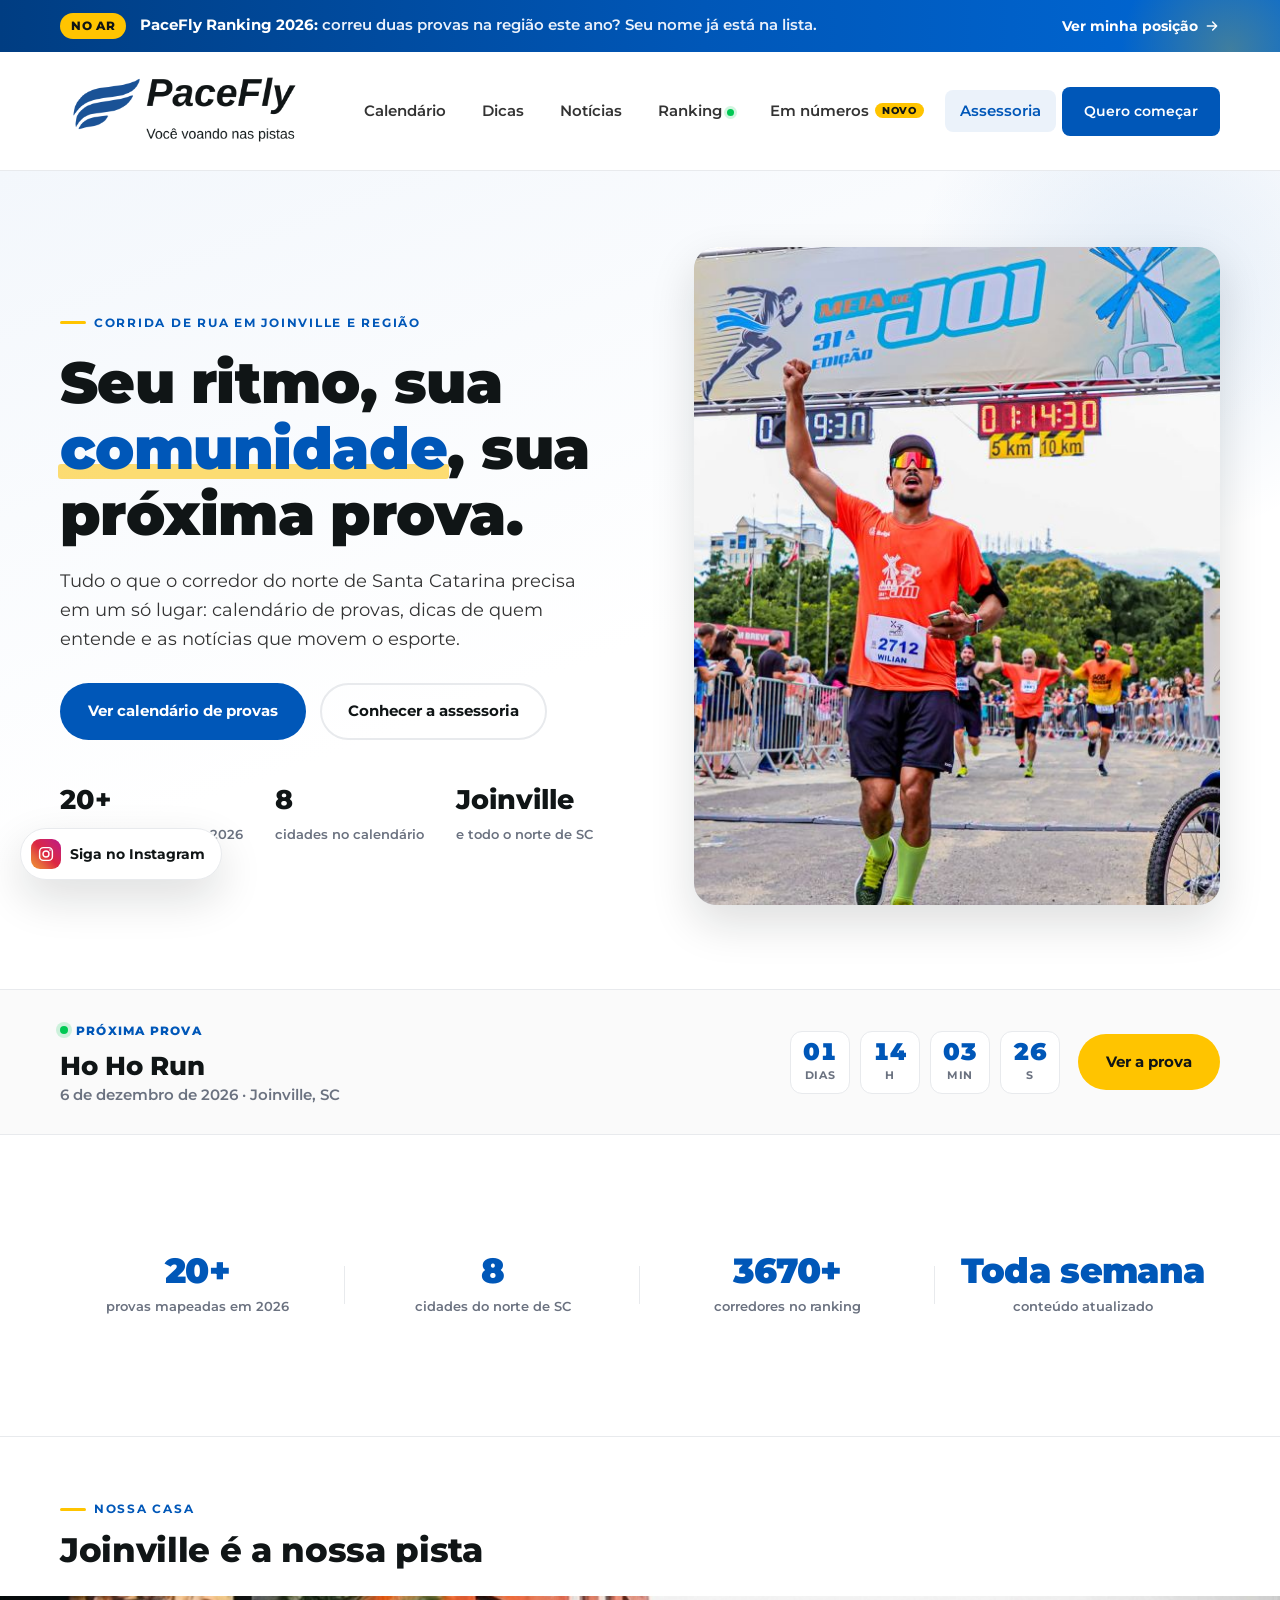
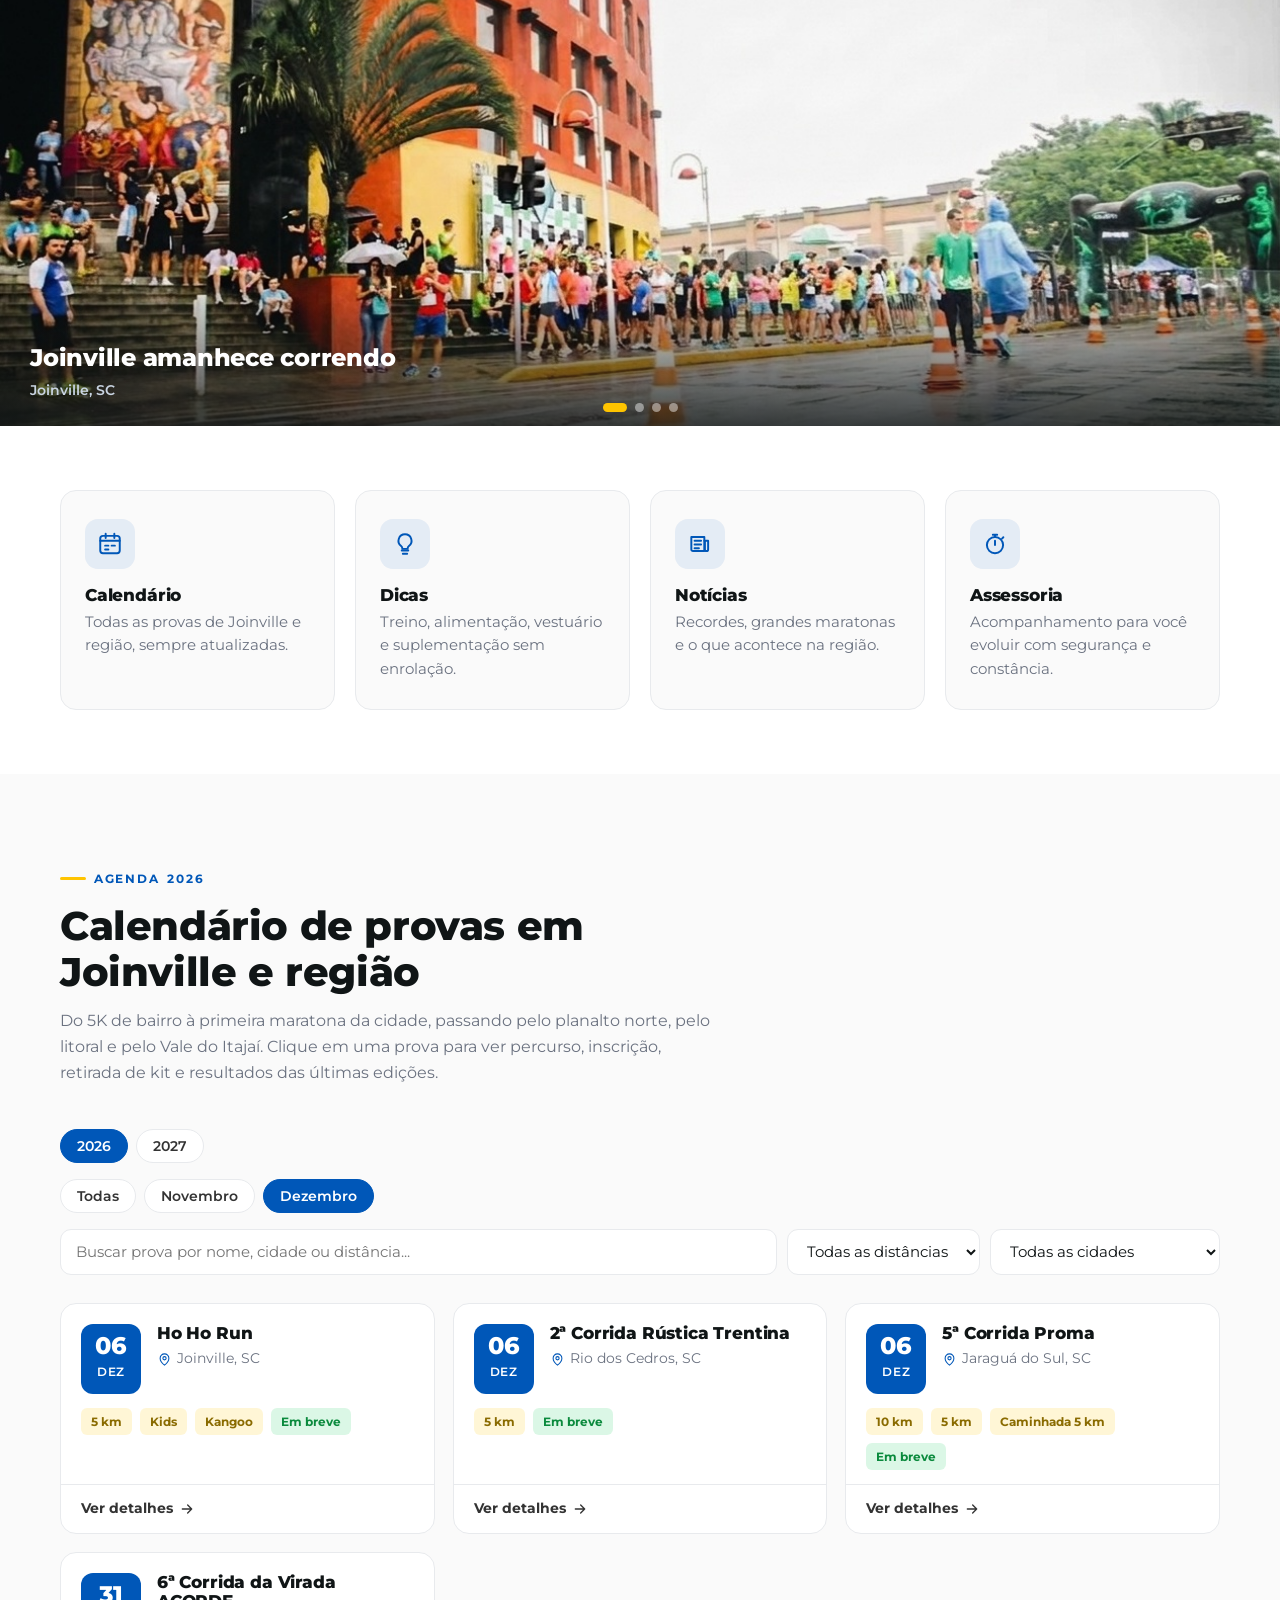
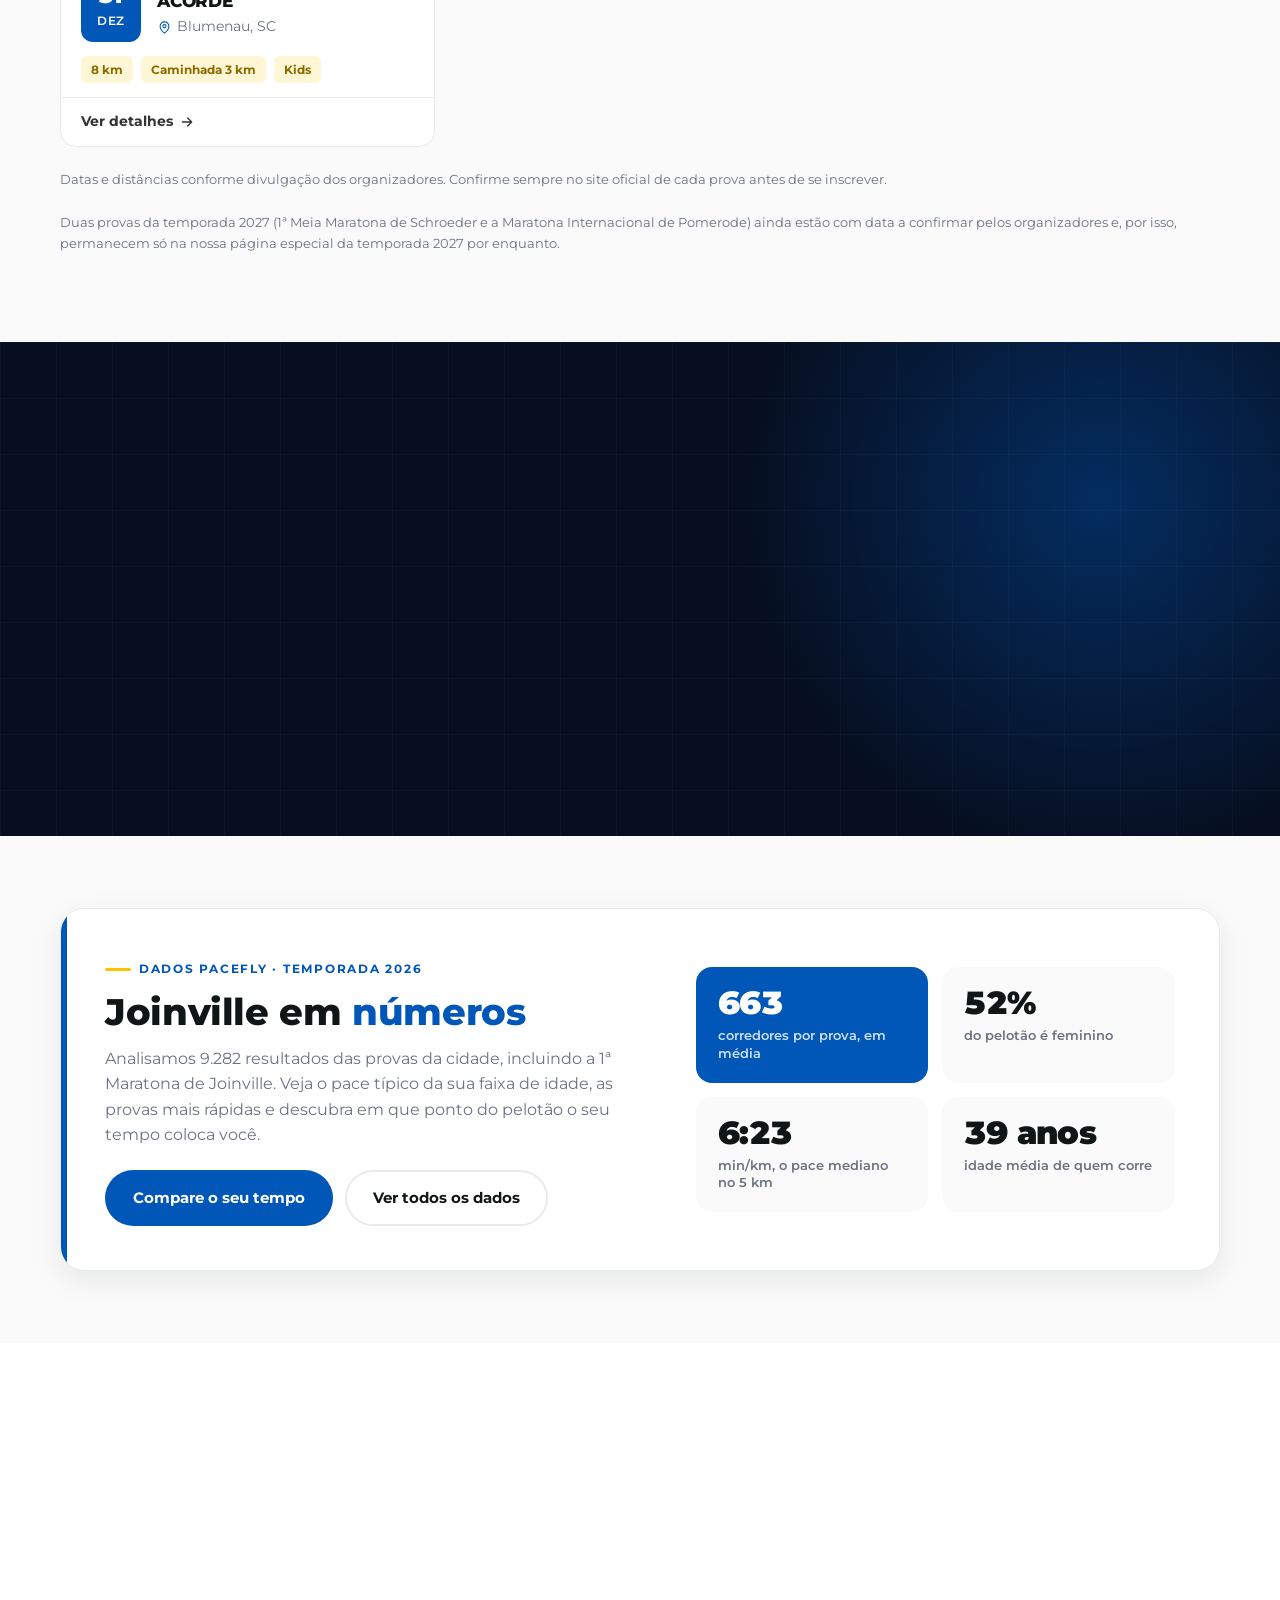
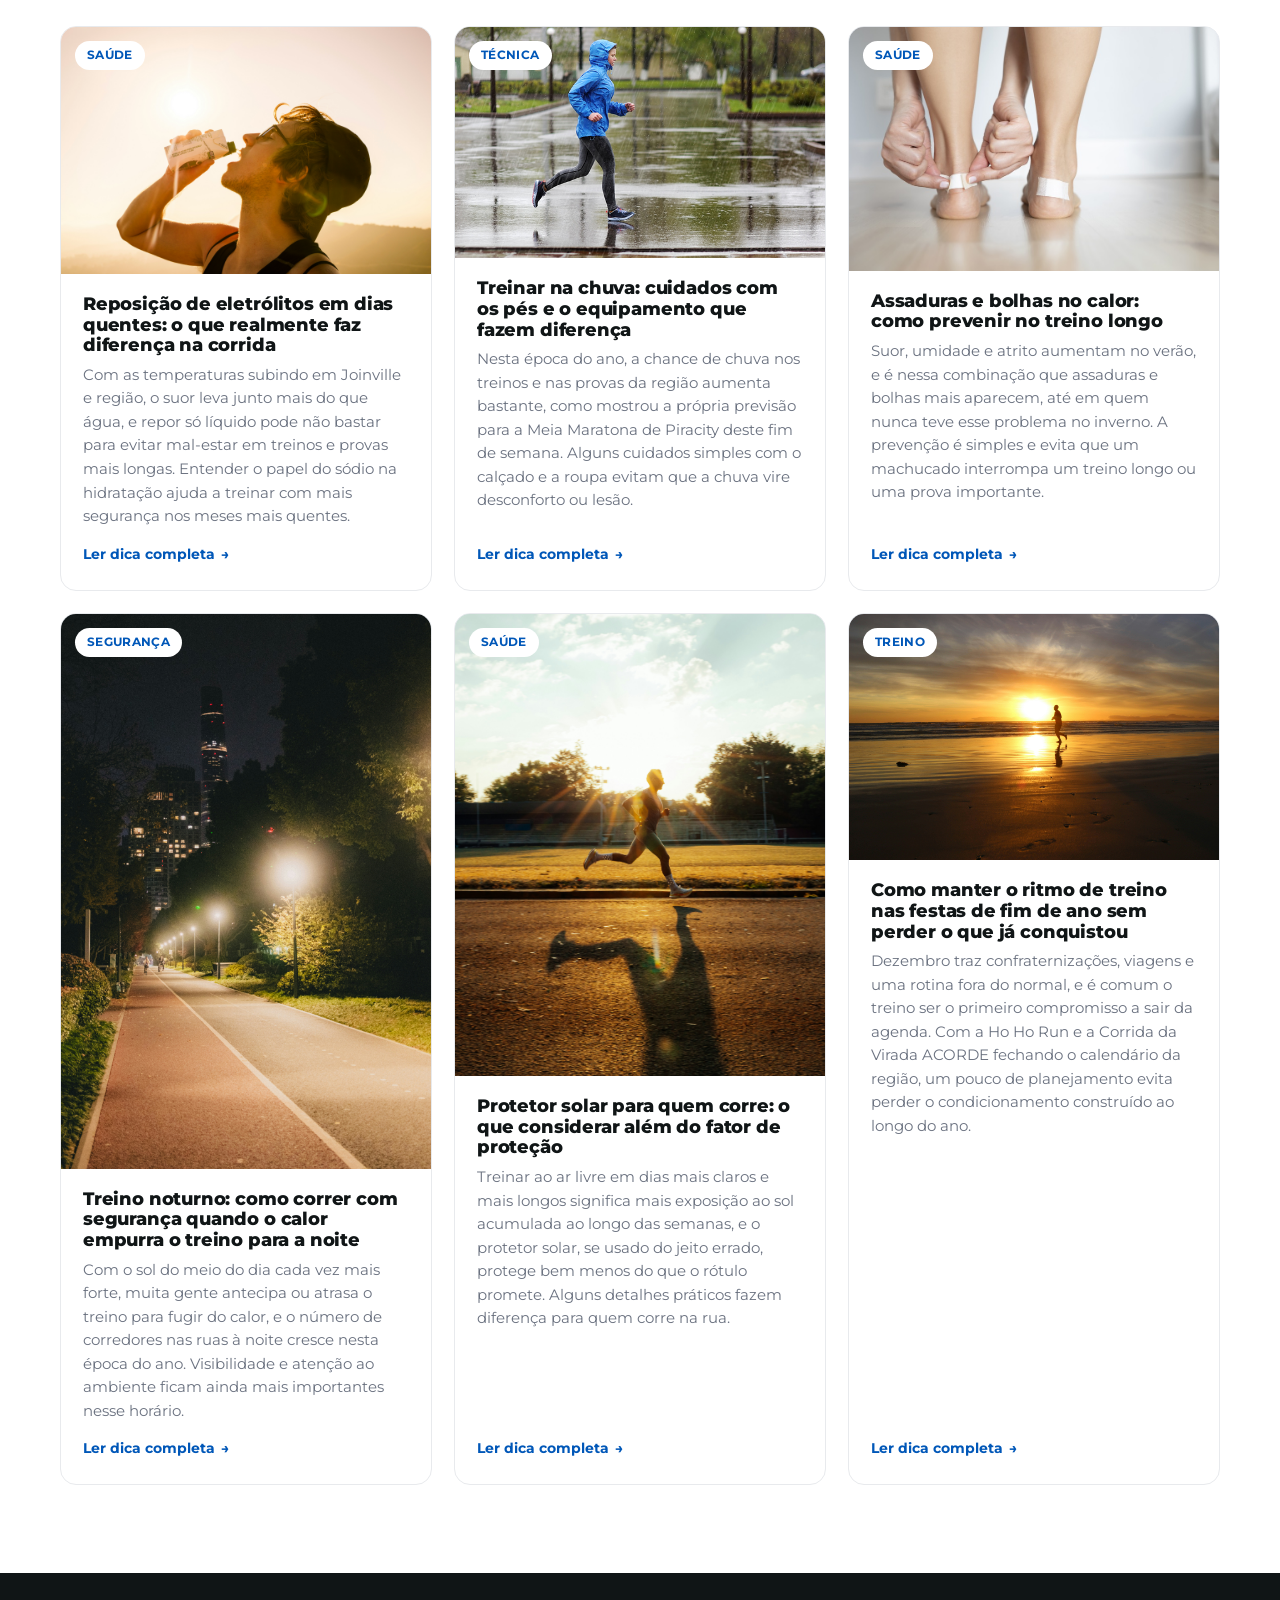
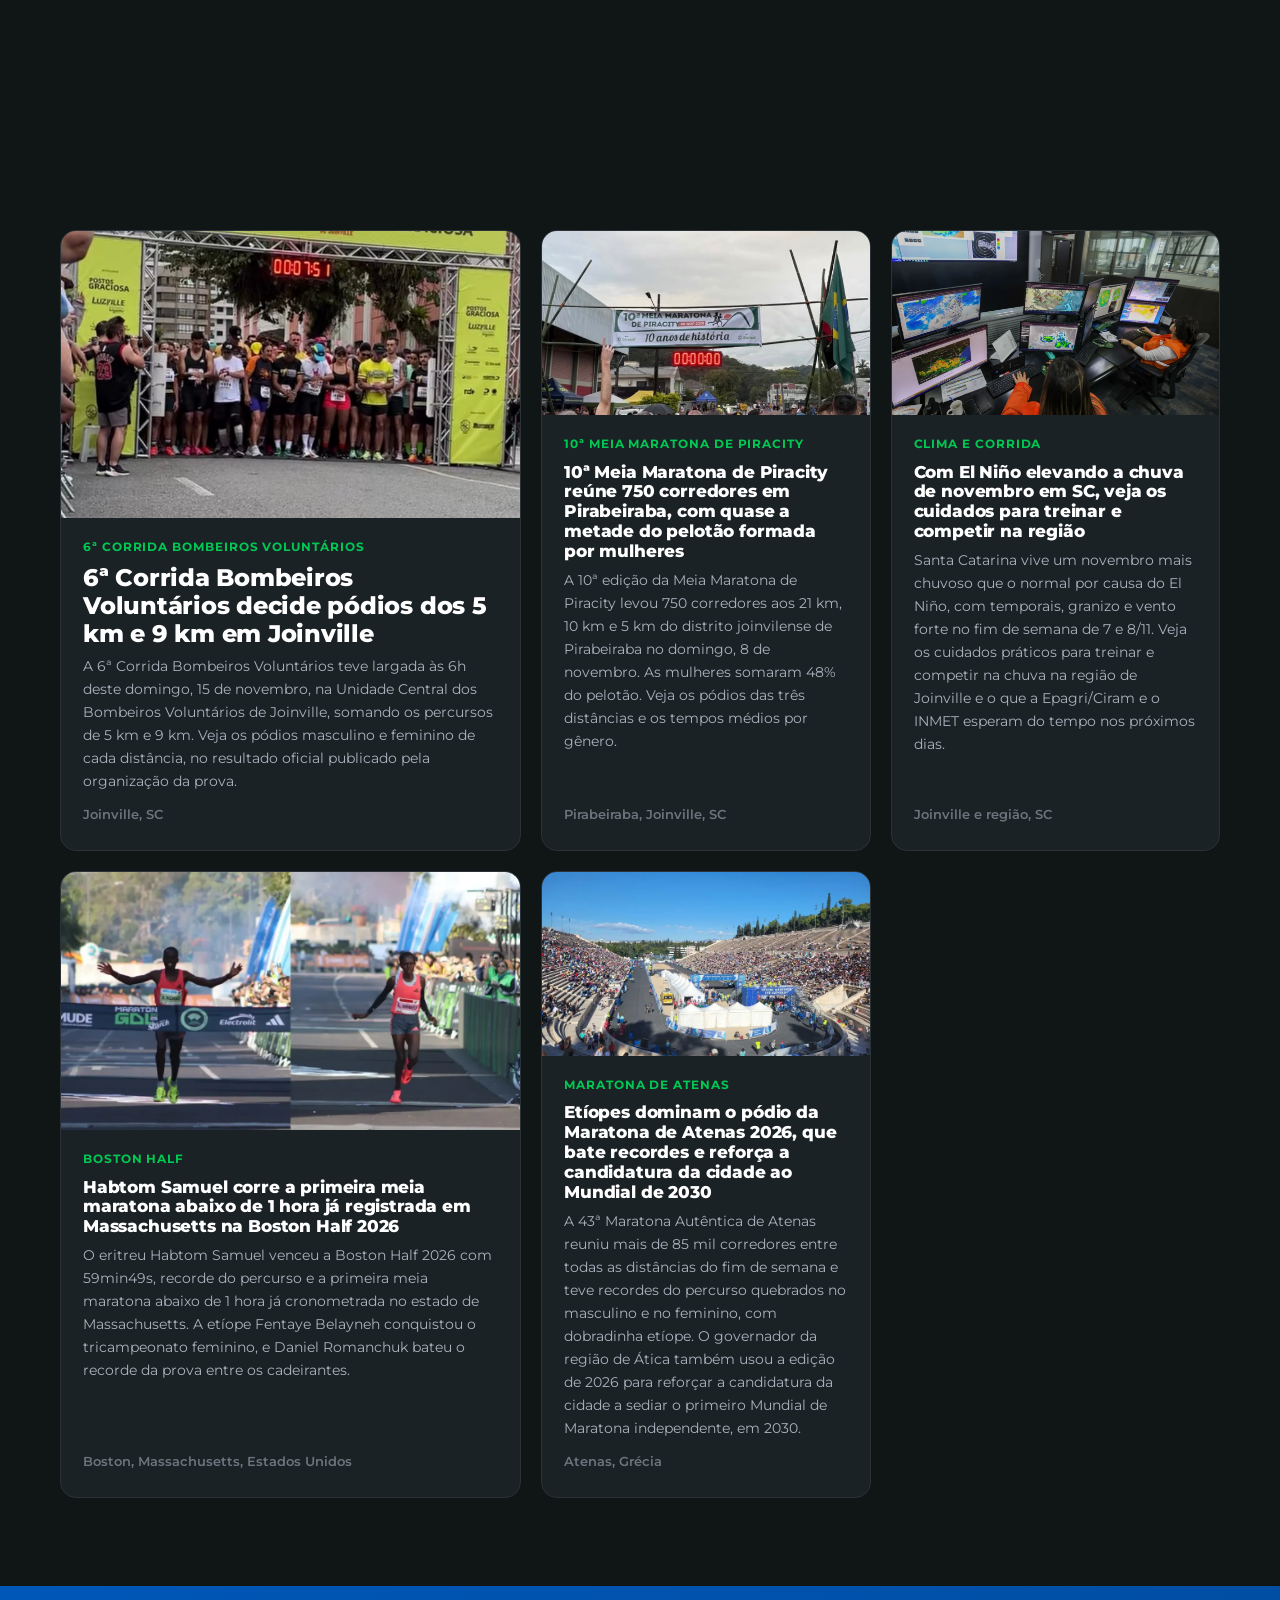
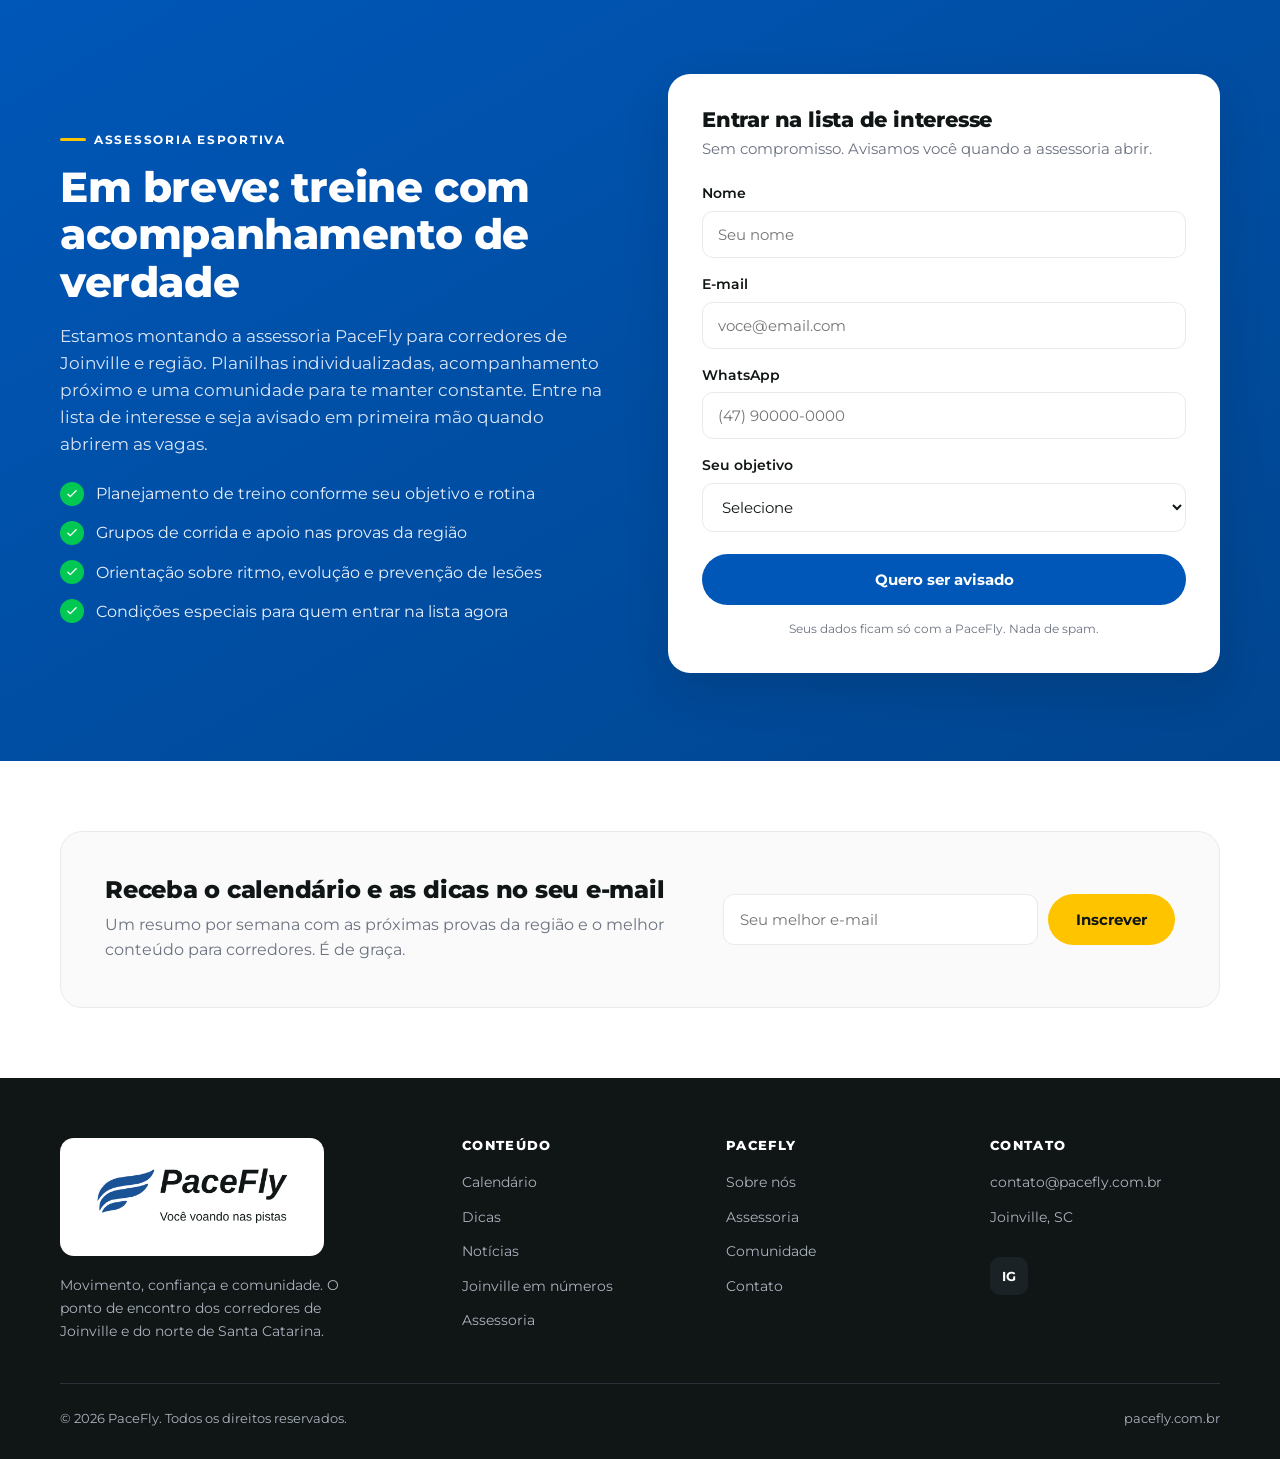
<file: index.html>
<!DOCTYPE html>
<html lang="pt-BR">
<head>
<meta charset="UTF-8">
<meta name="viewport" content="width=device-width, initial-scale=1.0">
<title>PaceFly | Corrida de rua em Joinville e região</title>
<meta name="description" content="Calendário de provas, dicas, notícias e assessoria esportiva para corredores de Joinville e do norte de Santa Catarina.">
<link rel="canonical" href="https://pacefly.com.br/">

<!-- OPEN GRAPH / PREVIEW AO COMPARTILHAR (WhatsApp, Facebook, etc.) -->
<meta property="og:type" content="website">
<meta property="og:site_name" content="PaceFly">
<meta property="og:title" content="PaceFly | Corrida de rua em Joinville e região">
<meta property="og:description" content="Calendário de provas, ranking regional, dicas e notícias da corrida de rua em Joinville e no norte de Santa Catarina.">
<meta property="og:url" content="https://pacefly.com.br/">
<meta property="og:image" content="https://pacefly.com.br/assets/og-institucional.png">
<meta property="og:image:width" content="1200">
<meta property="og:image:height" content="630">
<meta property="og:locale" content="pt_BR">
<meta name="twitter:card" content="summary_large_image">
<meta name="twitter:title" content="PaceFly | Corrida de rua em Joinville e região">
<meta name="twitter:description" content="Calendário de provas, ranking regional, dicas e notícias da corrida de rua em Joinville e no norte de Santa Catarina.">
<meta name="twitter:image" content="https://pacefly.com.br/assets/og-institucional.png">

<link rel="preconnect" href="https://fonts.googleapis.com">
<link rel="preconnect" href="https://fonts.gstatic.com" crossorigin>
<link href="https://fonts.googleapis.com/css2?family=Montserrat:wght@400;500;600;700;800;900&display=swap" rel="stylesheet">
<link rel="stylesheet" href="assets/styles.css">
<link rel="stylesheet" href="assets/rankings.css">

<!-- FAVICON -->
<link rel="icon" type="image/x-icon" href="/favicon.ico">
<link rel="icon" type="image/png" sizes="32x32" href="/favicon-32x32.png">
<link rel="icon" type="image/png" sizes="48x48" href="/favicon-48x48.png"> <!-- Adicione esta linha -->
<link rel="icon" type="image/png" sizes="192x192" href="/favicon-192x192.png">
<link rel="apple-touch-icon" sizes="180x180" href="/apple-touch-icon.png">
<!-- ============================================================
     GOOGLE ANALYTICS
     A tag do GA é injetada pelo Netlify em todas as páginas, então
     NÃO deve ser repetida aqui. O bloco que existia neste ponto
     carregava a propriedade de exemplo G-XXXXXXXXXX, que não existe:
     baixava o script do Google em toda visita sem medir nada.
     Removido em 26/08/2026.
     Para conferir ou trocar o ID: painel do Netlify, no site
     pacefly, em Site configuration e depois Snippet injection.
     ============================================================ -->
</head>
<body>

<!-- BANNER RANKING (no ar desde 30/08/2026)
     O banner leva direto para a página do ranking. O bloqueio que
     existia em site\_redirects foi removido no lançamento. -->
<a class="promo-banner" href="rankings.html">
  <div class="wrap promo-inner">
    <span class="promo-badge">No ar</span>
    <span class="promo-text"><strong>PaceFly Ranking 2026:</strong> correu duas provas na região este ano? Seu nome já está na lista.</span>
    <span class="promo-cta">Ver minha posição <svg viewBox="0 0 24 24" fill="none" stroke="currentColor" stroke-width="2.2" stroke-linecap="round" stroke-linejoin="round"><path d="M5 12h14M13 6l6 6-6 6"/></svg></span>
  </div>
</a>

<!-- HEADER -->
<header>
  <div class="wrap nav">
    <a href="index.html#top" class="brand"><img src="assets/PaceFly_Logo_Oficial.png" alt="PaceFly - Você voando nas pistas"></a>
    <nav class="menu" id="menu">
      <a href="#calendario">Calendário</a>
      <a href="#dicas">Dicas</a>
      <a href="#noticias">Notícias</a>
      <a href="rankings.html" class="nav-rk">Ranking<span class="nav-rk-dot"></span></a>
      <a href="joinville-em-numeros.html">Em números<span class="nav-novo">novo</span></a>
      <a href="#assessoria">Assessoria</a>
      <a href="#assessoria" class="btn btn-azul">Quero começar</a>
    </nav>
    <button class="burger" id="burger" aria-label="Menu"><span></span><span></span><span></span></button>
  </div>
</header>

<!-- HERO -->
<section class="hero" id="top">
  <div class="wrap hero-grid">
    <div>
      <span class="eyebrow">Corrida de rua em Joinville e região</span>
      <h1>Seu ritmo, sua <span>comunidade</span>, sua próxima prova.</h1>
      <p class="lead">Tudo o que o corredor do norte de Santa Catarina precisa em um só lugar: calendário de provas, dicas de quem entende e as notícias que movem o esporte.</p>
      <div class="hero-cta">
        <a href="#calendario" class="btn btn-azul">Ver calendário de provas</a>
        <a href="#assessoria" class="btn btn-ghost">Conhecer a assessoria</a>
      </div>
      <div class="hero-stats">
        <div><b>20+</b><small>provas mapeadas em 2026</small></div>
        <div><b>8</b><small>cidades no calendário</small></div>
        <div><b>Joinville</b><small>e todo o norte de SC</small></div>
      </div>
    </div>
    <div class="hero-visual">
      <img src="imagens/hero/imagem.JPG" onerror="if(!this.dataset.t){this.dataset.t=1;this.src='imagens/hero/imagem.jpg'}else{this.onerror=null;this.src='https://images.pexels.com/photos/18408962/pexels-photo-18408962.jpeg?auto=compress&cs=tinysrgb&w=1000'}" alt="Corredor cruzando a linha de chegada da Meia de JOI" style="object-position:center">
    </div>
  </div>
</section>

<!-- CONTAGEM REGRESSIVA - proxima prova (preenchida pelo ui.js) -->
<section class="cd-sec" id="countdown" hidden>
  <div class="wrap cd-wrap">
    <div class="cd-info">
      <span class="cd-eyebrow"><span class="cd-dot"></span> Próxima prova</span>
      <h2 class="cd-nome" id="cdNome"></h2>
      <p class="cd-meta" id="cdMeta"></p>
    </div>
    <div class="cd-right">
      <div class="cd-clock" id="cdClock" aria-live="polite"></div>
      <a class="btn btn-amar" id="cdLink" href="#calendario">Ver a prova</a>
    </div>
  </div>
</section>

<!-- PROVAS SOCIAIS -->
<section class="provas-sociais" aria-label="PaceFly em números">
  <div class="wrap ps-grid">
    <div class="ps-item"><b>20+</b><small>provas mapeadas em 2026</small></div>
    <div class="ps-item"><b>8</b><small>cidades do norte de SC</small></div>
    <div class="ps-item"><b id="psRanking">no ar</b><small>corredores no ranking</small></div>
    <div class="ps-item"><b>Toda semana</b><small>conteúdo atualizado</small></div>
  </div>
</section>

<!-- VITRINE DA CIDADE -->
<section class="cidade-sec" id="cidade">
  <div class="wrap">
    <div class="cidade-head">
      <span class="eyebrow">Nossa casa</span>
      <h2>Joinville é a nossa pista</h2>
    </div>
  </div>
  <div class="cidade-banner" id="cidadeBanner">
    <div class="cidade-slides" id="cidadeSlides"></div>
    <button class="cidade-nav prev" id="cidadePrev" aria-label="Foto anterior"><svg viewBox="0 0 24 24" fill="none" stroke="currentColor" stroke-width="2.2" stroke-linecap="round" stroke-linejoin="round"><path d="M15 6l-6 6 6 6"/></svg></button>
    <button class="cidade-nav next" id="cidadeNext" aria-label="Próxima foto"><svg viewBox="0 0 24 24" fill="none" stroke="currentColor" stroke-width="2.2" stroke-linecap="round" stroke-linejoin="round"><path d="M9 6l6 6-6 6"/></svg></button>
    <div class="cidade-dots" id="cidadeDots"></div>
  </div>
</section>

<!-- PILARES -->
<section class="pilares-sec">
  <div class="wrap">
    <div class="pilares">
      <div class="pilar">
        <span class="ic">
          <svg viewBox="0 0 24 24" fill="none" stroke="currentColor" stroke-width="1.8" stroke-linecap="round" stroke-linejoin="round"><rect x="3" y="4.5" width="18" height="16" rx="2.5"/><path d="M3 9h18M8 2.5v4M16 2.5v4"/><path d="M7.5 13.5h3M13.5 13.5h3M7.5 17h3"/></svg>
        </span>
        <h3>Calendário</h3>
        <p>Todas as provas de Joinville e região, sempre atualizadas.</p>
      </div>
      <div class="pilar">
        <span class="ic">
          <svg viewBox="0 0 24 24" fill="none" stroke="currentColor" stroke-width="1.8" stroke-linecap="round" stroke-linejoin="round"><path d="M9 18h6M10 21h4"/><path d="M12 3a6 6 0 0 0-3.6 10.8c.6.45 1 1.15 1.1 1.9l.1.8h4.8l.1-.8c.1-.75.5-1.45 1.1-1.9A6 6 0 0 0 12 3Z"/></svg>
        </span>
        <h3>Dicas</h3>
        <p>Treino, alimentação, vestuário e suplementação sem enrolação.</p>
      </div>
      <div class="pilar">
        <span class="ic">
          <svg viewBox="0 0 24 24" fill="none" stroke="currentColor" stroke-width="1.8" stroke-linecap="round" stroke-linejoin="round"><path d="M4 5.5h12v13H5.5A1.5 1.5 0 0 1 4 17V5.5Z"/><path d="M16 9h3.5v8a1.5 1.5 0 0 1-3 0V9Z"/><path d="M7 9h6M7 12.5h6M7 16h4"/></svg>
        </span>
        <h3>Notícias</h3>
        <p>Recordes, grandes maratonas e o que acontece na região.</p>
      </div>
      <div class="pilar">
        <span class="ic">
          <svg viewBox="0 0 24 24" fill="none" stroke="currentColor" stroke-width="1.8" stroke-linecap="round" stroke-linejoin="round"><circle cx="12" cy="13" r="7.5"/><path d="M12 13V9M12 3.5v2M10 3.5h4M18.5 7l1.2-1.2"/></svg>
        </span>
        <h3>Assessoria</h3>
        <p>Acompanhamento para você evoluir com segurança e constância.</p>
      </div>
    </div>
  </div>
</section>

<!-- Banner "Temporada 2027" removido em 15/11/2026 (autorizado pelo gestor):
     o calendario principal agora inclui as provas de 2027 ja confirmadas,
     com filtro de ano. A mencao as novidades da temporada 2027 que ainda
     so estao em calendario-2027.html foi movida para dentro da secao
     #calendario (nota abaixo do calGrid). A pagina calendario-2027.html
     continua no ar, inalterada, so para compartilhamento via link direto. -->

<!-- CALENDARIO -->
<section id="calendario">
  <div class="wrap">
    <div class="sec-head">
      <span class="eyebrow">Agenda <span id="calEyebrowAno">2026</span></span>
      <h2>Calendário de provas em Joinville e região</h2>
      <p>Do 5K de bairro à primeira maratona da cidade, passando pelo planalto norte, pelo litoral e pelo Vale do Itajaí. Clique em uma prova para ver percurso, inscrição, retirada de kit e resultados das últimas edições.</p>
    </div>

    <div class="cal-filtros" id="calFiltrosAno">
      <button class="chip on" data-ano="2026">2026</button>
      <button class="chip" data-ano="2027">2027</button>
    </div>

    <div class="cal-filtros" id="calFiltros">
      <button class="chip" data-mes="todos" data-ano="todos">Todas</button>
      <button class="chip on" data-mes="11" data-ano="2026">Novembro</button>
      <button class="chip" data-mes="12" data-ano="2026">Dezembro</button>
      <button class="chip" data-mes="01" data-ano="2027">Janeiro</button>
      <button class="chip" data-mes="02" data-ano="2027">Fevereiro</button>
      <button class="chip" data-mes="03" data-ano="2027">Março</button>
      <button class="chip" data-mes="04" data-ano="2027">Abril</button>
      <button class="chip" data-mes="05" data-ano="2027">Maio</button>
      <button class="chip" data-mes="06" data-ano="2027">Junho</button>
      <button class="chip" data-mes="07" data-ano="2027">Julho</button>
      <button class="chip" data-mes="08" data-ano="2027">Agosto</button>
    </div>

    <div class="cal-busca">
      <input type="search" id="calBusca" placeholder="Buscar prova por nome, cidade ou distância...">
      <select id="calDist" aria-label="Filtrar por distância"></select>
      <select id="calCidade" aria-label="Filtrar por cidade"></select>
    </div>

    <div class="cal-grid" id="calGrid"></div>
    <p class="cal-nota">Datas e distâncias conforme divulgação dos organizadores. Confirme sempre no site oficial de cada prova antes de se inscrever.</p>
    <p class="cal-nota">Duas provas da temporada 2027 (1ª Meia Maratona de Schroeder e a Maratona Internacional de Pomerode) ainda estão com data a confirmar pelos organizadores e, por isso, permanecem só na nossa <a href="calendario-2027.html">página especial da temporada 2027</a> por enquanto.</p>
  </div>
</section>

<!-- RANKING (bloco de chamada para a página completa) -->
<section id="ranking-home" class="rkh">
  <div class="rkh-mesh"></div>
  <div class="rkh-glow"></div>
  <div class="wrap rkh-inner">
    <div class="rkh-txt">
      <span class="rkh-live"><span class="dot"></span>No ar · Temporada 2026</span>
      <h2>Você está no <span>ranking</span> dos corredores da região?</h2>
      <p>Correu duas provas ou mais no Norte de SC este ano? Seu nome já foi apurado. Busque pelo nome e veja sua posição, seus pontos e quantas provas você já tem na temporada.</p>
      <form class="rkh-busca" action="rankings.html" method="get">
        <input type="text" name="q" placeholder="Digite seu nome" aria-label="Buscar seu nome no ranking">
        <button type="submit">Buscar</button>
      </form>
      <a href="rankings.html" class="rkh-link">Ver o ranking completo
        <svg viewBox="0 0 24 24" fill="none" stroke="currentColor" stroke-width="2.2" stroke-linecap="round" stroke-linejoin="round"><path d="M5 12h14M13 6l6 6-6 6"/></svg>
      </a>
    </div>
    <div class="rkh-podio" id="rkhPodio"></div>
  </div>
</section>
<script>
// Pódio do ranking na home. Lê o mesmo arquivo da página completa, então
// atualiza sozinho a cada nova apuração. Se falhar, o bloco some sem quebrar.
(function(){
  var alvo = document.getElementById('rkhPodio');
  if(!alvo) return;
  fetch('assets/ranking_2026.json',{cache:'no-store'})
    .then(function(r){ return r.ok ? r.json() : Promise.reject(); })
    .then(function(d){
      var t3 = (d.atletas||[]).slice(0,3);
      if(t3.length < 3){ alvo.style.display='none'; return; }
      var cls = ['p1','p2','p3'];
      alvo.innerHTML = t3.map(function(a,i){
        var nome = String(a.n||'').replace(/[&<>"]/g,function(c){
          return {'&':'&amp;','<':'&lt;','>':'&gt;','"':'&quot;'}[c];
        });
        return '<div class="rkh-pod '+cls[i]+'">'
             +   '<div class="rkh-med">'+a.p+'</div>'
             +   '<div class="rkh-nm">'+nome+'</div>'
             +   '<div class="rkh-pt">'+a.pt+' <span>pts</span></div>'
             + '</div>';
      }).join('');
    })
    .catch(function(){ alvo.style.display='none'; });
})();
</script>

<!-- ===== NOVO: chamada para a página Joinville em números ===== -->
<section class="jnh" id="em-numeros">
  <div class="wrap">
    <div class="jnh-card">
      <div class="jnh-txt">
        <span class="eyebrow">Dados PaceFly · Temporada 2026</span>
        <h2>Joinville em <span>números</span></h2>
        <p>Analisamos 9.282 resultados das provas da cidade, incluindo a 1ª Maratona de Joinville. Veja o pace típico da sua faixa de idade, as provas mais rápidas e descubra em que ponto do pelotão o seu tempo coloca você.</p>
        <div class="jnh-acoes">
          <a href="joinville-em-numeros.html#onde-voce-esta" class="btn btn-azul">Compare o seu tempo</a>
          <a href="joinville-em-numeros.html" class="btn btn-ghost">Ver todos os dados</a>
        </div>
      </div>
      <div class="jnh-kpis">
        <div class="jnh-kpi dest"><b>663</b><small>corredores por prova, em média</small></div>
        <div class="jnh-kpi"><b>52%</b><small>do pelotão é feminino</small></div>
        <div class="jnh-kpi"><b>6:23</b><small>min/km, o pace mediano no 5 km</small></div>
        <div class="jnh-kpi"><b>39 anos</b><small>idade média de quem corre</small></div>
      </div>
    </div>
  </div>
</section>

<!-- DICAS -->
<section id="dicas">
  <div class="wrap">
    <div class="sec-head">
      <span class="eyebrow">Para correr melhor</span>
      <h2>Dicas de quem vive a corrida</h2>
      <p>Conteúdo prático para treinar com mais inteligência, se alimentar bem e chegar inteiro no dia da prova, com atenção ao clima do inverno catarinense.</p>
    </div>
    <div class="dicas-grid" id="dicasGrid"></div>
  </div>
</section>

<!-- NOTICIAS -->
<section id="noticias">
  <div class="wrap">
    <div class="sec-head">
      <span class="eyebrow">Universo da corrida</span>
      <h2>Notícias que movem o esporte</h2>
      <p>Recordes, grandes maratonas e as novidades do circuito no Brasil e no mundo.</p>
    </div>
    <div class="news-grid" id="newsGrid"></div>
  </div>
</section>

<!-- ASSESSORIA -->
<section id="assessoria">
  <div class="wrap assess-grid">
    <div>
      <span class="eyebrow">Assessoria esportiva</span>
      <h2>Em breve: treine com acompanhamento de verdade</h2>
      <p class="lead">Estamos montando a assessoria PaceFly para corredores de Joinville e região. Planilhas individualizadas, acompanhamento próximo e uma comunidade para te manter constante. Entre na lista de interesse e seja avisado em primeira mão quando abrirem as vagas.</p>
      <ul class="assess-list">
        <li><span class="ck"><svg viewBox="0 0 24 24" fill="none" stroke="currentColor" stroke-width="2.4" stroke-linecap="round" stroke-linejoin="round"><path d="M5 12.5l4 4 10-10"/></svg></span> Planejamento de treino conforme seu objetivo e rotina</li>
        <li><span class="ck"><svg viewBox="0 0 24 24" fill="none" stroke="currentColor" stroke-width="2.4" stroke-linecap="round" stroke-linejoin="round"><path d="M5 12.5l4 4 10-10"/></svg></span> Grupos de corrida e apoio nas provas da região</li>
        <li><span class="ck"><svg viewBox="0 0 24 24" fill="none" stroke="currentColor" stroke-width="2.4" stroke-linecap="round" stroke-linejoin="round"><path d="M5 12.5l4 4 10-10"/></svg></span> Orientação sobre ritmo, evolução e prevenção de lesões</li>
        <li><span class="ck"><svg viewBox="0 0 24 24" fill="none" stroke="currentColor" stroke-width="2.4" stroke-linecap="round" stroke-linejoin="round"><path d="M5 12.5l4 4 10-10"/></svg></span> Condições especiais para quem entrar na lista agora</li>
      </ul>
    </div>

    <div class="form-card">
      <div id="formArea">
        <h3>Entrar na lista de interesse</h3>
        <p class="sub">Sem compromisso. Avisamos você quando a assessoria abrir.</p>
        <!-- ============================================================
             FORMSPREE - Formulário de interesse
             1. Acesse formspree.io e crie uma conta com contato@pacefly.com.br
             2. Clique em "New Form" → nomeie "Assessoria PaceFly"
             3. Copie o endpoint (ex: https://formspree.io/f/xyzxyz)
             4. Substitua FORMSPREE_ENDPOINT_AQUI abaixo pelo seu endpoint
             ============================================================ -->
        <form id="leadForm" action="https://formspree.io/f/xvzjjnqa" method="POST">
          <input type="hidden" name="_subject" value="Nova lead - Assessoria PaceFly">
          <div class="field">
            <label for="nome">Nome</label>
            <input type="text" id="nome" name="nome" placeholder="Seu nome" required>
          </div>
          <div class="field">
            <label for="email">E-mail</label>
            <input type="email" id="email" name="email" placeholder="voce@email.com" required>
          </div>
          <div class="field">
            <label for="whats">WhatsApp</label>
            <input type="tel" id="whats" name="whats" placeholder="(47) 90000-0000">
          </div>
          <div class="field">
            <label for="obj">Seu objetivo</label>
            <select id="obj" name="obj">
              <option value="">Selecione</option>
              <option>Começar a correr</option>
              <option>Fazer meu primeiro 5K ou 10K</option>
              <option>Encarar uma meia ou maratona</option>
              <option>Melhorar meu tempo</option>
              <option>Voltar a treinar com constância</option>              
            </select>
          </div>
          <button type="submit" class="btn btn-azul btn-full">Quero ser avisado</button>
          <p class="form-note">Seus dados ficam só com a PaceFly. Nada de spam.</p>
        </form>
      </div>
      <div class="form-ok" id="formOk">
        <div class="big"><svg viewBox="0 0 24 24" fill="none" stroke="currentColor" stroke-width="2.4" stroke-linecap="round" stroke-linejoin="round"><path d="M5 12.5l4 4 10-10"/></svg></div>
        <h3>Tudo certo!</h3>
        <p>Você entrou na lista de interesse da assessoria PaceFly. Assim que abrirmos as vagas, você será um dos primeiros a saber.</p>
      </div>
    </div>
  </div>
</section>

<!-- NEWSLETTER -->
<section class="nl-sec" id="newsletter">
  <div class="wrap">
    <div class="news-cta">
      <div>
        <h3>Receba o calendário e as dicas no seu e-mail</h3>
        <p>Um resumo por semana com as próximas provas da região e o melhor conteúdo para corredores. É de graça.</p>
      </div>
      <!-- ============================================================
           MAILCHIMP - Newsletter
           1. Acesse mailchimp.com e crie uma conta
           2. Crie uma Audience (lista)
           3. Vá em Audience > Signup Forms > Embedded Forms
           4. Copie a URL do campo action="" do formulário gerado
              (ex: https://xyz.us1.list-manage.com/subscribe/post?u=abc&id=123)
           5. Substitua MAILCHIMP_POST_URL_AQUI abaixo por essa URL
           ============================================================ -->
      <form class="nl-form" id="nlForm">
        <input type="email" id="nlEmail" name="EMAIL" placeholder="Seu melhor e-mail" required>
        <button type="submit" class="btn btn-amar" id="nlBtn">Inscrever</button>
      </form>
    </div>
  </div>
</section>

<!-- FOOTER -->
<footer>
  <div class="wrap">
    <div class="foot-grid">
      <div>
        <span class="foot-logo"><img src="assets/PaceFly_Logo_Oficial.png" alt="PaceFly"></span>
        <p class="desc">Movimento, confiança e comunidade. O ponto de encontro dos corredores de Joinville e do norte de Santa Catarina.</p>
      </div>
      <div>
        <h4>Conteúdo</h4>
        <ul>
          <li><a href="#calendario">Calendário</a></li>
          <li><a href="#dicas">Dicas</a></li>
          <li><a href="#noticias">Notícias</a></li>
          <li><a href="joinville-em-numeros.html">Joinville em números</a></li>
          <li><a href="#assessoria">Assessoria</a></li>
        </ul>
      </div>
      <div>
        <h4>PaceFly</h4>
        <ul>
          <li><a href="#top">Sobre nós</a></li>
          <li><a href="#assessoria">Assessoria</a></li>
          <li><a href="#top">Comunidade</a></li>
          <li><a href="mailto:contato@pacefly.com.br">Contato</a></li>
        </ul>
      </div>
      <div>
        <h4>Contato</h4>
        <ul>
          <li><a href="mailto:contato@pacefly.com.br">contato@pacefly.com.br</a></li>
          <li><span>Joinville, SC</span></li>
        </ul>
        <div class="social">
          <div class="social">
  <a href="https://www.instagram.com/paceflyrunning" target="_blank" rel="noopener" aria-label="Instagram">IG</a>
</div>
        </div>
      </div>
    </div>
    <div class="foot-bot">
      <span>© 2026 PaceFly. Todos os direitos reservados.</span>
      <span>pacefly.com.br</span>
    </div>
  </div>
</footer>

<script src="assets/data.js"></script>
<script>
  // Menu mobile
  const burger=document.getElementById('burger'), menu=document.getElementById('menu');
  burger.addEventListener('click',()=>menu.classList.toggle('open'));
  menu.querySelectorAll('a').forEach(a=>a.addEventListener('click',()=>menu.classList.remove('open')));

  const hoje=(function(){var d=new Date();d.setHours(0,0,0,0);return d;})(); // data real de hoje
  const eventos=window.PACEFLY_EVENTOS||[];
  const grid=document.getElementById('calGrid');
  const pinSVG='<svg class="pin" viewBox="0 0 24 24" fill="none" stroke="currentColor" stroke-width="1.7" stroke-linecap="round" stroke-linejoin="round"><path d="M12 21s7-5.2 7-11a7 7 0 0 0-14 0c0 5.8 7 11 7 11Z"/><circle cx="12" cy="10" r="2.6"/></svg>';
  const setaSVG='<svg viewBox="0 0 24 24" fill="none" stroke="currentColor" stroke-width="2" stroke-linecap="round" stroke-linejoin="round"><path d="M5 12h14M13 6l6 6-6 6"/></svg>';

  const busca=document.getElementById('calBusca');
  const selDist=document.getElementById('calDist');
  const selCidade=document.getElementById('calCidade');
  const anoChips=document.querySelectorAll('#calFiltrosAno .chip');
  const mesChips=document.querySelectorAll('#calFiltros .chip');
  const eyebrowAno=document.getElementById('calEyebrowAno');

  // padrao: ano atual e mes atual (de hoje), para nao sobrecarregar a rolagem.
  // se nao houver chip de mes cadastrado para o mes atual do ano atual
  // (ex.: mes sem prova nenhuma), cai para "Todas" daquele ano.
  let fAno=String(hoje.getFullYear());
  let fMesAtual=String(hoje.getMonth()+1).padStart(2,'0');
  let fMes=[...mesChips].some(c=>c.dataset.ano===fAno && c.dataset.mes===fMesAtual) ? fMesAtual : 'todos';

  // popular filtros de distancia e cidade a partir das provas cadastradas
  (function(){
    const dists=new Set(), cidades=new Set();
    eventos.forEach(e=>{ (e.distancias||[]).forEach(d=>dists.add(d)); if(e.cidade) cidades.add(e.cidade); });
    const ordDist=[...dists].sort((a,b)=>(parseFloat(a)||99)-(parseFloat(b)||99));
    if(selDist) selDist.innerHTML='<option value="">Todas as distâncias</option>'+ordDist.map(d=>`<option>${d}</option>`).join('');
    if(selCidade) selCidade.innerHTML='<option value="">Todas as cidades</option>'+[...cidades].sort((a,b)=>a.localeCompare(b)).map(c=>`<option>${c}</option>`).join('');
  })();

  // mostra so os chips de mes do ano selecionado (mais o chip "Todas"),
  // e mantem os estados "on" de ano/mes em sincronia com fAno/fMes.
  function syncChips(){
    anoChips.forEach(c=>c.classList.toggle('on', c.dataset.ano===fAno));
    mesChips.forEach(c=>{
      const doAno=c.dataset.ano==='todos' || c.dataset.ano===fAno;
      c.style.display=doAno?'':'none';
      c.classList.toggle('on', c.dataset.mes===fMes);
    });
    if(eyebrowAno) eyebrowAno.textContent=fAno;
  }
  syncChips();

  function render(lista){
    grid.innerHTML='';
    lista.forEach(e=>{
      const dataEv=new Date(e.ano,parseInt(e.mes)-1,parseInt(e.dia));
      const dias=Math.round((dataEv-hoje)/86400000);
      const encerrada=window.pfInscricoesEncerradas?window.pfInscricoesEncerradas(e):false;
      const soon=!encerrada&&dias>=0&&dias<=14;
      const dist=e.distancias.slice(0,3).map(d=>`<span class="tag km">${d}</span>`).join('');
      const a=document.createElement('a');
      a.className='evt'+(e.destaque?' evt-destaque':'');
      a.href='evento.html?id='+e.id;
      a.innerHTML=`
        <div class="evt-top">
          <div class="evt-date"><b>${e.dia}</b><small>${e.mesTxt}</small></div>
          <div class="evt-info">
            <h3>${e.nome}</h3>
            <span class="loc">${pinSVG}${e.cidade}</span>
          </div>
        </div>
        <div class="evt-foot">
          ${dist}
          ${soon?'<span class="tag soon">Em breve</span>':''}
          ${encerrada?'<span class="tag encerrada">Inscrições encerradas</span>':''}
          ${e.parceiro==='sim'?'<span class="tag parceiro">Parceiro PaceFly</span>':''}
        </div>
        <span class="evt-cta">Ver detalhes ${setaSVG}</span>`;
      grid.appendChild(a);
    });
    if(!lista.length){grid.innerHTML='<p class="cal-vazio">Nenhuma prova encontrada com esses filtros. Tente limpar a busca ou trocar mês, distância ou cidade.</p>';}
  }

  function aplicar(){
    const q=((busca&&busca.value)||'').trim().toLowerCase();
    const d=(selDist&&selDist.value)||'';
    const c=(selCidade&&selCidade.value)||'';
    const lista=eventos.filter(e=>{
      if(String(e.ano)!==fAno) return false;
      if(fMes!=='todos' && e.mes!==fMes) return false;
      if(d && !(e.distancias||[]).includes(d)) return false;
      if(c && e.cidade!==c) return false;
      if(q){
        const alvo=(e.nome+' '+e.cidade+' '+(e.largada||'')+' '+(e.distancias||[]).join(' ')).toLowerCase();
        if(alvo.indexOf(q)<0) return false;
      }
      return true;
    });
    render(lista);
  }
  aplicar();

  mesChips.forEach(chipEl=>{
    chipEl.addEventListener('click',()=>{
      fMes=chipEl.dataset.mes;
      syncChips();
      aplicar();
    });
  });
  anoChips.forEach(chipEl=>{
    chipEl.addEventListener('click',()=>{
      fAno=chipEl.dataset.ano;
      fMes='todos'; // ao trocar de ano, mostra o ano inteiro; o visitante escolhe o mes
      syncChips();
      aplicar();
    });
  });
  if(busca) busca.addEventListener('input', aplicar);
  if(selDist) selDist.addEventListener('change', aplicar);
  if(selCidade) selCidade.addEventListener('change', aplicar);

  // Noticias
  const ng=document.getElementById('newsGrid');
  function renderNoticias(noticias){
    if(!ng) return;
    ng.innerHTML=noticias.map((n,i)=>`
      <a class="news${i===0?' big':''}" href="noticia.html?id=${n.id}">
        <div class="news-img"><img ${pfImg('noticias',n.id,n.imagem)} alt="${n.titulo}"></div>
        <div class="news-body">
          <span class="news-tag">${n.categoria}</span>
          <h3>${n.titulo}</h3>
          <p>${n.resumo}</p>
          <div class="meta">${n.local}</div>
        </div>
      </a>`).join('');
  }
  renderNoticias(window.PACEFLY_NOTICIAS||[]);
  pfLista('noticias', window.PACEFLY_NOTICIAS||[]).then(renderNoticias);

  // Dicas
  const dg=document.getElementById('dicasGrid');
  function renderDicas(dicas){
    if(!dg) return;
    dg.innerHTML=dicas.map(d=>`
      <a class="dica" href="dica.html?id=${d.id}">
        <div class="dica-img"><span class="dica-cat">${d.categoria}</span><img ${pfImg('dicas',d.id,d.imagem)} alt="${d.titulo}"></div>
        <div class="dica-body">
          <h3>${d.titulo}</h3>
          <p>${d.resumo}</p>
          <span class="link-seta">Ler dica completa</span>
        </div>
      </a>`).join('');
  }
  renderDicas(window.PACEFLY_DICAS||[]);
  pfLista('dicas', window.PACEFLY_DICAS||[]).then(renderDicas);

  // Vitrine da cidade — carrossel automatico
  (function(){
    const fotos = window.PACEFLY_CIDADE || [];
    const box = document.getElementById('cidadeSlides');
    const dotsBox = document.getElementById('cidadeDots');
    const banner = document.getElementById('cidadeBanner');
    if(!box || !fotos.length){ if(banner) banner.style.display='none'; return; }

    box.innerHTML = fotos.map((f,i)=>`
      <figure class="cidade-slide${i===0?' on':''}">
        ${f.link?`<a class="cidade-slide-overlay" href="${f.link}" aria-label="${f.legenda}"></a>`:''}
        <img ${pfImg('cidade',f.id,f.imagem)} alt="${f.legenda}" loading="${i===0?'eager':'lazy'}">
        <figcaption>
          ${f.badge?`<span class="cidade-badge">${f.badge}</span>`:''}
          <b>${f.legenda}</b><small>${f.local}</small>
          ${f.link?`<span class="cidade-cta">${f.cta||'Saiba mais'}</span>`:''}
        </figcaption>
      </figure>`).join('');

    dotsBox.innerHTML = fotos.map((f,i)=>`<button class="cidade-dot${i===0?' on':''}" data-i="${i}" aria-label="Foto ${i+1}"></button>`).join('');

    const slides = box.querySelectorAll('.cidade-slide');
    const dots = dotsBox.querySelectorAll('.cidade-dot');
    let atual = 0, timer = null;

    function ir(i){
      atual = (i + slides.length) % slides.length;
      slides.forEach((s,n)=>s.classList.toggle('on', n===atual));
      dots.forEach((d,n)=>d.classList.toggle('on', n===atual));
    }
    function tocar(){ parar(); timer = setInterval(()=>ir(atual+1), 5000); }
    function parar(){ if(timer){ clearInterval(timer); timer=null; } }

    dots.forEach(d=>d.addEventListener('click',()=>{ ir(parseInt(d.dataset.i)); tocar(); }));
    document.getElementById('cidadePrev').addEventListener('click',()=>{ ir(atual-1); tocar(); });
    document.getElementById('cidadeNext').addEventListener('click',()=>{ ir(atual+1); tocar(); });
    banner.addEventListener('mouseenter', parar);
    banner.addEventListener('mouseleave', tocar);

    // Pausa o carrossel ao toque (mobile) e retoma ao soltar
    banner.addEventListener('touchstart', parar, {passive:true});
    banner.addEventListener('touchend', tocar, {passive:true});

    if(slides.length > 1) tocar();
    else { dotsBox.style.display='none'; document.getElementById('cidadePrev').style.display='none'; document.getElementById('cidadeNext').style.display='none'; }
  })();

  // Formulario de interesse — Formspree (AJAX)
  document.getElementById('leadForm').addEventListener('submit', async function(ev){
    ev.preventDefault();
    const form = ev.target;
    const btn = form.querySelector('button[type=submit]');
    btn.textContent = 'Enviando...';
    btn.disabled = true;
    try {
      const res = await fetch(form.action, {
        method: 'POST',
        body: new FormData(form),
        headers: { 'Accept': 'application/json' }
      });
      if (res.ok) {
        document.getElementById('formArea').style.display='none';
        document.getElementById('formOk').style.display='block';
      } else {
        btn.textContent = 'Tentar novamente';
        btn.disabled = false;
      }
    } catch(e) {
      btn.textContent = 'Tentar novamente';
      btn.disabled = false;
    }
  });

  // Newsletter — Mailchimp (JSONP, sem redirecionar a página)
  const MAILCHIMP_URL = 'https://pacefly.us16.list-manage.com/subscribe/post?u=9e9a244a97352edfb3cde1523&id=72488c6fa6'; // URL oficial do Mailchimp (audiência PaceFly)
  document.getElementById('nlForm').addEventListener('submit', function(ev){
    ev.preventDefault();
    const email = document.getElementById('nlEmail').value;
    const btn = document.getElementById('nlBtn');
    btn.textContent = 'Enviando...';
    btn.disabled = true;
    const cbName = '__mc' + Date.now();
    const url = MAILCHIMP_URL.replace('/post?', '/post-json?') + '&EMAIL=' + encodeURIComponent(email) + '&c=' + cbName;
    window[cbName] = function(data){
      if(data.result === 'success'){
        document.getElementById('nlEmail').value = '';
        document.getElementById('nlEmail').placeholder = 'Inscrição recebida! Obrigado';
        btn.textContent = '✓';
      } else {
        btn.textContent = 'Tentar novamente';
        btn.disabled = false;
      }
      delete window[cbName];
    };
    const s = document.createElement('script');
    s.src = url;
    document.body.appendChild(s);
  });
</script>

<script src="assets/ui.js"></script>
</body>
</html>
</file>
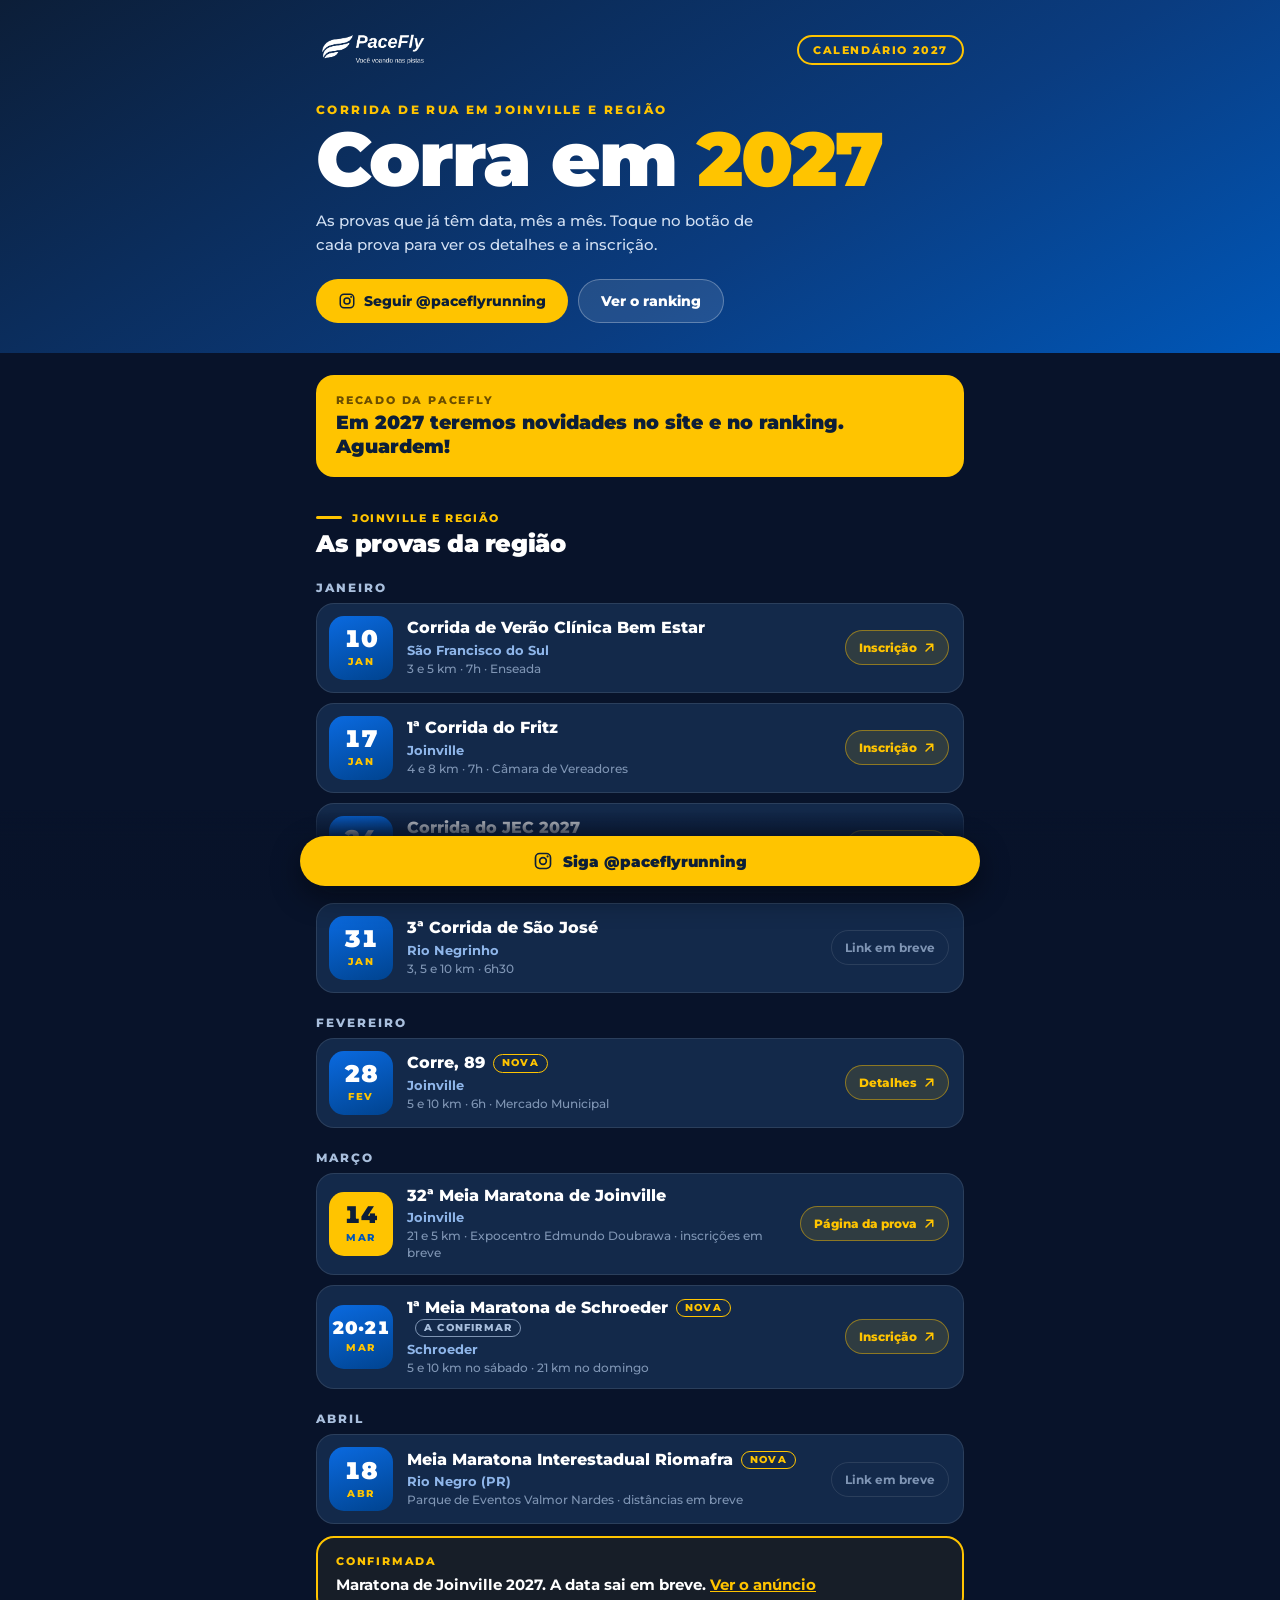
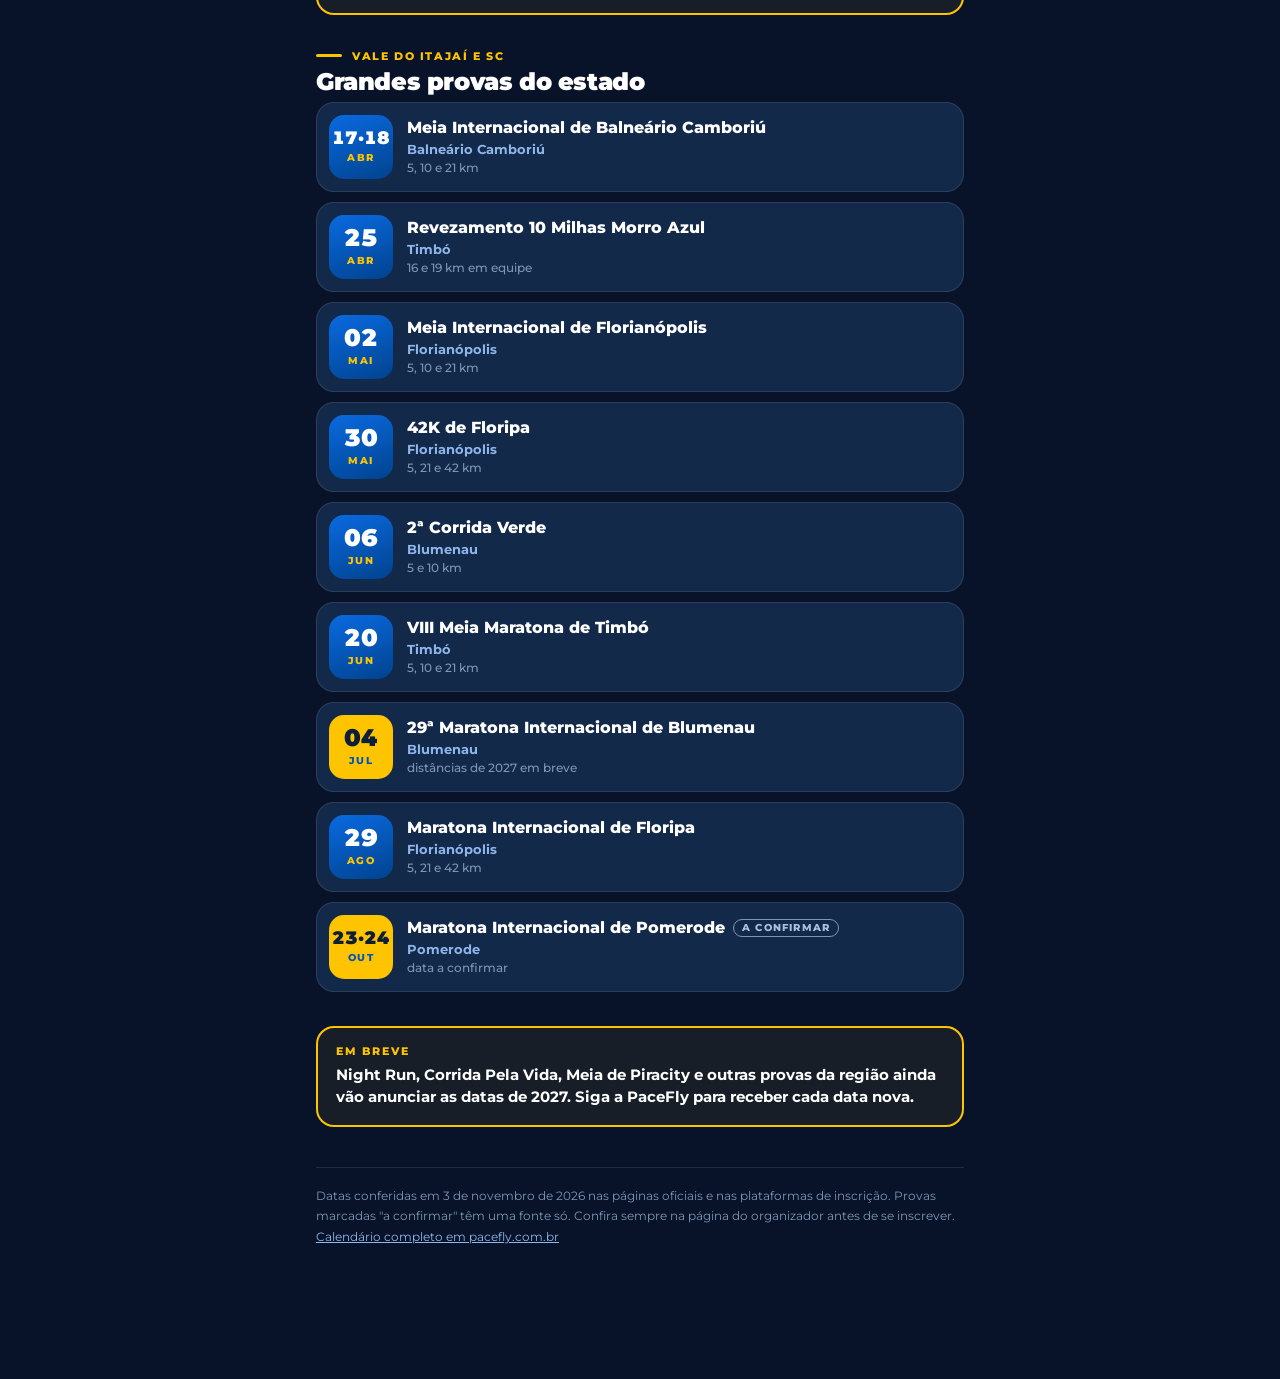
<file: calendario-2027.html>
<!doctype html>
<html lang="pt-BR">
<head>
<meta charset="utf-8">
<meta name="viewport" content="width=device-width, initial-scale=1, viewport-fit=cover">
<!-- Google Analytics 4: a tag da PaceFly (G-V8G0SJSVRF) é injetada pelo Netlify em todas as páginas
     (Site configuration > Snippet injection). NÃO repita a tag aqui, senão cada visita conta duas vezes.
     O script no fim da página só envia o evento de clique, usando o gtag que o Netlify carrega. -->
<title>Calendário PaceFly 2027</title>
<meta name="description" content="As provas de corrida de rua de Joinville e região que já têm data em 2027.">
<link rel="canonical" href="https://pacefly.com.br/calendario-2027.html">

<!-- OPEN GRAPH / PREVIEW AO COMPARTILHAR (WhatsApp, etc.) -->
<meta property="og:type" content="website">
<meta property="og:site_name" content="PaceFly">
<meta property="og:title" content="Corra em 2027 | Calendário PaceFly">
<meta property="og:description" content="As primeiras provas de corrida de rua de Joinville e região que já têm data em 2027. Veja o calendário completo.">
<meta property="og:url" content="https://pacefly.com.br/calendario-2027.html">
<meta property="og:image" content="https://pacefly.com.br/assets/og-calendario-2027.png">
<meta property="og:image:width" content="1200">
<meta property="og:image:height" content="630">
<meta property="og:locale" content="pt_BR">
<meta name="twitter:card" content="summary_large_image">
<meta name="twitter:title" content="Corra em 2027 | Calendário PaceFly">
<meta name="twitter:description" content="As primeiras provas de corrida de rua de Joinville e região que já têm data em 2027. Veja o calendário completo.">
<meta name="twitter:image" content="https://pacefly.com.br/assets/og-calendario-2027.png">

<link rel="preconnect" href="https://fonts.googleapis.com">
<link rel="stylesheet" href="https://fonts.googleapis.com/css2?family=Montserrat:wght@500;600;700;800;900&display=swap">
<style>
  /* Layout: coluna única de celular, cabeçalho azul da marca, provas agrupadas por mês, CTA do Instagram fixo no rodapé */
  :root {
    --navy: #0C1E38; --navy-2: #08132A; --blue: #0057B8; --blue-2: #0A6AE0;
    --yellow: #FFC400; --card: #13294A; --line: rgba(255,255,255,0.10);
    --text: #FFFFFF; --soft: #A9BFDD; --muted: #7F95B4;
    --font: "Montserrat", "Segoe UI", Helvetica, Arial, sans-serif;
    color-scheme: dark;
  }
  * { box-sizing: border-box; }
  body { margin: 0; background: var(--navy-2); color: var(--text); font-family: var(--font); -webkit-font-smoothing: antialiased; }
  a { color: inherit; }
  .wrap { max-width: 680px; margin: 0 auto; padding-block: 0 120px;
          padding-left: max(16px, env(safe-area-inset-left, 0px)); padding-right: max(16px, env(safe-area-inset-right, 0px)); }
  .hero { background: linear-gradient(150deg, var(--navy) 0%, #0A3C80 62%, var(--blue) 100%);
          padding-block: 28px 30px; }
  .hero .wrap { padding-block: 0; }
  .bar { display: flex; align-items: center; justify-content: space-between; gap: 12px; }
  .bar img { height: 44px; width: auto; filter: brightness(0) invert(1); }
  .pill { border: 2px solid var(--yellow); color: var(--yellow); border-radius: 999px; padding: 6px 14px;
          font-size: 11px; font-weight: 800; letter-spacing: 1.6px; text-transform: uppercase; white-space: nowrap; }
  .eyebrow { margin: 30px 0 6px; color: var(--yellow); font-size: 12px; font-weight: 800; letter-spacing: 2.4px; text-transform: uppercase; }
  h1 { margin: 0; font-size: clamp(44px, 13vw, 76px); font-weight: 900; line-height: .95; letter-spacing: -2px; text-wrap: balance; }
  h1 span { color: var(--yellow); }
  .lead { margin: 14px 0 22px; color: #D2E0F3; font-size: 15px; line-height: 1.6; font-weight: 500; max-width: 46ch; }
  .ctas { display: flex; flex-wrap: wrap; gap: 10px; }
  .btn { display: inline-flex; align-items: center; gap: 8px; text-decoration: none; border-radius: 999px;
         padding: 13px 22px; font-size: 14px; font-weight: 800; line-height: 1; }
  .btn svg { width: 18px; height: 18px; }
  .btn.y { background: var(--yellow); color: var(--navy); }
  .btn.g { background: rgba(255,255,255,0.10); color: #fff; border: 1px solid rgba(255,255,255,0.28); }
  .btn:focus-visible, .go:focus-visible { outline: 3px solid #fff; outline-offset: 2px; }

  .news { margin-top: 22px; background: var(--yellow); color: var(--navy); border-radius: 18px; padding: 18px 20px; }
  .news b { display: block; font-size: 11px; letter-spacing: 1.8px; text-transform: uppercase; font-weight: 800; color: #6B4E00; margin-bottom: 4px; }
  .news p { margin: 0; font-size: 19px; font-weight: 900; line-height: 1.25; }

  section { margin-top: 34px; }
  .sec { display: flex; align-items: center; gap: 10px; margin-bottom: 4px; }
  .sec::before { content: ""; width: 26px; height: 3px; background: var(--yellow); border-radius: 3px; }
  .sec span { font-size: 11px; font-weight: 800; letter-spacing: 1.6px; text-transform: uppercase; color: var(--yellow); }
  h2 { margin: 4px 0 6px; font-size: 24px; font-weight: 900; letter-spacing: -.4px; }
  .month { margin: 22px 0 8px; font-size: 12px; font-weight: 800; letter-spacing: 2px; text-transform: uppercase; color: var(--soft); }
  .list { list-style: none; margin: 0; padding: 0; display: grid; gap: 10px; }
  .race { display: grid; grid-template-columns: 64px minmax(0,1fr) auto; align-items: center; gap: 14px;
          background: var(--card); border: 1px solid var(--line); border-radius: 18px; padding: 12px 14px 12px 12px; }
  .tile { width: 64px; height: 64px; border-radius: 15px; background: linear-gradient(160deg, var(--blue-2), #00438F);
          display: flex; flex-direction: column; align-items: center; justify-content: center; }
  .tile b { font-size: 24px; font-weight: 900; line-height: 1; font-variant-numeric: tabular-nums; }
  .tile b.sm { font-size: 18px; }
  .tile span { font-size: 10px; font-weight: 800; letter-spacing: 1.4px; color: var(--yellow); margin-top: 4px; }
  .tile.hl { background: var(--yellow); } .tile.hl b { color: var(--navy); } .tile.hl span { color: var(--blue); }
  .info { min-width: 0; }
  .info h3 { margin: 0; font-size: 15.5px; font-weight: 800; line-height: 1.3; }
  .badge { display: inline-block; vertical-align: 2px; margin-left: 8px; font-size: 9.5px; font-weight: 800; letter-spacing: 1.2px;
           text-transform: uppercase; color: var(--yellow); border: 1.5px solid var(--yellow); border-radius: 999px; padding: 2px 8px; }
  .badge.muted { color: var(--soft); border-color: var(--muted); }
  .city { margin: 3px 0 0; font-size: 13px; font-weight: 700; color: #8FB6EA; }
  .meta { margin: 2px 0 0; font-size: 12px; font-weight: 500; color: var(--muted); line-height: 1.45; }
  .go { display: inline-flex; align-items: center; gap: 6px; text-decoration: none; white-space: nowrap;
        background: rgba(255,196,0,0.12); color: var(--yellow); border: 1px solid rgba(255,196,0,0.45);
        border-radius: 999px; padding: 9px 13px; font-size: 12px; font-weight: 800; }
  .go svg { width: 12px; height: 12px; }
  .go.off { background: transparent; color: var(--muted); border-color: var(--line); font-weight: 700; }
  @media (max-width: 460px) {
    .race { grid-template-columns: 56px minmax(0,1fr); }
    .tile { width: 56px; height: 56px; }
    .go { grid-column: 2; justify-self: start; margin-top: -4px; }
  }
  .soon { margin-top: 12px; border: 2px solid var(--yellow); border-radius: 18px; padding: 16px 18px; background: rgba(255,196,0,0.06); }
  .soon b { display: block; font-size: 11px; letter-spacing: 1.8px; text-transform: uppercase; color: var(--yellow); font-weight: 800; margin-bottom: 6px; }
  .soon p { margin: 0; font-size: 15px; font-weight: 700; line-height: 1.5; }
  .soon a { color: var(--yellow); }
  .foot { margin-top: 40px; padding-top: 18px; border-top: 1px solid var(--line); color: var(--muted); font-size: 12px; line-height: 1.7; }
  .foot a { color: #8FB6EA; }

  .dock { position: fixed; left: 0; right: 0; bottom: 0; z-index: 5;
          background: linear-gradient(180deg, rgba(8,19,42,0) 0%, rgba(8,19,42,0.96) 34%);
          padding-top: 26px; padding-bottom: calc(14px + env(safe-area-inset-bottom, 0px));
          padding-left: max(16px, env(safe-area-inset-left, 0px)); padding-right: max(16px, env(safe-area-inset-right, 0px)); }
  .dock a { max-width: 680px; margin: 0 auto; display: flex; justify-content: center; align-items: center; gap: 10px;
            background: var(--yellow); color: var(--navy); text-decoration: none; border-radius: 999px; padding: 15px 20px;
            font-size: 15px; font-weight: 900; box-shadow: 0 10px 30px rgba(0,0,0,0.45); }
  .dock svg { width: 20px; height: 20px; }
</style>
</head>
<body>

<header class="hero">
  <div class="wrap">
    <div class="bar"><img src="[data-uri]" alt="PaceFly"><span class="pill">Calendário 2027</span></div>
    <p class="eyebrow">Corrida de rua em Joinville e região</p>
    <h1>Corra em <span>2027</span></h1>
    <p class="lead">As provas que já têm data, mês a mês. Toque no botão de cada prova para ver os detalhes e a inscrição.</p>
    <div class="ctas">
      <a class="btn y" href="https://www.instagram.com/paceflyrunning" target="_blank" rel="noopener"><svg viewBox="0 0 24 24" aria-hidden="true"><rect x="3" y="3" width="18" height="18" rx="5" fill="none" stroke="currentColor" stroke-width="2"/><circle cx="12" cy="12" r="4" fill="none" stroke="currentColor" stroke-width="2"/><circle cx="17.5" cy="6.5" r="1.3" fill="currentColor"/></svg>Seguir @paceflyrunning</a>
      <a class="btn g" href="/ranking" target="_blank" rel="noopener">Ver o ranking</a>
    </div>
  </div>
</header>

<main class="wrap">
  <div class="news"><b>Recado da PaceFly</b><p>Em 2027 teremos novidades no site e no ranking. Aguardem!</p></div>

  <section>
    <div class="sec"><span>Joinville e região</span></div>
    <h2>As provas da região</h2>
    <h4 class="month">Janeiro</h4><ul class="list"><li class="race"><div class="tile"><b class="">10</b><span>JAN</span></div><div class="info"><h3>Corrida de Verão Clínica Bem Estar</h3><p class="city">São Francisco do Sul</p><p class="meta">3 e 5 km · 7h · Enseada</p></div><a class="go" href="https://eventos.km.esp.br/kmsports/evento/corrida-de-verao-clinica-bem-estar" target="_blank" rel="noopener">Inscrição<svg viewBox="0 0 16 16" aria-hidden="true"><path d="M5 3h8v8M13 3 4 12" fill="none" stroke="currentColor" stroke-width="2" stroke-linecap="round" stroke-linejoin="round"/></svg></a></li><li class="race"><div class="tile"><b class="">17</b><span>JAN</span></div><div class="info"><h3>1ª Corrida do Fritz</h3><p class="city">Joinville</p><p class="meta">4 e 8 km · 7h · Câmara de Vereadores</p></div><a class="go" href="https://www.ticketsports.com.br/e/1a-corrida-do-fritz-87974" target="_blank" rel="noopener">Inscrição<svg viewBox="0 0 16 16" aria-hidden="true"><path d="M5 3h8v8M13 3 4 12" fill="none" stroke="currentColor" stroke-width="2" stroke-linecap="round" stroke-linejoin="round"/></svg></a></li><li class="race"><div class="tile"><b class="">24</b><span>JAN</span></div><div class="info"><h3>Corrida do JEC 2027</h3><p class="city">Joinville</p><p class="meta">3,5 e 7 km · 6h · Arena Joinville</p></div><a class="go" href="https://eventos.km.esp.br/kmsports/evento/corrida-do-jec-2027" target="_blank" rel="noopener">Inscrição<svg viewBox="0 0 16 16" aria-hidden="true"><path d="M5 3h8v8M13 3 4 12" fill="none" stroke="currentColor" stroke-width="2" stroke-linecap="round" stroke-linejoin="round"/></svg></a></li><li class="race"><div class="tile"><b class="">31</b><span>JAN</span></div><div class="info"><h3>3ª Corrida de São José</h3><p class="city">Rio Negrinho</p><p class="meta">3, 5 e 10 km · 6h30</p></div><span class="go off">Link em breve</span></li></ul><h4 class="month">Fevereiro</h4><ul class="list"><li class="race"><div class="tile"><b class="">28</b><span>FEV</span></div><div class="info"><h3>Corre, 89<span class="badge">Nova</span></h3><p class="city">Joinville</p><p class="meta">5 e 10 km · 6h · Mercado Municipal</p></div><a class="go" href="https://roadrunners.run/evento/2027-corre-89/" target="_blank" rel="noopener">Detalhes<svg viewBox="0 0 16 16" aria-hidden="true"><path d="M5 3h8v8M13 3 4 12" fill="none" stroke="currentColor" stroke-width="2" stroke-linecap="round" stroke-linejoin="round"/></svg></a></li></ul><h4 class="month">Março</h4><ul class="list"><li class="race"><div class="tile hl"><b class="">14</b><span>MAR</span></div><div class="info"><h3>32ª Meia Maratona de Joinville</h3><p class="city">Joinville</p><p class="meta">21 e 5 km · Expocentro Edmundo Doubrawa · inscrições em breve</p></div><a class="go" href="https://eventos.km.esp.br/kmsports/evento/32-meia-maratona-de-joinville" target="_blank" rel="noopener">Página da prova<svg viewBox="0 0 16 16" aria-hidden="true"><path d="M5 3h8v8M13 3 4 12" fill="none" stroke="currentColor" stroke-width="2" stroke-linecap="round" stroke-linejoin="round"/></svg></a></li><li class="race"><div class="tile"><b class="sm">20·21</b><span>MAR</span></div><div class="info"><h3>1ª Meia Maratona de Schroeder<span class="badge">Nova</span><span class="badge muted">A confirmar</span></h3><p class="city">Schroeder</p><p class="meta">5 e 10 km no sábado · 21 km no domingo</p></div><a class="go" href="https://app.sprinta.com.br/event/3946956abfeb728b55d" target="_blank" rel="noopener">Inscrição<svg viewBox="0 0 16 16" aria-hidden="true"><path d="M5 3h8v8M13 3 4 12" fill="none" stroke="currentColor" stroke-width="2" stroke-linecap="round" stroke-linejoin="round"/></svg></a></li></ul><h4 class="month">Abril</h4><ul class="list"><li class="race"><div class="tile"><b class="">18</b><span>ABR</span></div><div class="info"><h3>Meia Maratona Interestadual Riomafra<span class="badge">Nova</span></h3><p class="city">Rio Negro (PR)</p><p class="meta">Parque de Eventos Valmor Nardes · distâncias em breve</p></div><span class="go off">Link em breve</span></li></ul>
    <div class="soon"><b>Confirmada</b><p>Maratona de Joinville 2027. A data sai em breve. <a href="https://www.instagram.com/p/DfCsxvWTIbV/" target="_blank" rel="noopener">Ver o anúncio</a></p></div>
  </section>

  <section>
    <div class="sec"><span>Vale do Itajaí e SC</span></div>
    <h2>Grandes provas do estado</h2>
    <ul class="list"><li class="race"><div class="tile"><b class="sm">17·18</b><span>ABR</span></div><div class="info"><h3>Meia Internacional de Balneário Camboriú</h3><p class="city">Balneário Camboriú</p><p class="meta">5, 10 e 21 km</p></div></li><li class="race"><div class="tile"><b class="">25</b><span>ABR</span></div><div class="info"><h3>Revezamento 10 Milhas Morro Azul</h3><p class="city">Timbó</p><p class="meta">16 e 19 km em equipe</p></div></li><li class="race"><div class="tile"><b class="">02</b><span>MAI</span></div><div class="info"><h3>Meia Internacional de Florianópolis</h3><p class="city">Florianópolis</p><p class="meta">5, 10 e 21 km</p></div></li><li class="race"><div class="tile"><b class="">30</b><span>MAI</span></div><div class="info"><h3>42K de Floripa</h3><p class="city">Florianópolis</p><p class="meta">5, 21 e 42 km</p></div></li><li class="race"><div class="tile"><b class="">06</b><span>JUN</span></div><div class="info"><h3>2ª Corrida Verde</h3><p class="city">Blumenau</p><p class="meta">5 e 10 km</p></div></li><li class="race"><div class="tile"><b class="">20</b><span>JUN</span></div><div class="info"><h3>VIII Meia Maratona de Timbó</h3><p class="city">Timbó</p><p class="meta">5, 10 e 21 km</p></div></li><li class="race"><div class="tile hl"><b class="">04</b><span>JUL</span></div><div class="info"><h3>29ª Maratona Internacional de Blumenau</h3><p class="city">Blumenau</p><p class="meta">distâncias de 2027 em breve</p></div></li><li class="race"><div class="tile"><b class="">29</b><span>AGO</span></div><div class="info"><h3>Maratona Internacional de Floripa</h3><p class="city">Florianópolis</p><p class="meta">5, 21 e 42 km</p></div></li><li class="race"><div class="tile hl"><b class="sm">23·24</b><span>OUT</span></div><div class="info"><h3>Maratona Internacional de Pomerode<span class="badge muted">A confirmar</span></h3><p class="city">Pomerode</p><p class="meta">data a confirmar</p></div></li></ul>
  </section>

  <section>
    <div class="soon"><b>Em breve</b><p>Night Run, Corrida Pela Vida, Meia de Piracity e outras provas da região ainda vão anunciar as datas de 2027. Siga a PaceFly para receber cada data nova.</p></div>
  </section>

  <p class="foot">Datas conferidas em 3 de novembro de 2026 nas páginas oficiais e nas plataformas de inscrição. Provas marcadas "a confirmar" têm uma fonte só. Confira sempre na página do organizador antes de se inscrever.<br>
  <a href="/#calendario" target="_blank" rel="noopener">Calendário completo em pacefly.com.br</a></p>
</main>

<div class="dock"><a href="https://www.instagram.com/paceflyrunning" target="_blank" rel="noopener"><svg viewBox="0 0 24 24" aria-hidden="true"><rect x="3" y="3" width="18" height="18" rx="5" fill="none" stroke="currentColor" stroke-width="2"/><circle cx="12" cy="12" r="4" fill="none" stroke="currentColor" stroke-width="2"/><circle cx="17.5" cy="6.5" r="1.3" fill="currentColor"/></svg>Siga @paceflyrunning</a></div>

<script>
  // Registra cada clique da página como o evento "clique_calendario_2027" no GA4.
  // Parâmetros: destino (instagram, ranking, site, inscricao), botao (texto do botão),
  // prova (nome da prova, quando o clique vem de uma prova) e link_url.
  document.addEventListener('click', function (ev) {
    var a = ev.target.closest('a[href]');
    if (!a || typeof gtag !== 'function') return;
    var url = a.href, destino = 'inscricao';
    if (url.indexOf('instagram.com') > -1) destino = 'instagram';
    else if (url.indexOf('/ranking') > -1) destino = 'ranking';
    else if (a.hostname === location.hostname) destino = 'site';
    var card = a.closest('.race, .soon, .dock, .hero');
    var prova = card && card.classList.contains('race') ? (card.querySelector('h3').firstChild.textContent || '').trim() : '';
    var lugar = !card ? 'rodape' : card.classList.contains('dock') ? 'botao_fixo' : card.classList.contains('hero') ? 'topo' : card.classList.contains('soon') ? 'quadro_maratona' : 'lista_provas';
    gtag('event', 'clique_calendario_2027', {
      destino: destino, botao: a.textContent.trim().slice(0, 60), prova: prova, lugar: lugar,
      link_url: url, transport_type: 'beacon'
    });
  });
</script>
</body>
</html>
</file>
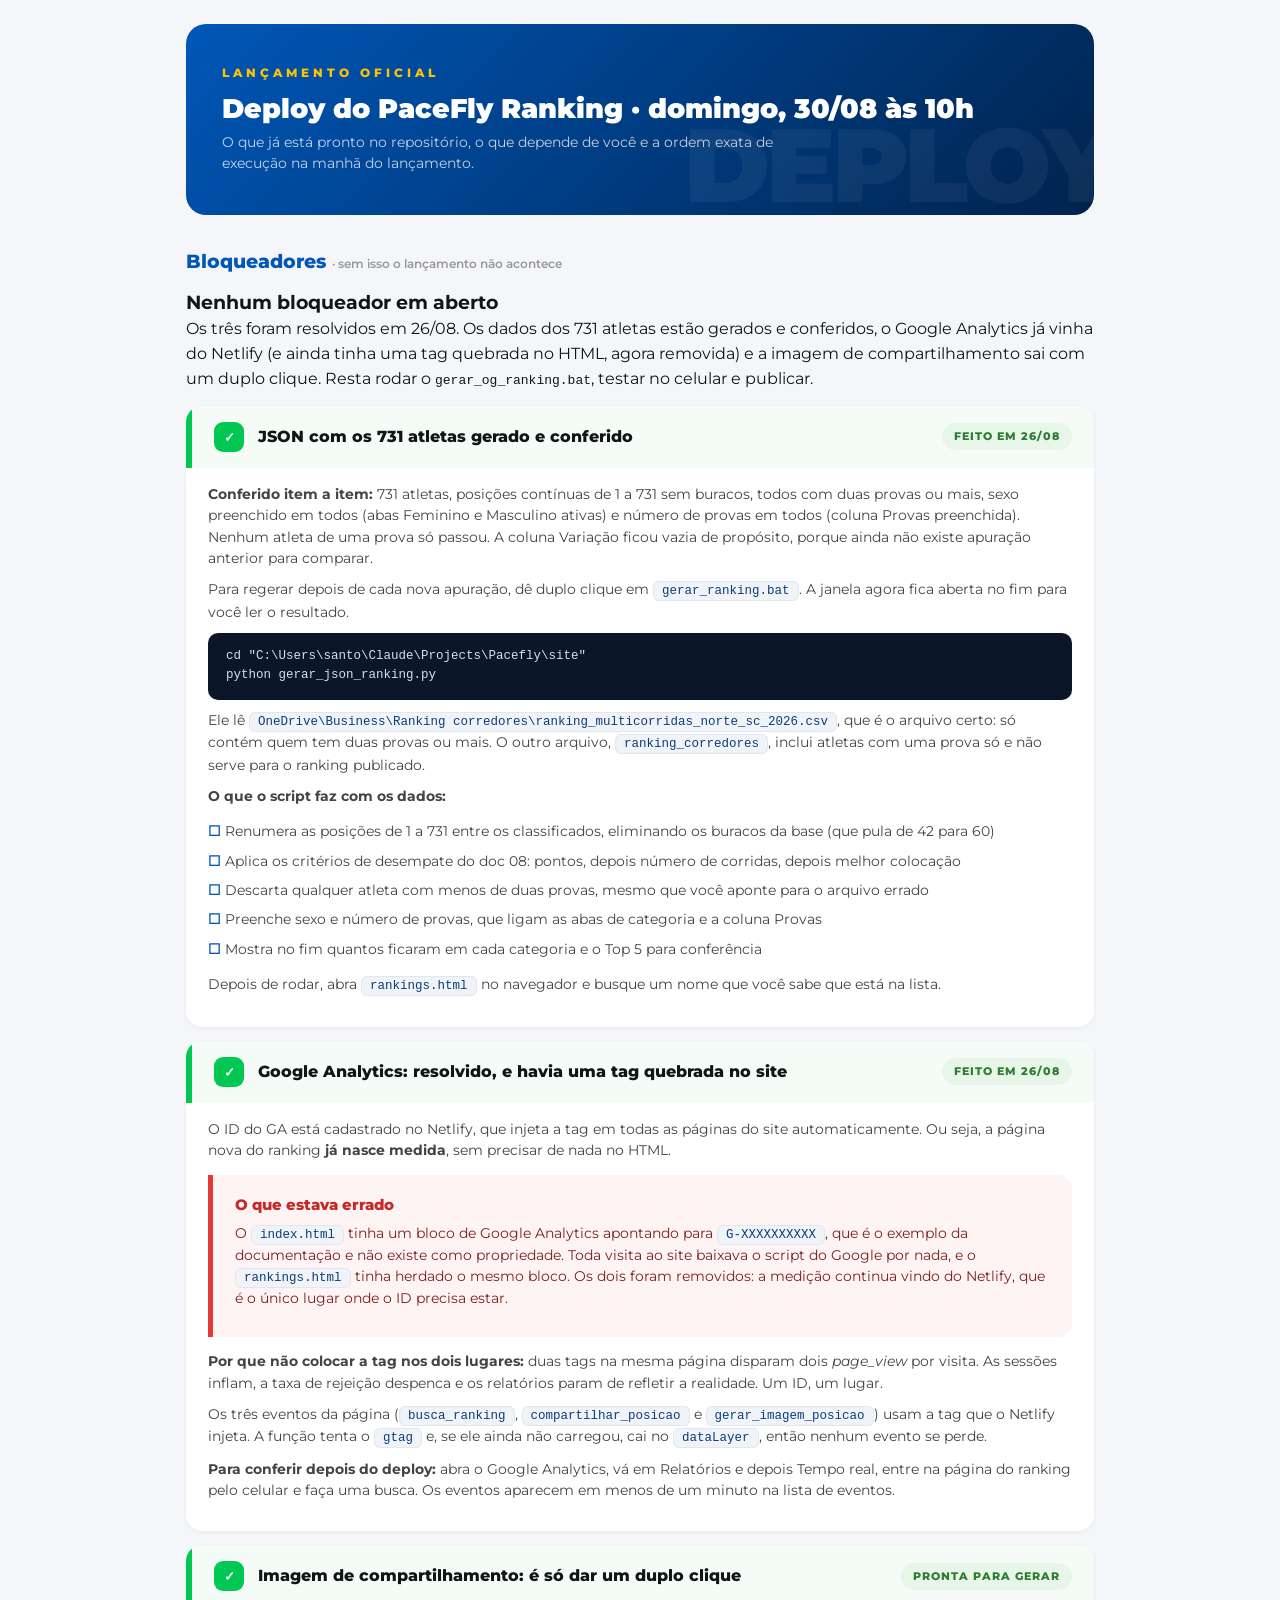
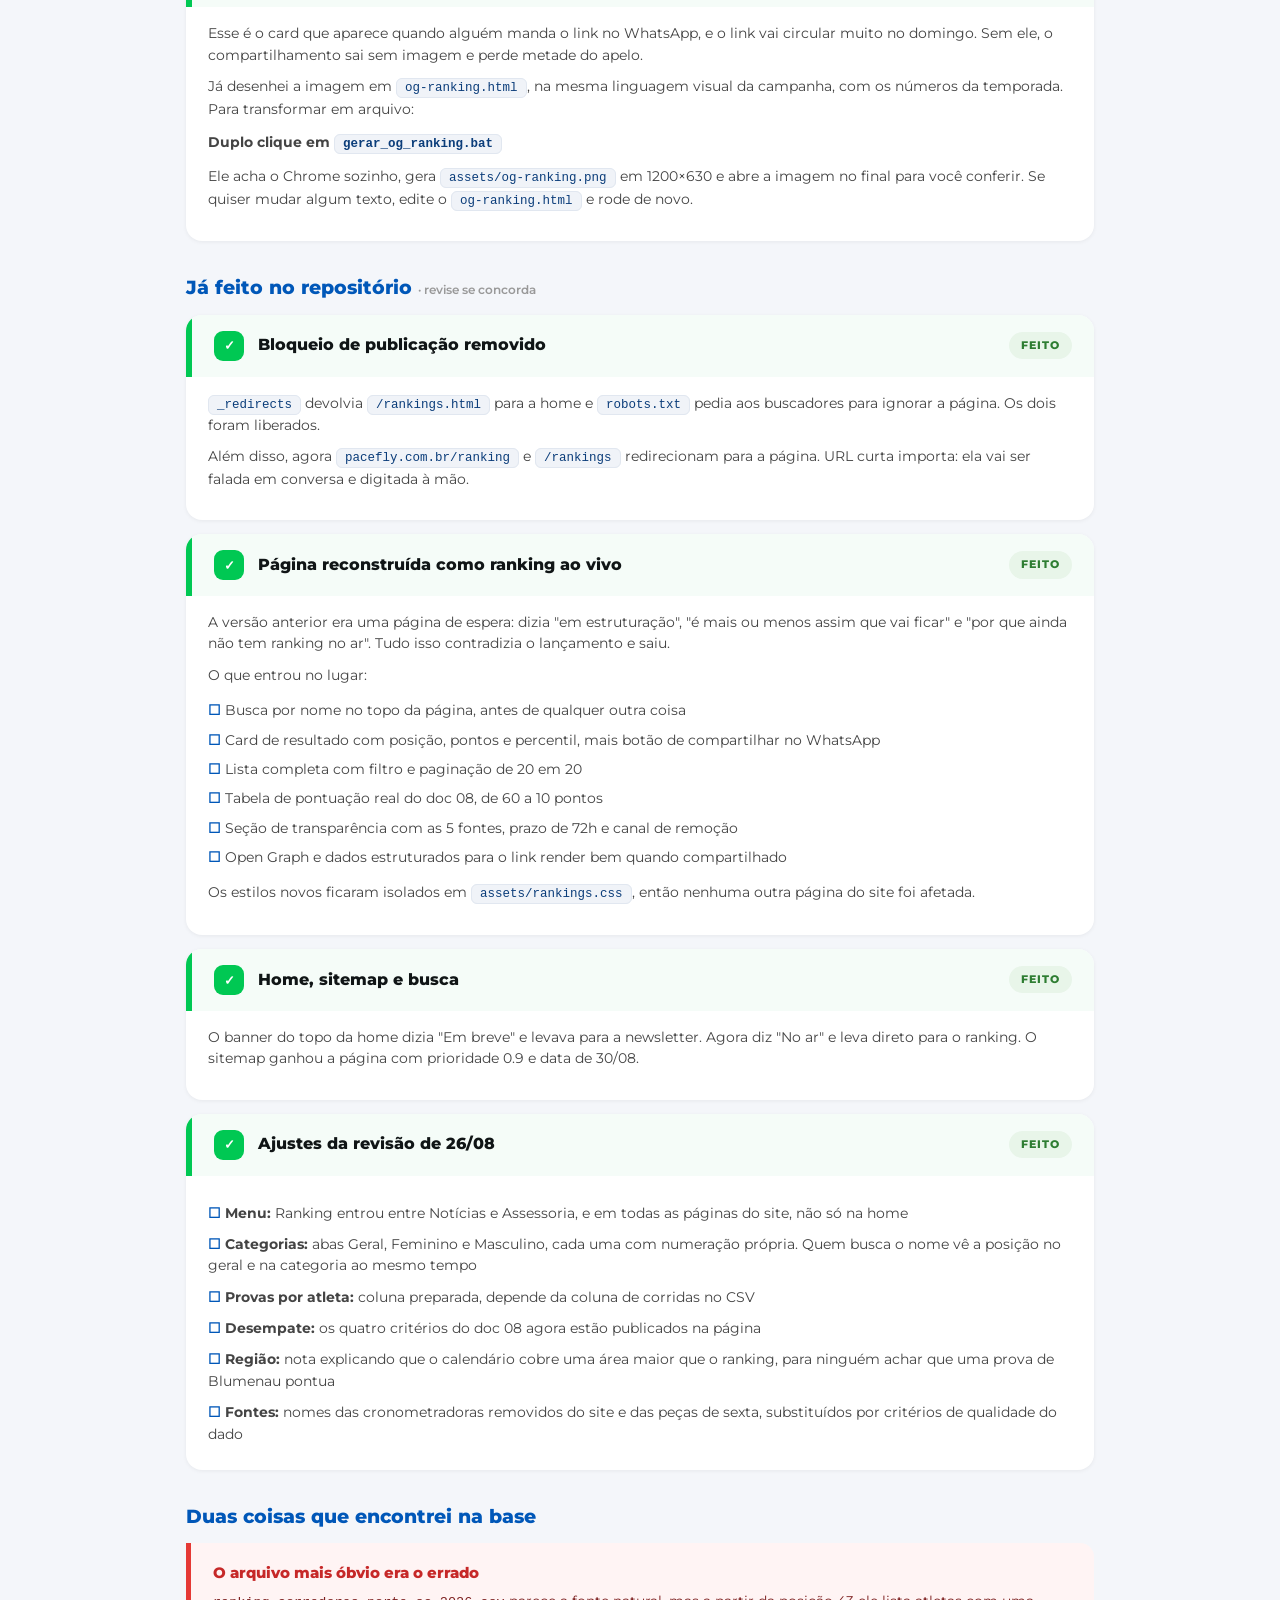
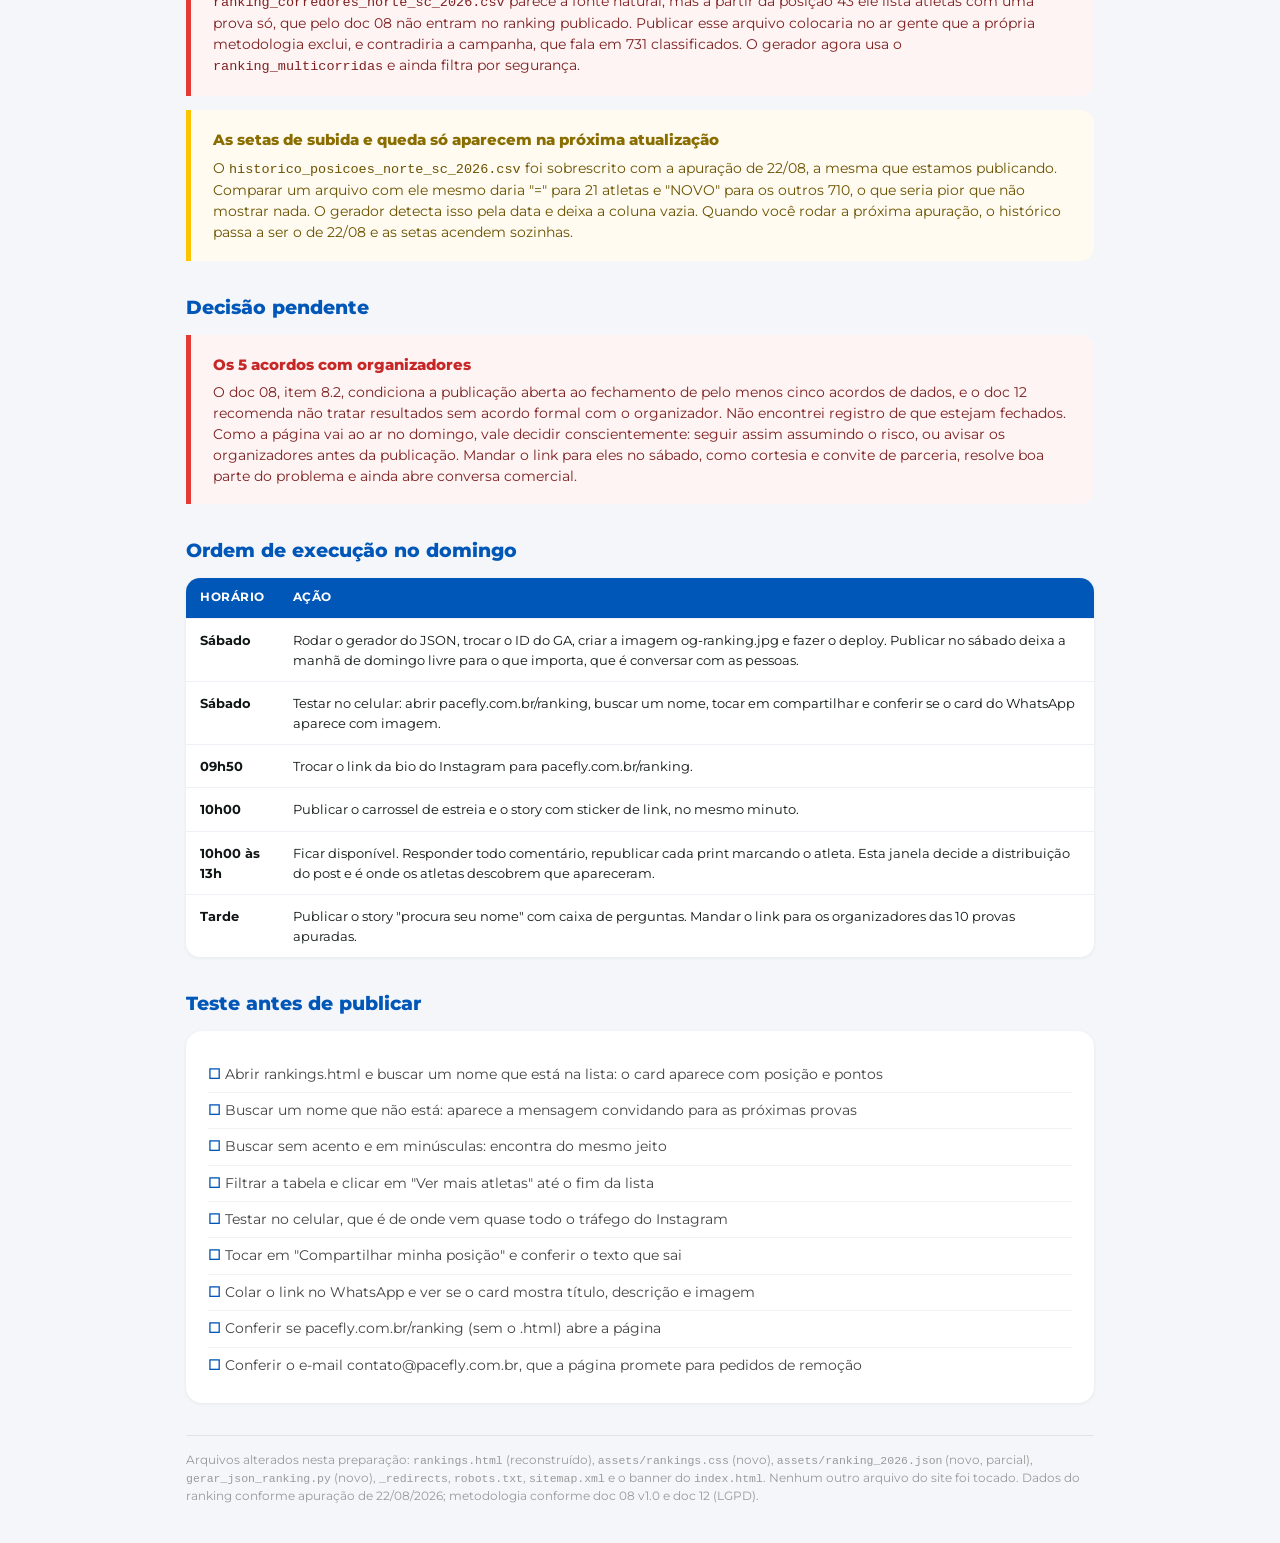
<file: DEPLOY_RANKING_30-08.html>
<!DOCTYPE html>
<html lang="pt-BR">
<head>
<meta charset="UTF-8">
<meta name="viewport" content="width=device-width, initial-scale=1.0">
<title>PaceFly · Checklist de deploy do Ranking · 30/08/2026</title>
<link href="https://fonts.googleapis.com/css2?family=Montserrat:wght@400;500;600;700;800;900&display=swap" rel="stylesheet">
<style>
  *{margin:0;padding:0;box-sizing:border-box}
  body{font-family:'Montserrat',sans-serif;background:#F4F6FA;color:#101516;line-height:1.55}
  .wrap{max-width:940px;margin:0 auto;padding:24px 16px 60px}
  .header{background:linear-gradient(135deg,#0057B8,#00234d);border-radius:20px;padding:40px 36px;color:#fff;margin-bottom:22px;position:relative;overflow:hidden}
  .header::after{content:"DEPLOY";position:absolute;right:-20px;bottom:-30px;font-size:104px;font-weight:900;color:rgba(255,255,255,.05);letter-spacing:-4px}
  .header .eyebrow{font-size:12px;font-weight:800;letter-spacing:4px;text-transform:uppercase;color:#FFC400;margin-bottom:10px}
  .header h1{font-size:27px;font-weight:900;margin-bottom:8px;line-height:1.15}
  .header .sub{font-size:14px;color:rgba(255,255,255,.76);max-width:600px}
  h2{font-size:19px;font-weight:800;margin:32px 0 12px;color:#0057B8}
  h2 .hint{font-size:12px;font-weight:600;color:#999}
  .bloco{background:#fff;border-radius:16px;box-shadow:0 1px 4px rgba(0,0,0,.06);margin-bottom:14px;overflow:hidden}
  .bloco-top{display:flex;align-items:center;gap:14px;padding:16px 22px;border-left:6px solid #0057B8;background:#FAFBFD}
  .bloco-top.crit{border-left-color:#E53935;background:#FFF6F6}
  .bloco-top.ok{border-left-color:#00C853;background:#F5FCF8}
  .bloco-n{width:30px;height:30px;border-radius:9px;background:#0057B8;color:#fff;font-size:13px;font-weight:900;display:grid;place-items:center;flex-shrink:0}
  .bloco-top.crit .bloco-n{background:#E53935}
  .bloco-top.ok .bloco-n{background:#00C853}
  .bloco-t{flex:1;font-size:15.5px;font-weight:800}
  .bloco-tag{font-size:11px;font-weight:800;letter-spacing:1px;text-transform:uppercase;padding:5px 12px;border-radius:100px;white-space:nowrap}
  .tag-crit{background:#FFEBEE;color:#c62828}
  .tag-feito{background:#E8F5E9;color:#2e7d32}
  .tag-voce{background:#FFF8E1;color:#8a6d00}
  .bloco-body{padding:16px 22px 20px 22px;font-size:13.8px;color:#444}
  .bloco-body p{margin-bottom:10px}
  .bloco-body code{background:#F0F3F8;border:1px solid #E1E7F0;border-radius:6px;padding:2px 8px;font-size:12.5px;font-family:ui-monospace,Menlo,Consolas,monospace;color:#0b3d7a}
  .bloco-body pre{background:#0b1728;color:#cfe0f5;border-radius:10px;padding:14px 18px;font-size:12.5px;overflow-x:auto;font-family:ui-monospace,Menlo,Consolas,monospace;margin:10px 0}
  ul{list-style:none;margin-top:6px}
  li{font-size:13.8px;padding:7px 0;border-bottom:1px solid #F0F2F6;color:#444}
  li:last-child{border-bottom:0}
  li::before{content:"☐  ";color:#0057B8;font-weight:800}
  table{width:100%;border-collapse:collapse;background:#fff;border-radius:14px;overflow:hidden;box-shadow:0 1px 4px rgba(0,0,0,.06);font-size:13px}
  th{background:#0057B8;color:#fff;text-align:left;padding:11px 14px;font-size:11.5px;text-transform:uppercase;letter-spacing:.5px}
  td{padding:11px 14px;border-top:1px solid #EEF1F6;vertical-align:top}
  .alerta{background:#FFF4F4;border-left:5px solid #E53935;border-radius:0 14px 14px 0;padding:18px 22px;margin-bottom:14px}
  .alerta h3{font-size:15px;font-weight:800;color:#c62828;margin-bottom:6px}
  .alerta p{font-size:13.5px;color:#7d2020}
  .nota{font-size:11.5px;color:#999;margin-top:32px;padding-top:16px;border-top:1px solid #E0E4EA}
</style>
</head>
<body>
<div class="wrap">

  <div class="header">
    <div class="eyebrow">Lançamento oficial</div>
    <h1>Deploy do PaceFly Ranking · domingo, 30/08 às 10h</h1>
    <div class="sub">O que já está pronto no repositório, o que depende de você e a ordem exata de execução na manhã do lançamento.</div>
  </div>

  <h2>Bloqueadores <span class="hint">· sem isso o lançamento não acontece</span></h2>

  <div class="ok-box" style="margin-bottom:14px">
    <h3>Nenhum bloqueador em aberto</h3>
    <p>Os três foram resolvidos em 26/08. Os dados dos 731 atletas estão gerados e conferidos, o Google Analytics já vinha do Netlify (e ainda tinha uma tag quebrada no HTML, agora removida) e a imagem de compartilhamento sai com um duplo clique. Resta rodar o <code>gerar_og_ranking.bat</code>, testar no celular e publicar.</p>
  </div>

  <div class="bloco">
    <div class="bloco-top ok">
      <div class="bloco-n">✓</div>
      <div class="bloco-t">JSON com os 731 atletas gerado e conferido</div>
      <div class="bloco-tag tag-feito">Feito em 26/08</div>
    </div>
    <div class="bloco-body">
      <p><strong>Conferido item a item:</strong> 731 atletas, posições contínuas de 1 a 731 sem buracos, todos com duas provas ou mais, sexo preenchido em todos (abas Feminino e Masculino ativas) e número de provas em todos (coluna Provas preenchida). Nenhum atleta de uma prova só passou. A coluna Variação ficou vazia de propósito, porque ainda não existe apuração anterior para comparar.</p>
      <p>Para regerar depois de cada nova apuração, dê duplo clique em <code>gerar_ranking.bat</code>. A janela agora fica aberta no fim para você ler o resultado.</p>
      <pre>cd "C:\Users\santo\Claude\Projects\Pacefly\site"
python gerar_json_ranking.py</pre>
      <p>Ele lê <code>OneDrive\Business\Ranking corredores\ranking_multicorridas_norte_sc_2026.csv</code>, que é o arquivo certo: só contém quem tem duas provas ou mais. O outro arquivo, <code>ranking_corredores</code>, inclui atletas com uma prova só e não serve para o ranking publicado.</p>
      <p><strong>O que o script faz com os dados:</strong></p>
      <ul style="list-style:none">
        <li style="border:0;padding:4px 0">Renumera as posições de 1 a 731 entre os classificados, eliminando os buracos da base (que pula de 42 para 60)</li>
        <li style="border:0;padding:4px 0">Aplica os critérios de desempate do doc 08: pontos, depois número de corridas, depois melhor colocação</li>
        <li style="border:0;padding:4px 0">Descarta qualquer atleta com menos de duas provas, mesmo que você aponte para o arquivo errado</li>
        <li style="border:0;padding:4px 0">Preenche sexo e número de provas, que ligam as abas de categoria e a coluna Provas</li>
        <li style="border:0;padding:4px 0">Mostra no fim quantos ficaram em cada categoria e o Top 5 para conferência</li>
      </ul>
      <p style="margin-top:10px">Depois de rodar, abra <code>rankings.html</code> no navegador e busque um nome que você sabe que está na lista.</p>
    </div>
  </div>

  <div class="bloco">
    <div class="bloco-top ok">
      <div class="bloco-n">✓</div>
      <div class="bloco-t">Google Analytics: resolvido, e havia uma tag quebrada no site</div>
      <div class="bloco-tag tag-feito">Feito em 26/08</div>
    </div>
    <div class="bloco-body">
      <p>O ID do GA está cadastrado no Netlify, que injeta a tag em todas as páginas do site automaticamente. Ou seja, a página nova do ranking <strong>já nasce medida</strong>, sem precisar de nada no HTML.</p>

      <div class="alerta" style="margin:14px 0">
        <h3>O que estava errado</h3>
        <p>O <code>index.html</code> tinha um bloco de Google Analytics apontando para <code>G-XXXXXXXXXX</code>, que é o exemplo da documentação e não existe como propriedade. Toda visita ao site baixava o script do Google por nada, e o <code>rankings.html</code> tinha herdado o mesmo bloco. Os dois foram removidos: a medição continua vindo do Netlify, que é o único lugar onde o ID precisa estar.</p>
      </div>

      <p><strong>Por que não colocar a tag nos dois lugares:</strong> duas tags na mesma página disparam dois <em>page_view</em> por visita. As sessões inflam, a taxa de rejeição despenca e os relatórios param de refletir a realidade. Um ID, um lugar.</p>

      <p>Os três eventos da página (<code>busca_ranking</code>, <code>compartilhar_posicao</code> e <code>gerar_imagem_posicao</code>) usam a tag que o Netlify injeta. A função tenta o <code>gtag</code> e, se ele ainda não carregou, cai no <code>dataLayer</code>, então nenhum evento se perde.</p>

      <p><strong>Para conferir depois do deploy:</strong> abra o Google Analytics, vá em Relatórios e depois Tempo real, entre na página do ranking pelo celular e faça uma busca. Os eventos aparecem em menos de um minuto na lista de eventos.</p>
    </div>
  </div>

  <div class="bloco">
    <div class="bloco-top ok">
      <div class="bloco-n">✓</div>
      <div class="bloco-t">Imagem de compartilhamento: é só dar um duplo clique</div>
      <div class="bloco-tag tag-feito">Pronta para gerar</div>
    </div>
    <div class="bloco-body">
      <p>Esse é o card que aparece quando alguém manda o link no WhatsApp, e o link vai circular muito no domingo. Sem ele, o compartilhamento sai sem imagem e perde metade do apelo.</p>
      <p>Já desenhei a imagem em <code>og-ranking.html</code>, na mesma linguagem visual da campanha, com os números da temporada. Para transformar em arquivo:</p>
      <p style="margin:12px 0"><strong>Duplo clique em <code>gerar_og_ranking.bat</code></strong></p>
      <p>Ele acha o Chrome sozinho, gera <code>assets/og-ranking.png</code> em 1200×630 e abre a imagem no final para você conferir. Se quiser mudar algum texto, edite o <code>og-ranking.html</code> e rode de novo.</p>
    </div>
  </div>

  <h2>Já feito no repositório <span class="hint">· revise se concorda</span></h2>

  <div class="bloco">
    <div class="bloco-top ok">
      <div class="bloco-n">✓</div>
      <div class="bloco-t">Bloqueio de publicação removido</div>
      <div class="bloco-tag tag-feito">Feito</div>
    </div>
    <div class="bloco-body">
      <p><code>_redirects</code> devolvia <code>/rankings.html</code> para a home e <code>robots.txt</code> pedia aos buscadores para ignorar a página. Os dois foram liberados.</p>
      <p>Além disso, agora <code>pacefly.com.br/ranking</code> e <code>/rankings</code> redirecionam para a página. URL curta importa: ela vai ser falada em conversa e digitada à mão.</p>
    </div>
  </div>

  <div class="bloco">
    <div class="bloco-top ok">
      <div class="bloco-n">✓</div>
      <div class="bloco-t">Página reconstruída como ranking ao vivo</div>
      <div class="bloco-tag tag-feito">Feito</div>
    </div>
    <div class="bloco-body">
      <p>A versão anterior era uma página de espera: dizia "em estruturação", "é mais ou menos assim que vai ficar" e "por que ainda não tem ranking no ar". Tudo isso contradizia o lançamento e saiu.</p>
      <p>O que entrou no lugar:</p>
      <ul style="list-style:none">
        <li style="border:0;padding:4px 0">Busca por nome no topo da página, antes de qualquer outra coisa</li>
        <li style="border:0;padding:4px 0">Card de resultado com posição, pontos e percentil, mais botão de compartilhar no WhatsApp</li>
        <li style="border:0;padding:4px 0">Lista completa com filtro e paginação de 20 em 20</li>
        <li style="border:0;padding:4px 0">Tabela de pontuação real do doc 08, de 60 a 10 pontos</li>
        <li style="border:0;padding:4px 0">Seção de transparência com as 5 fontes, prazo de 72h e canal de remoção</li>
        <li style="border:0;padding:4px 0">Open Graph e dados estruturados para o link render bem quando compartilhado</li>
      </ul>
      <p style="margin-top:10px">Os estilos novos ficaram isolados em <code>assets/rankings.css</code>, então nenhuma outra página do site foi afetada.</p>
    </div>
  </div>

  <div class="bloco">
    <div class="bloco-top ok">
      <div class="bloco-n">✓</div>
      <div class="bloco-t">Home, sitemap e busca</div>
      <div class="bloco-tag tag-feito">Feito</div>
    </div>
    <div class="bloco-body">
      <p>O banner do topo da home dizia "Em breve" e levava para a newsletter. Agora diz "No ar" e leva direto para o ranking. O sitemap ganhou a página com prioridade 0.9 e data de 30/08.</p>
    </div>
  </div>

  <div class="bloco">
    <div class="bloco-top ok">
      <div class="bloco-n">✓</div>
      <div class="bloco-t">Ajustes da revisão de 26/08</div>
      <div class="bloco-tag tag-feito">Feito</div>
    </div>
    <div class="bloco-body">
      <ul style="list-style:none">
        <li style="border:0;padding:5px 0"><strong>Menu:</strong> Ranking entrou entre Notícias e Assessoria, e em todas as páginas do site, não só na home</li>
        <li style="border:0;padding:5px 0"><strong>Categorias:</strong> abas Geral, Feminino e Masculino, cada uma com numeração própria. Quem busca o nome vê a posição no geral e na categoria ao mesmo tempo</li>
        <li style="border:0;padding:5px 0"><strong>Provas por atleta:</strong> coluna preparada, depende da coluna de corridas no CSV</li>
        <li style="border:0;padding:5px 0"><strong>Desempate:</strong> os quatro critérios do doc 08 agora estão publicados na página</li>
        <li style="border:0;padding:5px 0"><strong>Região:</strong> nota explicando que o calendário cobre uma área maior que o ranking, para ninguém achar que uma prova de Blumenau pontua</li>
        <li style="border:0;padding:5px 0"><strong>Fontes:</strong> nomes das cronometradoras removidos do site e das peças de sexta, substituídos por critérios de qualidade do dado</li>
      </ul>
    </div>
  </div>

  <h2>Duas coisas que encontrei na base</h2>

  <div class="alerta">
    <h3>O arquivo mais óbvio era o errado</h3>
    <p><code>ranking_corredores_norte_sc_2026.csv</code> parece a fonte natural, mas a partir da posição 43 ele lista atletas com uma prova só, que pelo doc 08 não entram no ranking publicado. Publicar esse arquivo colocaria no ar gente que a própria metodologia exclui, e contradiria a campanha, que fala em 731 classificados. O gerador agora usa o <code>ranking_multicorridas</code> e ainda filtra por segurança.</p>
  </div>

  <div class="alerta" style="background:#FFFBF0;border-left-color:#FFC400">
    <h3 style="color:#8a6d00">As setas de subida e queda só aparecem na próxima atualização</h3>
    <p style="color:#6b5200">O <code>historico_posicoes_norte_sc_2026.csv</code> foi sobrescrito com a apuração de 22/08, a mesma que estamos publicando. Comparar um arquivo com ele mesmo daria "=" para 21 atletas e "NOVO" para os outros 710, o que seria pior que não mostrar nada. O gerador detecta isso pela data e deixa a coluna vazia. Quando você rodar a próxima apuração, o histórico passa a ser o de 22/08 e as setas acendem sozinhas.</p>
  </div>

  <h2>Decisão pendente</h2>
  <div class="alerta">
    <h3>Os 5 acordos com organizadores</h3>
    <p>O doc 08, item 8.2, condiciona a publicação aberta ao fechamento de pelo menos cinco acordos de dados, e o doc 12 recomenda não tratar resultados sem acordo formal com o organizador. Não encontrei registro de que estejam fechados. Como a página vai ao ar no domingo, vale decidir conscientemente: seguir assim assumindo o risco, ou avisar os organizadores antes da publicação. Mandar o link para eles no sábado, como cortesia e convite de parceria, resolve boa parte do problema e ainda abre conversa comercial.</p>
  </div>

  <h2>Ordem de execução no domingo</h2>
  <table>
    <tr><th style="width:80px">Horário</th><th>Ação</th></tr>
    <tr><td><strong>Sábado</strong></td><td>Rodar o gerador do JSON, trocar o ID do GA, criar a imagem og-ranking.jpg e fazer o deploy. Publicar no sábado deixa a manhã de domingo livre para o que importa, que é conversar com as pessoas.</td></tr>
    <tr><td><strong>Sábado</strong></td><td>Testar no celular: abrir pacefly.com.br/ranking, buscar um nome, tocar em compartilhar e conferir se o card do WhatsApp aparece com imagem.</td></tr>
    <tr><td><strong>09h50</strong></td><td>Trocar o link da bio do Instagram para pacefly.com.br/ranking.</td></tr>
    <tr><td><strong>10h00</strong></td><td>Publicar o carrossel de estreia e o story com sticker de link, no mesmo minuto.</td></tr>
    <tr><td><strong>10h00 às 13h</strong></td><td>Ficar disponível. Responder todo comentário, republicar cada print marcando o atleta. Esta janela decide a distribuição do post e é onde os atletas descobrem que apareceram.</td></tr>
    <tr><td><strong>Tarde</strong></td><td>Publicar o story "procura seu nome" com caixa de perguntas. Mandar o link para os organizadores das 10 provas apuradas.</td></tr>
  </table>

  <h2>Teste antes de publicar</h2>
  <div class="bloco">
    <div class="bloco-body" style="padding-top:20px">
      <ul>
        <li>Abrir rankings.html e buscar um nome que está na lista: o card aparece com posição e pontos</li>
        <li>Buscar um nome que não está: aparece a mensagem convidando para as próximas provas</li>
        <li>Buscar sem acento e em minúsculas: encontra do mesmo jeito</li>
        <li>Filtrar a tabela e clicar em "Ver mais atletas" até o fim da lista</li>
        <li>Testar no celular, que é de onde vem quase todo o tráfego do Instagram</li>
        <li>Tocar em "Compartilhar minha posição" e conferir o texto que sai</li>
        <li>Colar o link no WhatsApp e ver se o card mostra título, descrição e imagem</li>
        <li>Conferir se pacefly.com.br/ranking (sem o .html) abre a página</li>
        <li>Conferir o e-mail contato@pacefly.com.br, que a página promete para pedidos de remoção</li>
      </ul>
    </div>
  </div>

  <div class="nota">
    Arquivos alterados nesta preparação: <code>rankings.html</code> (reconstruído), <code>assets/rankings.css</code> (novo), <code>assets/ranking_2026.json</code> (novo, parcial), <code>gerar_json_ranking.py</code> (novo), <code>_redirects</code>, <code>robots.txt</code>, <code>sitemap.xml</code> e o banner do <code>index.html</code>. Nenhum outro arquivo do site foi tocado. Dados do ranking conforme apuração de 22/08/2026; metodologia conforme doc 08 v1.0 e doc 12 (LGPD).
  </div>

</div>
</body>
</html>
</file>
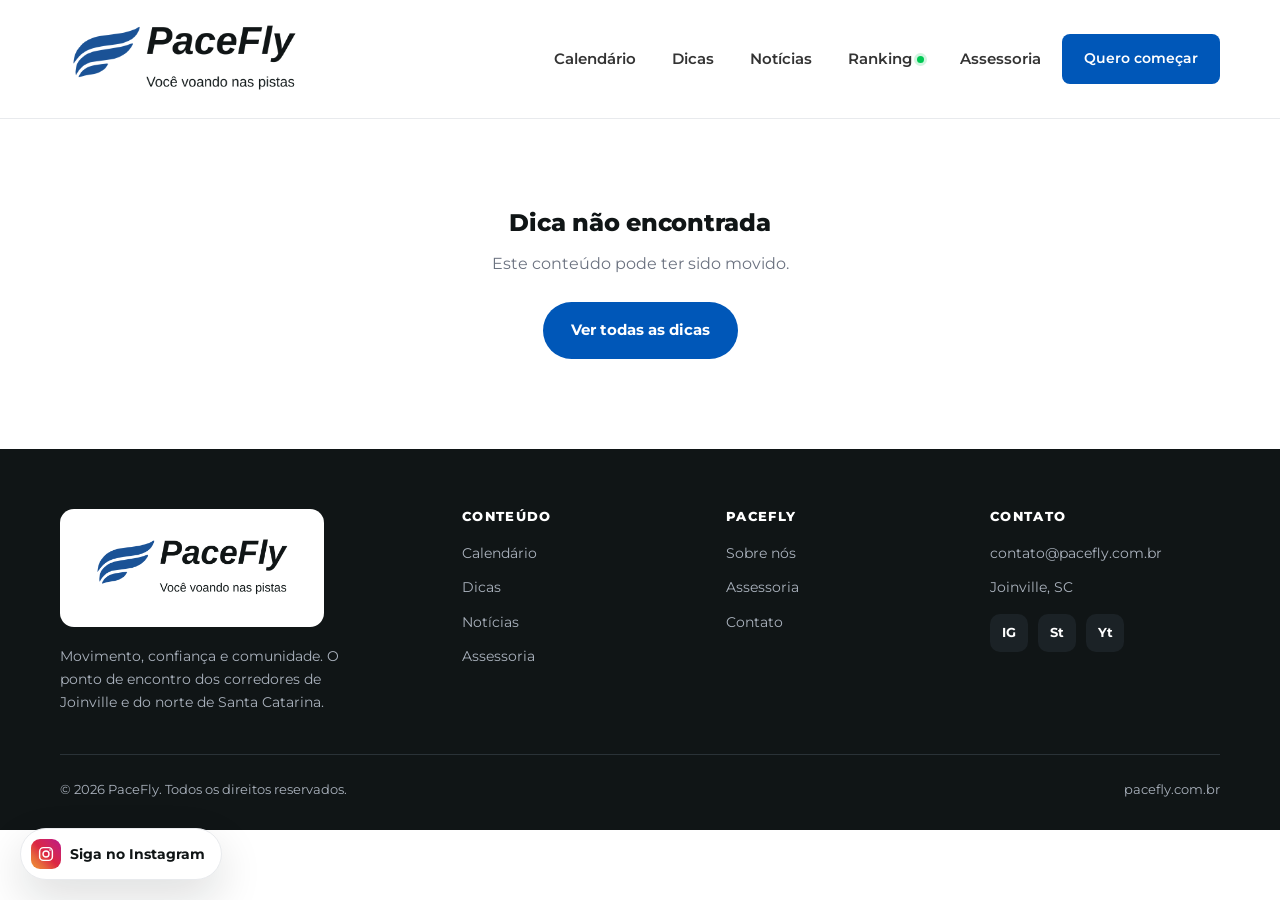
<file: dica.html>
<!DOCTYPE html>
<html lang="pt-BR">
<head>
<meta charset="UTF-8">
<meta name="viewport" content="width=device-width, initial-scale=1.0">
<title>Dica | PaceFly</title>
<meta name="description" content="Dicas práticas de treino, alimentação, vestuário e recuperação para corredores.">
<link rel="canonical" href="https://pacefly.com.br/dica.html">
<meta property="og:type" content="article">
<meta property="og:site_name" content="PaceFly">
<meta property="og:title" content="Dica | PaceFly">
<meta property="og:description" content="Dicas práticas de treino, alimentação, vestuário e recuperação para corredores.">
<meta property="og:url" content="https://pacefly.com.br/dica.html">
<meta property="og:image" content="https://pacefly.com.br/assets/og-institucional.png">
<meta property="og:image:width" content="1200">
<meta property="og:image:height" content="630">
<meta property="og:locale" content="pt_BR">
<meta name="twitter:card" content="summary_large_image">
<meta name="twitter:title" content="Dica | PaceFly">
<meta name="twitter:description" content="Dicas práticas de treino, alimentação, vestuário e recuperação para corredores.">
<meta name="twitter:image" content="https://pacefly.com.br/assets/og-institucional.png">
<link rel="preconnect" href="https://fonts.googleapis.com">
<link rel="preconnect" href="https://fonts.gstatic.com" crossorigin>
<link href="https://fonts.googleapis.com/css2?family=Montserrat:wght@400;500;600;700;800;900&display=swap" rel="stylesheet">
<link rel="stylesheet" href="assets/styles.css">
</head>
<body>

<header>
  <div class="wrap nav">
    <a href="index.html#top" class="brand"><img src="assets/PaceFly_Logo_Oficial.png" alt="PaceFly - Você voando nas pistas"></a>
    <nav class="menu" id="menu">
      <a href="index.html#calendario">Calendário</a>
      <a href="index.html#dicas">Dicas</a>
      <a href="index.html#noticias">Notícias</a>
      <a href="rankings.html" class="nav-rk">Ranking<span class="nav-rk-dot"></span></a>
      <a href="index.html#assessoria">Assessoria</a>
      <a href="index.html#assessoria" class="btn btn-azul">Quero começar</a>
    </nav>
    <button class="burger" id="burger" aria-label="Menu"><span></span><span></span><span></span></button>
  </div>
</header>

<main id="dicaConteudo"></main>

<footer>
  <div class="wrap">
    <div class="foot-grid">
      <div>
        <span class="foot-logo"><img src="assets/PaceFly_Logo_Oficial.png" alt="PaceFly"></span>
        <p class="desc">Movimento, confiança e comunidade. O ponto de encontro dos corredores de Joinville e do norte de Santa Catarina.</p>
      </div>
      <div>
        <h4>Conteúdo</h4>
        <ul>
          <li><a href="index.html#calendario">Calendário</a></li>
          <li><a href="index.html#dicas">Dicas</a></li>
          <li><a href="index.html#noticias">Notícias</a></li>
          <li><a href="index.html#assessoria">Assessoria</a></li>
        </ul>
      </div>
      <div>
        <h4>PaceFly</h4>
        <ul>
          <li><a href="index.html#top">Sobre nós</a></li>
          <li><a href="index.html#assessoria">Assessoria</a></li>
          <li><a href="mailto:contato@pacefly.com.br">Contato</a></li>
        </ul>
      </div>
      <div>
        <h4>Contato</h4>
        <ul>
          <li><a href="mailto:contato@pacefly.com.br">contato@pacefly.com.br</a></li>
          <li><span>Joinville, SC</span></li>
        </ul>
        <div class="social">
          <a href="index.html#top" aria-label="Instagram">IG</a>
          <a href="index.html#top" aria-label="Strava">St</a>
          <a href="index.html#top" aria-label="YouTube">Yt</a>
        </div>
      </div>
    </div>
    <div class="foot-bot">
      <span>© 2026 PaceFly. Todos os direitos reservados.</span>
      <span>pacefly.com.br</span>
    </div>
  </div>
</footer>

<script src="assets/data.js"></script>
<script>
  const burger=document.getElementById('burger'), menu=document.getElementById('menu');
  burger.addEventListener('click',()=>menu.classList.toggle('open'));

  async function render(){
    const id=new URLSearchParams(location.search).get('id');
    const lista=await pfLista('dicas', window.PACEFLY_DICAS||[]);
    const d=lista.find(x=>x.id===id);
    const alvo=document.getElementById('dicaConteudo');
    if(!d){
      alvo.innerHTML=`<section class="wrap" style="padding:90px 0;text-align:center"><h1>Dica não encontrada</h1><p style="color:var(--cinza-cl);margin:14px 0 26px">Este conteúdo pode ter sido movido.</p><a class="btn btn-azul" href="index.html#dicas">Ver todas as dicas</a></section>`;
      return;
    }
    const dUrl='https://pacefly.com.br/dica.html?id='+d.id;
    window.pfSEO({
      title: d.titulo+' | PaceFly',
      description: d.resumo || (d.corpo&&d.corpo[0]) || '',
      url: dUrl,
      image: d.imagem,
      type: 'article'
    });
    window.pfJSONLD({
      "@context":"https://schema.org",
      "@type":"Article",
      "headline":d.titulo,
      "description":d.resumo||'',
      "image":[d.imagem],
      "url":dUrl,
      "mainEntityOfPage":dUrl,
      "author":{"@type":"Organization","name":"PaceFly"},
      "publisher":{"@type":"Organization","name":"PaceFly","logo":{"@type":"ImageObject","url":"https://pacefly.com.br/assets/PaceFly_Logo_Oficial.png"}}
    });
    const corpo=(d.corpo||[]).map(p=>`<p>${p}</p>`).join('');

    const outras=lista.filter(x=>x.id!==d.id).slice(0,3).map(o=>`
      <a class="on-card" href="dica.html?id=${o.id}">
        <div class="im"><img ${pfImg('dicas',o.id,o.imagem)} alt="${o.titulo}"></div>
        <div class="bd"><span class="ct">${o.categoria}</span><h3>${o.titulo}</h3></div>
      </a>`).join('');

    alvo.innerHTML=`
      <article>
        <div class="art-hero">
          <div class="art-hero-bg"><img ${pfImg('dicas',d.id,d.imagem)} alt=""></div>
          <div class="wrap art-hero-inner">
            <span class="art-cat">${d.categoria}</span>
            <h1>${d.titulo}</h1>
          </div>
        </div>
        <div class="art-wrap">
          ${d.resumo?`<p class="art-resumo">${d.resumo}</p>`:''}
          <div class="art-body">${corpo}</div>
          <div class="art-fonte">Conteúdo informativo da PaceFly. Não substitui a orientação de um profissional de saúde ou educação física.</div>
          <a class="art-back" href="index.html#dicas">← Voltar para as dicas</a>
        </div>
      </article>
      ${outras?`<section class="art-outras"><div class="wrap"><h2>Outras dicas</h2><div class="outras-grid">${outras}</div></div></section>`:''}`;
  }
  render();
</script>
<script src="assets/ui.js"></script>
</body>
</html>
</file>
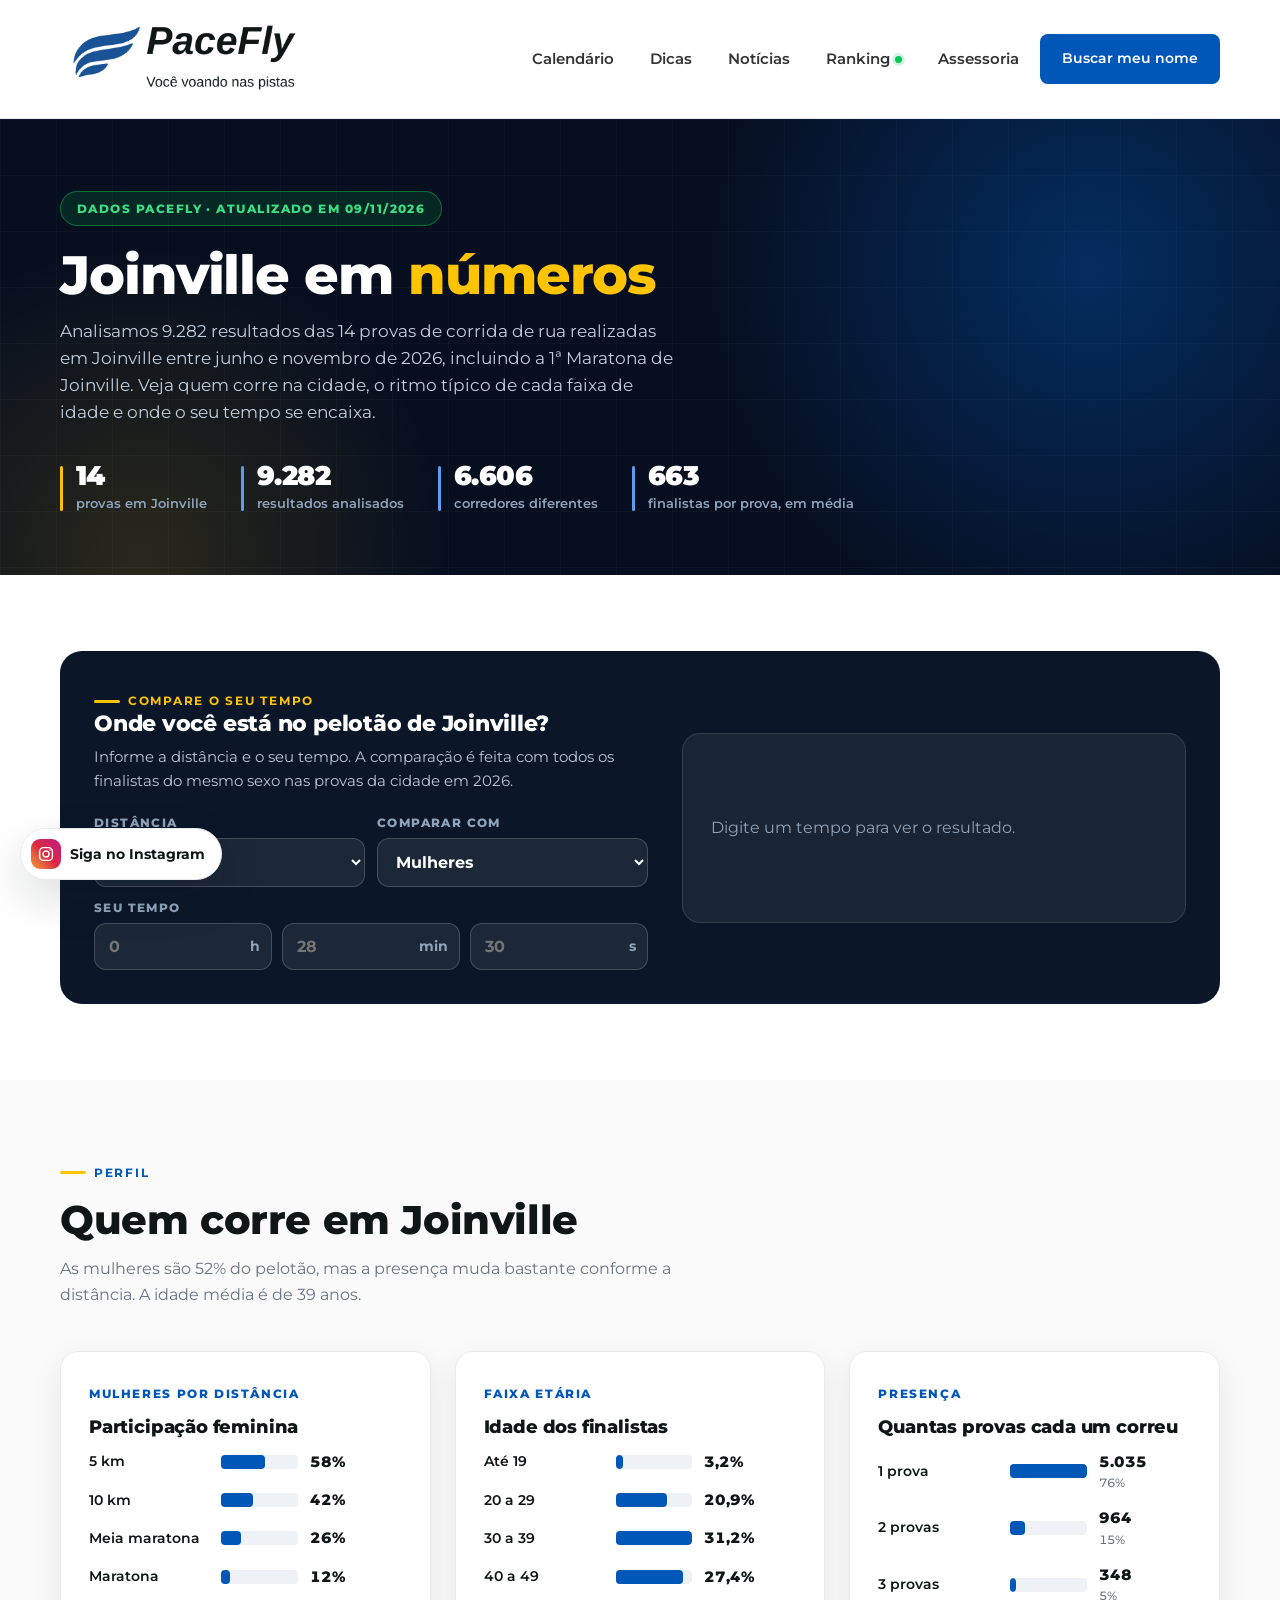
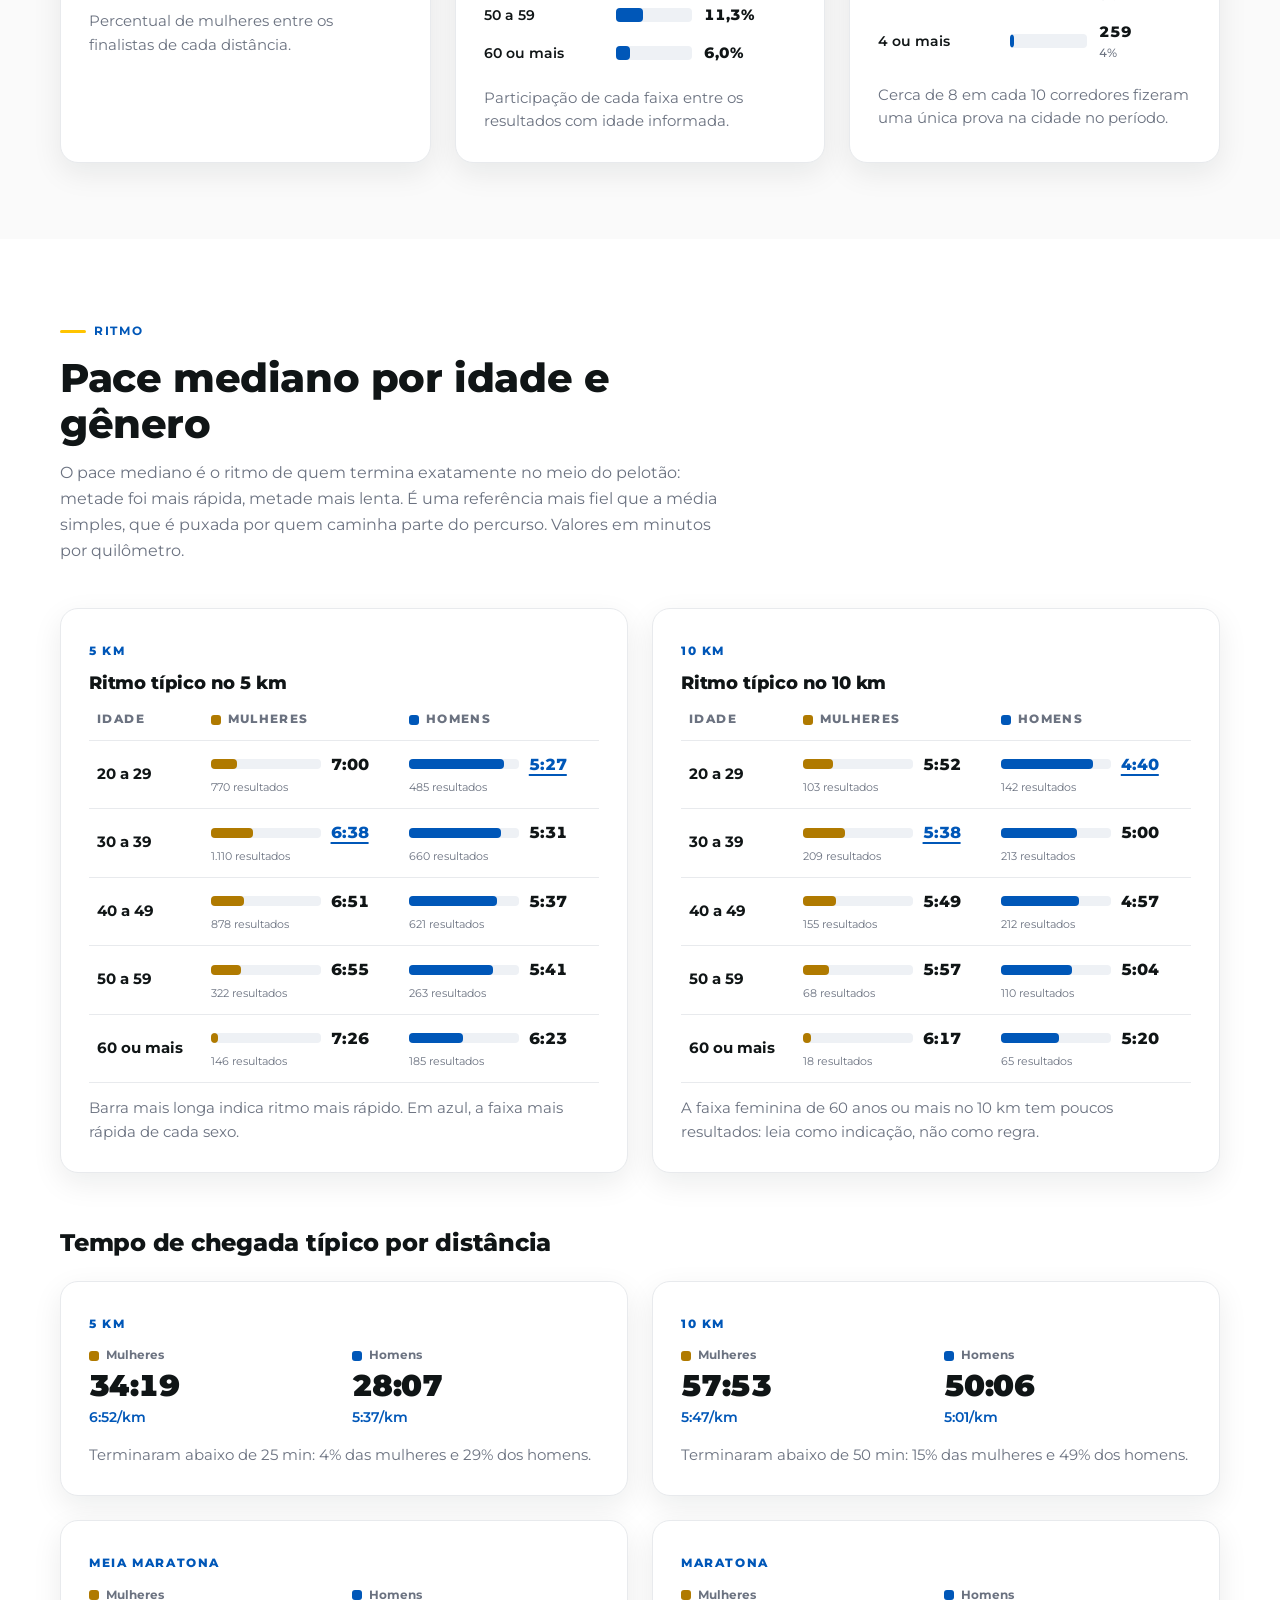
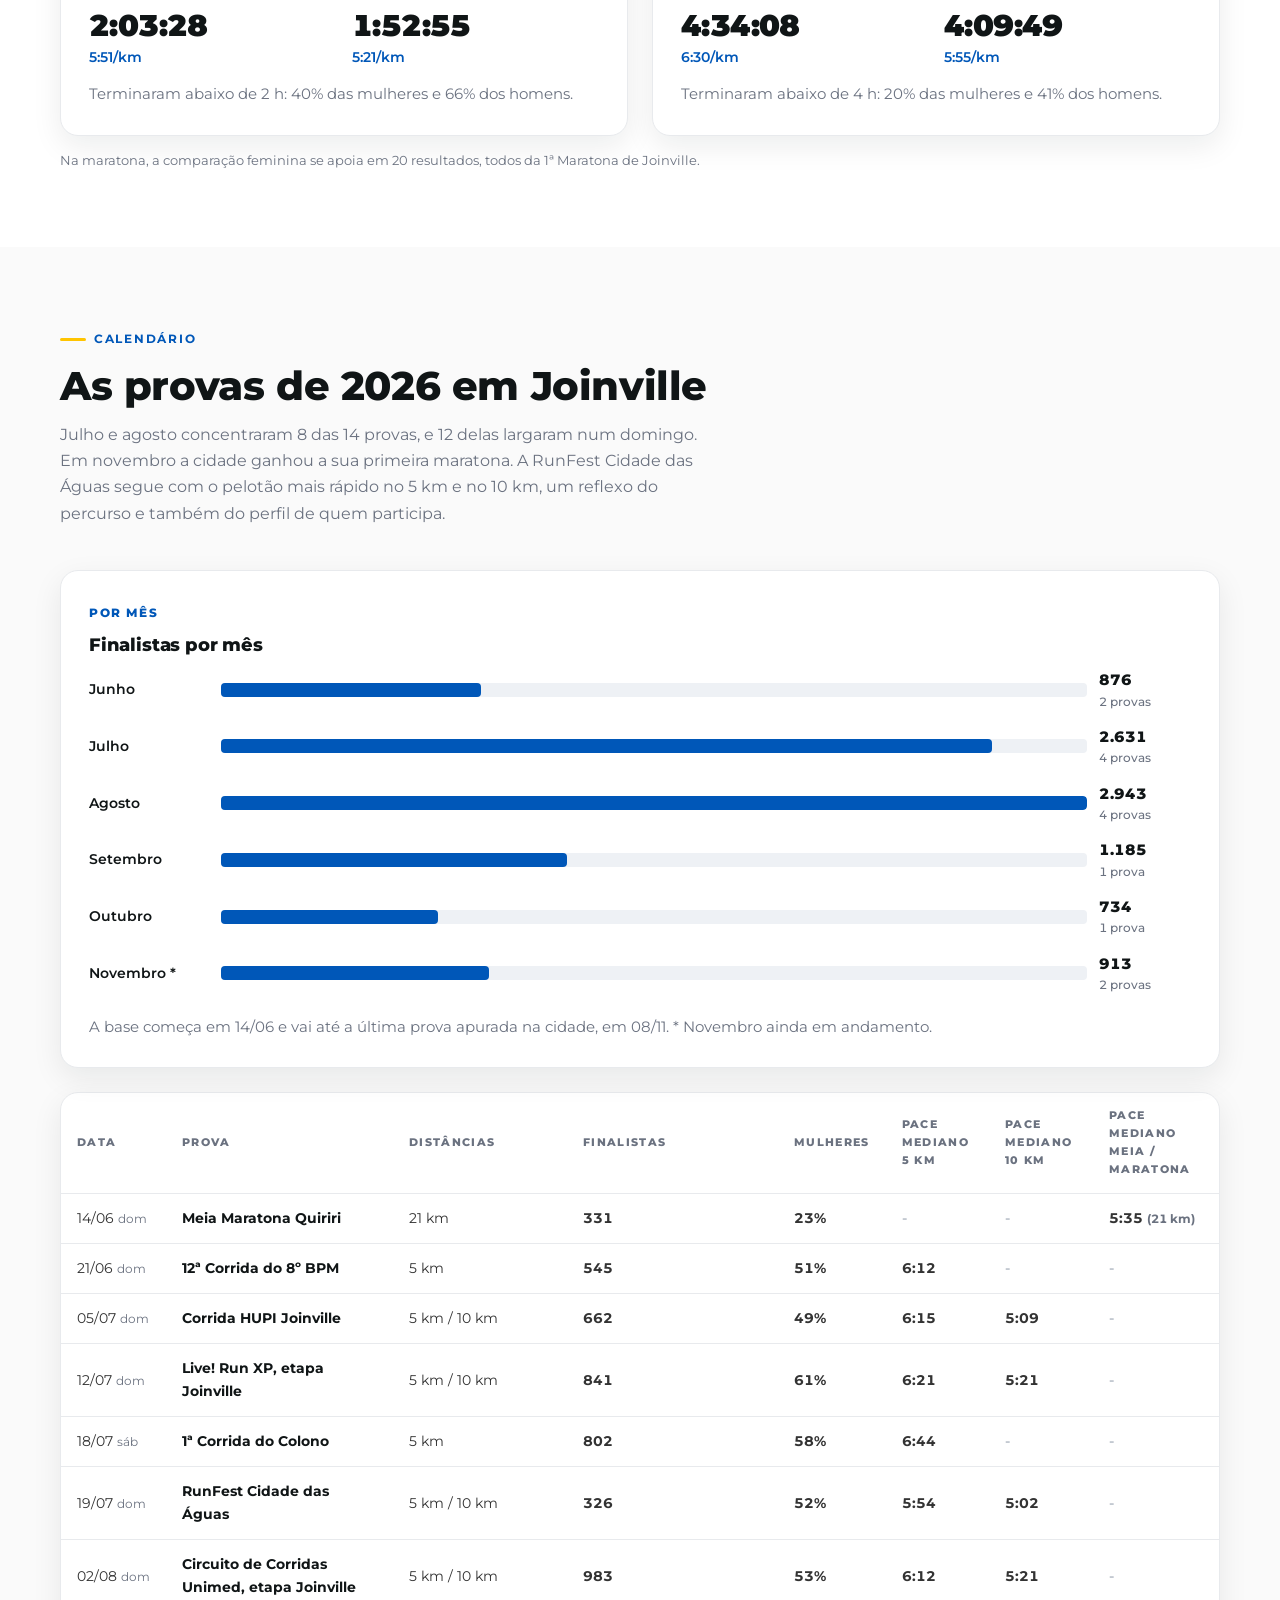
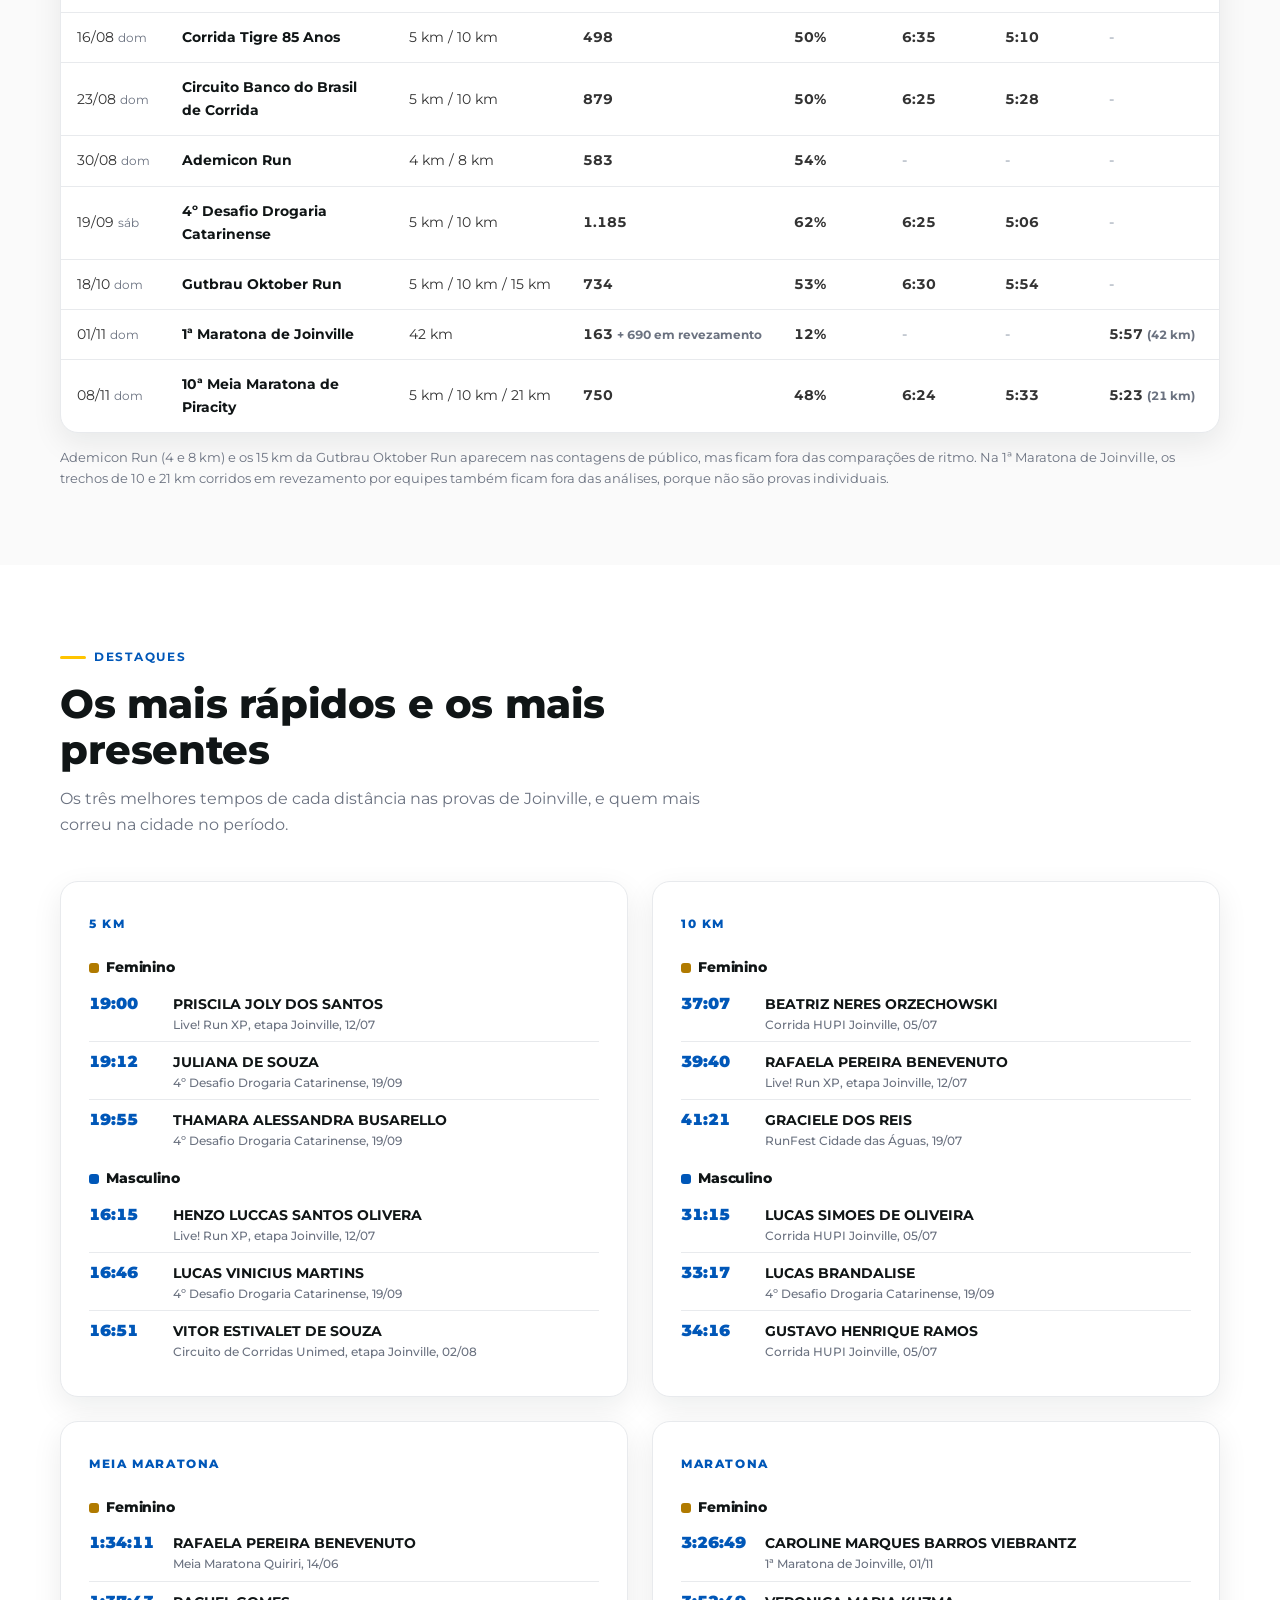
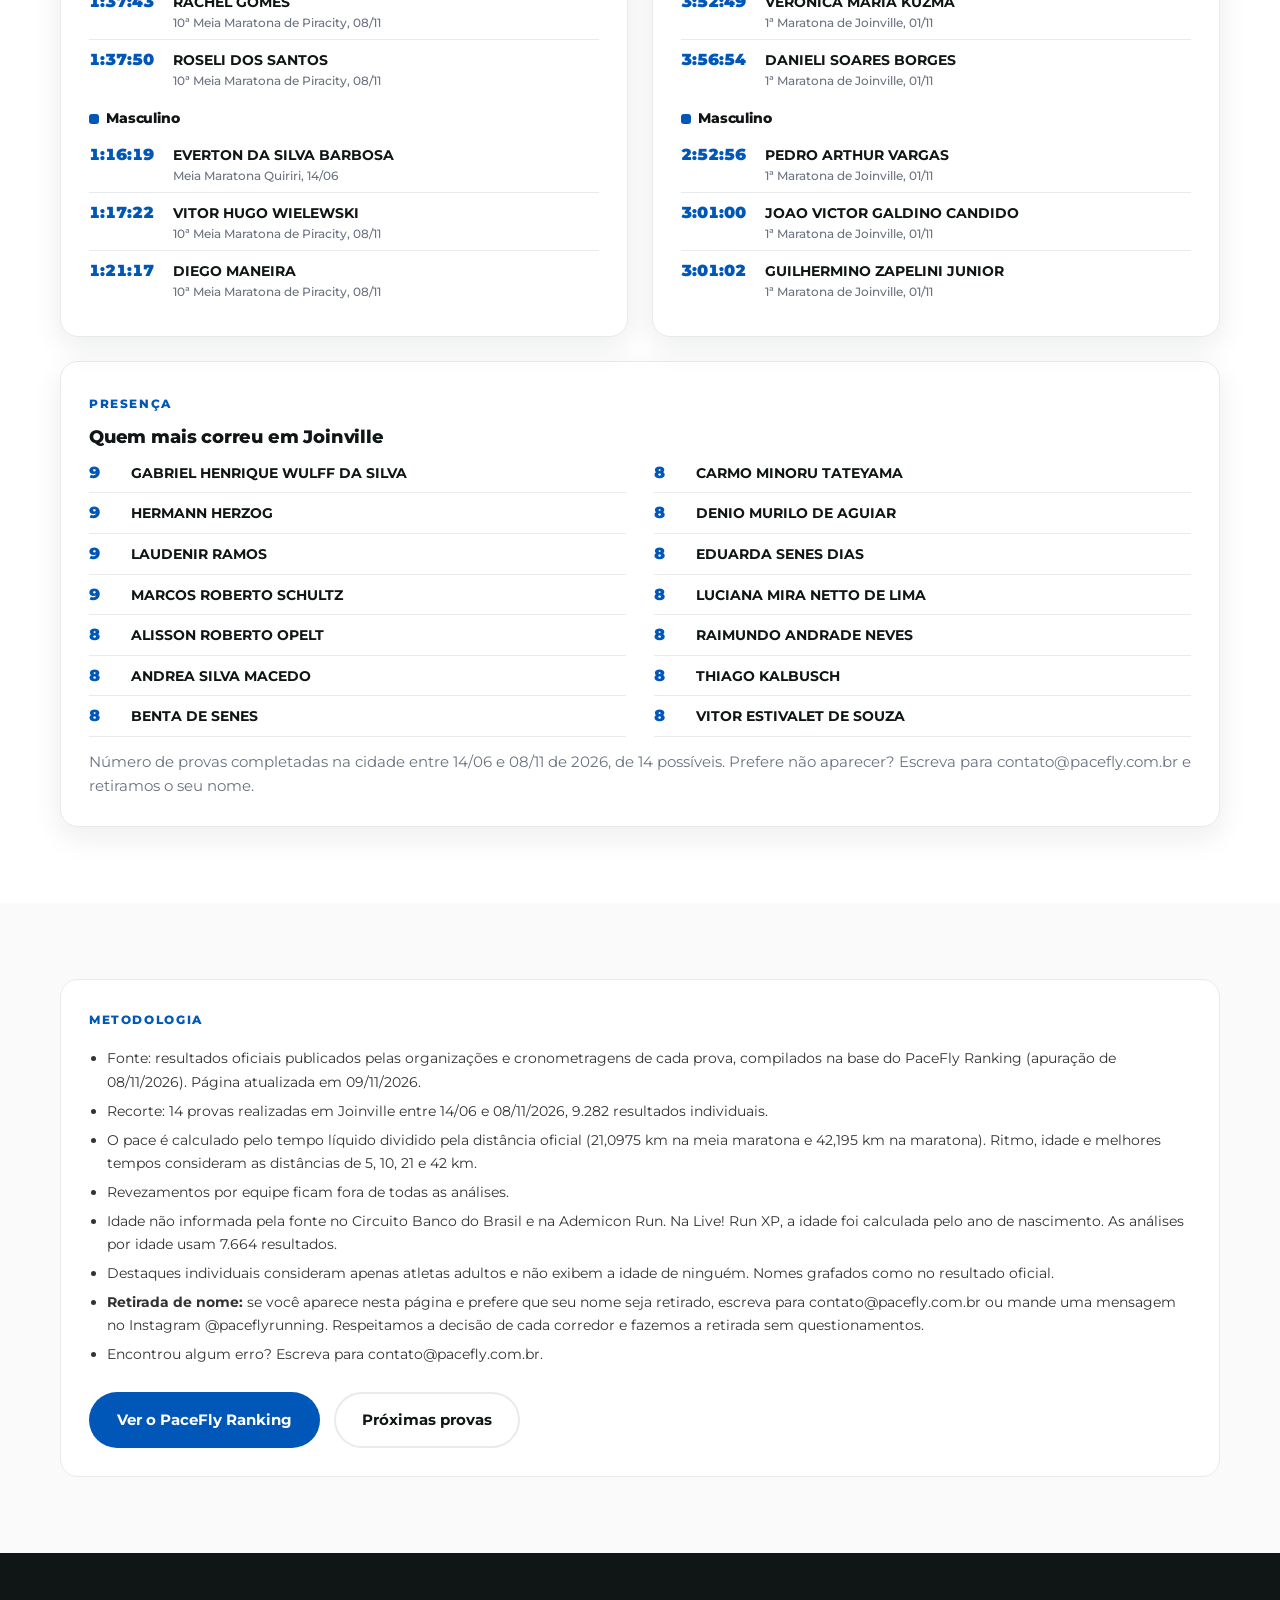
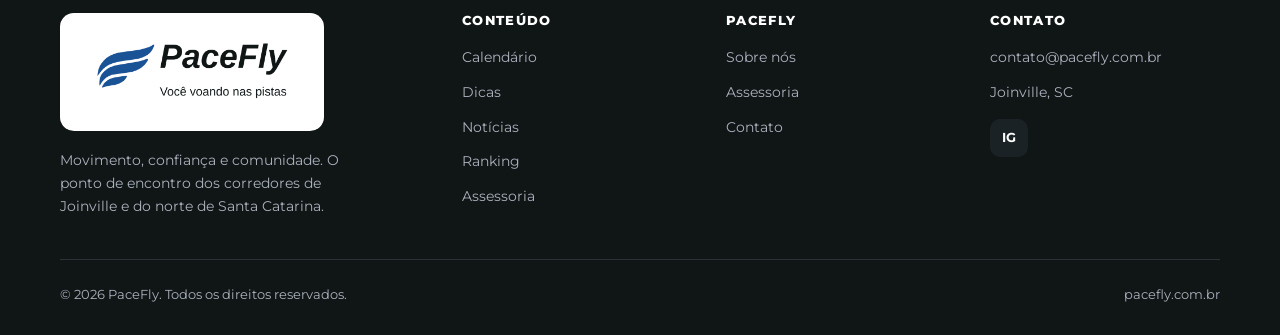
<file: joinville-em-numeros.html>
<!DOCTYPE html>
<html lang="pt-BR">
<head>
<meta charset="UTF-8">
<meta name="viewport" content="width=device-width, initial-scale=1.0">
<title>Joinville em números | Estatísticas da corrida de rua em 2026 | PaceFly</title>
<meta name="description" content="Pace médio por idade e gênero, tamanho das provas, provas mais rápidas e os destaques de 2026, incluindo a 1ª Maratona de Joinville: a análise da PaceFly com 9.282 resultados das corridas de rua da cidade.">
<link rel="canonical" href="https://pacefly.com.br/joinville-em-numeros.html">
<meta property="og:type" content="article">
<meta property="og:site_name" content="PaceFly">
<meta property="og:title" content="Joinville em números | A corrida de rua na cidade em 2026">
<meta property="og:description" content="Qual é o pace típico na sua faixa de idade? Veja a análise de 9.282 resultados das provas de Joinville e descubra onde você está.">
<meta property="og:url" content="https://pacefly.com.br/joinville-em-numeros.html">
<meta property="og:image" content="https://pacefly.com.br/assets/og-institucional.png">
<meta property="og:image:width" content="1200">
<meta property="og:image:height" content="630">
<meta property="og:locale" content="pt_BR">
<meta name="twitter:card" content="summary_large_image">
<meta name="twitter:image" content="https://pacefly.com.br/assets/og-institucional.png">
<link rel="preconnect" href="https://fonts.googleapis.com">
<link rel="preconnect" href="https://fonts.gstatic.com" crossorigin>
<link href="https://fonts.googleapis.com/css2?family=Montserrat:wght@400;500;600;700;800;900&display=swap" rel="stylesheet">
<link rel="stylesheet" href="assets/styles.css">
<link rel="stylesheet" href="assets/rankings.css">
<link rel="icon" type="image/x-icon" href="/favicon.ico">
<link rel="icon" type="image/png" sizes="32x32" href="/favicon-32x32.png">
<link rel="icon" type="image/png" sizes="192x192" href="/favicon-192x192.png">
<link rel="apple-touch-icon" sizes="180x180" href="/apple-touch-icon.png">
<!-- Google Analytics: injetado pelo Netlify, não adicionar aqui. -->
<script type="application/ld+json">
{"@context":"https://schema.org","@type":"Article","headline":"Joinville em números: a corrida de rua na cidade em 2026","datePublished":"2026-10-08","dateModified":"2026-11-09","author":{"@type":"Organization","name":"PaceFly"},"publisher":{"@type":"Organization","name":"PaceFly","url":"https://pacefly.com.br"},"mainEntityOfPage":"https://pacefly.com.br/joinville-em-numeros.html","about":"Estatísticas de corrida de rua em Joinville, SC"}
</script>
<style>
/* ==========================================================================
   Joinville em números · página de estatísticas (prefixo jn-)
   Mulheres = dourado escuro #B07A00 · Homens = azul #0057B8
   (par validado para daltonismo; todo valor também aparece escrito)
   ========================================================================== */
:root{--jn-f:#B07A00;--jn-m:#0057B8}
.jn-sec{padding:76px 0}
.jn-sec.alt{background:var(--off)}
.jn-grid{display:grid;grid-template-columns:repeat(auto-fit,minmax(300px,1fr));gap:24px}
.jn-grid.g2{grid-template-columns:repeat(auto-fit,minmax(420px,1fr))}
.jn-card{background:#fff;border:1px solid var(--linha);border-radius:18px;padding:28px;box-shadow:var(--sombra)}
.jn-card h3{font-size:1.15rem;margin-bottom:6px}
.jn-card>p{color:var(--cinza-cl);font-size:.92rem;margin-top:14px}
.jn-k{display:inline-block;font-size:.72rem;font-weight:800;letter-spacing:.14em;text-transform:uppercase;color:var(--azul);margin-bottom:12px}
.sw{display:inline-block;width:10px;height:10px;border-radius:3px;margin-right:7px;vertical-align:middle}
.sw.f{background:var(--jn-f)} .sw.m{background:var(--jn-m)}
.jn-bar{display:grid;grid-template-columns:120px 1fr 92px;align-items:center;gap:12px;padding:7px 0}
.jn-bar .lb{font-weight:600;font-size:.9rem;color:var(--preto)}
.jn-bar .tr{height:14px;background:#eef1f5;border-radius:4px;overflow:hidden}
.jn-bar .tr i{display:block;height:100%;background:var(--azul);border-radius:0 4px 4px 0}
.jn-bar b{font-weight:800;color:var(--preto);font-variant-numeric:tabular-nums;font-size:.95rem}
.jn-bar b small{display:block;font-weight:500;color:var(--cinza-cl);font-size:.72rem}
.jn-tab{width:100%;border-collapse:collapse}
.jn-tab th,.jn-tab td{text-align:left;padding:11px 8px;border-bottom:1px solid var(--linha);vertical-align:middle}
.jn-tab thead th{font-size:.72rem;letter-spacing:.12em;text-transform:uppercase;color:var(--cinza-cl);font-weight:800}
.jn-tab tbody th{font-weight:700;color:var(--preto);font-size:.92rem;white-space:nowrap}
.jn-tab td small{display:block;color:var(--cinza-cl);font-size:.7rem;margin-top:2px}
.jn-pc{display:flex;align-items:center;gap:10px}
.jn-pc .tr{flex:none;width:110px;height:10px;background:#eef1f5;border-radius:4px;overflow:hidden}
.jn-pc .tr i{display:block;height:100%;border-radius:0 4px 4px 0}
.jn-pc.f .tr i{background:var(--jn-f)} .jn-pc.m .tr i{background:var(--jn-m)}
.jn-pc b{font-weight:800;color:var(--preto);font-variant-numeric:tabular-nums;min-width:42px}
.jn-pc.best b{color:var(--azul);text-decoration:underline;text-decoration-thickness:2px;text-underline-offset:4px}
.jn-nota{font-size:.82rem;color:var(--cinza-cl);margin-top:14px}
.jn-dupla{display:grid;grid-template-columns:1fr 1fr;gap:16px}
.jn-dupla small{display:block;font-size:.78rem;font-weight:700;color:var(--cinza-cl)}
.jn-dupla b{display:block;font-size:1.9rem;font-weight:900;color:var(--preto);letter-spacing:-.02em;font-variant-numeric:tabular-nums;line-height:1.15;margin-top:4px}
.jn-dupla em{font-style:normal;font-weight:600;color:var(--azul);font-size:.9rem}
/* calculadora */
.jn-calc{background:var(--rkl-navy2);color:#fff;border-radius:22px;padding:34px;display:grid;grid-template-columns:1.1fr 1fr;gap:34px;align-items:center}
.jn-calc h3{color:#fff;font-size:1.4rem;margin-bottom:8px}
.jn-calc p{color:#b8c6d6;font-size:.95rem}
.jn-form{display:grid;grid-template-columns:1fr 1fr;gap:12px;margin-top:20px}
.jn-form label{font-size:.72rem;font-weight:800;letter-spacing:.12em;text-transform:uppercase;color:#8fa3ba;display:block;margin-bottom:6px}
.jn-form select,.jn-form input{width:100%;font-family:inherit;font-size:1rem;font-weight:700;padding:13px 14px;border-radius:12px;border:1.5px solid rgba(255,255,255,.18);background:rgba(255,255,255,.07);color:#fff}
.jn-form select option{color:#101516}
.jn-form input:focus,.jn-form select:focus{outline:none;border-color:var(--rkl-ouro)}
.jn-form .full{grid-column:1/-1}
.jn-tempo{border:0;padding:0;margin:0;display:grid;grid-template-columns:repeat(3,1fr);gap:10px}
.jn-tempo legend{font-size:.72rem;font-weight:800;letter-spacing:.12em;text-transform:uppercase;color:#8fa3ba;margin-bottom:6px;padding:0}
.jn-tempo div{position:relative}
.jn-tempo input{padding-right:44px;-moz-appearance:textfield}
.jn-tempo input::-webkit-outer-spin-button,.jn-tempo input::-webkit-inner-spin-button{-webkit-appearance:none;margin:0}
.jn-tempo span{position:absolute;right:12px;top:50%;transform:translateY(-50%);color:#8fa3ba;font-weight:700;font-size:.85rem;pointer-events:none}

.jn-res{background:rgba(255,255,255,.06);border:1px solid rgba(255,255,255,.12);border-radius:18px;padding:28px;min-height:190px;display:flex;flex-direction:column;justify-content:center}
.jn-res .big{font-size:3.4rem;font-weight:900;color:var(--rkl-ouro);line-height:1;letter-spacing:-.03em}
.jn-res .txt{color:#dfe7f1;margin-top:10px;font-size:1rem}
.jn-res .sub{color:#8fa3ba;margin-top:8px;font-size:.85rem}
.jn-res .vazio{color:#8fa3ba}
/* listas de destaques */
.jn-card h4{font-size:.85rem;margin:14px 0 8px;color:var(--preto)}
.jn-card ol,.jn-ass{list-style:none;padding:0;margin:0}
.jn-card ol li,.jn-ass li{display:flex;gap:14px;align-items:baseline;padding:7px 0;border-bottom:1px solid var(--linha)}
.jn-card ol li:last-child{border-bottom:0}
.jn-card ol li b,.jn-ass li b{font-weight:900;color:var(--azul);min-width:70px;font-variant-numeric:tabular-nums}
.jn-card ol li span,.jn-ass li span{font-weight:700;font-size:.86rem;color:var(--preto)}
.jn-card ol li small,.jn-ass li small{display:block;font-weight:500;color:var(--cinza-cl);font-size:.75rem}
.jn-ass{columns:2;column-gap:28px}
.jn-ass li{break-inside:avoid}
.jn-ass li b{min-width:28px}
/* tabela de provas */
.jn-wrap-tab{overflow-x:auto;background:#fff;border:1px solid var(--linha);border-radius:18px;box-shadow:var(--sombra)}
.jn-provas{width:100%;border-collapse:collapse;min-width:760px}
.jn-provas th{font-size:.7rem;letter-spacing:.12em;text-transform:uppercase;color:var(--cinza-cl);font-weight:800;text-align:left;padding:14px 16px;border-bottom:1px solid var(--linha)}
.jn-provas td{white-space:nowrap;padding:13px 16px;border-bottom:1px solid var(--linha);font-size:.9rem}
.jn-provas tr:last-child td{border-bottom:0}
.jn-provas td.nm{font-weight:700;color:var(--preto);white-space:normal;min-width:220px}
.jn-provas td small{color:var(--cinza-cl)}
.jn-provas .num{font-variant-numeric:tabular-nums;font-weight:700}
.jn-provas .na{color:#c0c6cf}
.jn-metodo{background:#fff;border:1px solid var(--linha);border-radius:18px;padding:28px;font-size:.9rem;color:var(--cinza)}
.jn-metodo li{margin:6px 0 6px 18px}
.jn-cta{display:flex;gap:14px;flex-wrap:wrap;margin-top:26px}
@media(max-width:900px){.jn-calc{grid-template-columns:1fr} .jn-grid.g2{grid-template-columns:1fr}}
@media(max-width:560px){
  .jn-sec{padding:56px 0}
  .jn-bar{grid-template-columns:96px 1fr 70px}
  .jn-calc{padding:24px} .jn-form{grid-template-columns:1fr}
  .jn-ass{columns:1}
  .jn-pc .tr{display:none}
    .jn-card{padding:22px}
}
</style>
</head>
<body>

<!-- HEADER -->
<header>
  <div class="wrap nav">
    <a href="index.html#top" class="brand"><img src="assets/PaceFly_Logo_Oficial.png" alt="PaceFly - Você voando nas pistas"></a>
    <nav class="menu" id="menu">
      <a href="index.html#calendario">Calendário</a>
      <a href="index.html#dicas">Dicas</a>
      <a href="index.html#noticias">Notícias</a>
      <a href="rankings.html" class="nav-rk">Ranking<span class="nav-rk-dot"></span></a>
      <a href="index.html#assessoria">Assessoria</a>
      <a href="rankings.html#busca" class="btn btn-azul">Buscar meu nome</a>
    </nav>
    <button class="burger" id="burger" aria-label="Menu"><span></span><span></span><span></span></button>
  </div>
</header>

<!-- HERO -->
<section class="rkl-hero">
  <div class="rkl-mesh"></div><div class="rkl-glow"></div><div class="rkl-glow2"></div>
  <div class="wrap rkl-hero-inner">
    <span class="rkl-live">Dados PaceFly · Atualizado em 09/11/2026</span>
    <h1>Joinville em <span>números</span></h1>
    <p class="rkl-lead">Analisamos 9.282 resultados das 14 provas de corrida de rua realizadas em Joinville entre junho e novembro de 2026, incluindo a 1ª Maratona de Joinville. Veja quem corre na cidade, o ritmo típico de cada faixa de idade e onde o seu tempo se encaixa.</p>
    <div class="rkl-stats">
      <div><b>14</b><small>provas em Joinville</small></div>
      <div><b>9.282</b><small>resultados analisados</small></div>
      <div><b>6.606</b><small>corredores diferentes</small></div>
      <div><b>663</b><small>finalistas por prova, em média</small></div>
    </div>
  </div>
</section>

<!-- CALCULADORA -->
<section class="jn-sec" id="onde-voce-esta">
  <div class="wrap">
    <div class="jn-calc">
      <div>
        <span class="eyebrow" style="color:var(--rkl-ouro)">Compare o seu tempo</span>
        <h3>Onde você está no pelotão de Joinville?</h3>
        <p>Informe a distância e o seu tempo. A comparação é feita com todos os finalistas do mesmo sexo nas provas da cidade em 2026.</p>
        <form class="jn-form" id="jnForm" onsubmit="return false">
          <div><label for="jnDist">Distância</label><select id="jnDist"><option value="5KM">5 km</option><option value="10KM">10 km</option><option value="21KM">Meia maratona (21 km)</option><option value="42KM">Maratona (42 km)</option></select></div>
          <div><label for="jnSexo">Comparar com</label><select id="jnSexo"><option value="F">Mulheres</option><option value="M">Homens</option></select></div>
          <fieldset class="full jn-tempo"><legend>Seu tempo</legend>
            <div><input id="jnH" type="number" inputmode="numeric" min="0" max="7" placeholder="0" aria-label="Horas"><span>h</span></div>
            <div><input id="jnM" type="number" inputmode="numeric" min="0" max="59" placeholder="28" aria-label="Minutos"><span>min</span></div>
            <div><input id="jnS" type="number" inputmode="numeric" min="0" max="59" placeholder="30" aria-label="Segundos"><span>s</span></div>
          </fieldset>
        </form>
      </div>
      <div class="jn-res" id="jnRes" aria-live="polite"><span class="vazio">Digite um tempo para ver o resultado.</span></div>
    </div>
  </div>
</section>

<!-- QUEM CORRE -->
<section class="jn-sec alt" id="perfil">
  <div class="wrap">
    <div class="sec-head">
      <span class="eyebrow">Perfil</span>
      <h2>Quem corre em Joinville</h2>
      <p>As mulheres são 52% do pelotão, mas a presença muda bastante conforme a distância. A idade média é de 39 anos.</p>
    </div>
    <div class="jn-grid">
      <div class="jn-card"><span class="jn-k">Mulheres por distância</span><h3>Participação feminina</h3><div class="jn-bar"><span class="lb">5 km</span><span class="tr"><i style="width:58%"></i></span><b>58%</b></div><div class="jn-bar"><span class="lb">10 km</span><span class="tr"><i style="width:42%"></i></span><b>42%</b></div><div class="jn-bar"><span class="lb">Meia maratona</span><span class="tr"><i style="width:26%"></i></span><b>26%</b></div><div class="jn-bar"><span class="lb">Maratona</span><span class="tr"><i style="width:12%"></i></span><b>12%</b></div><p>Percentual de mulheres entre os finalistas de cada distância.</p></div>
      <div class="jn-card"><span class="jn-k">Faixa etária</span><h3>Idade dos finalistas</h3><div class="jn-bar"><span class="lb">Até 19</span><span class="tr"><i style="width:10%"></i></span><b>3,2%</b></div><div class="jn-bar"><span class="lb">20 a 29</span><span class="tr"><i style="width:67%"></i></span><b>20,9%</b></div><div class="jn-bar"><span class="lb">30 a 39</span><span class="tr"><i style="width:100%"></i></span><b>31,2%</b></div><div class="jn-bar"><span class="lb">40 a 49</span><span class="tr"><i style="width:88%"></i></span><b>27,4%</b></div><div class="jn-bar"><span class="lb">50 a 59</span><span class="tr"><i style="width:36%"></i></span><b>11,3%</b></div><div class="jn-bar"><span class="lb">60 ou mais</span><span class="tr"><i style="width:19%"></i></span><b>6,0%</b></div><p>Participação de cada faixa entre os resultados com idade informada.</p></div>
      <div class="jn-card"><span class="jn-k">Presença</span><h3>Quantas provas cada um correu</h3><div class="jn-bar"><span class="lb">1 prova</span><span class="tr"><i style="width:100%"></i></span><b>5.035<small>76%</small></b></div><div class="jn-bar"><span class="lb">2 provas</span><span class="tr"><i style="width:19%"></i></span><b>964<small>15%</small></b></div><div class="jn-bar"><span class="lb">3 provas</span><span class="tr"><i style="width:7%"></i></span><b>348<small>5%</small></b></div><div class="jn-bar"><span class="lb">4 ou mais</span><span class="tr"><i style="width:5%"></i></span><b>259<small>4%</small></b></div><p>Cerca de 8 em cada 10 corredores fizeram uma única prova na cidade no período.</p></div>
    </div>
  </div>
</section>

<!-- PACE -->
<section class="jn-sec" id="pace">
  <div class="wrap">
    <div class="sec-head">
      <span class="eyebrow">Ritmo</span>
      <h2>Pace mediano por idade e gênero</h2>
      <p>O pace mediano é o ritmo de quem termina exatamente no meio do pelotão: metade foi mais rápida, metade mais lenta. É uma referência mais fiel que a média simples, que é puxada por quem caminha parte do percurso. Valores em minutos por quilômetro.</p>
    </div>
    <div class="jn-grid g2">
      <div class="jn-card"><span class="jn-k">5 km</span><h3>Ritmo típico no 5 km</h3><table class="jn-tab"><thead><tr><th>Idade</th><th><span class="sw f"></span>Mulheres</th><th><span class="sw m"></span>Homens</th></tr></thead><tbody><tr><th scope="row">20 a 29</th><td><div class="jn-pc f"><span class="tr"><i style="width:24%"></i></span><b>7:00</b></div><small>770 resultados</small></td><td><div class="jn-pc m best"><span class="tr"><i style="width:87%"></i></span><b>5:27</b></div><small>485 resultados</small></td></tr><tr><th scope="row">30 a 39</th><td><div class="jn-pc f best"><span class="tr"><i style="width:39%"></i></span><b>6:38</b></div><small>1.110 resultados</small></td><td><div class="jn-pc m"><span class="tr"><i style="width:84%"></i></span><b>5:31</b></div><small>660 resultados</small></td></tr><tr><th scope="row">40 a 49</th><td><div class="jn-pc f"><span class="tr"><i style="width:30%"></i></span><b>6:51</b></div><small>878 resultados</small></td><td><div class="jn-pc m"><span class="tr"><i style="width:80%"></i></span><b>5:37</b></div><small>621 resultados</small></td></tr><tr><th scope="row">50 a 59</th><td><div class="jn-pc f"><span class="tr"><i style="width:28%"></i></span><b>6:55</b></div><small>322 resultados</small></td><td><div class="jn-pc m"><span class="tr"><i style="width:77%"></i></span><b>5:41</b></div><small>263 resultados</small></td></tr><tr><th scope="row">60 ou mais</th><td><div class="jn-pc f"><span class="tr"><i style="width:7%"></i></span><b>7:26</b></div><small>146 resultados</small></td><td><div class="jn-pc m"><span class="tr"><i style="width:49%"></i></span><b>6:23</b></div><small>185 resultados</small></td></tr></tbody></table><p class="jn-nota">Barra mais longa indica ritmo mais rápido. Em azul, a faixa mais rápida de cada sexo.</p></div>
      <div class="jn-card"><span class="jn-k">10 km</span><h3>Ritmo típico no 10 km</h3><table class="jn-tab"><thead><tr><th>Idade</th><th><span class="sw f"></span>Mulheres</th><th><span class="sw m"></span>Homens</th></tr></thead><tbody><tr><th scope="row">20 a 29</th><td><div class="jn-pc f"><span class="tr"><i style="width:28%"></i></span><b>5:52</b></div><small>103 resultados</small></td><td><div class="jn-pc m best"><span class="tr"><i style="width:84%"></i></span><b>4:40</b></div><small>142 resultados</small></td></tr><tr><th scope="row">30 a 39</th><td><div class="jn-pc f best"><span class="tr"><i style="width:39%"></i></span><b>5:38</b></div><small>209 resultados</small></td><td><div class="jn-pc m"><span class="tr"><i style="width:69%"></i></span><b>5:00</b></div><small>213 resultados</small></td></tr><tr><th scope="row">40 a 49</th><td><div class="jn-pc f"><span class="tr"><i style="width:30%"></i></span><b>5:49</b></div><small>155 resultados</small></td><td><div class="jn-pc m"><span class="tr"><i style="width:71%"></i></span><b>4:57</b></div><small>212 resultados</small></td></tr><tr><th scope="row">50 a 59</th><td><div class="jn-pc f"><span class="tr"><i style="width:24%"></i></span><b>5:57</b></div><small>68 resultados</small></td><td><div class="jn-pc m"><span class="tr"><i style="width:65%"></i></span><b>5:04</b></div><small>110 resultados</small></td></tr><tr><th scope="row">60 ou mais</th><td><div class="jn-pc f"><span class="tr"><i style="width:8%"></i></span><b>6:17</b></div><small>18 resultados</small></td><td><div class="jn-pc m"><span class="tr"><i style="width:53%"></i></span><b>5:20</b></div><small>65 resultados</small></td></tr></tbody></table><p class="jn-nota">A faixa feminina de 60 anos ou mais no 10 km tem poucos resultados: leia como indicação, não como regra.</p></div>
    </div>
    <div class="sec-head" style="margin-top:56px;margin-bottom:24px"><h2 style="font-size:1.5rem">Tempo de chegada típico por distância</h2></div>
    <div class="jn-grid g2"><div class="jn-card"><span class="jn-k">5 km</span>
<div class="jn-dupla"><div><small><span class="sw f"></span>Mulheres</small><b>34:19</b><em>6:52/km</em></div><div><small><span class="sw m"></span>Homens</small><b>28:07</b><em>5:37/km</em></div></div>
<p>Terminaram abaixo de 25 min: 4% das mulheres e 29% dos homens.</p></div><div class="jn-card"><span class="jn-k">10 km</span>
<div class="jn-dupla"><div><small><span class="sw f"></span>Mulheres</small><b>57:53</b><em>5:47/km</em></div><div><small><span class="sw m"></span>Homens</small><b>50:06</b><em>5:01/km</em></div></div>
<p>Terminaram abaixo de 50 min: 15% das mulheres e 49% dos homens.</p></div><div class="jn-card"><span class="jn-k">Meia maratona</span>
<div class="jn-dupla"><div><small><span class="sw f"></span>Mulheres</small><b>2:03:28</b><em>5:51/km</em></div><div><small><span class="sw m"></span>Homens</small><b>1:52:55</b><em>5:21/km</em></div></div>
<p>Terminaram abaixo de 2 h: 40% das mulheres e 66% dos homens.</p></div><div class="jn-card"><span class="jn-k">Maratona</span>
<div class="jn-dupla"><div><small><span class="sw f"></span>Mulheres</small><b>4:34:08</b><em>6:30/km</em></div><div><small><span class="sw m"></span>Homens</small><b>4:09:49</b><em>5:55/km</em></div></div>
<p>Terminaram abaixo de 4 h: 20% das mulheres e 41% dos homens.</p></div></div>
    <p class="jn-nota">Na maratona, a comparação feminina se apoia em 20 resultados, todos da 1ª Maratona de Joinville.</p>
  </div>
</section>

<!-- PROVAS -->
<section class="jn-sec alt" id="provas">
  <div class="wrap">
    <div class="sec-head">
      <span class="eyebrow">Calendário</span>
      <h2>As provas de 2026 em Joinville</h2>
      <p>Julho e agosto concentraram 8 das 14 provas, e 12 delas largaram num domingo. Em novembro a cidade ganhou a sua primeira maratona. A RunFest Cidade das Águas segue com o pelotão mais rápido no 5 km e no 10 km, um reflexo do percurso e também do perfil de quem participa.</p>
    </div>
    <div class="jn-grid" style="margin-bottom:24px"><div class="jn-card"><span class="jn-k">Por mês</span><h3>Finalistas por mês</h3><div class="jn-bar"><span class="lb">Junho</span><span class="tr"><i style="width:30%"></i></span><b>876<small>2 provas</small></b></div><div class="jn-bar"><span class="lb">Julho</span><span class="tr"><i style="width:89%"></i></span><b>2.631<small>4 provas</small></b></div><div class="jn-bar"><span class="lb">Agosto</span><span class="tr"><i style="width:100%"></i></span><b>2.943<small>4 provas</small></b></div><div class="jn-bar"><span class="lb">Setembro</span><span class="tr"><i style="width:40%"></i></span><b>1.185<small>1 prova</small></b></div><div class="jn-bar"><span class="lb">Outubro</span><span class="tr"><i style="width:25%"></i></span><b>734<small>1 prova</small></b></div><div class="jn-bar"><span class="lb">Novembro *</span><span class="tr"><i style="width:31%"></i></span><b>913<small>2 provas</small></b></div><p>A base começa em 14/06 e vai até a última prova apurada na cidade, em 08/11. * Novembro ainda em andamento.</p></div></div>
    <div class="jn-wrap-tab">
      <table class="jn-provas">
        <thead><tr><th>Data</th><th>Prova</th><th>Distâncias</th><th>Finalistas</th><th>Mulheres</th><th>Pace mediano 5 km</th><th>Pace mediano 10 km</th><th>Pace mediano meia / maratona</th></tr></thead>
        <tbody><tr><td>14/06 <small>dom</small></td><td class="nm">Meia Maratona Quiriri</td><td>21 km</td><td class="num">331</td><td class="num">23%</td><td class="num"><span class="na">-</span></td><td class="num"><span class="na">-</span></td><td class="num">5:35 <small>(21 km)</small></td></tr><tr><td>21/06 <small>dom</small></td><td class="nm">12ª Corrida do 8º BPM</td><td>5 km</td><td class="num">545</td><td class="num">51%</td><td class="num">6:12</td><td class="num"><span class="na">-</span></td><td class="num"><span class="na">-</span></td></tr><tr><td>05/07 <small>dom</small></td><td class="nm">Corrida HUPI Joinville</td><td>5 km / 10 km</td><td class="num">662</td><td class="num">49%</td><td class="num">6:15</td><td class="num">5:09</td><td class="num"><span class="na">-</span></td></tr><tr><td>12/07 <small>dom</small></td><td class="nm">Live! Run XP, etapa Joinville</td><td>5 km / 10 km</td><td class="num">841</td><td class="num">61%</td><td class="num">6:21</td><td class="num">5:21</td><td class="num"><span class="na">-</span></td></tr><tr><td>18/07 <small>sáb</small></td><td class="nm">1ª Corrida do Colono</td><td>5 km</td><td class="num">802</td><td class="num">58%</td><td class="num">6:44</td><td class="num"><span class="na">-</span></td><td class="num"><span class="na">-</span></td></tr><tr><td>19/07 <small>dom</small></td><td class="nm">RunFest Cidade das Águas</td><td>5 km / 10 km</td><td class="num">326</td><td class="num">52%</td><td class="num">5:54</td><td class="num">5:02</td><td class="num"><span class="na">-</span></td></tr><tr><td>02/08 <small>dom</small></td><td class="nm">Circuito de Corridas Unimed, etapa Joinville</td><td>5 km / 10 km</td><td class="num">983</td><td class="num">53%</td><td class="num">6:12</td><td class="num">5:21</td><td class="num"><span class="na">-</span></td></tr><tr><td>16/08 <small>dom</small></td><td class="nm">Corrida Tigre 85 Anos</td><td>5 km / 10 km</td><td class="num">498</td><td class="num">50%</td><td class="num">6:35</td><td class="num">5:10</td><td class="num"><span class="na">-</span></td></tr><tr><td>23/08 <small>dom</small></td><td class="nm">Circuito Banco do Brasil de Corrida</td><td>5 km / 10 km</td><td class="num">879</td><td class="num">50%</td><td class="num">6:25</td><td class="num">5:28</td><td class="num"><span class="na">-</span></td></tr><tr><td>30/08 <small>dom</small></td><td class="nm">Ademicon Run</td><td>4 km / 8 km</td><td class="num">583</td><td class="num">54%</td><td class="num"><span class="na">-</span></td><td class="num"><span class="na">-</span></td><td class="num"><span class="na">-</span></td></tr><tr><td>19/09 <small>sáb</small></td><td class="nm">4º Desafio Drogaria Catarinense</td><td>5 km / 10 km</td><td class="num">1.185</td><td class="num">62%</td><td class="num">6:25</td><td class="num">5:06</td><td class="num"><span class="na">-</span></td></tr><tr><td>18/10 <small>dom</small></td><td class="nm">Gutbrau Oktober Run</td><td>5 km / 10 km / 15 km</td><td class="num">734</td><td class="num">53%</td><td class="num">6:30</td><td class="num">5:54</td><td class="num"><span class="na">-</span></td></tr><tr><td>01/11 <small>dom</small></td><td class="nm">1ª Maratona de Joinville</td><td>42 km</td><td class="num">163 <small>+ 690 em revezamento</small></td><td class="num">12%</td><td class="num"><span class="na">-</span></td><td class="num"><span class="na">-</span></td><td class="num">5:57 <small>(42 km)</small></td></tr><tr><td>08/11 <small>dom</small></td><td class="nm">10ª Meia Maratona de Piracity</td><td>5 km / 10 km / 21 km</td><td class="num">750</td><td class="num">48%</td><td class="num">6:24</td><td class="num">5:33</td><td class="num">5:23 <small>(21 km)</small></td></tr></tbody>
      </table>
    </div>
    <p class="jn-nota">Ademicon Run (4 e 8 km) e os 15 km da Gutbrau Oktober Run aparecem nas contagens de público, mas ficam fora das comparações de ritmo. Na 1ª Maratona de Joinville, os trechos de 10 e 21 km corridos em revezamento por equipes também ficam fora das análises, porque não são provas individuais.</p>
  </div>
</section>

<!-- DESTAQUES -->
<section class="jn-sec" id="destaques">
  <div class="wrap">
    <div class="sec-head">
      <span class="eyebrow">Destaques</span>
      <h2>Os mais rápidos e os mais presentes</h2>
      <p>Os três melhores tempos de cada distância nas provas de Joinville, e quem mais correu na cidade no período.</p>
    </div>
    <div class="jn-grid g2"><div class="jn-card"><span class="jn-k">5 km</span><h4><span class="sw f"></span>Feminino</h4><ol><li><b>19:00</b><span>PRISCILA JOLY DOS SANTOS<small>Live! Run XP, etapa Joinville, 12/07</small></span></li><li><b>19:12</b><span>JULIANA DE SOUZA<small>4º Desafio Drogaria Catarinense, 19/09</small></span></li><li><b>19:55</b><span>THAMARA ALESSANDRA BUSARELLO<small>4º Desafio Drogaria Catarinense, 19/09</small></span></li></ol><h4><span class="sw m"></span>Masculino</h4><ol><li><b>16:15</b><span>HENZO LUCCAS SANTOS OLIVERA<small>Live! Run XP, etapa Joinville, 12/07</small></span></li><li><b>16:46</b><span>LUCAS VINICIUS MARTINS<small>4º Desafio Drogaria Catarinense, 19/09</small></span></li><li><b>16:51</b><span>VITOR ESTIVALET DE SOUZA<small>Circuito de Corridas Unimed, etapa Joinville, 02/08</small></span></li></ol></div><div class="jn-card"><span class="jn-k">10 km</span><h4><span class="sw f"></span>Feminino</h4><ol><li><b>37:07</b><span>BEATRIZ NERES ORZECHOWSKI<small>Corrida HUPI Joinville, 05/07</small></span></li><li><b>39:40</b><span>RAFAELA PEREIRA BENEVENUTO<small>Live! Run XP, etapa Joinville, 12/07</small></span></li><li><b>41:21</b><span>GRACIELE DOS REIS<small>RunFest Cidade das Águas, 19/07</small></span></li></ol><h4><span class="sw m"></span>Masculino</h4><ol><li><b>31:15</b><span>LUCAS SIMOES DE OLIVEIRA<small>Corrida HUPI Joinville, 05/07</small></span></li><li><b>33:17</b><span>LUCAS BRANDALISE<small>4º Desafio Drogaria Catarinense, 19/09</small></span></li><li><b>34:16</b><span>GUSTAVO HENRIQUE RAMOS<small>Corrida HUPI Joinville, 05/07</small></span></li></ol></div><div class="jn-card"><span class="jn-k">Meia maratona</span><h4><span class="sw f"></span>Feminino</h4><ol><li><b>1:34:11</b><span>RAFAELA PEREIRA BENEVENUTO<small>Meia Maratona Quiriri, 14/06</small></span></li><li><b>1:37:43</b><span>RACHEL GOMES<small>10ª Meia Maratona de Piracity, 08/11</small></span></li><li><b>1:37:50</b><span>ROSELI DOS SANTOS<small>10ª Meia Maratona de Piracity, 08/11</small></span></li></ol><h4><span class="sw m"></span>Masculino</h4><ol><li><b>1:16:19</b><span>EVERTON DA SILVA BARBOSA<small>Meia Maratona Quiriri, 14/06</small></span></li><li><b>1:17:22</b><span>VITOR HUGO WIELEWSKI<small>10ª Meia Maratona de Piracity, 08/11</small></span></li><li><b>1:21:17</b><span>DIEGO MANEIRA<small>10ª Meia Maratona de Piracity, 08/11</small></span></li></ol></div><div class="jn-card"><span class="jn-k">Maratona</span><h4><span class="sw f"></span>Feminino</h4><ol><li><b>3:26:49</b><span>CAROLINE MARQUES BARROS VIEBRANTZ<small>1ª Maratona de Joinville, 01/11</small></span></li><li><b>3:52:49</b><span>VERONICA MARIA KUZMA<small>1ª Maratona de Joinville, 01/11</small></span></li><li><b>3:56:54</b><span>DANIELI SOARES BORGES<small>1ª Maratona de Joinville, 01/11</small></span></li></ol><h4><span class="sw m"></span>Masculino</h4><ol><li><b>2:52:56</b><span>PEDRO ARTHUR VARGAS<small>1ª Maratona de Joinville, 01/11</small></span></li><li><b>3:01:00</b><span>JOAO VICTOR GALDINO CANDIDO<small>1ª Maratona de Joinville, 01/11</small></span></li><li><b>3:01:02</b><span>GUILHERMINO ZAPELINI JUNIOR<small>1ª Maratona de Joinville, 01/11</small></span></li></ol></div></div>
    <div class="jn-card" style="margin-top:24px"><span class="jn-k">Presença</span><h3>Quem mais correu em Joinville</h3><ul class="jn-ass"><li><b>9</b><span>GABRIEL HENRIQUE WULFF DA SILVA</span></li><li><b>9</b><span>HERMANN HERZOG</span></li><li><b>9</b><span>LAUDENIR RAMOS</span></li><li><b>9</b><span>MARCOS ROBERTO SCHULTZ</span></li><li><b>8</b><span>ALISSON ROBERTO OPELT</span></li><li><b>8</b><span>ANDREA SILVA MACEDO</span></li><li><b>8</b><span>BENTA DE SENES</span></li><li><b>8</b><span>CARMO MINORU TATEYAMA</span></li><li><b>8</b><span>DENIO MURILO DE AGUIAR</span></li><li><b>8</b><span>EDUARDA SENES DIAS</span></li><li><b>8</b><span>LUCIANA MIRA NETTO DE LIMA</span></li><li><b>8</b><span>RAIMUNDO ANDRADE NEVES</span></li><li><b>8</b><span>THIAGO KALBUSCH</span></li><li><b>8</b><span>VITOR ESTIVALET DE SOUZA</span></li></ul><p>Número de provas completadas na cidade entre 14/06 e 08/11 de 2026, de 14 possíveis. Prefere não aparecer? Escreva para contato@pacefly.com.br e retiramos o seu nome.</p></div>
  </div>
</section>

<!-- METODOLOGIA -->
<section class="jn-sec alt" id="metodologia">
  <div class="wrap">
    <div class="jn-metodo">
      <span class="jn-k">Metodologia</span>
      <ul>
        <li>Fonte: resultados oficiais publicados pelas organizações e cronometragens de cada prova, compilados na base do PaceFly Ranking (apuração de 08/11/2026). Página atualizada em 09/11/2026.</li>
        <li>Recorte: 14 provas realizadas em Joinville entre 14/06 e 08/11/2026, 9.282 resultados individuais.</li>
        <li>O pace é calculado pelo tempo líquido dividido pela distância oficial (21,0975 km na meia maratona e 42,195 km na maratona). Ritmo, idade e melhores tempos consideram as distâncias de 5, 10, 21 e 42 km.</li>
        <li>Revezamentos por equipe ficam fora de todas as análises.</li>
        <li>Idade não informada pela fonte no Circuito Banco do Brasil e na Ademicon Run. Na Live! Run XP, a idade foi calculada pelo ano de nascimento. As análises por idade usam 7.664 resultados.</li>
        <li>Destaques individuais consideram apenas atletas adultos e não exibem a idade de ninguém. Nomes grafados como no resultado oficial.</li>
        <li><strong>Retirada de nome:</strong> se você aparece nesta página e prefere que seu nome seja retirado, escreva para <a href="mailto:contato@pacefly.com.br">contato@pacefly.com.br</a> ou mande uma mensagem no Instagram @paceflyrunning. Respeitamos a decisão de cada corredor e fazemos a retirada sem questionamentos.</li>
        <li>Encontrou algum erro? Escreva para <a href="mailto:contato@pacefly.com.br">contato@pacefly.com.br</a>.</li>
      </ul>
      <div class="jn-cta"><a href="rankings.html" class="btn btn-azul">Ver o PaceFly Ranking</a><a href="index.html#calendario" class="btn btn-ghost">Próximas provas</a></div>
    </div>
  </div>
</section>

<footer>
  <div class="wrap">
    <div class="foot-grid">
      <div>
        <span class="foot-logo"><img src="assets/PaceFly_Logo_Oficial.png" alt="PaceFly"></span>
        <p class="desc">Movimento, confiança e comunidade. O ponto de encontro dos corredores de Joinville e do norte de Santa Catarina.</p>
      </div>
      <div>
        <h4>Conteúdo</h4>
        <ul>
          <li><a href="index.html#calendario">Calendário</a></li>
          <li><a href="index.html#dicas">Dicas</a></li>
          <li><a href="index.html#noticias">Notícias</a></li>
          <li><a href="rankings.html">Ranking</a></li>
          <li><a href="index.html#assessoria">Assessoria</a></li>
        </ul>
      </div>
      <div>
        <h4>PaceFly</h4>
        <ul>
          <li><a href="index.html#top">Sobre nós</a></li>
          <li><a href="index.html#assessoria">Assessoria</a></li>
          <li><a href="mailto:contato@pacefly.com.br">Contato</a></li>
        </ul>
      </div>
      <div>
        <h4>Contato</h4>
        <ul>
          <li><a href="mailto:contato@pacefly.com.br">contato@pacefly.com.br</a></li>
          <li><span>Joinville, SC</span></li>
        </ul>
        <div class="social">
          <a href="https://www.instagram.com/paceflyrunning" target="_blank" rel="noopener" aria-label="Instagram">IG</a>
        </div>
      </div>
    </div>
    <div class="foot-bot">
      <span>© 2026 PaceFly. Todos os direitos reservados.</span>
      <span>pacefly.com.br</span>
    </div>
  </div>
</footer>

<script>
// Menu mobile
const burger=document.getElementById('burger'), menu=document.getElementById('menu');
burger.addEventListener('click',()=>menu.classList.toggle('open'));
menu.querySelectorAll('a').forEach(a=>a.addEventListener('click',()=>menu.classList.remove('open')));

// Calculadora: percentis (0 a 100) do tempo líquido em segundos, por distância e sexo
const Q={"5KMF":[1140,1344,1427,1465,1495,1527,1550,1569,1590,1611,1626,1641,1653,1669,1680,1693,1708,1719,1731,1740,1752,1765,1774,1787,1802,1814,1828,1838,1848,1859,1870,1880,1889,1900,1910,1916,1926,1933,1944,1954,1964,1976,1987,1996,2005,2012,2021,2031,2039,2050,2059,2072,2083,2094,2104,2119,2129,2139,2149,2162,2173,2182,2196,2210,2220,2231,2244,2255,2270,2284,2292,2308,2321,2336,2349,2361,2374,2387,2400,2427,2444,2460,2478,2505,2522,2547,2562,2591,2617,2647,2683,2715,2741,2796,2848,2914,2994,3065,3165,3350,4656],"5KMM":[975,1091,1120,1147,1168,1191,1212,1227,1253,1267,1282,1299,1315,1327,1340,1356,1363,1374,1381,1394,1407,1413,1426,1434,1446,1458,1465,1474,1485,1497,1507,1517,1523,1532,1541,1549,1559,1570,1581,1589,1598,1607,1614,1627,1637,1646,1655,1663,1673,1680,1687,1695,1702,1713,1720,1728,1735,1747,1756,1767,1781,1793,1803,1816,1828,1840,1847,1860,1871,1885,1896,1913,1924,1939,1951,1963,1982,1995,2012,2029,2043,2058,2071,2089,2109,2126,2151,2180,2214,2254,2302,2340,2388,2427,2482,2528,2614,2714,2810,3129,4135],"10KMF":[2227,2525,2658,2705,2743,2767,2817,2837,2868,2891,2904,2919,2934,2953,2977,2999,3012,3029,3053,3065,3078,3091,3123,3132,3153,3177,3192,3201,3212,3223,3234,3246,3258,3266,3276,3286,3297,3308,3322,3342,3359,3369,3382,3405,3412,3422,3431,3443,3452,3465,3473,3487,3507,3516,3526,3535,3545,3561,3567,3581,3609,3625,3642,3653,3670,3679,3693,3702,3711,3722,3746,3768,3779,3805,3823,3860,3876,3902,3915,3935,3964,3987,4004,4028,4058,4067,4093,4137,4186,4240,4273,4301,4342,4369,4416,4470,4556,4751,5037,5132,6269],"10KMM":[1875,2135,2184,2229,2248,2275,2307,2331,2357,2384,2416,2441,2453,2483,2496,2507,2520,2539,2550,2560,2579,2594,2611,2629,2646,2661,2678,2686,2704,2728,2741,2755,2772,2788,2806,2815,2833,2862,2871,2888,2898,2912,2919,2935,2947,2949,2958,2969,2980,2999,3006,3019,3031,3041,3049,3065,3070,3080,3088,3097,3119,3135,3147,3169,3184,3197,3207,3212,3225,3242,3254,3267,3284,3306,3332,3348,3360,3383,3413,3433,3443,3464,3490,3525,3558,3570,3604,3630,3656,3690,3733,3799,3838,3934,3967,4017,4075,4161,4340,4667,6155],"21KMF":[5651,5866,6023,6115,6229,6264,6288,6312,6332,6353,6370,6390,6432,6469,6482,6502,6533,6591,6642,6731,6753,6784,6809,6836,6873,6902,6933,6956,6988,7028,7044,7073,7090,7113,7129,7133,7140,7145,7179,7183,7203,7230,7232,7248,7273,7289,7319,7322,7333,7373,7408,7493,7503,7509,7526,7552,7585,7598,7627,7652,7683,7730,7750,7780,7789,7793,7815,7847,7875,7899,7911,7924,7959,7967,7989,8042,8095,8137,8150,8162,8163,8178,8195,8234,8310,8357,8429,8462,8526,8531,8640,8832,8927,8974,9087,9308,9484,9689,9953,10324,11633],"21KMM":[4579,4988,5079,5170,5220,5303,5341,5367,5437,5483,5528,5581,5608,5631,5660,5757,5811,5849,5865,5896,5929,5978,6002,6026,6049,6093,6129,6168,6193,6206,6240,6263,6296,6321,6344,6363,6370,6389,6440,6455,6478,6540,6598,6617,6640,6654,6679,6721,6749,6755,6775,6809,6843,6860,6896,6929,6937,6952,6975,6991,7016,7027,7077,7095,7156,7169,7195,7241,7283,7310,7344,7406,7461,7492,7510,7546,7590,7626,7670,7795,7853,7886,7917,7943,8037,8115,8131,8153,8206,8273,8417,8500,8564,8762,8837,8864,8959,9678,9870,10426,11465],"42KMF":[12409,12705,13002,13298,13595,13891,14003,14050,14096,14143,14190,14216,14219,14222,14226,14229,14251,14342,14433,14524,14614,14705,14740,14772,14804,14836,14868,14900,14931,14963,14994,15026,15056,15084,15113,15141,15169,15219,15384,15549,15714,15880,16045,16119,16183,16247,16311,16374,16410,16429,16448,16468,16487,16502,16510,16519,16527,16536,16544,16553,16562,16571,16580,16590,16730,16896,17061,17226,17391,17509,17592,17675,17757,17840,17905,17929,17953,17978,18002,18032,18172,18311,18450,18589,18729,18810,18876,18942,19009,19075,19204,19389,19575,19761,19946,20158,20443,20728,21014,21299,21584],"42KMM":[10376,10861,10954,11145,11287,11578,12025,12071,12129,12374,12472,12615,12623,12680,12701,12779,12835,12874,12935,13074,13115,13252,13356,13372,13383,13416,13477,13618,13689,13744,13887,13931,13948,13967,14032,14131,14162,14180,14335,14362,14386,14442,14481,14540,14611,14661,14762,14897,14917,14950,14989,15045,15064,15101,15163,15227,15275,15373,15419,15527,15633,15778,15882,15918,16001,16102,16120,16146,16198,16354,16389,16434,16506,16621,16707,16916,16946,17041,17151,17193,17323,17399,17451,17597,17652,17772,17845,17912,17979,18196,18341,18407,18656,18821,18989,19226,19812,19949,20196,20850,21371]};
const KM={'5KM':5,'10KM':10,'21KM':21.0975,'42KM':42.195};
function seg(t){const p=t.trim().split(':').map(Number);if(p.some(isNaN)||p.length<2||p.length>3)return null;return p.length==3?p[0]*3600+p[1]*60+p[2]:p[0]*60+p[1];}
function fmt(s){s=Math.round(s);const m=Math.floor(s/60),x=s%60;return m+':'+String(x).padStart(2,'0');}
function calc(){
  const d=document.getElementById('jnDist').value,s=document.getElementById('jnSexo').value;
  const v=id=>{const x=parseInt(document.getElementById(id).value,10);return isNaN(x)?0:x;};
  const t=v('jnH')*3600+v('jnM')*60+v('jnS');
  const out=document.getElementById('jnRes');
  if(!t||t<300){out.innerHTML='<span class="vazio">Preencha o seu tempo em horas, minutos e segundos para ver o resultado.</span>';return;}
  const q=Q[d+s];let i=0;while(i<100&&q[i+1]<=t)i++;
  let pct;if(t<=q[0])pct=99;else if(t>=q[100])pct=0;else{const f=(t-q[i])/((q[i+1]-q[i])||1);pct=Math.max(0,Math.min(99,Math.round(100-(i+f))));}
  const grupo=(s=='F'?'das mulheres':'dos homens'),dist={'5KM':'5 km','10KM':'10 km','21KM':'21 km','42KM':'42 km'}[d];
  out.innerHTML='<div class="big">'+pct+'%</div><div class="txt">Com esse tempo, você terminaria à frente de '+pct+'% '+grupo+' que completaram os '+dist+' em Joinville em 2026.</div><div class="sub">Seu pace: '+fmt(t/KM[d])+'/km · tempo mediano do grupo: '+(q[50]>=3600?Math.floor(q[50]/3600)+':'+fmt(q[50]%3600).padStart(5,'0'):fmt(q[50]))+'</div>';
  if(window.gtag)gtag('event','calculadora_joinville',{distancia:d});
}
['jnDist','jnSexo','jnH','jnM','jnS'].forEach(id=>document.getElementById(id).addEventListener('input',calc));
</script>
<script src="assets/ui.js"></script>
</body>
</html>
</file>
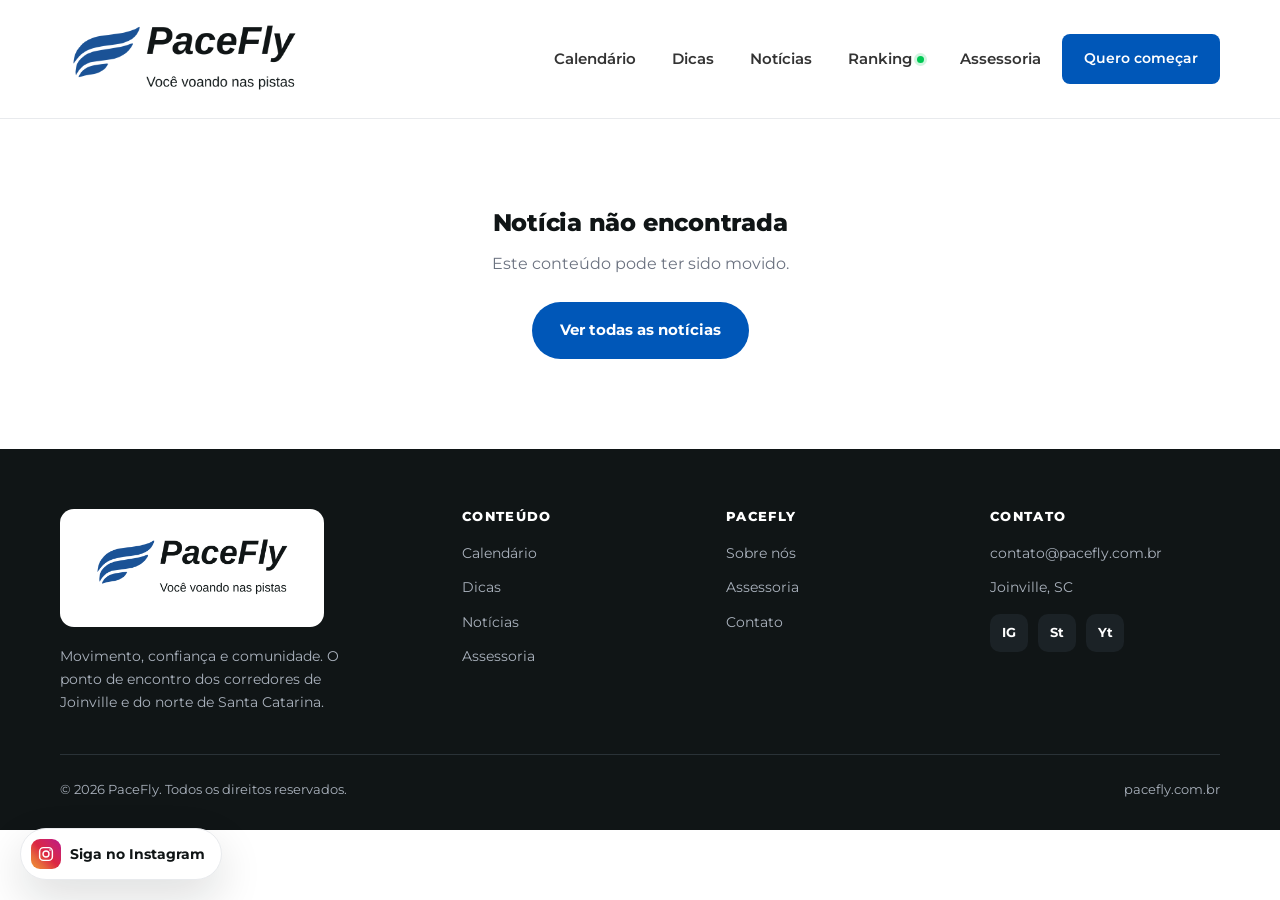
<file: noticia.html>
<!DOCTYPE html>
<html lang="pt-BR">
<head>
<meta charset="UTF-8">
<meta name="viewport" content="width=device-width, initial-scale=1.0">
<title>Notícia | PaceFly</title>
<meta name="description" content="Notícias do universo da corrida de rua no Brasil e na região de Joinville.">
<link rel="canonical" href="https://pacefly.com.br/noticia.html">
<meta property="og:type" content="article">
<meta property="og:site_name" content="PaceFly">
<meta property="og:title" content="Notícia | PaceFly">
<meta property="og:description" content="Notícias do universo da corrida de rua no Brasil e na região de Joinville.">
<meta property="og:url" content="https://pacefly.com.br/noticia.html">
<meta property="og:image" content="https://pacefly.com.br/assets/og-institucional.png">
<meta property="og:image:width" content="1200">
<meta property="og:image:height" content="630">
<meta property="og:locale" content="pt_BR">
<meta name="twitter:card" content="summary_large_image">
<meta name="twitter:title" content="Notícia | PaceFly">
<meta name="twitter:description" content="Notícias do universo da corrida de rua no Brasil e na região de Joinville.">
<meta name="twitter:image" content="https://pacefly.com.br/assets/og-institucional.png">
<link rel="preconnect" href="https://fonts.googleapis.com">
<link rel="preconnect" href="https://fonts.gstatic.com" crossorigin>
<link href="https://fonts.googleapis.com/css2?family=Montserrat:wght@400;500;600;700;800;900&display=swap" rel="stylesheet">
<link rel="stylesheet" href="assets/styles.css">
</head>
<body>

<header>
  <div class="wrap nav">
    <a href="index.html#top" class="brand"><img src="assets/PaceFly_Logo_Oficial.png" alt="PaceFly - Você voando nas pistas"></a>
    <nav class="menu" id="menu">
      <a href="index.html#calendario">Calendário</a>
      <a href="index.html#dicas">Dicas</a>
      <a href="index.html#noticias">Notícias</a>
      <a href="rankings.html" class="nav-rk">Ranking<span class="nav-rk-dot"></span></a>
      <a href="index.html#assessoria">Assessoria</a>
      <a href="index.html#assessoria" class="btn btn-azul">Quero começar</a>
    </nav>
    <button class="burger" id="burger" aria-label="Menu"><span></span><span></span><span></span></button>
  </div>
</header>

<main id="artConteudo"></main>

<footer>
  <div class="wrap">
    <div class="foot-grid">
      <div>
        <span class="foot-logo"><img src="assets/PaceFly_Logo_Oficial.png" alt="PaceFly"></span>
        <p class="desc">Movimento, confiança e comunidade. O ponto de encontro dos corredores de Joinville e do norte de Santa Catarina.</p>
      </div>
      <div>
        <h4>Conteúdo</h4>
        <ul>
          <li><a href="index.html#calendario">Calendário</a></li>
          <li><a href="index.html#dicas">Dicas</a></li>
          <li><a href="index.html#noticias">Notícias</a></li>
          <li><a href="index.html#assessoria">Assessoria</a></li>
        </ul>
      </div>
      <div>
        <h4>PaceFly</h4>
        <ul>
          <li><a href="index.html#top">Sobre nós</a></li>
          <li><a href="index.html#assessoria">Assessoria</a></li>
          <li><a href="mailto:contato@pacefly.com.br">Contato</a></li>
        </ul>
      </div>
      <div>
        <h4>Contato</h4>
        <ul>
          <li><a href="mailto:contato@pacefly.com.br">contato@pacefly.com.br</a></li>
          <li><span>Joinville, SC</span></li>
        </ul>
        <div class="social">
          <a href="index.html#top" aria-label="Instagram">IG</a>
          <a href="index.html#top" aria-label="Strava">St</a>
          <a href="index.html#top" aria-label="YouTube">Yt</a>
        </div>
      </div>
    </div>
    <div class="foot-bot">
      <span>© 2026 PaceFly. Todos os direitos reservados.</span>
      <span>pacefly.com.br</span>
    </div>
  </div>
</footer>

<script src="assets/data.js"></script>
<script>
  const burger=document.getElementById('burger'), menu=document.getElementById('menu');
  burger.addEventListener('click',()=>menu.classList.toggle('open'));

  async function render(){
    const id=new URLSearchParams(location.search).get('id');
    const lista=await pfLista('noticias', window.PACEFLY_NOTICIAS||[]);
    const n=lista.find(x=>x.id===id);
    const alvo=document.getElementById('artConteudo');
    if(!n){
      alvo.innerHTML=`<section class="wrap" style="padding:90px 0;text-align:center"><h1>Notícia não encontrada</h1><p style="color:var(--cinza-cl);margin:14px 0 26px">Este conteúdo pode ter sido movido.</p><a class="btn btn-azul" href="index.html#noticias">Ver todas as notícias</a></section>`;
      return;
    }
    const nUrl='https://pacefly.com.br/noticia.html?id='+n.id;
    window.pfSEO({
      title: n.titulo+' | PaceFly',
      description: n.resumo || (n.corpo&&n.corpo[0]) || '',
      url: nUrl,
      image: n.imagem,
      type: 'article'
    });
    window.pfJSONLD({
      "@context":"https://schema.org",
      "@type":"NewsArticle",
      "headline":n.titulo,
      "description":n.resumo||'',
      "image":[n.imagem],
      "url":nUrl,
      "mainEntityOfPage":nUrl,
      "author":{"@type":"Organization","name":"PaceFly"},
      "publisher":{"@type":"Organization","name":"PaceFly","logo":{"@type":"ImageObject","url":"https://pacefly.com.br/assets/PaceFly_Logo_Oficial.png"}}
    });
    const corpo=(n.corpo||[]).map(p=>`<p>${p}</p>`).join('');

    const outras=lista.filter(x=>x.id!==n.id).slice(0,3).map(o=>`
      <a class="on-card" href="noticia.html?id=${o.id}">
        <div class="im"><img ${pfImg('noticias',o.id,o.imagem)} alt="${o.titulo}"></div>
        <div class="bd"><span class="ct">${o.categoria}</span><h3>${o.titulo}</h3></div>
      </a>`).join('');

    alvo.innerHTML=`
      <article>
        <div class="art-hero">
          <div class="art-hero-bg"><img ${pfImg('noticias',n.id,n.imagem)} alt=""></div>
          <div class="wrap art-hero-inner">
            <span class="art-cat">${n.categoria}</span>
            <h1>${n.titulo}</h1>
            <div class="art-meta"><span>${n.local}</span> · <span>${n.dataTxt}</span></div>
          </div>
        </div>
        <div class="art-wrap">
          ${n.resumo?`<p class="art-resumo">${n.resumo}</p>`:''}
          <div class="art-body">${corpo}</div>
          ${n.fonteUrl?`<div class="art-fonte">Fonte: <a href="${n.fonteUrl}" target="_blank" rel="noopener">${n.fonteNome||n.fonteUrl}</a></div>`:''}
          <a class="art-back" href="index.html#noticias">← Voltar para as notícias</a>
        </div>
      </article>
      ${outras?`<section class="art-outras"><div class="wrap"><h2>Outras notícias</h2><div class="outras-grid">${outras}</div></div></section>`:''}`;
  }
  render();
</script>
<script src="assets/ui.js"></script>
</body>
</html>
</file>
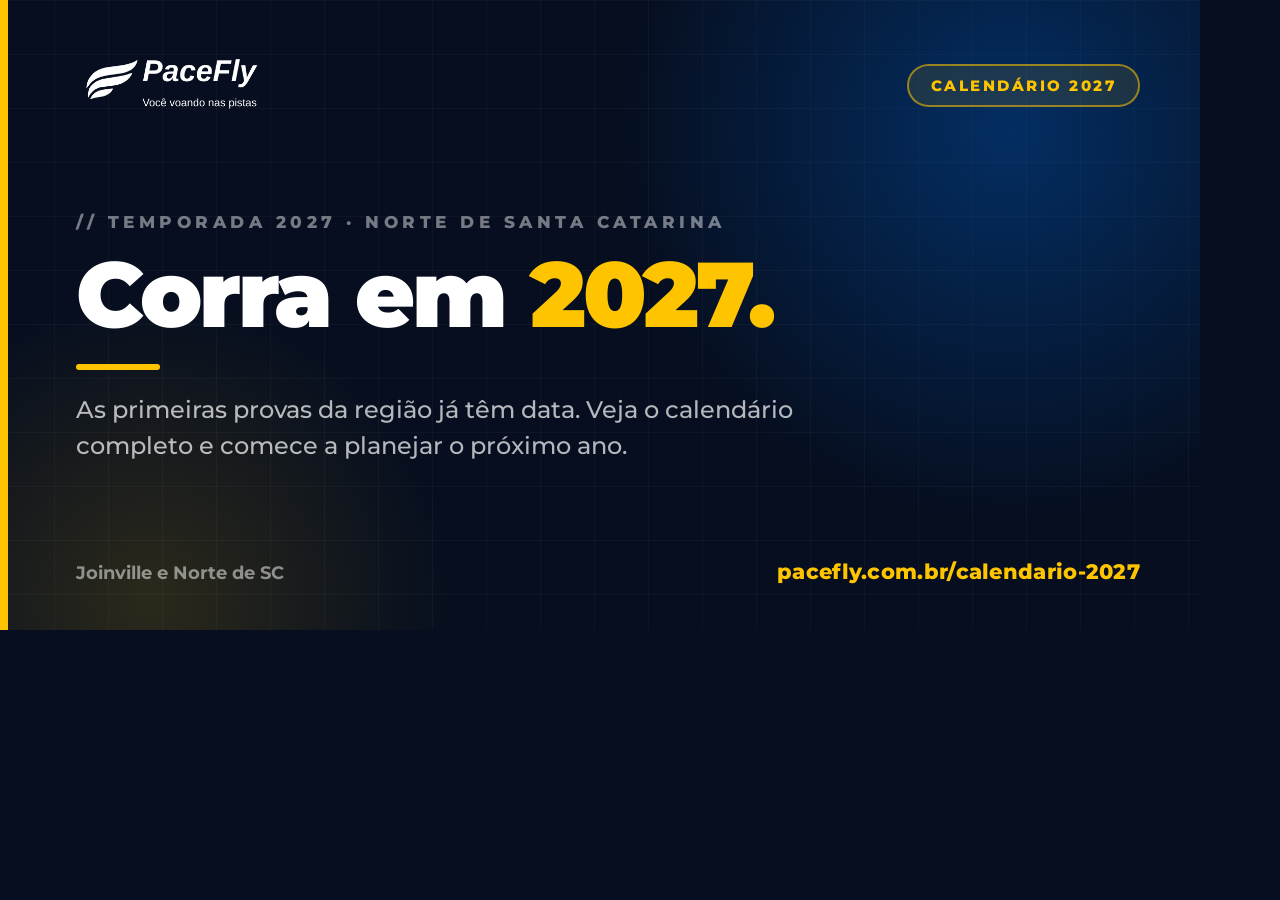
<file: og-calendario-2027.html>
<!DOCTYPE html>
<html lang="pt-BR">
<head>
<meta charset="UTF-8">
<title>PaceFly · Imagem de compartilhamento do Calendário 2027 (1200x630)</title>
<link href="https://fonts.googleapis.com/css2?family=Montserrat:wght@400;500;600;700;800;900&display=swap" rel="stylesheet">
<style>
  *{margin:0;padding:0;box-sizing:border-box}
  body{width:1200px;height:630px;overflow:hidden;font-family:'Montserrat',sans-serif;background:#060e1f}
  .card{position:relative;width:1200px;height:630px;overflow:hidden;background:#060e1f}
  .mesh{position:absolute;inset:0;
    background-image:linear-gradient(rgba(255,255,255,.03) 1px,transparent 1px),
                     linear-gradient(90deg,rgba(255,255,255,.03) 1px,transparent 1px);
    background-size:54px 54px}
  .glow{position:absolute;width:820px;height:820px;border-radius:50%;
    background:radial-gradient(circle,rgba(0,87,184,.44) 0%,rgba(0,87,184,0) 68%);
    top:-280px;right:-220px}
  .glow2{position:absolute;width:620px;height:620px;border-radius:50%;
    background:radial-gradient(circle,rgba(255,196,0,.15) 0%,rgba(255,196,0,0) 70%);
    bottom:-280px;left:-160px}
  .strip{position:absolute;left:0;top:0;bottom:0;width:8px;background:#FFC400;z-index:5}
  .content{position:absolute;inset:0;z-index:4;display:flex;flex-direction:column;
    justify-content:space-between;padding:48px 60px 46px 76px}
  .topo{display:flex;align-items:center;justify-content:space-between}
  .topo img{height:74px;width:auto;filter:brightness(0) invert(1)}
  .selo{display:flex;align-items:center;gap:11px;border:2px solid rgba(255,196,0,.55);
    border-radius:100px;padding:10px 22px;background:rgba(255,196,0,.10)}
  .selo span{font-size:15px;font-weight:800;color:#FFC400;letter-spacing:2.5px;text-transform:uppercase}
  .meio{flex:1;display:flex;flex-direction:column;justify-content:center;padding-bottom:6px}
  .eyebrow{font-size:17px;font-weight:800;color:rgba(255,255,255,.45);
    letter-spacing:4.5px;text-transform:uppercase;margin-bottom:16px}
  .titulo{font-size:92px;font-weight:900;color:#fff;line-height:1.0;letter-spacing:-3px}
  .titulo .amarelo{color:#FFC400}
  .rule{width:84px;height:6px;background:#FFC400;border-radius:4px;margin:24px 0 22px}
  .sub{font-size:24px;font-weight:500;color:rgba(255,255,255,.70);line-height:1.5;max-width:760px}
  .rodape{display:flex;align-items:flex-end;justify-content:space-between}
  .site{font-size:21px;font-weight:800;color:#FFC400;letter-spacing:.3px}
  .marca{font-size:18px;font-weight:700;color:rgba(255,255,255,.5)}
</style>
</head>
<body>
<div class="card">
  <div class="mesh"></div><div class="glow"></div><div class="glow2"></div>
  <div class="strip"></div>
  <div class="content">
    <div class="topo">
      <img src="assets/PaceFly_Logo_Oficial.png" alt="PaceFly">
      <div class="selo"><span>Calendário 2027</span></div>
    </div>
    <div class="meio">
      <div class="eyebrow">// Temporada 2027 · Norte de Santa Catarina</div>
      <div class="titulo">Corra em <span class="amarelo">2027.</span></div>
      <div class="rule"></div>
      <div class="sub">As primeiras provas da região já têm data. Veja o calendário completo e comece a planejar o próximo ano.</div>
    </div>
    <div class="rodape">
      <div class="marca">Joinville e Norte de SC</div>
      <div class="site">pacefly.com.br/calendario-2027</div>
    </div>
  </div>
</div>
</body>
</html>
</file>
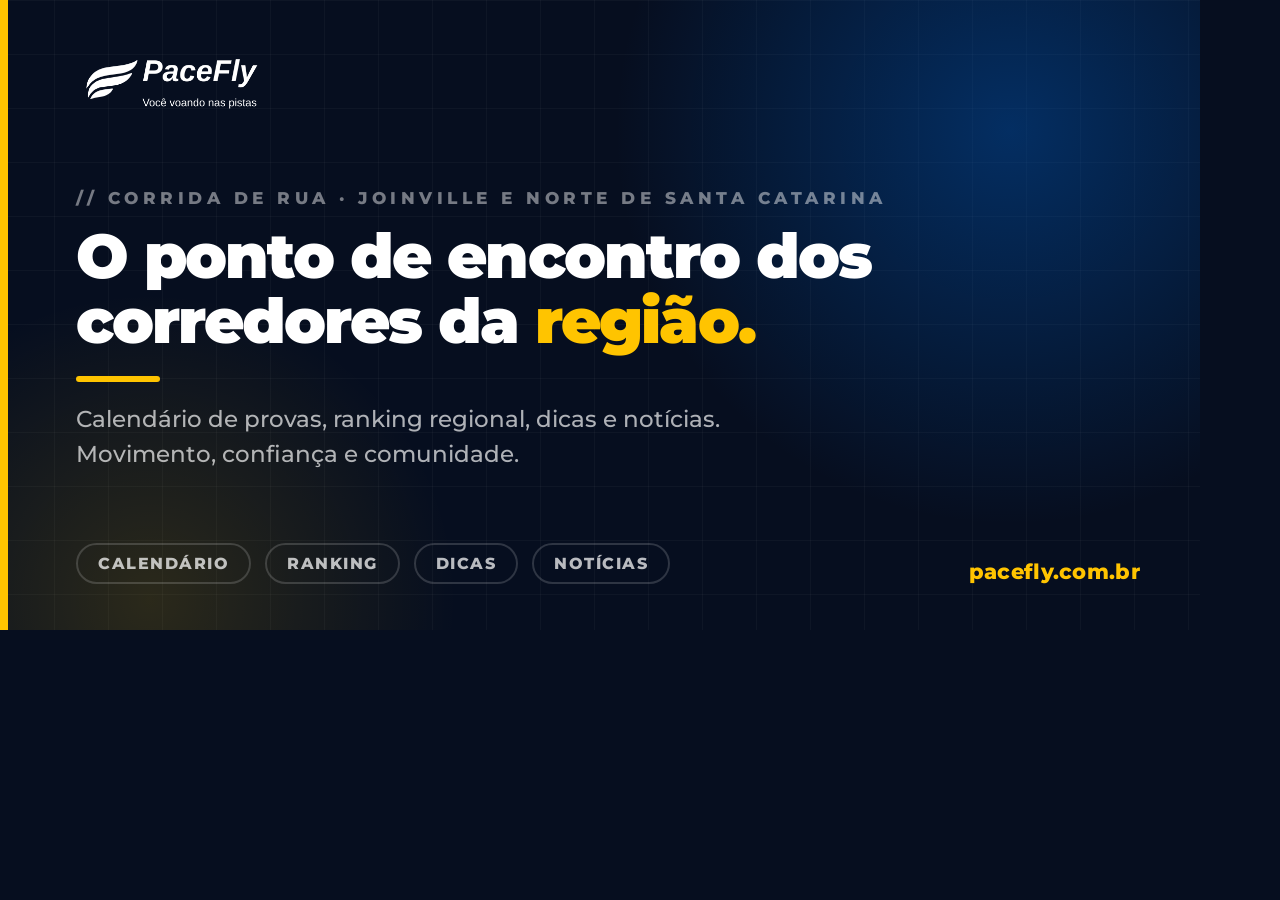
<file: og-institucional.html>
<!DOCTYPE html>
<html lang="pt-BR">
<head>
<meta charset="UTF-8">
<title>PaceFly · Imagem institucional de compartilhamento (1200x630)</title>
<link href="https://fonts.googleapis.com/css2?family=Montserrat:wght@400;500;600;700;800;900&display=swap" rel="stylesheet">
<style>
  *{margin:0;padding:0;box-sizing:border-box}
  body{width:1200px;height:630px;overflow:hidden;font-family:'Montserrat',sans-serif;background:#060e1f}
  .card{position:relative;width:1200px;height:630px;overflow:hidden;background:#060e1f}
  .mesh{position:absolute;inset:0;
    background-image:linear-gradient(rgba(255,255,255,.03) 1px,transparent 1px),
                     linear-gradient(90deg,rgba(255,255,255,.03) 1px,transparent 1px);
    background-size:54px 54px}
  .glow{position:absolute;width:820px;height:820px;border-radius:50%;
    background:radial-gradient(circle,rgba(0,87,184,.44) 0%,rgba(0,87,184,0) 68%);
    top:-280px;right:-220px}
  .glow2{position:absolute;width:620px;height:620px;border-radius:50%;
    background:radial-gradient(circle,rgba(255,196,0,.15) 0%,rgba(255,196,0,0) 70%);
    bottom:-280px;left:-160px}
  .strip{position:absolute;left:0;top:0;bottom:0;width:8px;background:#FFC400;z-index:5}
  .content{position:absolute;inset:0;z-index:4;display:flex;flex-direction:column;
    justify-content:space-between;padding:48px 60px 46px 76px}
  .topo{display:flex;align-items:center;justify-content:space-between}
  .topo img{height:74px;width:auto;filter:brightness(0) invert(1)}
  .meio{flex:1;display:flex;flex-direction:column;justify-content:center;padding-bottom:6px}
  .eyebrow{font-size:17px;font-weight:800;color:rgba(255,255,255,.45);
    letter-spacing:4.5px;text-transform:uppercase;margin-bottom:16px}
  .titulo{font-size:62px;font-weight:900;color:#fff;line-height:1.05;letter-spacing:-2px;max-width:900px}
  .titulo .amarelo{color:#FFC400}
  .rule{width:84px;height:6px;background:#FFC400;border-radius:4px;margin:22px 0 20px}
  .sub{font-size:23px;font-weight:500;color:rgba(255,255,255,.68);line-height:1.5;max-width:760px}
  .rodape{display:flex;align-items:flex-end;justify-content:space-between}
  .chips{display:flex;gap:14px;flex-wrap:wrap}
  .chip{font-size:16px;font-weight:800;color:rgba(255,255,255,.72);
    border:2px solid rgba(255,255,255,.16);border-radius:100px;padding:9px 20px;
    text-transform:uppercase;letter-spacing:1.5px}
  .site{font-size:21px;font-weight:800;color:#FFC400;letter-spacing:.3px}
</style>
</head>
<body>
<div class="card">
  <div class="mesh"></div><div class="glow"></div><div class="glow2"></div>
  <div class="strip"></div>
  <div class="content">
    <div class="topo">
      <img src="assets/PaceFly_Logo_Oficial.png" alt="PaceFly">
    </div>
    <div class="meio">
      <div class="eyebrow">// Corrida de rua · Joinville e Norte de Santa Catarina</div>
      <div class="titulo">O ponto de encontro dos<br>corredores da <span class="amarelo">região.</span></div>
      <div class="rule"></div>
      <div class="sub">Calendário de provas, ranking regional, dicas e notícias. Movimento, confiança e comunidade.</div>
    </div>
    <div class="rodape">
      <div class="chips">
        <div class="chip">Calendário</div>
        <div class="chip">Ranking</div>
        <div class="chip">Dicas</div>
        <div class="chip">Notícias</div>
      </div>
      <div class="site">pacefly.com.br</div>
    </div>
  </div>
</div>
</body>
</html>
</file>
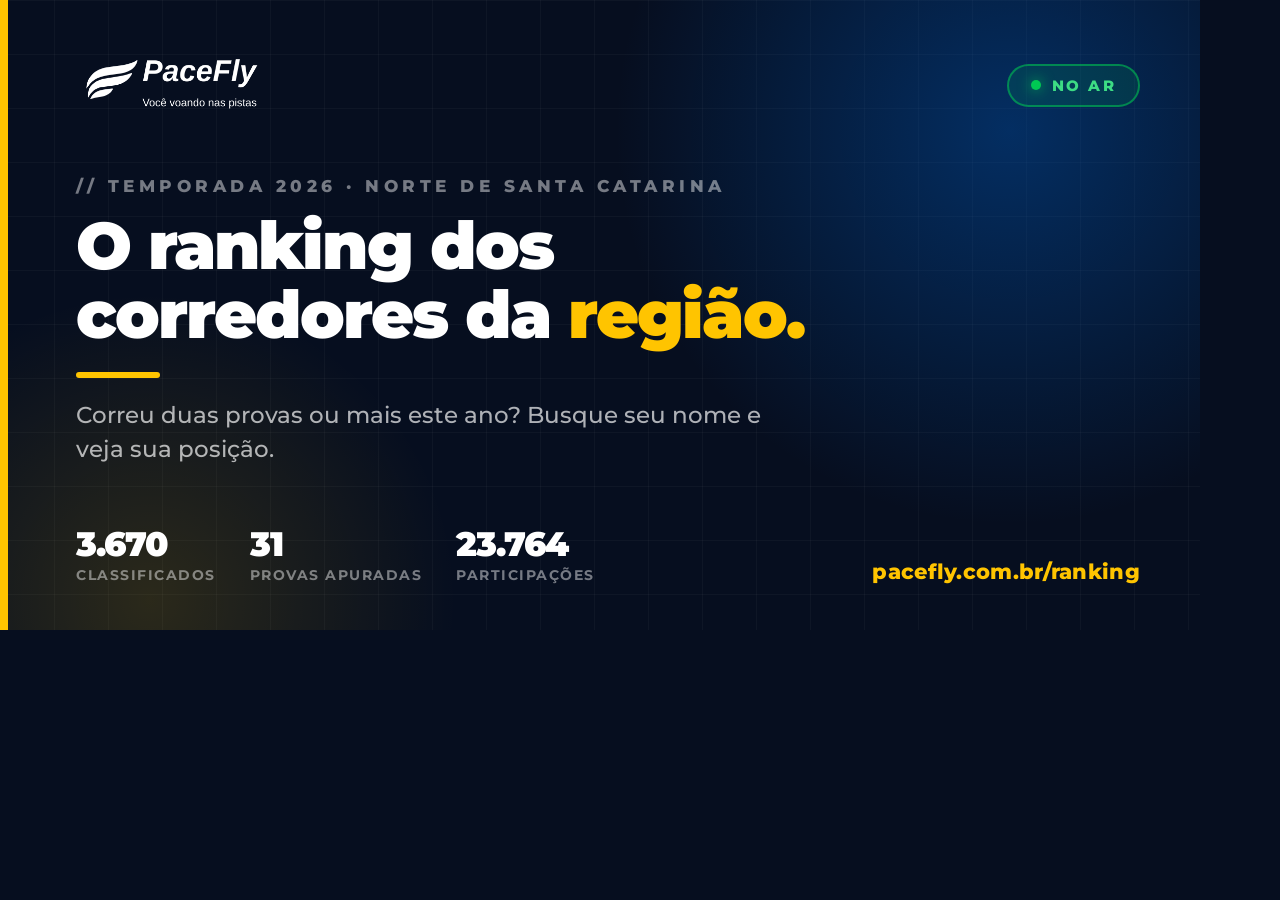
<file: og-ranking.html>
<!DOCTYPE html>
<html lang="pt-BR">
<head>
<meta charset="UTF-8">
<title>PaceFly · Imagem de compartilhamento do Ranking (1200x630)</title>
<link href="https://fonts.googleapis.com/css2?family=Montserrat:wght@400;500;600;700;800;900&display=swap" rel="stylesheet">
<style>
  *{margin:0;padding:0;box-sizing:border-box}
  body{width:1200px;height:630px;overflow:hidden;font-family:'Montserrat',sans-serif;background:#060e1f}
  .card{position:relative;width:1200px;height:630px;overflow:hidden;background:#060e1f}
  .mesh{position:absolute;inset:0;
    background-image:linear-gradient(rgba(255,255,255,.03) 1px,transparent 1px),
                     linear-gradient(90deg,rgba(255,255,255,.03) 1px,transparent 1px);
    background-size:54px 54px}
  .glow{position:absolute;width:820px;height:820px;border-radius:50%;
    background:radial-gradient(circle,rgba(0,87,184,.44) 0%,rgba(0,87,184,0) 68%);
    top:-280px;right:-220px}
  .glow2{position:absolute;width:620px;height:620px;border-radius:50%;
    background:radial-gradient(circle,rgba(255,196,0,.15) 0%,rgba(255,196,0,0) 70%);
    bottom:-280px;left:-160px}
  .strip{position:absolute;left:0;top:0;bottom:0;width:8px;background:#FFC400;z-index:5}
  .content{position:absolute;inset:0;z-index:4;display:flex;flex-direction:column;
    justify-content:space-between;padding:48px 60px 46px 76px}
  .topo{display:flex;align-items:center;justify-content:space-between}
  .topo img{height:74px;width:auto;filter:brightness(0) invert(1)}
  .selo{display:flex;align-items:center;gap:11px;border:2px solid rgba(0,200,83,.55);
    border-radius:100px;padding:10px 22px;background:rgba(0,200,83,.12)}
  .selo-dot{width:10px;height:10px;border-radius:50%;background:#00C853;
    box-shadow:0 0 14px rgba(0,200,83,.9)}
  .selo span{font-size:15px;font-weight:800;color:#3ddc84;letter-spacing:2.5px;text-transform:uppercase}
  .meio{flex:1;display:flex;flex-direction:column;justify-content:center;padding-bottom:6px}
  .eyebrow{font-size:17px;font-weight:800;color:rgba(255,255,255,.45);
    letter-spacing:4.5px;text-transform:uppercase;margin-bottom:16px}
  .titulo{font-size:66px;font-weight:900;color:#fff;line-height:1.04;letter-spacing:-2px;max-width:840px}
  .titulo .amarelo{color:#FFC400}
  .rule{width:84px;height:6px;background:#FFC400;border-radius:4px;margin:22px 0 20px}
  .sub{font-size:23px;font-weight:500;color:rgba(255,255,255,.68);line-height:1.5;max-width:700px}
  .rodape{display:flex;align-items:flex-end;justify-content:space-between}
  .stats{display:flex;gap:34px}
  .stat b{display:block;font-size:34px;font-weight:900;color:#fff;line-height:1;letter-spacing:-1px}
  .stat small{display:block;font-size:14px;font-weight:700;color:rgba(255,255,255,.45);
    text-transform:uppercase;letter-spacing:1.5px;margin-top:5px}
  .site{font-size:21px;font-weight:800;color:#FFC400;letter-spacing:.3px}
</style>
</head>
<body>
<div class="card">
  <div class="mesh"></div><div class="glow"></div><div class="glow2"></div>
  <div class="strip"></div>
  <div class="content">
    <div class="topo">
      <img src="assets/PaceFly_Logo_Oficial.png" alt="PaceFly">
      <div class="selo"><div class="selo-dot"></div><span>No ar</span></div>
    </div>
    <div class="meio">
      <div class="eyebrow">// Temporada 2026 · Norte de Santa Catarina</div>
      <div class="titulo">O ranking dos<br>corredores da <span class="amarelo">região.</span></div>
      <div class="rule"></div>
      <div class="sub">Correu duas provas ou mais este ano? Busque seu nome e veja sua posição.</div>
    </div>
    <div class="rodape">
      <div class="stats">
        <div class="stat"><b>3.670</b><small>classificados</small></div>
        <div class="stat"><b>31</b><small>provas apuradas</small></div>
        <div class="stat"><b>23.764</b><small>participações</small></div>
      </div>
      <div class="site">pacefly.com.br/ranking</div>
    </div>
  </div>
</div>
</body>
</html>
</file>
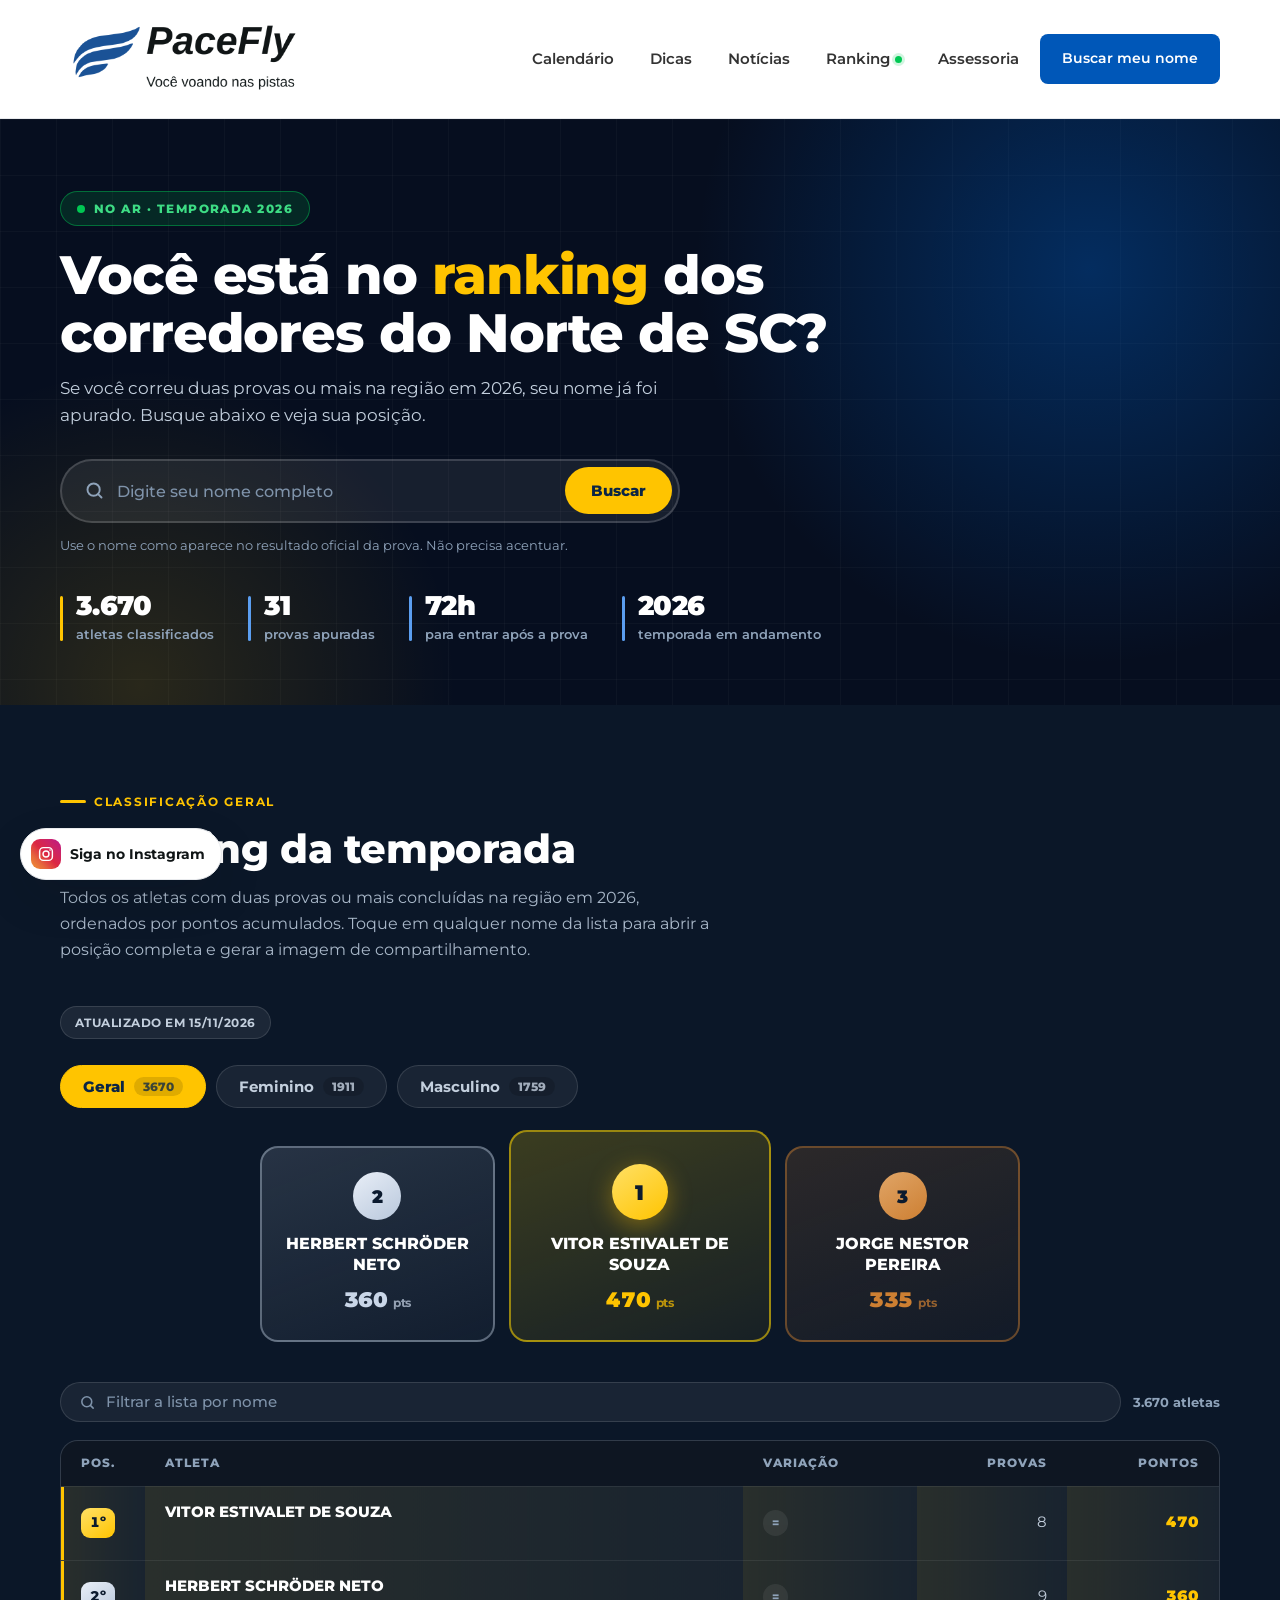
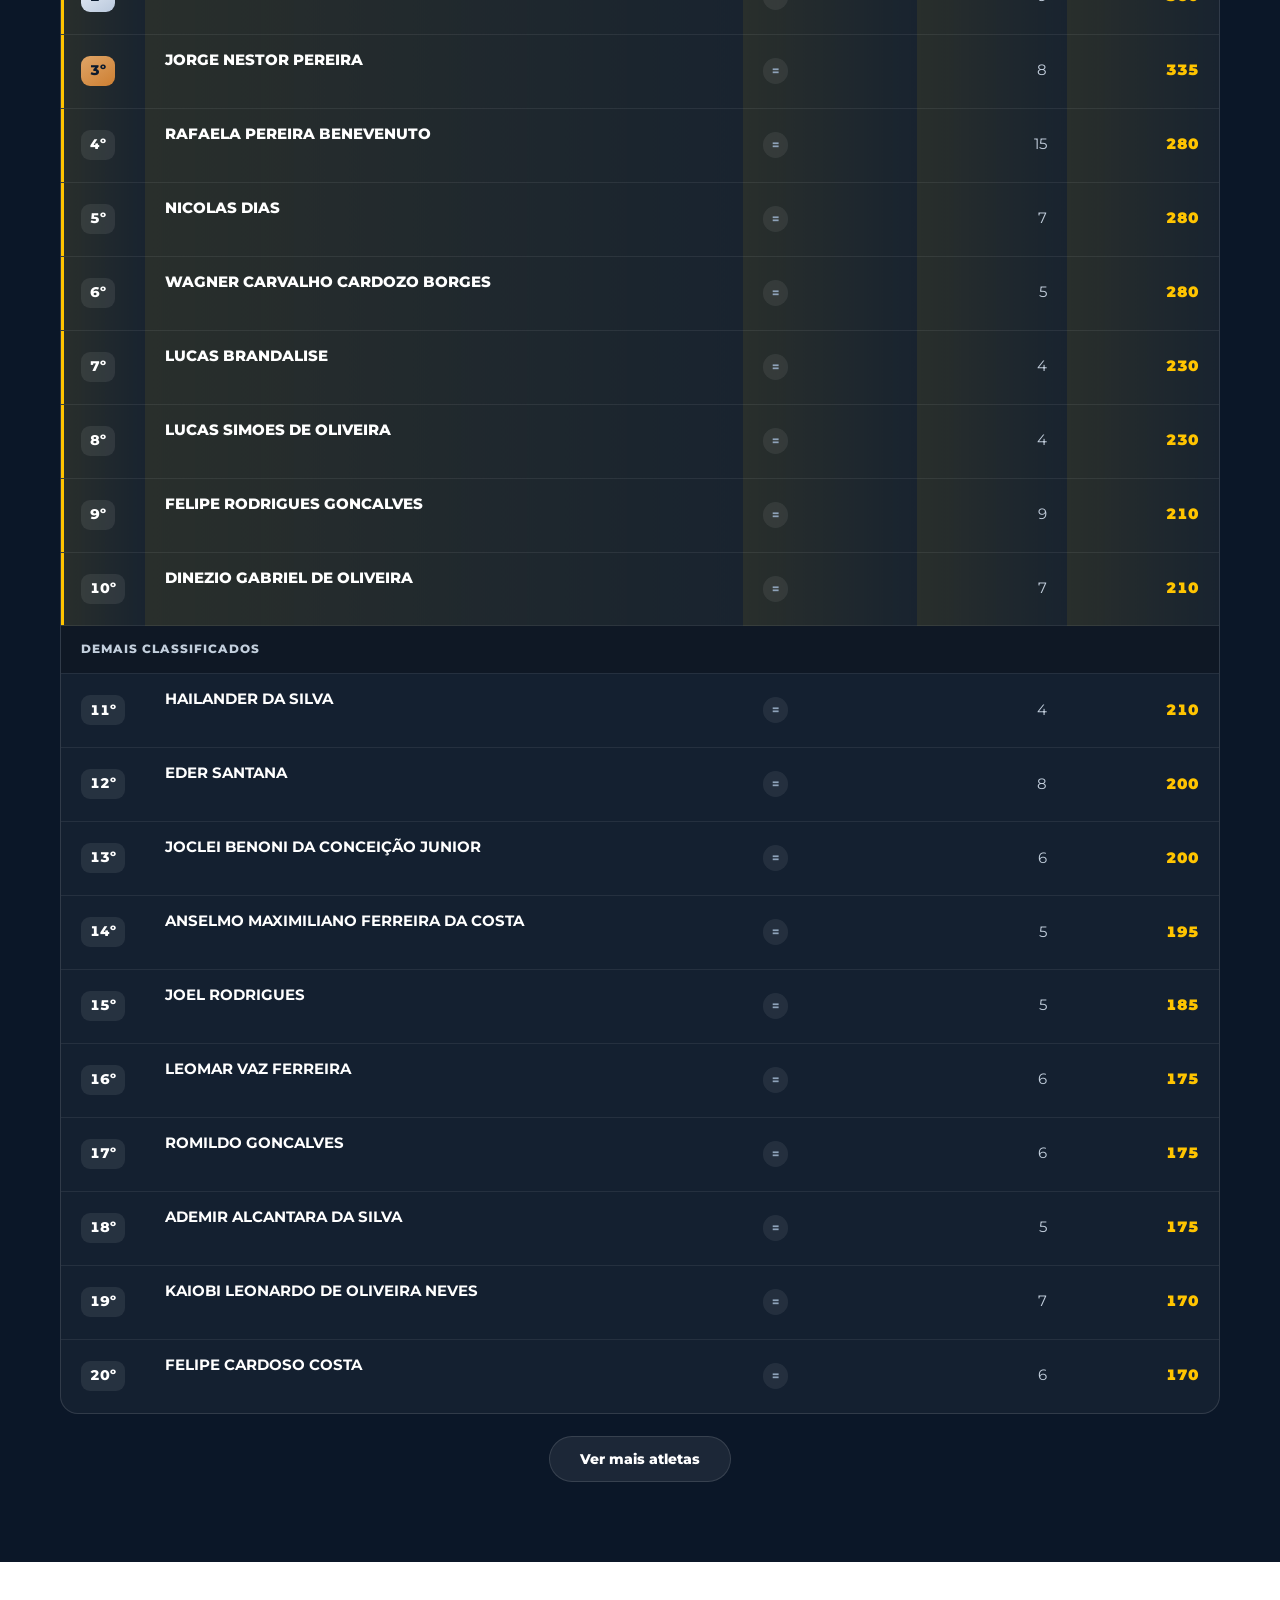
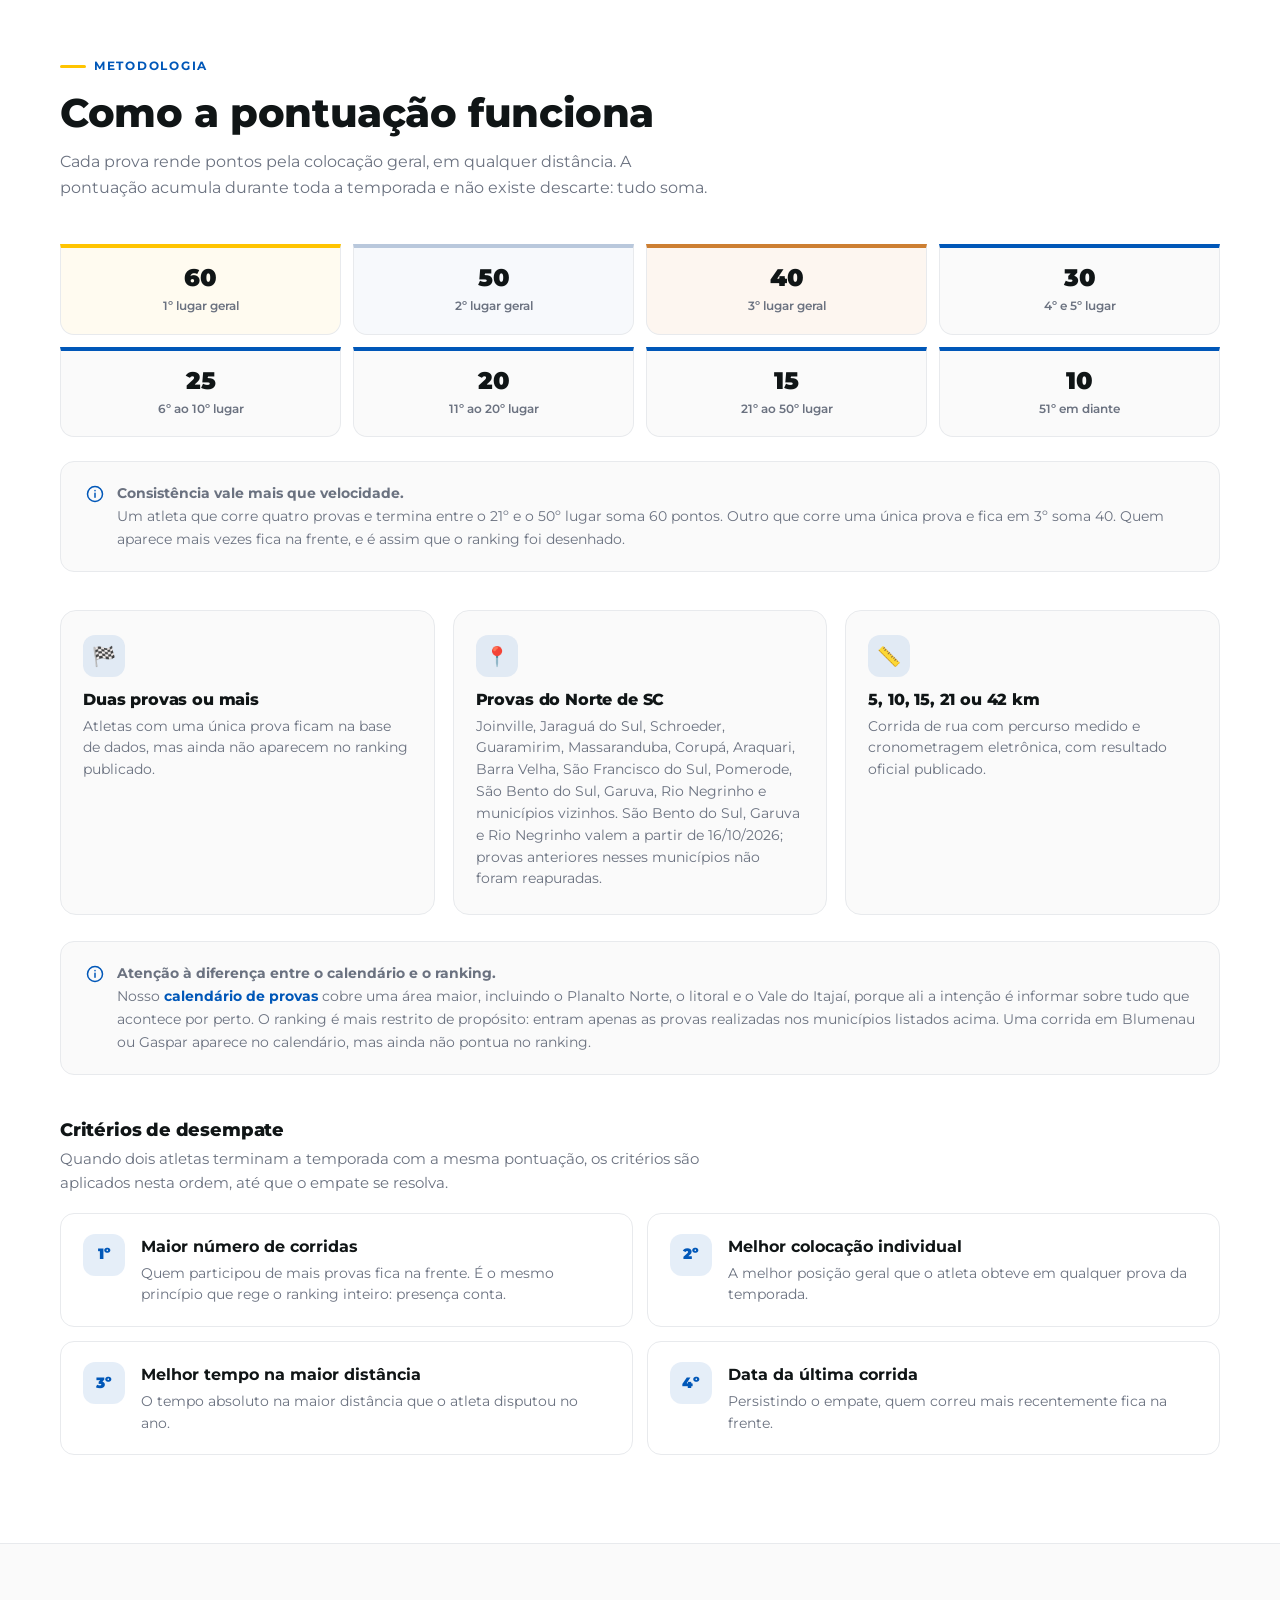
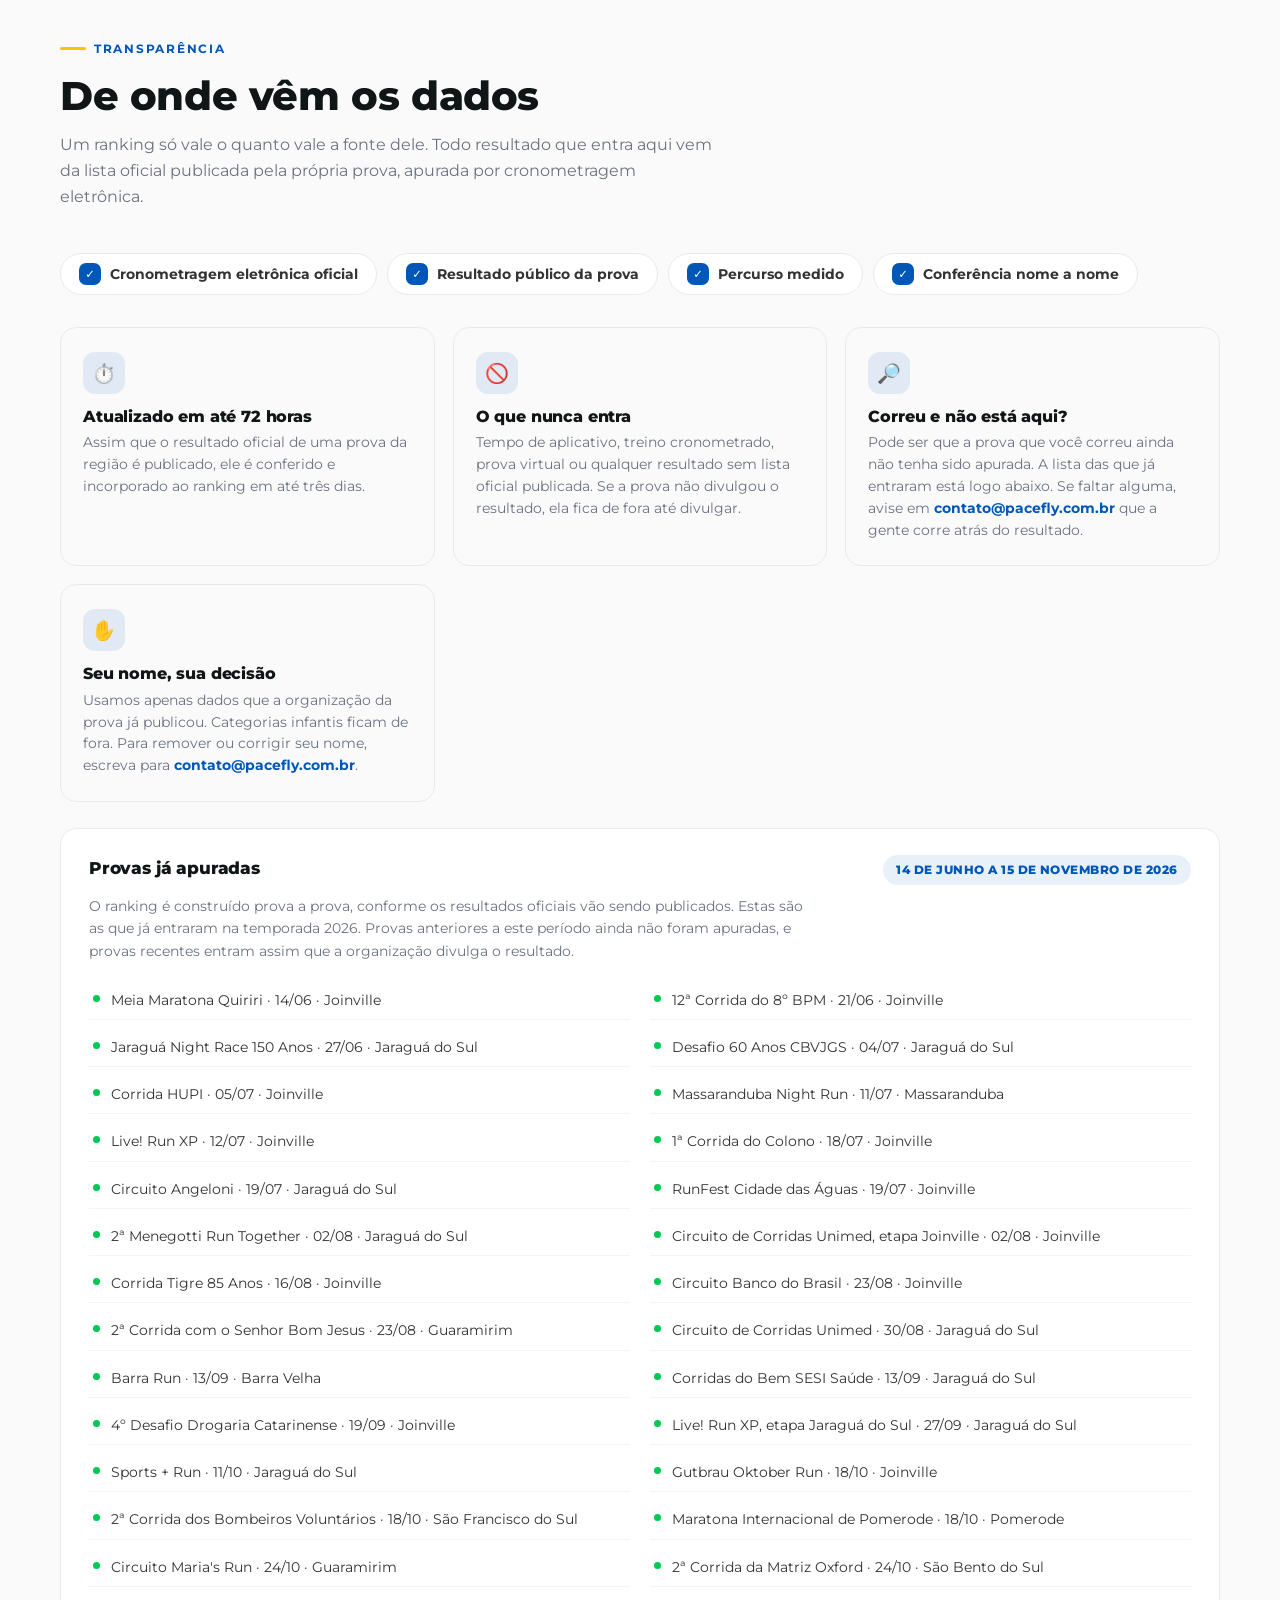
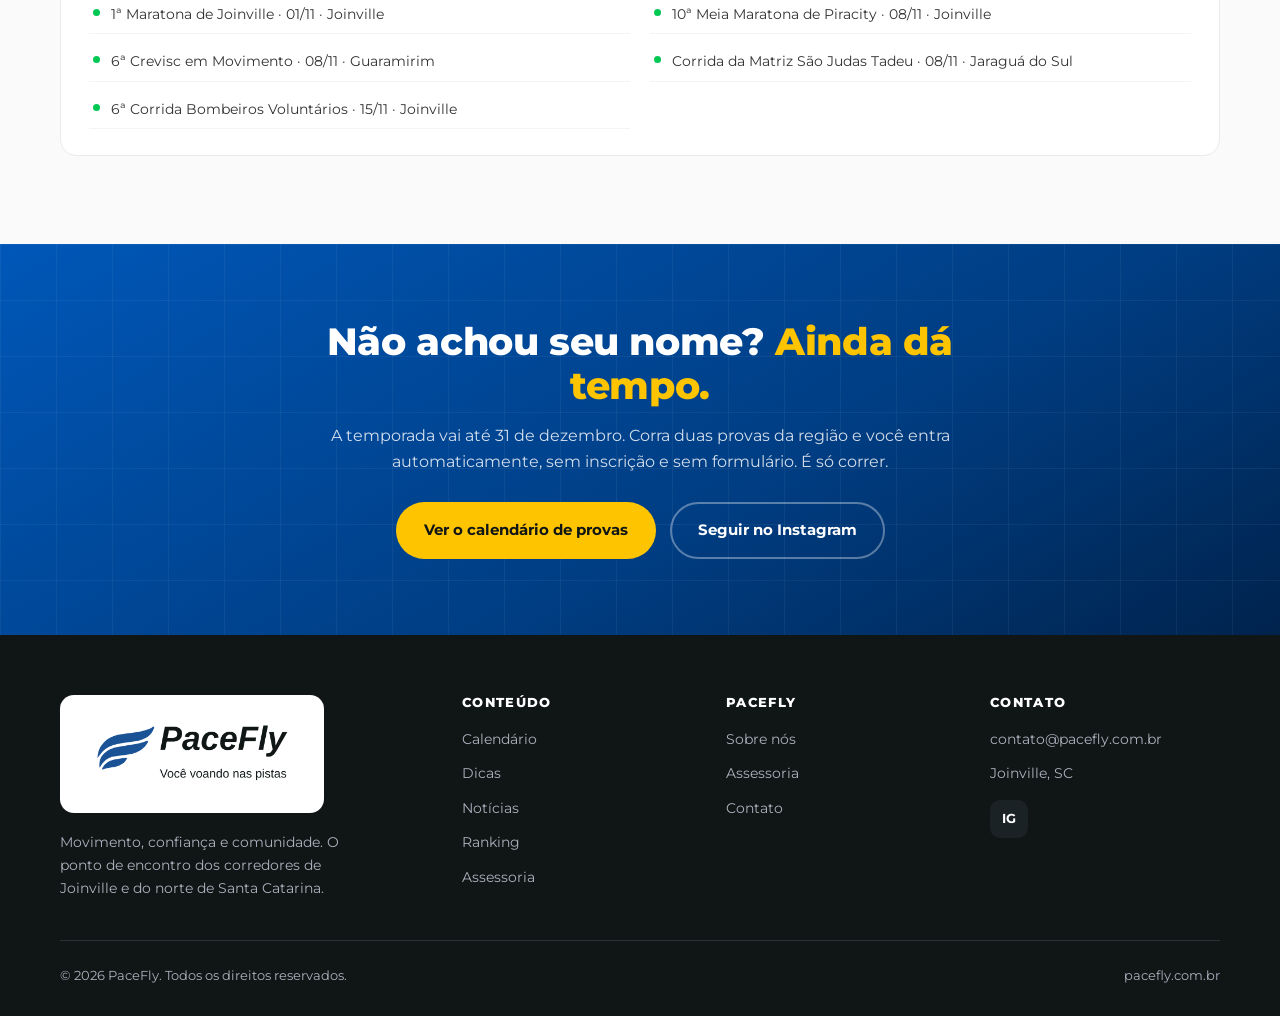
<file: rankings.html>
<!DOCTYPE html>
<html lang="pt-BR">
<head>
<meta charset="UTF-8">
<meta name="viewport" content="width=device-width, initial-scale=1.0">
<title>PaceFly Ranking 2026 | Ranking dos corredores de Joinville e Norte de SC</title>
<meta name="description" content="Consulte sua posição no PaceFly Ranking 2026, o ranking acumulado dos corredores de Joinville, Jaraguá do Sul e região. Busque pelo seu nome e veja seus pontos na temporada.">
<link rel="canonical" href="https://pacefly.com.br/rankings.html">

<!-- OPEN GRAPH / COMPARTILHAMENTO -->
<meta property="og:type" content="website">
<meta property="og:site_name" content="PaceFly">
<meta property="og:title" content="PaceFly Ranking 2026 | Ranking dos corredores do Norte de SC">
<meta property="og:description" content="Correu duas provas na região em 2026? Você já está no ranking. Busque seu nome e veja sua posição.">
<meta property="og:url" content="https://pacefly.com.br/rankings.html">
<meta property="og:image" content="https://pacefly.com.br/assets/og-ranking.png">
<meta property="og:image:width" content="1200">
<meta property="og:image:height" content="630">
<meta property="og:locale" content="pt_BR">
<meta name="twitter:card" content="summary_large_image">
<meta name="twitter:title" content="PaceFly Ranking 2026">
<meta name="twitter:description" content="Correu duas provas na região em 2026? Você já está no ranking. Busque seu nome.">
<meta name="twitter:image" content="https://pacefly.com.br/assets/og-ranking.png">

<link rel="preconnect" href="https://fonts.googleapis.com">
<link rel="preconnect" href="https://fonts.gstatic.com" crossorigin>
<link href="https://fonts.googleapis.com/css2?family=Montserrat:wght@400;500;600;700;800;900&display=swap" rel="stylesheet">
<link rel="stylesheet" href="assets/styles.css">
<link rel="stylesheet" href="assets/rankings.css">

<!-- FAVICON -->
<link rel="icon" type="image/x-icon" href="/favicon.ico">
<link rel="icon" type="image/png" sizes="32x32" href="/favicon-32x32.png">
<link rel="icon" type="image/png" sizes="192x192" href="/favicon-192x192.png">
<link rel="apple-touch-icon" sizes="180x180" href="/apple-touch-icon.png">

<!-- ============================================================
     GOOGLE ANALYTICS
     NÃO adicione a tag do GA aqui. O snippet é injetado pelo
     Netlify em todas as páginas do site, inclusive nesta. Colocar
     uma segunda tag no HTML criaria carregamento duplicado e
     contagem inflada de sessões.
     Os eventos personalizados desta página (busca_ranking,
     compartilhar_posicao e gerar_imagem_posicao) usam a tag que o
     Netlify já injeta. Veja a função evento() no fim do arquivo.
     ============================================================ -->

<!-- DADOS ESTRUTURADOS -->
<script type="application/ld+json">
{
  "@context":"https://schema.org",
  "@type":"WebPage",
  "name":"PaceFly Ranking 2026",
  "description":"Ranking acumulado de corrida de rua do Norte de Santa Catarina, temporada 2026.",
  "url":"https://pacefly.com.br/rankings.html",
  "publisher":{"@type":"Organization","name":"PaceFly","url":"https://pacefly.com.br"},
  "about":{"@type":"SportsEvent","name":"Corrida de rua no Norte de Santa Catarina"}
}
</script>
</head>
<body>

<!-- HEADER -->
<header>
  <div class="wrap nav">
    <a href="index.html#top" class="brand"><img src="assets/PaceFly_Logo_Oficial.png" alt="PaceFly - Você voando nas pistas"></a>
    <nav class="menu" id="menu">
      <a href="index.html#calendario">Calendário</a>
      <a href="index.html#dicas">Dicas</a>
      <a href="index.html#noticias">Notícias</a>
      <a href="rankings.html" class="nav-rk">Ranking<span class="nav-rk-dot"></span></a>
      <a href="index.html#assessoria">Assessoria</a>
      <a href="#busca" class="btn btn-azul">Buscar meu nome</a>
    </nav>
    <button class="burger" id="burger" aria-label="Menu"><span></span><span></span><span></span></button>
  </div>
</header>

<!-- HERO COM BUSCA -->
<section class="rkl-hero" id="busca">
  <div class="rkl-mesh"></div>
  <div class="rkl-glow"></div>
  <div class="rkl-glow2"></div>
  <div class="wrap rkl-hero-inner">
    <span class="rkl-live"><span class="dot"></span>No ar · Temporada 2026</span>
    <h1>Você está no <span>ranking</span> dos corredores do Norte de SC?</h1>
    <p class="rkl-lead">Se você correu duas provas ou mais na região em 2026, seu nome já foi apurado. Busque abaixo e veja sua posição.</p>

    <div class="rkl-busca">
      <div class="rkl-busca-box">
        <svg viewBox="0 0 24 24" fill="none" stroke="currentColor" stroke-width="2.2" stroke-linecap="round"><circle cx="11" cy="11" r="7"/><path d="M20 20l-3.6-3.6"/></svg>
        <input type="text" id="rklBusca" placeholder="Digite seu nome completo" autocomplete="off" aria-label="Buscar seu nome no ranking">
        <button type="button" id="rklBtnBusca">Buscar</button>
      </div>
      <p class="rkl-busca-hint">Use o nome como aparece no resultado oficial da prova. Não precisa acentuar.</p>
    </div>

    <div class="rkl-resultado" id="rklResultado"></div>

    <div class="rkl-stats">
      <div><b id="stTotal">3.670</b><small>atletas classificados</small></div>
      <div><b id="stProvas">31</b><small>provas apuradas</small></div>
      <div><b>72h</b><small>para entrar após a prova</small></div>
      <div><b>2026</b><small>temporada em andamento</small></div>
    </div>
  </div>
</section>

<!-- PÓDIO E TABELA -->
<section class="rkl-tabela-sec">
  <div class="wrap">
    <div class="sec-head">
      <span class="eyebrow">Classificação geral</span>
      <h2>O ranking da temporada</h2>
      <p>Todos os atletas com duas provas ou mais concluídas na região em 2026, ordenados por pontos acumulados. Toque em qualquer nome da lista para abrir a posição completa e gerar a imagem de compartilhamento.</p>
    </div>

    <span class="rkl-atualizado" id="rklAtualizado">Atualizado em 15/11/2026</span>

    <div class="rkl-abas" id="rklAbas" role="tablist">
      <button type="button" class="rkl-aba on" data-cat="geral" role="tab">Geral <span class="qt" id="qtGeral"></span></button>
      <button type="button" class="rkl-aba" data-cat="F" role="tab">Feminino <span class="qt" id="qtF"></span></button>
      <button type="button" class="rkl-aba" data-cat="M" role="tab">Masculino <span class="qt" id="qtM"></span></button>
    </div>

    <div class="rkl-podio" id="rklPodio"></div>

    <div class="rkl-filtro">
      <div class="rkl-filtro-box">
        <svg viewBox="0 0 24 24" fill="none" stroke="currentColor" stroke-width="2.2" stroke-linecap="round"><circle cx="11" cy="11" r="7"/><path d="M20 20l-3.6-3.6"/></svg>
        <input type="text" id="rklFiltro" placeholder="Filtrar a lista por nome" autocomplete="off" aria-label="Filtrar a lista">
      </div>
      <span class="rkl-contador" id="rklContador"></span>
    </div>

    <div class="rkl-tabela-wrap">
      <table class="rkl-tabela" id="rklTabela">
        <thead>
          <tr><th>Pos.</th><th>Atleta</th><th>Variação</th><th class="num">Provas</th><th class="num">Pontos</th></tr>
        </thead>
        <tbody></tbody>
      </table>
    </div>

    <div class="rkl-mais" id="rklMais"><button type="button" id="rklBtnMais">Ver mais atletas</button></div>
  </div>
</section>

<!-- COMO FUNCIONA -->
<section id="como-funciona">
  <div class="wrap">
    <div class="sec-head">
      <span class="eyebrow">Metodologia</span>
      <h2>Como a pontuação funciona</h2>
      <p>Cada prova rende pontos pela colocação geral, em qualquer distância. A pontuação acumula durante toda a temporada e não existe descarte: tudo soma.</p>
    </div>

    <div class="rkl-pts-grid">
      <div class="rkl-pts ouro"><b>60</b><small>1º lugar geral</small></div>
      <div class="rkl-pts prata"><b>50</b><small>2º lugar geral</small></div>
      <div class="rkl-pts bronze"><b>40</b><small>3º lugar geral</small></div>
      <div class="rkl-pts"><b>30</b><small>4º e 5º lugar</small></div>
      <div class="rkl-pts"><b>25</b><small>6º ao 10º lugar</small></div>
      <div class="rkl-pts"><b>20</b><small>11º ao 20º lugar</small></div>
      <div class="rkl-pts"><b>15</b><small>21º ao 50º lugar</small></div>
      <div class="rkl-pts"><b>10</b><small>51º em diante</small></div>
    </div>

    <div class="rk-nota" style="margin-bottom:38px">
      <svg viewBox="0 0 24 24" fill="none" stroke="currentColor" stroke-width="1.8" stroke-linecap="round" stroke-linejoin="round"><circle cx="12" cy="12" r="9"/><path d="M12 11v5M12 7.8v.2"/></svg>
      <div>
        <strong>Consistência vale mais que velocidade.</strong><br>
        Um atleta que corre quatro provas e termina entre o 21º e o 50º lugar soma 60 pontos. Outro que corre uma única prova e fica em 3º soma 40. Quem aparece mais vezes fica na frente, e é assim que o ranking foi desenhado.
      </div>
    </div>

    <div class="rkl-regras">
      <div class="rkl-regra">
        <div class="ic">🏁</div>
        <h3>Duas provas ou mais</h3>
        <p>Atletas com uma única prova ficam na base de dados, mas ainda não aparecem no ranking publicado.</p>
      </div>
      <div class="rkl-regra">
        <div class="ic">📍</div>
        <h3>Provas do Norte de SC</h3>
        <p>Joinville, Jaraguá do Sul, Schroeder, Guaramirim, Massaranduba, Corupá, Araquari, Barra Velha, São Francisco do Sul, Pomerode, São Bento do Sul, Garuva, Rio Negrinho e municípios vizinhos. São Bento do Sul, Garuva e Rio Negrinho valem a partir de 16/10/2026; provas anteriores nesses municípios não foram reapuradas.</p>
      </div>
      <div class="rkl-regra">
        <div class="ic">📏</div>
        <h3>5, 10, 15, 21 ou 42 km</h3>
        <p>Corrida de rua com percurso medido e cronometragem eletrônica, com resultado oficial publicado.</p>
      </div>
    </div>

    <div class="rk-nota" style="margin-top:26px">
      <svg viewBox="0 0 24 24" fill="none" stroke="currentColor" stroke-width="1.8" stroke-linecap="round" stroke-linejoin="round"><circle cx="12" cy="12" r="9"/><path d="M12 11v5M12 7.8v.2"/></svg>
      <div>
        <strong>Atenção à diferença entre o calendário e o ranking.</strong><br>
        Nosso <a href="index.html#calendario" style="color:var(--azul);font-weight:700">calendário de provas</a> cobre uma área maior, incluindo o Planalto Norte, o litoral e o Vale do Itajaí, porque ali a intenção é informar sobre tudo que acontece por perto. O ranking é mais restrito de propósito: entram apenas as provas realizadas nos municípios listados acima. Uma corrida em Blumenau ou Gaspar aparece no calendário, mas ainda não pontua no ranking.
      </div>
    </div>

    <h3 style="font-size:1.15rem;margin:44px 0 6px">Critérios de desempate</h3>
    <p style="font-size:.94rem;color:var(--cinza-cl);margin-bottom:18px;max-width:680px">Quando dois atletas terminam a temporada com a mesma pontuação, os critérios são aplicados nesta ordem, até que o empate se resolva.</p>

    <div class="rkl-desempate">
      <div class="rkl-dsp">
        <span class="n">1º</span>
        <div>
          <b>Maior número de corridas</b>
          <span>Quem participou de mais provas fica na frente. É o mesmo princípio que rege o ranking inteiro: presença conta.</span>
        </div>
      </div>
      <div class="rkl-dsp">
        <span class="n">2º</span>
        <div>
          <b>Melhor colocação individual</b>
          <span>A melhor posição geral que o atleta obteve em qualquer prova da temporada.</span>
        </div>
      </div>
      <div class="rkl-dsp">
        <span class="n">3º</span>
        <div>
          <b>Melhor tempo na maior distância</b>
          <span>O tempo absoluto na maior distância que o atleta disputou no ano.</span>
        </div>
      </div>
      <div class="rkl-dsp">
        <span class="n">4º</span>
        <div>
          <b>Data da última corrida</b>
          <span>Persistindo o empate, quem correu mais recentemente fica na frente.</span>
        </div>
      </div>
    </div>
  </div>
</section>

<!-- TRANSPARÊNCIA -->
<section style="background:var(--off);border-top:1px solid var(--linha)">
  <div class="wrap">
    <div class="sec-head">
      <span class="eyebrow">Transparência</span>
      <h2>De onde vêm os dados</h2>
      <p>Um ranking só vale o quanto vale a fonte dele. Todo resultado que entra aqui vem da lista oficial publicada pela própria prova, apurada por cronometragem eletrônica.</p>
    </div>

    <div class="rkl-fontes">
      <span class="rkl-fonte"><i>✓</i>Cronometragem eletrônica oficial</span>
      <span class="rkl-fonte"><i>✓</i>Resultado público da prova</span>
      <span class="rkl-fonte"><i>✓</i>Percurso medido</span>
      <span class="rkl-fonte"><i>✓</i>Conferência nome a nome</span>
    </div>

    <div class="rkl-regras" style="margin-top:32px">
      <div class="rkl-regra">
        <div class="ic">⏱️</div>
        <h3>Atualizado em até 72 horas</h3>
        <p>Assim que o resultado oficial de uma prova da região é publicado, ele é conferido e incorporado ao ranking em até três dias.</p>
      </div>
      <div class="rkl-regra">
        <div class="ic">🚫</div>
        <h3>O que nunca entra</h3>
        <p>Tempo de aplicativo, treino cronometrado, prova virtual ou qualquer resultado sem lista oficial publicada. Se a prova não divulgou o resultado, ela fica de fora até divulgar.</p>
      </div>
      <div class="rkl-regra">
        <div class="ic">🔎</div>
        <h3>Correu e não está aqui?</h3>
        <p>Pode ser que a prova que você correu ainda não tenha sido apurada. A lista das que já entraram está logo abaixo. Se faltar alguma, avise em <a href="mailto:contato@pacefly.com.br?subject=Ranking%20PaceFly%20-%20prova%20faltando" style="color:var(--azul);font-weight:700">contato@pacefly.com.br</a> que a gente corre atrás do resultado.</p>
      </div>
      <div class="rkl-regra">
        <div class="ic">✋</div>
        <h3>Seu nome, sua decisão</h3>
        <p>Usamos apenas dados que a organização da prova já publicou. Categorias infantis ficam de fora. Para remover ou corrigir seu nome, escreva para <a href="mailto:contato@pacefly.com.br?subject=Ranking%20PaceFly%20-%20remocao%20ou%20correcao" style="color:var(--azul);font-weight:700">contato@pacefly.com.br</a>.</p>
      </div>
    </div>

    <div class="rkl-apuradas" id="rklApuradas" hidden>
      <div class="rkl-apuradas-topo">
        <h3>Provas já apuradas</h3>
        <span class="rkl-periodo" id="rklPeriodo"></span>
      </div>
      <p class="rkl-apuradas-nota">O ranking é construído prova a prova, conforme os resultados oficiais vão sendo publicados. Estas são as que já entraram na temporada 2026. Provas anteriores a este período ainda não foram apuradas, e provas recentes entram assim que a organização divulga o resultado.</p>
      <ul class="rkl-lista-provas" id="rklListaProvas"></ul>
    </div>
  </div>
</section>

<!-- CTA FINAL -->
<section class="rkl-cta">
  <div class="rkl-mesh"></div>
  <div class="wrap rkl-cta-inner">
    <h2>Não achou seu nome? <span>Ainda dá tempo.</span></h2>
    <p>A temporada vai até 31 de dezembro. Corra duas provas da região e você entra automaticamente, sem inscrição e sem formulário. É só correr.</p>
    <div class="rkl-cta-btns">
      <a href="index.html#calendario" class="btn btn-amar">Ver o calendário de provas</a>
      <a href="https://www.instagram.com/paceflyrunning" target="_blank" rel="noopener" class="btn btn-ghost" style="color:#fff;border-color:rgba(255,255,255,.35)">Seguir no Instagram</a>
    </div>
  </div>
</section>

<!-- MODAL DA IMAGEM DE COMPARTILHAMENTO -->
<div class="rkl-modal" id="rklModal">
  <div class="rkl-modal-inner">
    <h4>Sua posição, pronta para postar</h4>
    <canvas id="rklCanvas" width="1080" height="1350"></canvas>
    <!-- Compartilhar vem primeiro e em destaque porque é ele que abre a
         bandeja do celular com o Instagram na lista. Baixar continua ali
         para quem prefere postar depois, mas deixou de ser o caminho
         sugerido: no story é onde o card se propaga. -->
    <div class="rkl-modal-btns">
      <button type="button" class="prim" id="rklCompImg">Compartilhar no story</button>
      <button type="button" class="sec" id="rklBaixar">Baixar imagem</button>
    </div>
    <button type="button" class="rkl-modal-fechar" id="rklFechar">Fechar</button>
  </div>
</div>

<!-- FOOTER -->
<footer>
  <div class="wrap">
    <div class="foot-grid">
      <div>
        <span class="foot-logo"><img src="assets/PaceFly_Logo_Oficial.png" alt="PaceFly"></span>
        <p class="desc">Movimento, confiança e comunidade. O ponto de encontro dos corredores de Joinville e do norte de Santa Catarina.</p>
      </div>
      <div>
        <h4>Conteúdo</h4>
        <ul>
          <li><a href="index.html#calendario">Calendário</a></li>
          <li><a href="index.html#dicas">Dicas</a></li>
          <li><a href="index.html#noticias">Notícias</a></li>
          <li><a href="rankings.html">Ranking</a></li>
          <li><a href="index.html#assessoria">Assessoria</a></li>
        </ul>
      </div>
      <div>
        <h4>PaceFly</h4>
        <ul>
          <li><a href="index.html#top">Sobre nós</a></li>
          <li><a href="index.html#assessoria">Assessoria</a></li>
          <li><a href="mailto:contato@pacefly.com.br">Contato</a></li>
        </ul>
      </div>
      <div>
        <h4>Contato</h4>
        <ul>
          <li><a href="mailto:contato@pacefly.com.br">contato@pacefly.com.br</a></li>
          <li><span>Joinville, SC</span></li>
        </ul>
        <div class="social">
          <a href="https://www.instagram.com/paceflyrunning" target="_blank" rel="noopener" aria-label="Instagram">IG</a>
        </div>
      </div>
    </div>
    <div class="foot-bot">
      <span>© 2026 PaceFly. Todos os direitos reservados.</span>
      <span>pacefly.com.br</span>
    </div>
  </div>
</footer>

<script>
/* ==========================================================================
   PaceFly Ranking — página ao vivo
   Os dados vêm de assets/ranking_2026.json. Se o arquivo não carregar, a
   página cai para o Top 10 embutido abaixo, sem quebrar nada.
   ========================================================================== */

// Menu mobile
const burger=document.getElementById('burger'), menu=document.getElementById('menu');
burger.addEventListener('click',()=>menu.classList.toggle('open'));
menu.querySelectorAll('a').forEach(a=>a.addEventListener('click',()=>menu.classList.remove('open')));

// Reserva: Top 10 da apuração de 15/11/2026
const RESERVA = {
  atualizado_em:"15/11/2026", total_atletas:3670, total_provas:31,
  atletas:[
    {p:1,n:"VITOR ESTIVALET DE SOUZA",pt:470},
    {p:2,n:"HERBERT SCHRÖDER NETO",pt:360},
    {p:3,n:"JORGE NESTOR PEREIRA",pt:335},
    {p:4,n:"RAFAELA PEREIRA BENEVENUTO",pt:280},
    {p:5,n:"NICOLAS DIAS",pt:280},
    {p:6,n:"WAGNER CARVALHO CARDOZO BORGES",pt:280},
    {p:7,n:"LUCAS BRANDALISE",pt:230},
    {p:8,n:"LUCAS SIMOES DE OLIVEIRA",pt:230},
    {p:9,n:"FELIPE RODRIGUES GONCALVES",pt:210},
    {p:10,n:"DINEZIO GABRIEL DE OLIVEIRA",pt:210}
  ]
};

let DADOS = RESERVA;
let visiveis = 20;
let listaAtual = [];
let catAtual = 'geral';
// Atleta aberto no card. Guardado aqui para os botões não precisarem carregar
// os dados dentro do atributo onclick, que quebra com nome tipo SANT'ANA.
let atletaAtual = null;
// Cada categoria tem sua própria numeração. Um atleta pode ser 40º no geral
// e 8º no feminino, e as duas informações importam para ele.
let LISTAS = { geral:[], F:[], M:[] };

const PAGINA = 20;
const $ = id => document.getElementById(id);

// Medição dos eventos da página. A tag do GA vem do Netlify, então aqui só
// empurramos o evento para ela. Tenta primeiro gtag e, se ela ainda não tiver
// carregado, cai no dataLayer, que existe antes. Falha em silêncio se não
// houver nenhum dos dois, para nunca quebrar a página por causa de medição.
function evento(nome, params){
  try{
    if(typeof gtag === 'function'){ gtag('event', nome, params||{}); return; }
    if(window.dataLayer && typeof window.dataLayer.push === 'function'){
      window.dataLayer.push(Object.assign({event:nome}, params||{}));
    }
  }catch(e){}
}

// Normaliza para busca: sem acento, minúsculo, espaços colapsados
const norm = s => (s||"").toString().normalize("NFD")
  .replace(/\p{Diacritic}/gu,"")
  .toLowerCase().replace(/[^a-z0-9\s]/g," ").replace(/\s+/g," ").trim();

// Casa o termo por PALAVRAS, em qualquer ordem, e não por trecho contínuo.
// Assim "alexandre klagenberg" acha "alexandre teobaldo klagenberg", que é
// como o nome sai no resultado oficial da prova.
const casa = (chave, termo) => {
  const palavras = (termo||"").split(' ').filter(Boolean);
  return palavras.length ? palavras.every(p=>chave.includes(p)) : true;
};

function carregar(){
  fetch('assets/ranking_2026.json',{cache:'no-store'})
    .then(r=>{ if(!r.ok) throw new Error('sem arquivo'); return r.json(); })
    .then(d=>{ if(d && Array.isArray(d.atletas) && d.atletas.length){ DADOS=d; } })
    .catch(()=>{ /* mantém a reserva */ })
    .finally(iniciar);
}

function iniciar(){
  DADOS.atletas.forEach(a=>{ a._k = norm(a.n); });

  // Geral: usa a posição que veio do arquivo
  LISTAS.geral = DADOS.atletas.map(a=>({...a}));

  // Feminino e Masculino: renumerados dentro da própria categoria.
  // A seta de variação também precisa ser a de dentro da categoria (`vs`,
  // calculada no gerar_json_ranking.py comparando com a posição por sexo da
  // apuração anterior), não a seta do ranking Geral (`v`). Até 13/09/2026 as
  // três abas mostravam a mesma seta (a do Geral), o que dava uma queda para
  // quem só perdeu posições porque homens (ou mulheres) entraram na frente
  // dele no Geral, sem ele ter perdido nenhuma posição dentro do próprio sexo.
  ['F','M'].forEach(sx=>{
    LISTAS[sx] = DADOS.atletas
      .filter(a => (a.s||'').toUpperCase() === sx)
      .map((a,i)=>({...a, p:i+1, pGeral:a.p, vGeral:a.v, v:a.vs}));
  });

  const temSexo = LISTAS.F.length || LISTAS.M.length;
  if(!temSexo){
    // Sem o campo de sexo nos dados, as abas não teriam o que mostrar.
    $('rklAbas').style.display = 'none';
  } else {
    $('qtGeral').textContent = LISTAS.geral.length;
    $('qtF').textContent = LISTAS.F.length;
    $('qtM').textContent = LISTAS.M.length;
  }

  listaAtual = LISTAS.geral;

  if(DADOS.atualizado_em) $('rklAtualizado').textContent = 'Atualizado em ' + DADOS.atualizado_em;
  if(DADOS.total_atletas) $('stTotal').textContent = DADOS.total_atletas.toLocaleString('pt-BR');
  if(DADOS.total_provas)  $('stProvas').textContent = DADOS.total_provas;

  montarApuradas();
  montarPodio();
  render();

  // Busca vinda do bloco da home (rankings.html?q=nome)
  try{
    const q = new URLSearchParams(location.search).get('q');
    if(q && q.trim()){
      $('rklBusca').value = q.trim();
      buscar();
      $('rklResultado').scrollIntoView({behavior:'smooth', block:'center'});
    }
  }catch(e){}
}

// Lista das provas apuradas. Responde na página a pergunta que mais gera
// desconfiança em quem correu e não se encontrou. Sai do próprio JSON, então
// se atualiza junto com a apuração.
function montarApuradas(){
  const caixa = $('rklApuradas');
  const provas = DADOS.provas;
  if(!Array.isArray(provas) || !provas.length){ caixa.hidden = true; return; }
  caixa.hidden = false;
  if(DADOS.periodo_coberto){
    $('rklPeriodo').textContent = DADOS.periodo_coberto;
  }
  $('rklListaProvas').innerHTML = provas
    .map(p=>`<li>${esc(p)}</li>`).join('');
}

function montarPodio(){
  const t3 = LISTAS[catAtual].slice(0,3);
  if(t3.length<3){ $('rklPodio').style.display='none'; return; }
  $('rklPodio').style.display='grid';
  const ordem = [t3[1],t3[0],t3[2]];
  const classe = ['p2','p1','p3'];
  $('rklPodio').innerHTML = ordem.map((a,i)=>`
    <div class="rkl-pod ${classe[i]}">
      <div class="rkl-pod-medal">${a.p}</div>
      <div class="nm">${esc(a.n)}</div>
      <div class="pt">${a.pt} <span>pts</span></div>
    </div>`).join('');
}

function trocarCategoria(cat){
  catAtual = cat;
  document.querySelectorAll('#rklAbas .rkl-aba').forEach(b=>{
    b.classList.toggle('on', b.dataset.cat === cat);
  });
  const termo = norm($('rklFiltro').value);
  listaAtual = termo ? LISTAS[cat].filter(a=>casa(a._k, termo)) : LISTAS[cat];
  visiveis = PAGINA;
  montarPodio();
  render();
  evento('trocar_categoria',{categoria:cat});
}

function esc(s){ return (s||"").replace(/[&<>"']/g,c=>({'&':'&amp;','<':'&lt;','>':'&gt;','"':'&quot;',"'":'&#39;'}[c])); }

// Variação de posição desde a apuração anterior.
// v > 0 subiu, v < 0 caiu, v === 0 manteve, v === "novo" entrou agora.
// Sem o campo, não mostra nada: melhor vazio do que informação inventada.
function badgeVar(v){
  if(v === undefined || v === null || v === '') return '';
  if(v === 'novo' || v === 'NOVO') return `<span class="rkl-var novo">NOVO</span>`;
  const n = Number(v);
  if(isNaN(n)) return '';
  if(n > 0) return `<span class="rkl-var sobe" title="Subiu ${n} ${n===1?'posição':'posições'}"><i>▲</i>${n}</span>`;
  if(n < 0) return `<span class="rkl-var desce" title="Caiu ${Math.abs(n)} ${Math.abs(n)===1?'posição':'posições'}"><i>▼</i>${Math.abs(n)}</span>`;
  return `<span class="rkl-var igual" title="Manteve a posição">=</span>`;
}

function render(destaque){
  const tbody = document.querySelector('#rklTabela tbody');
  const fatia = listaAtual.slice(0, visiveis);

  if(!fatia.length){
    tbody.innerHTML = `<tr><td colspan="5"><div class="rkl-vazio">Nenhum atleta encontrado com esse nome.</div></td></tr>`;
  } else {
    let html = '';
    const listaCheia = listaAtual.length === LISTAS[catAtual].length;
    fatia.forEach((a,idx)=>{
      const cls = a.p===1?'top1':a.p===2?'top2':a.p===3?'top3':'';
      const classes = ['clicavel'];
      if(a.p<=10) classes.push('top10');
      if(destaque && a._k===destaque) classes.push('destaque');

      // Linha divisória logo depois do 10º, só quando a lista está inteira
      if(listaCheia && idx>0 && a.p===11){
        html += `<tr><td colspan="5" class="rkl-corte">Demais classificados</td></tr>`;
      }

      const attr = ` class="${classes.join(' ')}" data-k="${esc(a._k)}" tabindex="0" role="button" aria-label="Ver posição de ${esc(a.n)}"`;
      html += `<tr${attr}>
        <td class="pos"><span class="rkl-pos-badge ${cls}">${a.p}º</span></td>
        <td class="nome">${esc(a.n)}<span class="rkl-toque">ver e compartilhar</span></td>
        <td>${badgeVar(a.v)}</td>
        <td class="num">${a.c?a.c:'&middot;'}</td>
        <td class="num pts">${a.pt}</td>
      </tr>`;
    });
    tbody.innerHTML = html;
  }

  const total = listaAtual.length;
  const totalCat = LISTAS[catAtual].length;
  $('rklContador').textContent = total === totalCat
    ? `${total.toLocaleString('pt-BR')} atletas`
    : `${total.toLocaleString('pt-BR')} de ${totalCat.toLocaleString('pt-BR')}`;

  const btn = $('rklBtnMais');
  if(visiveis >= total){ $('rklMais').style.display = total>PAGINA ? 'flex':'none'; btn.disabled=true; btn.textContent='Fim da lista'; }
  else { $('rklMais').style.display='flex'; btn.disabled=false; btn.textContent='Ver mais atletas'; }
}

/* ---------- BUSCA PRINCIPAL (hero) ---------- */
function buscar(){
  const termo = norm($('rklBusca').value);
  const area = $('rklResultado');

  if(termo.length < 3){
    area.className='rkl-resultado'; area.innerHTML='';
    return;
  }

  const exatos = DADOS.atletas.filter(a=>a._k===termo);
  // Busca por PALAVRAS, não por trecho contínuo. Corrigido em 07/09/2026:
  // o filtro antigo era casa(a._k, termo), então quem tem nome do meio
  // no resultado oficial nunca se achava. "rodrigo simoes" não casava com
  // "rodrigo antonio simoes", e "alexandre klagenberg" não casava com
  // "alexandre teobaldo klagenberg". Foi o motivo de dois corredores
  // escreverem dizendo que não estavam no ranking, estando.
  const palavras = termo.split(' ').filter(Boolean);
  const parciais = DADOS.atletas.filter(a=>palavras.every(p=>a._k.includes(p)));
  const achados = exatos.length ? exatos : parciais;

  if(!achados.length){
    evento('busca_ranking',{resultado:'nao_encontrado'});
    area.innerHTML = `
      <div class="rkl-naoachou">
        <h3>Não encontramos esse nome na lista</h3>
        <p>O ranking mostra apenas quem completou <strong>duas provas ou mais</strong> da região em 2026. Se você correu só uma até agora, seu resultado já está na nossa base e você entra na lista automaticamente na próxima prova.</p>
        <p>Se você já correu duas ou mais, pode ser que seu nome esteja escrito de outra forma no resultado oficial. Tente buscar só o primeiro nome, ou só o sobrenome.</p>
        <a href="index.html#calendario" class="btn btn-amar">Ver as próximas provas</a>
      </div>`;
    area.className='rkl-resultado on';
    return;
  }

  if(achados.length > 1 && !exatos.length){
    evento('busca_ranking',{resultado:'varios', qtd:achados.length});
    area.innerHTML = `
      <div class="rkl-naoachou">
        <h3>Encontramos ${achados.length} atletas com esse nome</h3>
        <p>A lista abaixo já está filtrada. <strong>Toque no seu nome</strong> para ver sua posição completa e gerar a imagem para compartilhar.</p>
        <a href="#rklTabela" class="btn btn-amar">Ver a lista</a>
      </div>`;
    area.className='rkl-resultado on';
    filtrarPor(termo);
    return;
  }

  evento('busca_ranking',{resultado:'encontrado', posicao:achados[0].p});
  mostrarAtleta(achados[0], true);
}

// Monta o card do atleta. Usado tanto pela busca quanto pelo clique numa
// linha da tabela: qualquer um dos 731 chega aqui, não só quem tem nome único.
// filtrar = true faz a tabela mostrar só esse nome, o que importa quando o
// atleta está na posição 400 e não apareceria nas 20 primeiras linhas.
function mostrarAtleta(a, filtrar){
  const area = $('rklResultado');
  const total = LISTAS.geral.length;
  const melhores = Math.max(1, Math.round((a.p/total)*100));

  // Posição na categoria por sexo, quando o dado existe
  const sx = (a.s||'').toUpperCase();
  const naCat = (sx==='F'||sx==='M') ? LISTAS[sx].find(x=>x._k===a._k && x.pt===a.pt) : null;
  const rotuloCat = sx==='F' ? 'no feminino' : 'no masculino';

  area.innerHTML = `
    <div class="rkl-card-atleta">
      <div class="top">
        <div class="rkl-card-pos"><b>${a.p}º</b><small>no geral</small></div>
        <div>
          <div class="rkl-card-nome">${esc(a.n)}</div>
          <div class="rkl-card-sub">PaceFly Ranking · Temporada 2026 · Norte de SC</div>
        </div>
      </div>
      <div class="rkl-card-metricas">
        <div class="rkl-metrica"><b>${a.pt}</b><small>pontos</small></div>
        ${a.c?`<div class="rkl-metrica"><b>${a.c}</b><small>${a.c===1?'prova':'provas'}</small></div>`:''}
        ${naCat?`<div class="rkl-metrica"><b>${naCat.p}º</b><small>${rotuloCat}</small></div>`:''}
        <div class="rkl-metrica"><b>${melhores}%</b><small>entre os melhores</small></div>
      </div>
      <div class="rkl-share-linha">
        <button type="button" class="rkl-share" id="rklBtnShare">
          <svg viewBox="0 0 24 24" fill="none" stroke="currentColor" stroke-width="2.2" stroke-linecap="round" stroke-linejoin="round"><path d="M4 12v7a1 1 0 001 1h14a1 1 0 001-1v-7"/><path d="M16 6l-4-4-4 4"/><path d="M12 2v14"/></svg>
          Compartilhar
        </button>
        <button type="button" class="rkl-share alt" id="rklBtnImg">
          <svg viewBox="0 0 24 24" fill="none" stroke="currentColor" stroke-width="2.2" stroke-linecap="round" stroke-linejoin="round"><rect x="3" y="3" width="18" height="18" rx="3"/><circle cx="8.5" cy="8.5" r="1.6"/><path d="M21 15l-5-5L5 21"/></svg>
          Gerar imagem
        </button>
      </div>
      <div class="rkl-email-cta">
        <p class="rkl-email-txt">Quer saber quando sua posição mudar? Deixe seu e-mail, a gente avisa.</p>
        <form class="rkl-email-form" id="rklEmailForm">
          <input type="email" id="rklEmailInput" placeholder="Seu melhor e-mail" required>
          <button type="submit" class="btn btn-amar" id="rklEmailBtn">Quero ser avisado</button>
        </form>
        <p class="rkl-email-nota">Só usamos para avisar sobre o ranking. Nada de spam.</p>
      </div>
    </div>`;

  // Guarda o atleta em memória em vez de embutir os dados no onclick.
  // Nome com apóstrofo (SANT'ANA, D'AVILA) quebraria o atributo HTML.
  atletaAtual = {p:a.p, n:a.n, pt:a.pt, c:a.c||null, cat:naCat?naCat.p:null, sx:sx};
  $('rklBtnShare').addEventListener('click', ()=>compartilhar(atletaAtual));
  $('rklBtnImg').addEventListener('click', ()=>gerarImagem(atletaAtual));
  $('rklEmailForm').addEventListener('submit', ev=>inscreverEmailRanking(ev, atletaAtual));

  area.className='rkl-resultado on';
  if(filtrar) filtrarPor(a._k, true); else render(a._k);
  area.scrollIntoView({behavior:'smooth', block:'center'});
}

function filtrarPor(termo, destacar){
  $('rklFiltro').value = termo;
  listaAtual = LISTAS[catAtual].filter(a=>casa(a._k, termo));
  // Se o atleta não está na categoria aberta, volta para o geral para não
  // devolver uma lista vazia logo depois de a pessoa se encontrar.
  if(!listaAtual.length && catAtual !== 'geral'){
    trocarCategoria('geral');
    listaAtual = LISTAS.geral.filter(a=>casa(a._k, termo));
    $('rklFiltro').value = termo;
  }
  visiveis = Math.max(PAGINA, listaAtual.length<=PAGINA?PAGINA:visiveis);
  render(destacar?termo:null);
}

/* Aviso curto no rodapé da tela.
   Existe porque todo caminho de falha do compartilhamento estava sendo
   engolido em silêncio: a pessoa clicava e não recebia nem sucesso nem erro.
   Num botão que é o motor de propagação do ranking, silêncio parece defeito. */
function aviso(msg, acao){
  const antigo = document.getElementById('rklAviso');
  if(antigo) antigo.remove();

  const cx = document.createElement('div');
  cx.id = 'rklAviso';
  cx.setAttribute('role','status');
  cx.style.cssText = 'position:fixed;left:50%;bottom:24px;transform:translateX(-50%);' +
    'z-index:9999;max-width:min(92vw,460px);display:flex;align-items:center;gap:14px;' +
    'background:#0C1E38;color:#fff;border:1px solid rgba(255,196,0,.45);' +
    'border-radius:12px;padding:14px 18px;box-shadow:0 12px 34px rgba(0,0,0,.34);' +
    'font:600 14px/1.45 Montserrat,Arial,sans-serif;opacity:0;transition:opacity .18s';

  const txt = document.createElement('span');
  txt.textContent = msg;
  txt.style.flex = '1';
  cx.appendChild(txt);

  /* O link vai como <a> clicável, e não como window.open automático, porque
     depois de um await o navegador trata a janela nova como popup e bloqueia. */
  if(acao && acao.href){
    const a = document.createElement('a');
    a.href = acao.href;
    a.target = '_blank';
    a.rel = 'noopener';
    a.textContent = acao.rotulo || 'Abrir';
    a.style.cssText = 'flex:none;background:#FFC400;color:#0C1E38;text-decoration:none;' +
      'border-radius:8px;padding:9px 14px;font-weight:800;white-space:nowrap';
    cx.appendChild(a);
  }

  document.body.appendChild(cx);
  requestAnimationFrame(()=>{ cx.style.opacity = '1'; });
  setTimeout(()=>{
    cx.style.opacity = '0';
    setTimeout(()=>cx.remove(), 300);
  }, acao && acao.href ? 9000 : 4200);
}

/* Captura de e-mail logo abaixo do card de posição: o momento de maior
   intenção de toda a página (a pessoa acabou de se ver no ranking). Mesma
   lista e mesmo mecanismo (Mailchimp, JSONP, sem redirecionar a página) já
   usados no formulário da newsletter em index.html.

   Adicionado em 17/09/2026: além do e-mail, agora envia também o nome do
   atleta (RKLNOME) e a posição geral no momento da inscrição (RKLPOS) como
   merge fields do Mailchimp. Sem isso não tinha como saber, depois, QUAL
   atleta aquele e-mail queria acompanhar nem qual era a posição de
   referência para comparar numa apuração futura. RKLNOME/RKLPOS precisam
   existir como merge fields na audiência (Audience > Settings > Audience
   fields and *|MERGE|* tags) antes desta mudança funcionar de verdade; ver
   `mailchimp/avisar_mudanca_ranking.js` para o fluxo completo de aviso. */
const RKL_MAILCHIMP_URL = 'https://pacefly.us16.list-manage.com/subscribe/post?u=9e9a244a97352edfb3cde1523&id=72488c6fa6';

function inscreverEmailRanking(ev, d){
  ev.preventDefault();
  const input = $('rklEmailInput');
  const btn = $('rklEmailBtn');
  const email = input.value;
  btn.textContent = 'Enviando...';
  btn.disabled = true;
  const cbName = '__mcrkl' + Date.now();
  const url = RKL_MAILCHIMP_URL.replace('/post?', '/post-json?')
    + '&EMAIL=' + encodeURIComponent(email)
    + '&RKLNOME=' + encodeURIComponent(d ? d.n : '')
    + '&RKLPOS=' + encodeURIComponent(d ? d.p : '')
    + '&c=' + cbName;
  window[cbName] = function(data){
    if(data && data.result === 'success'){
      evento('inscricao_ranking', {posicao: d ? d.p : null});
      input.value = '';
      input.placeholder = 'Inscrição recebida! Obrigado';
      btn.textContent = '✓';
    } else {
      btn.textContent = 'Tentar novamente';
      btn.disabled = false;
    }
    delete window[cbName];
  };
  const s = document.createElement('script');
  s.src = url;
  document.body.appendChild(s);
}

async function compartilhar(d){
  if(!d) return;
  const pos = d.p, pts = d.pt;
  evento('compartilhar_posicao',{posicao:pos});
  const txt = `Estou em ${pos}º lugar no PaceFly Ranking 2026, o ranking dos corredores do Norte de SC, com ${pts} pontos. Confere o seu:`;
  const url = 'https://pacefly.com.br/rankings.html?utm_source=whatsapp&utm_medium=social&utm_campaign=compartilhar-posicao&utm_content=card-' + pos;
  const whats = 'https://wa.me/?text=' + encodeURIComponent(txt + ' ' + url);

  /* No celular a bandeja nativa abre e resolve tudo. No computador o Chrome
     TEM navigator.share, então a versão anterior entrava aqui, falhava e o
     erro morria num catch vazio: clique sem resposta nenhuma. Agora a falha
     cai no plano B em vez de sumir. */
  if(navigator.share){
    try{
      await navigator.share({title:'PaceFly Ranking 2026', text:txt, url:url});
      return;
    }catch(e){
      // Fechar a bandeja é decisão da pessoa, não erro. Não insistimos.
      if(e && e.name === 'AbortError') return;
    }
  }

  // Plano B: deixa o texto pronto na área de transferência e oferece o WhatsApp.
  try{
    await navigator.clipboard.writeText(txt + ' ' + url);
    aviso('Texto copiado. Cole onde quiser postar.', {href:whats, rotulo:'WhatsApp'});
  }catch(e){
    aviso('Compartilhe sua posição:', {href:whats, rotulo:'WhatsApp'});
  }
}

/* ---------- IMAGEM PARA COMPARTILHAR ----------
   Desenha um card 1080x1350 no canvas, na mesma linguagem visual da marca.
   O atleta baixa e posta no story. Isso multiplica alcance de um jeito que
   texto puro no WhatsApp não alcança.                                      */
let ultimoBlob = null;

// Pré-carrega o logo para ele já estar pronto quando o atleta pedir a imagem.
// Tenta primeiro a versão branca. Se ela não estiver na pasta assets, usa a
// oficial e clareia no canvas, chegando no mesmo resultado visual.
let logoImg = null;
let logoPrecisaClarear = false;
(function(){
  const branco = new Image();
  branco.onload = ()=>{ logoImg = branco; logoPrecisaClarear = false; };
  branco.onerror = ()=>{
    const oficial = new Image();
    oficial.onload = ()=>{ logoImg = oficial; logoPrecisaClarear = true; };
    oficial.onerror = ()=>{ logoImg = null; };
    oficial.src = 'assets/PaceFly_Logo_Oficial.png';
  };
  branco.src = 'assets/PaceFly_Logo_Branco.png';
})();

function gerarImagem(d, semLogo){
  if(!d) return;
  const cv = $('rklCanvas'), ctx = cv.getContext('2d');
  const W = cv.width, H = cv.height;
  ctx.filter = 'none';
  ctx.globalAlpha = 1;

  // Fundo
  ctx.fillStyle = '#060e1f'; ctx.fillRect(0,0,W,H);

  // Brilho azul
  let g = ctx.createRadialGradient(W*0.78,H*0.14,0, W*0.78,H*0.14, W*0.85);
  g.addColorStop(0,'rgba(0,87,184,.45)'); g.addColorStop(1,'rgba(0,87,184,0)');
  ctx.fillStyle=g; ctx.fillRect(0,0,W,H);
  // Brilho dourado
  g = ctx.createRadialGradient(W*0.16,H*0.88,0, W*0.16,H*0.88, W*0.7);
  g.addColorStop(0,'rgba(255,196,0,.16)'); g.addColorStop(1,'rgba(255,196,0,0)');
  ctx.fillStyle=g; ctx.fillRect(0,0,W,H);

  // Malha
  ctx.strokeStyle='rgba(255,255,255,.03)'; ctx.lineWidth=1;
  for(let x=0;x<W;x+=60){ ctx.beginPath(); ctx.moveTo(x,0); ctx.lineTo(x,H); ctx.stroke(); }
  for(let y=0;y<H;y+=60){ ctx.beginPath(); ctx.moveTo(0,y); ctx.lineTo(W,y); ctx.stroke(); }

  // Faixa lateral
  ctx.fillStyle='#FFC400'; ctx.fillRect(0,0,10,H);

  const L = 96; // margem esquerda

  // Logo no canto superior direito. Altura 118px da presenca de marca sem
  // competir com o numero gigante da posicao, que continua sendo o heroi.
  // Largura limitada a 420px, pouco menos da metade do card, para logo largo
  // nao chegar perto do texto que comeca na margem esquerda.
  let logoBase = 150; // linha de base do topo, usada tambem pelo eyebrow
  if(logoImg && logoImg.naturalWidth && !semLogo){
    const alvoH = 118;
    let h = alvoH;
    let w = logoImg.naturalWidth * (h / logoImg.naturalHeight);
    if(w > 420){ w = 420; h = logoImg.naturalHeight * (w / logoImg.naturalWidth); }
    const x = W - L - w;
    const y = 96 + (alvoH - h) / 2;   // centraliza vertical se for mais baixo
    if(logoPrecisaClarear){
      ctx.filter = 'brightness(0) invert(1)';
    }
    ctx.globalAlpha = 0.95;
    ctx.drawImage(logoImg, x, y, w, h);
    ctx.globalAlpha = 1;
    ctx.filter = 'none';
    logoBase = 96 + alvoH / 2 + 9;    // alinha o eyebrow ao meio do logo
  }

  // Com o logo na tela, repetir "PACEFLY" no texto seria redundante.
  // A linha passa a informar temporada e região, que o logo não diz.
  const temLogo = !!(logoImg && logoImg.naturalWidth && !semLogo);
  ctx.textAlign='left';
  ctx.fillStyle='rgba(255,255,255,.45)';
  ctx.font='800 26px Montserrat, Arial, sans-serif';
  ctx.fillText(temLogo ? '// TEMPORADA 2026 · NORTE DE SC'
                       : '// PACEFLY RANKING · TEMPORADA 2026', L, logoBase);

  // Posição gigante
  ctx.fillStyle='#FFC400';
  ctx.font='900 300px Montserrat, Arial, sans-serif';
  const posTxt = d.p + 'º';
  ctx.fillText(posTxt, L, 470);

  ctx.fillStyle='rgba(255,255,255,.55)';
  ctx.font='800 40px Montserrat, Arial, sans-serif';
  ctx.fillText('NO RANKING GERAL', L, 535);

  // Régua
  ctx.fillStyle='#0057B8'; ctx.fillRect(L,585,120,8);

  // Nome, quebrado em até 3 linhas
  ctx.fillStyle='#fff';
  ctx.font='900 60px Montserrat, Arial, sans-serif';
  const linhas = quebrar(ctx, d.n.toUpperCase(), W - L - 96, 3);
  let y = 680;
  linhas.forEach(t=>{ ctx.fillText(t, L, y); y += 72; });

  // Cartões de métrica
  const cards = [{v:String(d.pt), l:'PONTOS'}];
  if(d.c) cards.push({v:String(d.c), l: d.c===1?'PROVA':'PROVAS'});
  if(d.cat) cards.push({v:d.cat+'º', l: d.sx==='F'?'FEMININO':'MASCULINO'});

  const topo = Math.max(y + 30, 900);
  const larg = (W - L*2 - (cards.length-1)*20) / cards.length;
  cards.forEach((c,i)=>{
    const x = L + i*(larg+20);
    ctx.fillStyle='rgba(255,255,255,.06)';
    arredondado(ctx, x, topo, larg, 150, 20); ctx.fill();
    ctx.strokeStyle='rgba(255,255,255,.12)'; ctx.lineWidth=2;
    arredondado(ctx, x, topo, larg, 150, 20); ctx.stroke();
    ctx.textAlign='center';
    ctx.fillStyle='#fff'; ctx.font='900 58px Montserrat, Arial, sans-serif';
    ctx.fillText(c.v, x+larg/2, topo+82);
    ctx.fillStyle='rgba(255,255,255,.5)'; ctx.font='700 22px Montserrat, Arial, sans-serif';
    ctx.fillText(c.l, x+larg/2, topo+120);
  });

  // Rodapé
  ctx.textAlign='left';
  ctx.strokeStyle='rgba(255,255,255,.14)'; ctx.lineWidth=2;
  ctx.beginPath(); ctx.moveTo(L, H-190); ctx.lineTo(W-L, H-190); ctx.stroke();

  ctx.fillStyle='#fff'; ctx.font='900 38px Montserrat, Arial, sans-serif';
  ctx.fillText('@paceflyrunning', L, H-120);
  ctx.fillStyle='rgba(255,255,255,.5)'; ctx.font='600 28px Montserrat, Arial, sans-serif';
  ctx.fillText('pacefly.com.br/r/card', L, H-72);

  ctx.textAlign='right';
  ctx.fillStyle='#FFC400'; ctx.font='800 30px Montserrat, Arial, sans-serif';
  ctx.fillText('NORTE DE SC', W-L, H-120);

  // Carimbo da apuração. Sem ele, dois atletas que baixam o card em semanas
  // diferentes publicam colocações que se contradizem, e não há como saber
  // qual é a mais recente. A posição vale para a data impressa aqui.
  //
  // Fica na coluna da direita, embaixo de "NORTE DE SC", espelhando a coluna
  // da esquerda (@paceflyrunning + endereço do site). Em caixa alta e no
  // mesmo tom do endereço, para ler como informação de rodapé e não competir
  // com a posição, que é a estrela do card.
  ctx.fillStyle='rgba(255,255,255,.62)';
  ctx.font='700 24px Montserrat, Arial, sans-serif';
  ctx.fillText('APURAÇÃO DE ' + (DADOS.atualizado_em || '--/--/----'), W-L, H-72);

  // Desenhar uma imagem no canvas "contamina" ele quando a página é aberta
  // direto do disco (file://). Nesse caso exportar dispara SecurityError e o
  // botão de baixar morreria. Se acontecer, redesenha sem o logo e segue.
  ultimoBlob = null;
  try{
    cv.toDataURL('image/png');            // teste barato: falha aqui se contaminado
    cv.toBlob(b=>{ ultimoBlob = b; }, 'image/png');
  }catch(err){
    if(!semLogo){
      console.warn('Canvas bloqueado pelo navegador ao usar o logo local. ' +
                   'Gerando sem o logo. No site publicado isso não acontece.');
      return gerarImagem(d, true);
    }
  }

  $('rklModal').classList.add('on');
  evento('gerar_imagem_posicao',{posicao:d.p, com_logo:temLogo});
}

function quebrar(ctx, txt, max, maxLinhas){
  const palavras = txt.split(' ');
  const out = []; let atual = '';
  palavras.forEach(p=>{
    const teste = atual ? atual+' '+p : p;
    if(ctx.measureText(teste).width > max && atual){ out.push(atual); atual = p; }
    else atual = teste;
  });
  if(atual) out.push(atual);
  if(out.length > maxLinhas){
    const cortado = out.slice(0, maxLinhas);
    cortado[maxLinhas-1] = cortado[maxLinhas-1].replace(/\s+\S*$/,'') + '...';
    return cortado;
  }
  return out;
}

function arredondado(ctx,x,y,w,h,r){
  ctx.beginPath();
  ctx.moveTo(x+r,y);
  ctx.arcTo(x+w,y,x+w,y+h,r);
  ctx.arcTo(x+w,y+h,x,y+h,r);
  ctx.arcTo(x,y+h,x,y,r);
  ctx.arcTo(x,y,x+w,y,r);
  ctx.closePath();
}

$('rklFechar').addEventListener('click', ()=> $('rklModal').classList.remove('on'));
$('rklModal').addEventListener('click', e=>{ if(e.target === $('rklModal')) $('rklModal').classList.remove('on'); });

/* Devolve o PNG como Blob. O toBlob do canvas é assíncrono, então se a pessoa
   tocar no botão logo que o card aparece o ultimoBlob ainda pode estar vazio.
   Aqui a gente espera em vez de desistir. */
function obterBlob(){
  return new Promise(resolve=>{
    if(ultimoBlob) return resolve(ultimoBlob);
    try{
      $('rklCanvas').toBlob(b=>{ ultimoBlob = b; resolve(b); }, 'image/png');
    }catch(e){ resolve(null); }
  });
}

/* Antes o download usava toDataURL, que transforma a imagem inteira num
   endereço de texto de mais de um megabyte. O navegador aceita o clique, mas
   trunca ou recusa arquivos grandes, e o PNG chega quebrado. Com Blob e
   createObjectURL o arquivo vai binário, do tamanho que tem que ter. */
async function baixarImagem(){
  const blob = await obterBlob();
  if(!blob){
    alert('Não foi possível salvar a imagem neste navegador. Tire um print da tela ou tente pelo site publicado.');
    return false;
  }
  const url = URL.createObjectURL(blob);
  const a = document.createElement('a');
  a.href = url;
  a.download = 'pacefly-ranking-2026.png';
  a.rel = 'noopener';
  document.body.appendChild(a);      // Firefox e iOS ignoram link fora do DOM
  a.click();
  a.remove();
  setTimeout(()=>URL.revokeObjectURL(url), 8000);  // revogar cedo cancela o download
  return true;
}

$('rklBaixar').addEventListener('click', ()=>{ baixarImagem(); });

$('rklCompImg').addEventListener('click', async ()=>{
  /* Compartilhar arquivo é recurso de celular. No computador o canShare
     devolve falso e a versão anterior simplesmente baixava a imagem, sem
     dizer nada: parecia que o botão estava quebrado. Agora avisa o que fez. */
  const baixar = async (msg)=>{ if(await baixarImagem()) aviso(msg); };

  const blob = await obterBlob();
  if(!blob){
    await baixar('Imagem salva. Poste no seu story e marque @paceflyrunning.');
    return;
  }

  const arq = new File([blob],'pacefly-ranking-2026.png',{type:'image/png'});
  if(navigator.canShare && navigator.canShare({files:[arq]})){
    try{
      await navigator.share({files:[arq], title:'PaceFly Ranking 2026'});
    }catch(e){
      if(e && e.name === 'AbortError') return;   // a pessoa fechou a bandeja
      baixar('Não deu para compartilhar por aqui. Imagem salva: poste e marque @paceflyrunning.');
    }
  } else {
    baixar('Imagem salva. Poste no seu story e marque @paceflyrunning.');
  }
});

/* ---------- LIGAÇÕES ---------- */
$('rklBtnBusca').addEventListener('click', buscar);
$('rklBusca').addEventListener('keydown', e=>{ if(e.key==='Enter'){ e.preventDefault(); buscar(); }});
$('rklBusca').addEventListener('input', ()=>{ if($('rklBusca').value.trim()==='' ){ $('rklResultado').className='rkl-resultado'; $('rklFiltro').value=''; listaAtual=LISTAS[catAtual]; visiveis=PAGINA; render(); }});

let tFiltro;
$('rklFiltro').addEventListener('input', ()=>{
  clearTimeout(tFiltro);
  tFiltro = setTimeout(()=>{
    const t = norm($('rklFiltro').value);
    listaAtual = t ? LISTAS[catAtual].filter(a=>casa(a._k, t)) : LISTAS[catAtual];
    visiveis = PAGINA;
    render();
  },160);
});

document.querySelectorAll('#rklAbas .rkl-aba').forEach(b=>{
  b.addEventListener('click', ()=>trocarCategoria(b.dataset.cat));
});

// Clique em qualquer linha da tabela abre o card daquele atleta. Delegação no
// tbody porque as linhas são reconstruídas a cada filtro e paginação.
document.querySelector('#rklTabela tbody').addEventListener('click', e=>{
  const tr = e.target.closest('tr.clicavel');
  if(!tr) return;
  const alvo = LISTAS[catAtual].find(a=>a._k === tr.dataset.k)
            || LISTAS.geral.find(a=>a._k === tr.dataset.k);
  if(alvo){
    evento('ver_atleta',{origem:'tabela', posicao:alvo.p});
    mostrarAtleta(alvo, false);
  }
});

// Mesma ação pelo teclado, para quem navega com Tab
document.querySelector('#rklTabela tbody').addEventListener('keydown', e=>{
  if(e.key !== 'Enter' && e.key !== ' ') return;
  const tr = e.target.closest('tr.clicavel');
  if(!tr) return;
  e.preventDefault();
  tr.click();
});

$('rklBtnMais').addEventListener('click', ()=>{ visiveis += 50; render(); });

carregar();
</script>
<script src="assets/ui.js"></script>
</body>
</html>
</file>
<file: assets/styles.css>
/* ===========================================================
   PaceFly | Folha de estilo compartilhada
   Identidade oficial: Azul Royal #0057B8, Amarelo Solar #FFC400,
   Verde Ativo #00C853, Preto #101516, Montserrat.
   =========================================================== */
:root{
  --azul:#0057B8; --azul-esc:#00458f;
  --preto:#101516; --branco:#FFFFFF; --off:#FAFAFA;
  --amarelo:#FFC400; --verde:#00C853;
  --cinza:#333333; --cinza-cl:#6b7280; --linha:#e8eaed;
  --sombra:0 10px 30px rgba(16,21,22,.08);
  --sombra-ft:0 18px 45px rgba(16,21,22,.14);
}
*{margin:0;padding:0;box-sizing:border-box}
html{scroll-behavior:smooth}
body{font-family:'Montserrat',system-ui,sans-serif;color:var(--cinza);background:var(--branco);line-height:1.6;-webkit-font-smoothing:antialiased}
h1,h2,h3,h4{color:var(--preto);font-weight:800;line-height:1.15;letter-spacing:-.01em}
a{color:inherit;text-decoration:none}
img{max-width:100%;display:block}
.wrap{width:min(1160px,92%);margin:0 auto}
section{padding:88px 0}
.eyebrow{display:inline-flex;align-items:center;gap:8px;font-size:.78rem;font-weight:700;letter-spacing:.14em;text-transform:uppercase;color:var(--azul)}
.eyebrow::before{content:"";width:26px;height:3px;background:var(--amarelo);border-radius:3px}
.sec-head{max-width:660px;margin-bottom:44px}
.sec-head h2{font-size:clamp(1.7rem,3.6vw,2.5rem);margin:14px 0 12px}
.sec-head p{color:var(--cinza-cl);font-size:1.02rem}

/* Botoes */
.btn{display:inline-flex;align-items:center;gap:9px;font-weight:700;font-size:.95rem;padding:14px 26px;border-radius:999px;border:2px solid transparent;cursor:pointer;transition:.2s;font-family:inherit}
.btn-azul{background:var(--azul);color:#fff}
.btn-azul:hover{background:var(--azul-esc);transform:translateY(-2px)}
.btn-amar{background:var(--amarelo);color:var(--preto)}
.btn-amar:hover{filter:brightness(.95);transform:translateY(-2px)}
.btn-ghost{background:transparent;color:var(--preto);border-color:var(--linha)}
.btn-ghost:hover{border-color:var(--azul);color:var(--azul)}
.btn-full{width:100%;justify-content:center;margin-top:6px}
.btn-encerrada{background:#3a444a;color:#fff}
.btn-encerrada:hover{background:#4a565e;transform:translateY(-2px)}

/* Header */
header{position:sticky;top:0;z-index:50;background:rgba(255,255,255,.94);backdrop-filter:blur(10px);border-bottom:1px solid var(--linha)}
.nav{display:flex;align-items:center;justify-content:space-between;height:118px}
.brand img{height:96px;width:auto}
.menu{display:flex;gap:6px;align-items:center}
.menu a{padding:9px 15px;border-radius:8px;font-weight:600;font-size:.94rem;color:var(--cinza);transition:.15s}
.menu a:hover{color:var(--azul);background:var(--off)}
.menu .btn{padding:11px 20px;font-size:.9rem;color:#fff}
.menu .btn:hover{color:#fff}
.burger{display:none;background:none;border:0;cursor:pointer;flex-direction:column;gap:5px}
.burger span{width:24px;height:2px;background:var(--preto);border-radius:2px}

/* Hero */
.hero{position:relative;background:linear-gradient(160deg,#f3f7fc 0%,#fff 55%);overflow:hidden;padding:76px 0 84px}
.hero::after{content:"";position:absolute;right:-140px;top:-140px;width:520px;height:520px;background:radial-gradient(circle,rgba(0,87,184,.10),transparent 68%);border-radius:50%}
.hero-grid{display:grid;grid-template-columns:1.05fr .95fr;gap:52px;align-items:center;position:relative;z-index:2}
.hero h1{font-size:clamp(2.2rem,5vw,3.6rem);font-weight:900;margin-top:16px}
.hero h1 span{color:var(--azul)}
.hero p.lead{font-size:1.12rem;color:var(--cinza);margin:20px 0 30px;max-width:520px}
.hero-cta{display:flex;gap:14px;flex-wrap:wrap}
.hero-stats{display:flex;gap:32px;margin-top:38px;flex-wrap:wrap}
.hero-stats b{display:block;font-size:1.7rem;color:var(--preto);font-weight:800}
.hero-stats small{color:var(--cinza-cl);font-weight:600}
.hero-visual{position:relative;border-radius:22px;overflow:hidden;box-shadow:var(--sombra-ft);aspect-ratio:4/5;background:#dfe7f1}
.hero-visual img{width:100%;height:100%;object-fit:cover}
.hero-badge{position:absolute;left:20px;bottom:20px;background:#fff;border-radius:14px;padding:14px 18px;box-shadow:var(--sombra);display:flex;align-items:center;gap:12px;max-width:80%}
.hero-badge .dot{width:11px;height:11px;border-radius:50%;background:var(--verde);box-shadow:0 0 0 5px rgba(0,200,83,.18);flex:0 0 auto}
.hero-badge b{color:var(--preto);font-size:.92rem}
.hero-badge small{color:var(--cinza-cl);display:block;font-size:.8rem}

/* Pilares */
.pilares-sec{padding:64px 0}
.pilares{display:grid;grid-template-columns:repeat(4,1fr);gap:20px}
.pilar{background:var(--off);border:1px solid var(--linha);border-radius:16px;padding:28px 24px;transition:.2s}
.pilar:hover{transform:translateY(-4px);box-shadow:var(--sombra);border-color:transparent;background:#fff}
.pilar .ic{width:50px;height:50px;border-radius:13px;background:rgba(0,87,184,.09);color:var(--azul);display:grid;place-items:center;margin-bottom:16px}
.pilar .ic svg{width:26px;height:26px}
.pilar h3{font-size:1.08rem;margin-bottom:6px}
.pilar p{font-size:.92rem;color:var(--cinza-cl)}

/* Calendario */
#calendario{background:var(--off)}
.cal-filtros{display:flex;gap:8px;flex-wrap:wrap;margin-bottom:16px}
.cal-busca{display:flex;gap:10px;flex-wrap:wrap;margin-bottom:28px}
.cal-busca input,.cal-busca select{padding:12px 15px;border:1.5px solid var(--linha);border-radius:11px;font-family:inherit;font-size:.92rem;color:var(--preto);background:#fff;transition:.15s}
.cal-busca input{flex:1;min-width:240px}
.cal-busca select{cursor:pointer;min-width:170px}
.cal-busca input:focus,.cal-busca select:focus{outline:none;border-color:var(--azul);box-shadow:0 0 0 3px rgba(0,87,184,.12)}
@media(max-width:560px){.cal-busca input,.cal-busca select{width:100%;flex:none;min-width:0}}
.chip{padding:8px 16px;border-radius:999px;background:#fff;border:1px solid var(--linha);font-weight:600;font-size:.85rem;cursor:pointer;color:var(--cinza);transition:.15s;font-family:inherit}
.chip:hover{border-color:var(--azul);color:var(--azul)}
.chip.on{background:var(--azul);color:#fff;border-color:var(--azul)}
.cal-grid{display:grid;grid-template-columns:repeat(3,1fr);gap:18px}
.evt{background:#fff;border:1px solid var(--linha);border-radius:16px;overflow:hidden;display:flex;flex-direction:column;transition:.2s;color:inherit}
.evt:hover{box-shadow:var(--sombra);transform:translateY(-3px);border-color:#d3dbe4}
.evt:hover .evt-cta{color:var(--azul)}
.evt:hover .evt-cta svg{transform:translateX(3px)}
.evt-destaque{border-color:var(--azul);box-shadow:0 0 0 1px var(--azul) inset}
.evt-top{display:flex;gap:16px;padding:20px 20px 14px}
.evt-date{flex:0 0 60px;text-align:center;background:var(--azul);color:#fff;border-radius:12px;padding:10px 0;height:fit-content}
.evt-date b{display:block;font-size:1.5rem;font-weight:800;line-height:1}
.evt-date small{font-size:.72rem;text-transform:uppercase;letter-spacing:.05em;font-weight:600}
.evt-info h3{font-size:1.05rem;margin-bottom:5px}
.evt-info .loc{font-size:.85rem;color:var(--cinza-cl);display:inline-flex;align-items:center;gap:5px}
.evt-info .loc .pin{width:15px;height:15px;color:var(--azul);flex:0 0 auto}
.evt-foot{padding:0 20px 14px;display:flex;gap:8px;align-items:center;flex-wrap:wrap}
.tag{font-size:.75rem;font-weight:700;padding:4px 10px;border-radius:6px;background:rgba(0,87,184,.08);color:var(--azul)}
.tag.km{background:rgba(255,196,0,.16);color:#8a6b00}
.tag.soon{background:rgba(0,200,83,.14);color:#0a8a3d}
.tag.parceiro{background:#0057B8;color:#fff;font-weight:700}
.tag.encerrada{background:rgba(58,68,74,.12);color:#4a565e}
.evt-cta{margin-top:auto;border-top:1px solid var(--linha);padding:13px 20px;font-weight:700;font-size:.85rem;color:var(--cinza);display:inline-flex;align-items:center;gap:6px;transition:.15s}
.evt-cta svg{width:16px;height:16px;transition:.2s}
.cal-nota,.cal-vazio{font-size:.82rem;color:var(--cinza-cl);margin-top:22px}

/* Dicas */
.dicas-grid{display:grid;grid-template-columns:repeat(3,1fr);gap:22px}
.dica{border-radius:16px;overflow:hidden;border:1px solid var(--linha);background:#fff;display:flex;flex-direction:column;transition:.2s}
.dica:hover{box-shadow:var(--sombra);transform:translateY(-3px)}
.dica-img{aspect-ratio:16/10;background:#dfe7f1;position:relative}
.dica-img img{width:100%;height:100%;object-fit:cover}
.dica-cat{position:absolute;left:14px;top:14px;background:#fff;color:var(--azul);font-weight:700;font-size:.74rem;padding:5px 12px;border-radius:999px;letter-spacing:.03em;text-transform:uppercase}
.dica-body{padding:20px 22px 24px;display:flex;flex-direction:column;flex:1}
.dica-body h3{font-size:1.12rem;margin-bottom:8px}
.dica-body p{font-size:.92rem;color:var(--cinza-cl);margin-bottom:14px}
.link-seta{color:var(--azul);font-weight:700;font-size:.9rem;display:inline-flex;align-items:center;gap:6px;margin-top:auto}
.link-seta::after{content:"→";transition:.2s}
.link-seta:hover::after{transform:translateX(3px)}

/* Noticias */
#noticias{background:var(--preto)}
#noticias .sec-head h2{color:#fff}
#noticias .eyebrow{color:var(--amarelo)}
#noticias .sec-head p{color:#aab2bd}
.news-grid{display:grid;grid-template-columns:1.4fr 1fr 1fr;gap:20px}
.news{background:#1b2226;border:1px solid #2a3237;border-radius:16px;overflow:hidden;display:flex;flex-direction:column;transition:.2s}
.news:hover{border-color:var(--azul);transform:translateY(-3px)}
.news-img{aspect-ratio:16/9;background:#2a3237;position:relative;overflow:hidden}
.news.big .news-img{aspect-ratio:16/10}
.news-img img{width:100%;height:100%;object-fit:cover}
.news-body{padding:20px 22px 24px;display:flex;flex-direction:column;flex:1}
.news-tag{font-size:.72rem;font-weight:700;color:var(--verde);letter-spacing:.08em;text-transform:uppercase}
.news-body h3{color:#fff;font-size:1.08rem;margin:8px 0 8px}
.news.big .news-body h3{font-size:1.5rem}
.news-body p{color:#aab2bd;font-size:.9rem}
.news-body .meta{color:#6c757d;font-size:.8rem;margin-top:auto;padding-top:12px;font-weight:600}

/* Assessoria */
#assessoria{background:linear-gradient(150deg,#0057B8 0%,#00458f 100%);color:#fff}
.assess-grid{display:grid;grid-template-columns:1fr 1fr;gap:56px;align-items:center}
#assessoria .eyebrow{color:#fff}
#assessoria .eyebrow::before{background:var(--amarelo)}
#assessoria h2{color:#fff;font-size:clamp(1.8rem,4vw,2.6rem);margin:14px 0 16px}
#assessoria .lead{color:#dbe6f5;font-size:1.05rem;margin-bottom:24px}
.assess-list{list-style:none;display:grid;gap:14px}
.assess-list li{display:flex;gap:12px;align-items:center;color:#eaf1fb;font-size:.98rem}
.assess-list .ck{flex:0 0 24px;height:24px;border-radius:50%;background:var(--verde);display:grid;place-items:center;color:#fff}
.assess-list .ck svg{width:14px;height:14px}
.form-card{background:#fff;border-radius:22px;padding:34px;box-shadow:var(--sombra-ft);color:var(--cinza)}
.form-card h3{font-size:1.3rem;margin-bottom:6px}
.form-card .sub{color:var(--cinza-cl);font-size:.92rem;margin-bottom:22px}
.field{margin-bottom:16px}
.field label{display:block;font-weight:600;font-size:.85rem;color:var(--preto);margin-bottom:6px}
.field input,.field select{width:100%;padding:13px 15px;border:1.5px solid var(--linha);border-radius:11px;font-family:inherit;font-size:.95rem;color:var(--preto);transition:.15s;background:#fff}
.field input:focus,.field select:focus{outline:none;border-color:var(--azul);box-shadow:0 0 0 3px rgba(0,87,184,.12)}
.form-note{font-size:.78rem;color:var(--cinza-cl);text-align:center;margin-top:14px}
.form-ok{display:none;text-align:center;padding:20px 0}
.form-ok .big{width:64px;height:64px;border-radius:50%;background:rgba(0,200,83,.14);color:var(--verde);display:grid;place-items:center;margin:0 auto 16px}
.form-ok .big svg{width:30px;height:30px}
.form-ok h3{color:var(--preto)}
.form-ok p{color:var(--cinza-cl);font-size:.92rem;margin-top:6px}

/* Newsletter */
.nl-sec{padding:70px 0}
.news-cta{background:var(--off);border:1px solid var(--linha);border-radius:22px;padding:44px;display:grid;grid-template-columns:1.3fr 1fr;gap:30px;align-items:center}
.news-cta h3{font-size:1.5rem;margin-bottom:8px}
.news-cta p{color:var(--cinza-cl)}
.nl-form{display:flex;gap:10px}
.nl-form input{flex:1;padding:14px 16px;border:1.5px solid var(--linha);border-radius:11px;font-family:inherit;font-size:.95rem}
.nl-form input:focus{outline:none;border-color:var(--azul)}

/* Footer */
footer{background:var(--preto);color:#aab2bd;padding:60px 0 30px}
.foot-grid{display:grid;grid-template-columns:1.6fr 1fr 1fr 1fr;gap:34px;margin-bottom:40px}
.foot-logo{display:inline-flex;background:#fff;border-radius:14px;padding:18px 26px;margin-bottom:18px}
.foot-logo img{height:82px;width:auto}
footer p.desc{font-size:.9rem;max-width:280px}
footer h4{color:#fff;font-size:.82rem;text-transform:uppercase;letter-spacing:.1em;margin-bottom:16px}
footer ul{list-style:none;display:grid;gap:9px}
footer ul a,footer ul span{font-size:.9rem;color:#aab2bd;transition:.15s}
footer ul a:hover{color:var(--amarelo)}
.social{display:flex;gap:10px;margin-top:14px}
.social a{width:38px;height:38px;border-radius:10px;background:#1b2226;display:grid;place-items:center;color:#fff;font-size:.82rem;font-weight:700;transition:.15s}
.social a:hover{background:var(--azul)}
.foot-bot{border-top:1px solid #2a3237;padding-top:24px;display:flex;justify-content:space-between;flex-wrap:wrap;gap:12px;font-size:.83rem}

/* ============ PAGINA DE EVENTO ============ */
.ev-hero{position:relative;background:var(--preto);color:#fff;overflow:hidden}
.ev-hero-bg{position:absolute;inset:0;opacity:.32}
.ev-hero-bg img{width:100%;height:100%;object-fit:cover}
.ev-hero::after{content:"";position:absolute;inset:0;background:linear-gradient(180deg,rgba(16,21,22,.5),rgba(16,21,22,.92))}
.ev-hero-inner{position:relative;z-index:2;padding:40px 0 46px}
.breadcrumb{font-size:.85rem;color:#aab2bd;margin-bottom:22px;display:flex;gap:8px;align-items:center;flex-wrap:wrap}
.breadcrumb a{color:#cdd5de}
.breadcrumb a:hover{color:var(--amarelo)}
.ev-badges{display:flex;gap:10px;flex-wrap:wrap;margin-bottom:16px}
.ev-badge{font-size:.78rem;font-weight:700;padding:6px 14px;border-radius:999px;background:rgba(255,255,255,.12);color:#fff;border:1px solid rgba(255,255,255,.18)}
.ev-badge.data{background:var(--azul);border-color:var(--azul)}
.ev-badge.status-aberta{background:var(--verde);border-color:var(--verde);color:#04361a}
.ev-badge.status-breve{background:var(--amarelo);border-color:var(--amarelo);color:#5c4700}
.ev-badge.status-encerrada{background:#3a444a}
.ev-hero h1{color:#fff;font-size:clamp(1.9rem,4.5vw,3rem);font-weight:900;max-width:820px}
.ev-hero .sub{color:#cdd5de;font-size:1.05rem;margin-top:12px;max-width:680px}
.ev-hero-cta{margin-top:26px;display:flex;gap:12px;flex-wrap:wrap}
.ev-hero-nota{margin-top:14px;max-width:620px;font-size:.88rem;line-height:1.5;color:#cdd5de}

.ev-body{padding:56px 0 80px}
.ev-grid{display:grid;grid-template-columns:1fr 340px;gap:40px;align-items:start}
.ev-card{background:#fff;border:1px solid var(--linha);border-radius:18px;padding:28px 30px;margin-bottom:22px}
.ev-card h2{font-size:1.25rem;margin-bottom:16px;display:flex;align-items:center;gap:10px}
.ev-card h2 svg{width:22px;height:22px;color:var(--azul)}
.ev-card p{color:var(--cinza)}
.dist-list{display:flex;gap:10px;flex-wrap:wrap;margin-top:4px}
.dist-pill{font-weight:700;font-size:.92rem;padding:9px 18px;border-radius:11px;background:rgba(0,87,184,.08);color:var(--azul)}
.info-rows{display:grid;gap:2px}
.info-row{display:grid;grid-template-columns:150px 1fr;gap:14px;padding:12px 0;border-bottom:1px solid var(--linha);font-size:.95rem}
.info-row:last-child{border-bottom:0}
.info-row .k{color:var(--cinza-cl);font-weight:600}
.info-row .v{color:var(--preto);font-weight:600}
.kit-datas{list-style:none;display:grid;gap:8px;margin-top:6px}
.kit-datas li{display:flex;gap:10px;align-items:center;font-size:.95rem;color:var(--preto);font-weight:600}
.kit-datas li svg{width:17px;height:17px;color:var(--azul);flex:0 0 auto}

/* Resultados / podio */
.res-dist{margin-bottom:26px}
.res-dist:last-child{margin-bottom:0}
.res-dist h3{font-size:1rem;color:var(--azul);margin-bottom:12px;text-transform:uppercase;letter-spacing:.05em}
.podio-cols{display:grid;grid-template-columns:1fr 1fr;gap:22px}
.podio h4{font-size:.82rem;text-transform:uppercase;letter-spacing:.08em;color:var(--cinza-cl);margin-bottom:10px}
.podio-row{display:flex;align-items:center;gap:12px;padding:10px 12px;border-radius:11px;background:var(--off);margin-bottom:8px}
.medal{flex:0 0 28px;height:28px;border-radius:50%;display:grid;place-items:center;font-weight:800;font-size:.85rem;color:#fff}
.m1{background:#e0a900}.m2{background:#9aa4ae}.m3{background:#b06a34}
.podio-row .nome{flex:1;font-weight:600;color:var(--preto);font-size:.92rem}
.podio-row .tempo{font-variant-numeric:tabular-nums;font-weight:700;color:var(--azul);font-size:.92rem}
.hist-table{width:100%;border-collapse:collapse;font-size:.92rem}
.hist-table th,.hist-table td{text-align:left;padding:10px 8px;border-bottom:1px solid var(--linha)}
.hist-table th{color:var(--cinza-cl);font-weight:600;font-size:.82rem;text-transform:uppercase;letter-spacing:.04em}
.hist-table td{font-weight:600;color:var(--preto)}
.aviso{background:#fff8e1;border:1px solid #ffe59a;color:#7a5c00;border-radius:12px;padding:12px 16px;font-size:.86rem;margin-top:14px;display:flex;gap:9px;align-items:flex-start}
.aviso svg{width:18px;height:18px;flex:0 0 auto;margin-top:1px}
.empty-note{color:var(--cinza-cl);font-size:.95rem}

/* Sidebar sticky */
.ev-side{position:sticky;top:98px}
.side-card{background:#fff;border:1px solid var(--linha);border-radius:18px;padding:26px;box-shadow:var(--sombra)}
.side-card .status-line{font-size:.8rem;font-weight:700;text-transform:uppercase;letter-spacing:.06em;margin-bottom:6px}
.status-aberta-txt{color:#0a8a3d}.status-breve-txt{color:#8a6b00}.status-encerrada-txt{color:var(--cinza-cl)}
.side-card .valor{font-size:1.5rem;font-weight:800;color:var(--preto);margin-bottom:4px}
.side-card .valor small{font-size:.8rem;color:var(--cinza-cl);font-weight:600}
.side-mini{display:grid;gap:12px;margin:18px 0 20px}
.side-mini .row{display:flex;gap:11px;align-items:flex-start;font-size:.9rem}
.side-mini svg{width:18px;height:18px;color:var(--azul);flex:0 0 auto;margin-top:2px}
.side-mini .row b{color:var(--preto);display:block;font-weight:700}
.side-mini .row span{color:var(--cinza-cl)}
.side-card .btn{width:100%;justify-content:center}
.side-obs{font-size:.76rem;color:var(--cinza-cl);text-align:center;margin-top:12px}

@media(max-width:900px){
  .hero-grid,.assess-grid,.news-cta,.ev-grid{grid-template-columns:1fr}
  .hero-visual{aspect-ratio:16/11;order:-1}
  .pilares,.cal-grid,.dicas-grid,.news-grid{grid-template-columns:1fr 1fr}
  .news-grid .news.big{grid-column:span 2}
  .foot-grid{grid-template-columns:1fr 1fr}
  .ev-side{position:static}
  .menu{position:fixed;inset:96px 0 auto 0;flex-direction:column;background:#fff;padding:16px;border-bottom:1px solid var(--linha);display:none;gap:4px}
  .menu.open{display:flex}
  .menu a{width:100%}
  .burger{display:flex}
}
@media(max-width:560px){
  section{padding:60px 0}
  .pilares,.cal-grid,.dicas-grid,.news-grid,.podio-cols{grid-template-columns:1fr}
  .news-grid .news.big{grid-column:span 1}
  .foot-grid{grid-template-columns:1fr}
  .nl-form{flex-direction:column}
  .hero-stats{gap:22px}
  .nav{height:84px}
  .brand img{height:64px}
  .info-row{grid-template-columns:1fr}
  .ev-card{padding:22px 20px}
  .art-body{font-size:1rem}
}

/* ============ PAGINA DE NOTICIA ============ */
.art-hero{position:relative;height:clamp(320px,46vh,460px);display:flex;align-items:flex-end;overflow:hidden;background:var(--preto)}
.art-hero-bg{position:absolute;inset:0}
.art-hero-bg img{width:100%;height:100%;object-fit:cover}
.art-hero::after{content:"";position:absolute;inset:0;background:linear-gradient(180deg,rgba(16,21,22,.15),rgba(16,21,22,.9))}
.art-hero-inner{position:relative;z-index:2;padding-bottom:38px;color:#fff}
.art-cat{display:inline-block;background:var(--amarelo);color:#5c4700;font-weight:800;font-size:.75rem;text-transform:uppercase;letter-spacing:.06em;padding:6px 14px;border-radius:999px;margin-bottom:16px}
.art-hero h1{color:#fff;font-size:clamp(1.7rem,4vw,2.7rem);font-weight:900;max-width:900px;line-height:1.12}
.art-meta{color:#cdd5de;font-size:.9rem;margin-top:14px;display:flex;gap:8px;flex-wrap:wrap;align-items:center}
.art-wrap{width:min(760px,92%);margin:0 auto;padding:48px 0 30px}
.art-resumo{font-size:1.2rem;font-weight:600;color:var(--preto);line-height:1.5;margin-bottom:26px;padding-left:18px;border-left:4px solid var(--azul)}
.art-body p{font-size:1.08rem;color:var(--cinza);margin-bottom:20px;line-height:1.75}
.art-fonte{margin:30px 0 0;padding:18px 22px;background:var(--off);border:1px solid var(--linha);border-radius:14px;font-size:.9rem;color:var(--cinza-cl)}
.art-fonte a{color:var(--azul);font-weight:700}
.art-back{display:inline-flex;align-items:center;gap:8px;margin-top:30px;font-weight:700;color:var(--azul)}
.art-outras{background:var(--off);border-top:1px solid var(--linha);padding:56px 0}
.art-outras h2{font-size:1.4rem;margin-bottom:24px}
.outras-grid{display:grid;grid-template-columns:repeat(3,1fr);gap:20px}
.on-card{background:#fff;border:1px solid var(--linha);border-radius:14px;overflow:hidden;transition:.2s;display:flex;flex-direction:column}
.on-card:hover{box-shadow:var(--sombra);transform:translateY(-3px)}
.on-card .im{aspect-ratio:16/10;background:#dfe7f1;overflow:hidden}
.on-card .im img{width:100%;height:100%;object-fit:cover}
.on-card .bd{padding:16px 18px 20px}
.on-card .ct{font-size:.72rem;font-weight:700;color:var(--azul);text-transform:uppercase;letter-spacing:.05em}
.on-card h3{font-size:1rem;margin-top:6px}
@media(max-width:760px){.outras-grid{grid-template-columns:1fr}}

/* ============ PROMO BANNER (topo da home) ============ */
.promo-banner{display:block;background:linear-gradient(90deg,#003d82,var(--azul) 55%,#0068d6);color:#fff;padding:13px 0;position:relative;overflow:hidden}
.promo-banner::after{content:"";position:absolute;right:-60px;top:-60px;width:220px;height:220px;background:radial-gradient(circle,rgba(255,196,0,.25),transparent 70%);border-radius:50%}
.promo-inner{display:flex;align-items:center;gap:14px;flex-wrap:wrap;position:relative;z-index:2}
.promo-badge{background:var(--amarelo);color:var(--preto);font-weight:800;font-size:.72rem;letter-spacing:.06em;text-transform:uppercase;padding:4px 11px;border-radius:999px;flex:0 0 auto}
.promo-text{font-size:.92rem;font-weight:600;color:#eaf1fb;flex:1;min-width:200px}
.promo-text strong{color:#fff}
.promo-cta{font-weight:700;font-size:.9rem;display:inline-flex;align-items:center;gap:6px;color:#fff;white-space:nowrap}
.promo-cta svg{width:16px;height:16px;transition:.2s}
.promo-banner:hover .promo-cta svg{transform:translateX(3px)}
@media(max-width:560px){.promo-inner{flex-direction:column;align-items:flex-start;text-align:left}.promo-cta{align-self:flex-end}}

/* Selo "novo" no menu */
.nav-rk-dot{width:7px;height:7px;border-radius:50%;background:var(--verde);display:inline-block;margin-left:5px;vertical-align:middle;box-shadow:0 0 0 3px rgba(0,200,83,.18)}

/* ============ PAGINA RANKINGS ============ */
.rk-hero{position:relative;background:linear-gradient(150deg,var(--preto) 0%,#1b2226 60%,#0057B8 150%);color:#fff;overflow:hidden;padding:72px 0 64px}
.rk-hero::after{content:"";position:absolute;right:-160px;top:-160px;width:520px;height:520px;background:radial-gradient(circle,rgba(255,196,0,.16),transparent 68%);border-radius:50%}
.rk-hero-inner{position:relative;z-index:2;max-width:720px}
.rk-status{display:inline-flex;align-items:center;gap:8px;background:rgba(255,196,0,.14);border:1px solid rgba(255,196,0,.4);color:var(--amarelo);font-weight:700;font-size:.78rem;letter-spacing:.05em;text-transform:uppercase;padding:7px 16px;border-radius:999px;margin-bottom:20px}
.rk-status .dot{width:8px;height:8px;border-radius:50%;background:var(--amarelo);animation:rkpulse 1.8s infinite}
@keyframes rkpulse{0%,100%{opacity:1}50%{opacity:.35}}
.rk-hero h1{color:#fff;font-size:clamp(2rem,4.8vw,3.2rem);margin-bottom:16px}
.rk-hero h1 span{color:var(--amarelo)}
.rk-hero p.lead{color:#cdd5de;font-size:1.08rem;max-width:600px;margin-bottom:28px}
.rk-hero-cta{display:flex;gap:14px;flex-wrap:wrap}
.rk-hero-stats{display:flex;gap:32px;margin-top:38px;flex-wrap:wrap}
.rk-hero-stats b{display:block;font-size:1.5rem;color:#fff;font-weight:800}
.rk-hero-stats small{color:#9db2cd;font-weight:600;font-size:.82rem}

.rk-steps{display:grid;grid-template-columns:repeat(4,1fr);gap:20px}
.rk-step{background:var(--off);border:1px solid var(--linha);border-radius:16px;padding:26px 22px;position:relative}
.rk-step .num{width:34px;height:34px;border-radius:10px;background:var(--azul);color:#fff;font-weight:800;display:grid;place-items:center;margin-bottom:14px;font-size:.95rem}
.rk-step h3{font-size:1rem;margin-bottom:6px}
.rk-step p{font-size:.88rem;color:var(--cinza-cl)}

#rk-preview{background:var(--preto)}
#rk-preview .sec-head h2{color:#fff}
#rk-preview .sec-head p{color:#aab2bd}
#rk-preview .eyebrow{color:var(--amarelo)}
.rk-preview-tag{display:inline-block;background:rgba(255,255,255,.08);border:1px solid rgba(255,255,255,.16);color:#cdd5de;font-size:.76rem;font-weight:700;padding:5px 12px;border-radius:999px;margin-bottom:24px;letter-spacing:.03em;text-transform:uppercase}
.rk-cats{display:flex;gap:10px;flex-wrap:wrap;margin-bottom:28px}
.rk-cat-chip{padding:9px 18px;border-radius:999px;background:rgba(255,255,255,.06);border:1px solid rgba(255,255,255,.14);color:#cdd5de;font-weight:600;font-size:.85rem;cursor:pointer;transition:.15s;font-family:inherit}
.rk-cat-chip:hover{border-color:var(--amarelo);color:var(--amarelo)}
.rk-cat-chip.on{background:var(--amarelo);color:var(--preto);border-color:var(--amarelo)}
.rk-podio{display:grid;grid-template-columns:1fr 1fr 1fr;gap:16px;max-width:680px;margin:0 auto 36px;align-items:end}
.rk-pod-item{background:#1b2226;border:1px solid #2a3237;border-radius:16px;padding:22px 16px;text-align:center}
.rk-pod-item.p1{border-color:var(--amarelo);padding-top:30px}
.rk-pod-medal{width:44px;height:44px;border-radius:50%;display:grid;place-items:center;margin:0 auto 12px;font-weight:800;color:#fff;font-size:1rem}
.rk-pod-item.p1 .rk-pod-medal{background:#e0a900;width:52px;height:52px;font-size:1.15rem}
.rk-pod-item.p2 .rk-pod-medal{background:#9aa4ae}
.rk-pod-item.p3 .rk-pod-medal{background:#b06a34}
.rk-pod-item .nm{color:#cdd5de;font-weight:700;font-size:.92rem;margin-bottom:4px}
.rk-pod-item .tm{color:#6c757d;font-size:.82rem;font-variant-numeric:tabular-nums}
.rk-table-wrap{background:#1b2226;border:1px solid #2a3237;border-radius:18px;overflow:hidden}
.rk-table{width:100%;border-collapse:collapse;font-size:.9rem}
.rk-table th{background:#12171a;color:#7d8891;text-align:left;padding:12px 18px;font-weight:700;font-size:.76rem;text-transform:uppercase;letter-spacing:.05em}
.rk-table td{padding:13px 18px;border-top:1px solid #2a3237;color:#6c757d}
.rk-table td.pos{color:#cdd5de;font-weight:700}
.rk-table tr:hover td{background:rgba(255,255,255,.02)}

#rk-cadastro{background:linear-gradient(150deg,#0057B8 0%,#00458f 100%);color:#fff}
#rk-cadastro .eyebrow{color:#fff}
#rk-cadastro .eyebrow::before{background:var(--amarelo)}
#rk-cadastro h2{color:#fff}
#rk-cadastro .lead{color:#dbe6f5}

.rk-nota{background:var(--off);border:1px solid var(--linha);border-radius:14px;padding:20px 24px;font-size:.9rem;color:var(--cinza-cl);display:flex;gap:12px;align-items:flex-start}
.rk-nota svg{width:20px;height:20px;color:var(--azul);flex:0 0 auto;margin-top:2px}

@media(max-width:900px){.rk-steps{grid-template-columns:1fr 1fr}}
@media(max-width:560px){
  .rk-steps{grid-template-columns:1fr}
  .rk-podio{gap:10px}
  .rk-pod-item{padding:16px 8px}
  .rk-table{font-size:.8rem}
  .rk-table th,.rk-table td{padding:10px 8px}
  .rk-hero{padding:56px 0 48px}
}

/* ============ VITRINE DA CIDADE (carrossel home) ============ */
.cidade-sec{padding:56px 0 0}
.cidade-head{margin-bottom:26px}
.cidade-head h2{font-size:clamp(1.5rem,3vw,2.1rem);margin-top:12px}
.cidade-banner{position:relative;width:100%;height:clamp(260px,42vw,430px);overflow:hidden;background:#dfe7f1}
.cidade-slides{position:absolute;inset:0}
.cidade-slide{position:absolute;inset:0;opacity:0;transition:opacity .8s ease;margin:0}
.cidade-slide.on{opacity:1}
.cidade-slide img{width:100%;height:100%;object-fit:cover}
.cidade-slide figcaption{position:absolute;left:0;right:0;bottom:0;padding:56px 30px 24px;background:linear-gradient(to top,rgba(16,21,22,.82),transparent);color:#fff}
.cidade-slide figcaption b{display:block;font-size:clamp(1.05rem,2.2vw,1.5rem);font-weight:800;letter-spacing:-.01em}
.cidade-slide figcaption small{display:block;font-size:.85rem;font-weight:600;color:#c9d4e2;margin-top:3px}
.cidade-badge{display:inline-block;background:var(--amarelo);color:var(--preto);font-weight:800;font-size:.72rem;text-transform:uppercase;letter-spacing:.05em;padding:5px 13px;border-radius:999px;margin-bottom:10px}
.cidade-slide-overlay{position:absolute;inset:0;z-index:2;display:block}
.cidade-cta{display:inline-block;margin-top:14px;background:var(--azul);color:#fff;font-weight:700;font-size:.88rem;padding:11px 22px;border-radius:999px;transition:.2s;pointer-events:none}
.cidade-slide:hover .cidade-cta{background:var(--azul-esc)}
.cidade-nav{position:absolute;top:50%;transform:translateY(-50%);width:42px;height:42px;border:0;border-radius:50%;background:rgba(255,255,255,.88);color:var(--preto);display:grid;place-items:center;cursor:pointer;transition:.2s;z-index:3;opacity:0}
.cidade-nav svg{width:20px;height:20px}
.cidade-nav.prev{left:16px}
.cidade-nav.next{right:16px}
.cidade-nav:hover{background:#fff;transform:translateY(-50%) scale(1.08)}
.cidade-banner:hover .cidade-nav,.cidade-nav:focus-visible{opacity:1}
.cidade-dots{position:absolute;left:0;right:0;bottom:14px;display:flex;justify-content:center;gap:8px;z-index:3}
.cidade-dot{width:9px;height:9px;border-radius:50%;border:0;background:rgba(255,255,255,.45);cursor:pointer;padding:0;transition:.2s}
.cidade-dot.on{background:var(--amarelo);width:24px;border-radius:999px}
@media(max-width:560px){
  .cidade-sec{padding:44px 0 0}
  .cidade-nav{opacity:1;width:36px;height:36px}
  .cidade-slide figcaption{padding:44px 20px 26px}
}

/* ============================================================
   MODERNIZAÇÃO v2 — camada adicional (não altera o resto)
   Mantém a identidade: azul #0057B8, amarelo #FFC400, Montserrat.
   ============================================================ */

/* Âncoras param abaixo do cabeçalho fixo */
html{scroll-padding-top:128px}
@media(max-width:560px){html{scroll-padding-top:94px}}

/* Cabeçalho inteligente: encolhe e ganha sombra ao rolar */
header{transition:box-shadow .25s ease}
header.scrolled{box-shadow:0 6px 24px rgba(16,21,22,.08)}
.nav{transition:height .25s ease}
header.scrolled .nav{height:84px}
.brand img{transition:height .2s ease}
header.scrolled .brand img{height:60px}
@media(max-width:560px){header.scrolled .nav{height:72px}header.scrolled .brand img{height:52px}}

/* Link da seção atual no menu (scrollspy) */
.menu a.ativo:not(.btn){color:var(--azul);background:rgba(0,87,184,.08)}

/* Animações de entrada ao rolar (reveal) — só ativam com JS */
.reveal{transition:opacity .6s ease, transform .6s ease}
body.anim .reveal{opacity:0;transform:translateY(22px)}
body.anim .reveal.vis{opacity:1;transform:none}

/* Faixa de provas sociais (números da comunidade) */
.provas-sociais{background:#fff;border-bottom:1px solid var(--linha)}
.ps-grid{display:grid;grid-template-columns:repeat(4,1fr);gap:20px;padding:30px 0}
.ps-item{text-align:center;position:relative}
.ps-item:not(:last-child)::after{content:"";position:absolute;right:-10px;top:50%;transform:translateY(-50%);width:1px;height:38px;background:var(--linha)}
.ps-item b{display:block;font-size:clamp(1.5rem,3.4vw,2.2rem);font-weight:900;color:var(--azul);letter-spacing:-.02em;line-height:1}
.ps-item small{display:block;color:var(--cinza-cl);font-weight:600;font-size:.84rem;margin-top:8px}
@media(max-width:560px){.ps-grid{grid-template-columns:1fr 1fr;gap:18px 10px}.ps-item:nth-child(2)::after{display:none}}

/* Botão voltar ao topo */
.to-top{position:fixed;right:20px;bottom:20px;width:48px;height:48px;border-radius:50%;background:var(--azul);color:#fff;border:0;cursor:pointer;display:grid;place-items:center;box-shadow:var(--sombra-ft);opacity:0;visibility:hidden;transform:translateY(12px);transition:.25s;z-index:60}
.to-top.on{opacity:1;visibility:visible;transform:none}
.to-top:hover{background:var(--azul-esc);transform:translateY(-2px)}
.to-top svg{width:22px;height:22px}

/* Botão flutuante do Instagram */
.fab-ig{position:fixed;left:20px;bottom:20px;display:inline-flex;align-items:center;gap:9px;background:#fff;border:1px solid var(--linha);color:var(--preto);font-weight:700;font-size:.88rem;padding:10px 16px 10px 10px;border-radius:999px;box-shadow:var(--sombra-ft);z-index:60;transition:.2s}
.fab-ig:hover{transform:translateY(-2px);box-shadow:0 20px 40px rgba(16,21,22,.18)}
.fab-ig .ig-ic{width:30px;height:30px;border-radius:9px;display:grid;place-items:center;color:#fff;background:linear-gradient(45deg,#f09433,#e6683c 25%,#dc2743 50%,#cc2366 75%,#bc1888);flex:0 0 auto}
.fab-ig .ig-ic svg{width:18px;height:18px}
@media(max-width:560px){.fab-ig .lbl{display:none}.fab-ig{padding:10px;gap:0}}

/* Foco visível (acessibilidade) */
.btn:focus-visible,.chip:focus-visible,.menu a:focus-visible,.to-top:focus-visible,.fab-ig:focus-visible,input:focus-visible,select:focus-visible{outline:2px solid var(--azul);outline-offset:2px}

/* Respeita quem prefere menos movimento */
@media(prefers-reduced-motion:reduce){
  body.anim .reveal{opacity:1;transform:none}
  html{scroll-behavior:auto}
  .rk-status .dot{animation:none}
}

/* ---- Menu mobile aprimorado ---- */
.menu-backdrop{position:fixed;inset:0;background:rgba(16,21,22,.5);opacity:0;visibility:hidden;transition:.25s;z-index:45}
body.menu-open .menu-backdrop{opacity:1;visibility:visible}
.burger span{transition:transform .25s ease, opacity .2s ease}
.menu.open ~ .burger span:nth-child(1){transform:translateY(7px) rotate(45deg)}
.menu.open ~ .burger span:nth-child(2){opacity:0}
.menu.open ~ .burger span:nth-child(3){transform:translateY(-7px) rotate(-45deg)}
@media(max-width:900px){
  body.menu-open{overflow:hidden}
  .menu{gap:4px;padding:14px 16px 20px;box-shadow:0 18px 40px rgba(16,21,22,.12);animation:menuDrop .22s ease}
  .menu a{padding:14px 16px;font-size:1.02rem;border-radius:12px}
  .menu .btn{margin-top:8px;justify-content:center}
}
@keyframes menuDrop{from{opacity:0;transform:translateY(-8px)}to{opacity:1;transform:none}}

/* ---- Barra de navegação inferior (mobile) ---- */
.botnav{display:none}
@media(max-width:720px){
  .botnav{display:flex;position:fixed;left:0;right:0;bottom:0;z-index:55;background:rgba(255,255,255,.97);backdrop-filter:blur(8px);border-top:1px solid var(--linha);box-shadow:0 -4px 20px rgba(16,21,22,.07);padding-bottom:env(safe-area-inset-bottom,0)}
  .botnav a{flex:1;display:flex;flex-direction:column;align-items:center;gap:3px;padding:9px 2px 10px;color:var(--cinza-cl);font-weight:700;min-height:54px;justify-content:center}
  .botnav a:active{background:var(--off)}
  .botnav .bn-ic{width:23px;height:23px;display:grid;place-items:center}
  .botnav .bn-ic svg{width:23px;height:23px}
  .botnav .bn-lb{font-size:.64rem;letter-spacing:.01em}
  .botnav a.ig .bn-ic{color:#dc2743}
  body{padding-bottom:64px}
  .fab-ig,.to-top{display:none!important}
  /* Pilares (cards-resumo sem ação) ocultos no mobile: a barra inferior
     já dá acesso rápido a essas seções e assim reduz a rolagem. */
  .pilares-sec{display:none}
  /* Números do hero (grupo preto) ocultos no mobile: redundantes com a
     faixa azul de provas sociais logo abaixo, que fica melhor alinhada. */
  .hero-stats{display:none}
}

/* ---- Hero com um pouco mais de presença ---- */
.hero h1 span{position:relative}
.hero h1 span::after{content:"";position:absolute;left:-2px;right:-2px;bottom:.07em;height:.26em;background:var(--amarelo);opacity:.55;z-index:-1;border-radius:3px;transform:scaleX(1);transform-origin:left}
body.anim .hero h1 span::after{transform:scaleX(0);transition:transform .7s cubic-bezier(.22,1,.36,1)}
body.anim .hero.lit h1 span::after{transform:scaleX(1)}
@media(prefers-reduced-motion:reduce){.hero h1 span::after{transform:scaleX(1)!important;transition:none}}

/* ---- Contagem regressiva: próxima prova ---- */
.cd-sec{background:var(--off);border-top:1px solid var(--linha);border-bottom:1px solid var(--linha);padding:26px 0}
.cd-wrap{display:flex;align-items:center;justify-content:space-between;gap:24px;flex-wrap:wrap}
.cd-eyebrow{display:inline-flex;align-items:center;gap:8px;font-size:.76rem;font-weight:800;letter-spacing:.1em;text-transform:uppercase;color:var(--azul)}
.cd-dot{width:8px;height:8px;border-radius:50%;background:var(--verde);box-shadow:0 0 0 4px rgba(0,200,83,.18)}
.cd-nome{font-size:clamp(1.15rem,2.4vw,1.6rem);margin:9px 0 4px}
.cd-meta{color:var(--cinza-cl);font-weight:600;font-size:.92rem}
.cd-right{display:flex;align-items:center;gap:18px;flex-wrap:wrap}
.cd-clock{display:flex;gap:10px}
.cd-b{background:#fff;border:1px solid var(--linha);border-radius:12px;padding:8px 12px;text-align:center;min-width:58px}
.cd-b b{display:block;font-size:1.5rem;font-weight:900;color:var(--azul);font-variant-numeric:tabular-nums;line-height:1}
.cd-b small{display:block;font-size:.66rem;font-weight:700;text-transform:uppercase;letter-spacing:.05em;color:var(--cinza-cl);margin-top:4px}
.cd-hoje{font-size:1.2rem;font-weight:800;color:#0a8a3d}
@media(max-width:720px){
  .cd-wrap{flex-direction:column;align-items:flex-start;gap:16px}
  .cd-right{width:100%;flex-direction:column;align-items:stretch;gap:14px}
  .cd-clock{width:100%;gap:8px}
  .cd-b{min-width:0;flex:1;padding:8px 4px}
  .cd-b b{font-size:1.3rem}
  .cd-right .btn{width:100%;justify-content:center}
}

/* ===== Seção "Joinville em números" (home) + badge "novo" no menu, aprovado 11/10/2026 ===== */
.jnh{padding:72px 0;background:var(--off)}
.jnh-card{display:grid;grid-template-columns:1.15fr 1fr;gap:40px;align-items:center;background:#fff;border:1px solid var(--linha);border-radius:24px;padding:44px;box-shadow:var(--sombra);position:relative;overflow:hidden}
.jnh-card::before{content:"";position:absolute;left:0;top:0;bottom:0;width:6px;background:var(--azul)}
.jnh-txt h2{font-size:clamp(1.6rem,3.2vw,2.3rem);margin:12px 0}
.jnh-txt h2 span{color:var(--azul)}
.jnh-txt p{color:var(--cinza-cl);margin-bottom:22px}
.jnh-acoes{display:flex;gap:12px;flex-wrap:wrap}
.jnh-kpis{display:grid;grid-template-columns:1fr 1fr;gap:14px}
.jnh-kpi{background:var(--off);border-radius:16px;padding:20px 22px}
.jnh-kpi b{display:block;font-size:2rem;font-weight:900;color:var(--preto);letter-spacing:-.02em;line-height:1;font-variant-numeric:tabular-nums}
.jnh-kpi small{display:block;margin-top:8px;color:var(--cinza-cl);font-weight:600;font-size:.82rem;line-height:1.35}
.jnh-kpi.dest{background:var(--azul)}
.jnh-kpi.dest b{color:#fff}.jnh-kpi.dest small{color:rgba(255,255,255,.8)}
.nav-novo{font-size:.6rem;font-weight:800;letter-spacing:.08em;text-transform:uppercase;background:var(--amarelo);color:var(--preto);border-radius:999px;padding:2px 7px;margin-left:6px;vertical-align:2px}
@media(max-width:900px){.jnh-card{grid-template-columns:1fr;padding:30px 26px;gap:26px}}
@media(max-width:560px){.jnh{padding:52px 0}.jnh-kpi{padding:16px}.jnh-kpi b{font-size:1.45rem;white-space:nowrap}}
</file>
<file: assets/rankings.css>
/* ==========================================================================
   PaceFly Rankings — estilos da página ao vivo
   Carregado só por rankings.html, depois de styles.css.
   Prefixo rkl- (ranking live) para não colidir com nada existente.
   ========================================================================== */

:root{
  --rkl-navy:#060e1f;
  --rkl-navy2:#0b1728;
  --rkl-card:rgba(255,255,255,.055);
  --rkl-borda:rgba(255,255,255,.12);
  --rkl-ouro:#FFC400;
  --rkl-prata:#C9D6E8;
  --rkl-bronze:#CD7F32;
  --rkl-azul-cl:#5b9ef0;
}

/* ---------- HERO ---------- */
.rkl-hero{
  position:relative;background:var(--rkl-navy);color:#fff;overflow:hidden;
  padding:72px 0 60px;
}
.rkl-hero .rkl-mesh{
  position:absolute;inset:0;
  background-image:linear-gradient(rgba(255,255,255,.028) 1px,transparent 1px),
                   linear-gradient(90deg,rgba(255,255,255,.028) 1px,transparent 1px);
  background-size:56px 56px;
}
.rkl-hero .rkl-glow{
  position:absolute;width:820px;height:820px;border-radius:50%;
  background:radial-gradient(circle,rgba(0,87,184,.42) 0%,rgba(0,87,184,0) 68%);
  top:-260px;right:-220px;
}
.rkl-hero .rkl-glow2{
  position:absolute;width:640px;height:640px;border-radius:50%;
  background:radial-gradient(circle,rgba(255,196,0,.14) 0%,rgba(255,196,0,0) 70%);
  bottom:-300px;left:-180px;
}
.rkl-hero-inner{position:relative;z-index:2}

.rkl-live{
  display:inline-flex;align-items:center;gap:9px;
  background:rgba(0,200,83,.14);border:1px solid rgba(0,200,83,.45);
  color:#3ddc84;font-weight:800;font-size:.76rem;letter-spacing:.12em;
  text-transform:uppercase;padding:7px 16px;border-radius:999px;margin-bottom:20px;
}
.rkl-live .dot{width:8px;height:8px;border-radius:50%;background:#00C853;animation:rklpulse 1.8s infinite}
@keyframes rklpulse{0%{box-shadow:0 0 0 0 rgba(0,200,83,.6)}70%{box-shadow:0 0 0 9px rgba(0,200,83,0)}100%{box-shadow:0 0 0 0 rgba(0,200,83,0)}}

.rkl-hero h1{
  color:#fff;font-size:clamp(2rem,5vw,3.4rem);line-height:1.05;
  letter-spacing:-.02em;margin-bottom:14px;max-width:820px;
}
.rkl-hero h1 span{color:var(--rkl-ouro)}
.rkl-hero .rkl-lead{
  color:#c3cfdd;font-size:1.06rem;max-width:620px;margin-bottom:30px;line-height:1.6;
}

/* ---------- BUSCA ---------- */
.rkl-busca{max-width:620px;margin-bottom:14px}
.rkl-busca-box{
  display:flex;align-items:center;gap:12px;
  background:rgba(255,255,255,.07);border:2px solid rgba(255,255,255,.16);
  border-radius:999px;padding:6px 6px 6px 22px;transition:.18s;
}
.rkl-busca-box:focus-within{border-color:var(--rkl-ouro);background:rgba(255,255,255,.1)}
.rkl-busca-box svg{width:21px;height:21px;color:#8fa3ba;flex:0 0 auto}
.rkl-busca-box input{
  flex:1;background:transparent;border:0;outline:0;color:#fff;
  font-family:inherit;font-size:1.02rem;font-weight:600;padding:14px 0;min-width:0;
}
.rkl-busca-box input::placeholder{color:#7f93aa;font-weight:500}
.rkl-busca-box button{
  background:var(--rkl-ouro);color:#0b2545;border:0;border-radius:999px;
  padding:14px 26px;font-family:inherit;font-weight:800;font-size:.95rem;
  cursor:pointer;transition:.18s;white-space:nowrap;
}
.rkl-busca-box button:hover{filter:brightness(.94)}
.rkl-busca-hint{font-size:.84rem;color:#8fa3ba;margin-top:12px}

/* ---------- CARD DE RESULTADO ---------- */
.rkl-resultado{margin-top:24px;max-width:620px;display:none}
.rkl-resultado.on{display:block;animation:rklsobe .28s ease}
@keyframes rklsobe{from{opacity:0;transform:translateY(10px)}to{opacity:1;transform:none}}

.rkl-card-atleta{
  background:linear-gradient(135deg,rgba(255,196,0,.16),rgba(255,196,0,.05));
  border:2px solid rgba(255,196,0,.45);border-radius:20px;padding:26px 28px;
}
.rkl-card-atleta .top{display:flex;align-items:center;gap:20px;margin-bottom:20px}
.rkl-card-pos{
  min-width:96px;text-align:center;background:rgba(0,0,0,.28);
  border-radius:16px;padding:14px 10px;flex:0 0 auto;
}
.rkl-card-pos b{display:block;font-size:2.4rem;font-weight:900;color:var(--rkl-ouro);line-height:1;letter-spacing:-.03em}
.rkl-card-pos small{display:block;font-size:.68rem;font-weight:800;color:#b9c6d6;text-transform:uppercase;letter-spacing:.14em;margin-top:5px}
.rkl-card-nome{font-size:1.24rem;font-weight:800;color:#fff;line-height:1.25;margin-bottom:6px}
.rkl-card-sub{font-size:.88rem;color:#c3cfdd;font-weight:600}
.rkl-card-metricas{display:flex;gap:10px;flex-wrap:wrap;margin-bottom:18px}
.rkl-metrica{
  background:rgba(0,0,0,.24);border:1px solid rgba(255,255,255,.1);
  border-radius:12px;padding:12px 18px;flex:1;min-width:120px;
}
.rkl-metrica b{display:block;font-size:1.35rem;font-weight:900;color:#fff;line-height:1}
.rkl-metrica small{display:block;font-size:.72rem;color:#9db2cd;font-weight:700;text-transform:uppercase;letter-spacing:.08em;margin-top:4px}
.rkl-share{
  display:inline-flex;align-items:center;gap:9px;background:#00C853;color:#04331b;
  border:0;border-radius:999px;padding:13px 24px;font-family:inherit;font-weight:800;
  font-size:.92rem;cursor:pointer;transition:.18s;
}
.rkl-share:hover{filter:brightness(.94);transform:translateY(-1px)}
.rkl-share svg{width:17px;height:17px}

/* Captura de e-mail dentro do card de posição. Mesma paleta e tokens do
   card (translúcido sobre o fundo dourado), não a versão clara usada na
   newsletter da home: aqui o fundo é escuro. */
.rkl-email-cta{margin-top:18px;padding-top:18px;border-top:1px solid rgba(255,255,255,.18)}
.rkl-email-txt{font-size:.86rem;color:#e7ecf3;font-weight:600;margin-bottom:10px}
.rkl-email-form{display:flex;gap:10px;flex-wrap:wrap}
.rkl-email-form input{
  flex:1;min-width:180px;background:rgba(0,0,0,.24);border:1.5px solid rgba(255,255,255,.2);
  border-radius:11px;padding:12px 16px;color:#fff;font-family:inherit;font-size:.92rem;
}
.rkl-email-form input::placeholder{color:#9db2cd}
.rkl-email-form input:focus{outline:none;border-color:var(--rkl-ouro);background:rgba(0,0,0,.32)}
.rkl-email-form .btn{white-space:nowrap;padding:12px 20px;font-size:.88rem}
.rkl-email-nota{font-size:.74rem;color:#9db2cd;margin-top:8px}
@media (max-width:480px){
  .rkl-email-form{flex-direction:column}
  .rkl-email-form .btn{width:100%;justify-content:center}
}

.rkl-naoachou{
  background:rgba(255,255,255,.06);border:1px solid var(--rkl-borda);
  border-radius:20px;padding:26px 28px;
}
.rkl-naoachou h3{font-size:1.1rem;color:#fff;margin-bottom:8px}
.rkl-naoachou p{font-size:.92rem;color:#c3cfdd;line-height:1.6;margin-bottom:16px}
.rkl-naoachou .btn{font-size:.9rem;padding:12px 22px}

/* ---------- STATS DO HERO ---------- */
.rkl-stats{display:flex;gap:34px;margin-top:36px;flex-wrap:wrap}
.rkl-stats>div{position:relative;padding-left:16px}
.rkl-stats>div::before{content:"";position:absolute;left:0;top:4px;bottom:4px;width:3px;border-radius:2px;background:var(--rkl-azul-cl)}
.rkl-stats>div:first-child::before{background:var(--rkl-ouro)}
.rkl-stats b{display:block;font-size:1.7rem;color:#fff;font-weight:900;line-height:1;letter-spacing:-.02em}
.rkl-stats small{color:#8fa3ba;font-weight:600;font-size:.8rem;display:block;margin-top:5px}

/* ---------- SEÇÃO ESCURA DA TABELA ---------- */
.rkl-tabela-sec{background:var(--rkl-navy2);color:#fff;padding:80px 0}
.rkl-tabela-sec .sec-head h2{color:#fff}
.rkl-tabela-sec .sec-head p{color:#a9b8c9}
.rkl-tabela-sec .eyebrow{color:var(--rkl-ouro)}

.rkl-atualizado{
  display:inline-flex;align-items:center;gap:8px;background:rgba(255,255,255,.07);
  border:1px solid var(--rkl-borda);color:#c3cfdd;font-size:.76rem;font-weight:700;
  padding:6px 14px;border-radius:999px;margin-bottom:26px;letter-spacing:.04em;text-transform:uppercase;
}

/* ---------- PÓDIO ---------- */
.rkl-podio{display:grid;grid-template-columns:1fr 1.12fr 1fr;gap:14px;max-width:760px;margin:0 auto 40px;align-items:end}
.rkl-pod{border-radius:18px;padding:24px 16px;text-align:center;position:relative;overflow:hidden}
.rkl-pod.p1{background:linear-gradient(160deg,rgba(255,215,0,.20),rgba(255,215,0,.05));border:2px solid rgba(255,215,0,.55);padding-top:32px}
.rkl-pod.p2{background:linear-gradient(160deg,rgba(201,214,232,.15),rgba(201,214,232,.04));border:2px solid rgba(201,214,232,.4)}
.rkl-pod.p3{background:linear-gradient(160deg,rgba(205,127,50,.17),rgba(205,127,50,.04));border:2px solid rgba(205,127,50,.45)}
.rkl-pod-medal{width:48px;height:48px;border-radius:50%;display:grid;place-items:center;margin:0 auto 14px;font-weight:900;font-size:1.15rem;color:#0b1a2e}
.rkl-pod.p1 .rkl-pod-medal{background:linear-gradient(145deg,#FFE066,#FFC400);width:56px;height:56px;font-size:1.3rem;box-shadow:0 6px 24px rgba(255,196,0,.4)}
.rkl-pod.p2 .rkl-pod-medal{background:linear-gradient(145deg,#E8EEF7,#B9C8DC)}
.rkl-pod.p3 .rkl-pod-medal{background:linear-gradient(145deg,#E0A567,#CD7F32)}
.rkl-pod .nm{color:#fff;font-weight:800;font-size:.98rem;line-height:1.3;margin-bottom:8px}
.rkl-pod .pt{font-weight:900;font-size:1.3rem;letter-spacing:-.02em;font-variant-numeric:tabular-nums}
.rkl-pod.p1 .pt{color:var(--rkl-ouro)}
.rkl-pod.p2 .pt{color:var(--rkl-prata)}
.rkl-pod.p3 .pt{color:var(--rkl-bronze)}
.rkl-pod .pt span{font-size:.76rem;font-weight:700;opacity:.7}

/* ---------- ABAS DE CATEGORIA ---------- */
.rkl-abas{display:flex;gap:10px;flex-wrap:wrap;margin-bottom:22px}
.rkl-aba{
  display:inline-flex;align-items:center;gap:9px;padding:11px 22px;border-radius:999px;
  background:rgba(255,255,255,.06);border:1px solid var(--rkl-borda);color:#c3cfdd;
  font-family:inherit;font-weight:700;font-size:.92rem;cursor:pointer;transition:.16s;
}
.rkl-aba:hover{border-color:var(--rkl-ouro);color:var(--rkl-ouro)}
.rkl-aba.on{background:var(--rkl-ouro);color:#0b2545;border-color:var(--rkl-ouro);font-weight:800}
.rkl-aba .qt{
  font-size:.76rem;font-weight:800;background:rgba(0,0,0,.18);color:inherit;
  border-radius:999px;padding:2px 9px;opacity:.8;
}
.rkl-aba.on .qt{background:rgba(0,0,0,.16)}

/* ---------- TABELA ---------- */
.rkl-filtro{display:flex;gap:12px;align-items:center;margin-bottom:18px;flex-wrap:wrap}
.rkl-filtro-box{
  display:flex;align-items:center;gap:10px;background:rgba(255,255,255,.06);
  border:1px solid var(--rkl-borda);border-radius:999px;padding:10px 18px;flex:1;min-width:240px;
}
.rkl-filtro-box svg{width:17px;height:17px;color:#7f93aa;flex:0 0 auto}
.rkl-filtro-box input{flex:1;background:transparent;border:0;outline:0;color:#fff;font-family:inherit;font-size:.92rem;font-weight:600;min-width:0}
.rkl-filtro-box input::placeholder{color:#7f93aa;font-weight:500}
.rkl-contador{font-size:.84rem;color:#8fa3ba;font-weight:700;white-space:nowrap}

/* overflow-x:auto no lugar de overflow:hidden. Com hidden, se a tabela ficasse
   mais larga que a tela do celular a última coluna era simplesmente cortada,
   sem barra de rolagem e sem nenhum indício para o usuário. Pontos é a coluna
   que mais importa na página, então some justamente o que a pessoa foi ver. */
.rkl-tabela-wrap{
  background:rgba(255,255,255,.04);border:1px solid var(--rkl-borda);
  border-radius:18px;overflow-x:auto;overflow-y:hidden;-webkit-overflow-scrolling:touch;
}
.rkl-tabela{width:100%;border-collapse:collapse;font-size:.92rem}
.rkl-tabela th{
  background:rgba(0,0,0,.3);color:#8fa3ba;text-align:left;padding:13px 20px;
  font-weight:800;font-size:.72rem;text-transform:uppercase;letter-spacing:.09em;
}
.rkl-tabela th.num,.rkl-tabela td.num{text-align:right}
.rkl-tabela td{padding:14px 20px;border-top:1px solid rgba(255,255,255,.07);color:#c3cfdd}
.rkl-tabela tr:hover td{background:rgba(255,255,255,.035)}
.rkl-tabela td.pos{width:78px}
.rkl-pos-badge{
  display:inline-grid;place-items:center;min-width:34px;height:30px;padding:0 9px;
  border-radius:9px;background:rgba(255,255,255,.08);color:#fff;font-weight:800;font-size:.85rem;
  font-variant-numeric:tabular-nums;
}
.rkl-pos-badge.top1{background:linear-gradient(145deg,#FFE066,#FFC400);color:#0b1a2e}
.rkl-pos-badge.top2{background:linear-gradient(145deg,#E8EEF7,#B9C8DC);color:#0b1a2e}
.rkl-pos-badge.top3{background:linear-gradient(145deg,#E0A567,#CD7F32);color:#0b1a2e}
.rkl-tabela td.nome{color:#fff;font-weight:700}
.rkl-tabela td.pts{color:var(--rkl-ouro);font-weight:900;font-variant-numeric:tabular-nums}
.rkl-tabela tr.destaque td{background:rgba(255,196,0,.12)}
.rkl-tabela tr.destaque td.nome{color:var(--rkl-ouro)}

/* Linha clicável: qualquer atleta da lista abre o próprio card */
.rkl-tabela tr.clicavel{cursor:pointer}
.rkl-tabela tr.clicavel:focus{outline:2px solid var(--rkl-ouro);outline-offset:-2px}
.rkl-tabela tr.clicavel:focus:not(:focus-visible){outline:none}
.rkl-toque{
  display:block;font-size:.72rem;font-weight:700;color:var(--rkl-azul-cl);
  letter-spacing:.04em;margin-top:3px;opacity:0;transition:opacity .16s;
}
.rkl-tabela tr.clicavel:hover .rkl-toque,
.rkl-tabela tr.clicavel:focus .rkl-toque{opacity:1}
/* No celular não existe hover, então a dica fica sempre visível na 1ª linha */
@media(hover:none){
  .rkl-toque{opacity:0}
  .rkl-tabela tr.clicavel:first-child .rkl-toque{opacity:.85}
}

/* ---------- DESTAQUE DO TOP 10 ---------- */
.rkl-tabela tr.top10 td{background:linear-gradient(90deg,rgba(255,196,0,.09),rgba(255,196,0,.02))}
.rkl-tabela tr.top10 td.nome{color:#fff;font-weight:800}
.rkl-tabela tr.top10 td:first-child{box-shadow:inset 3px 0 0 var(--rkl-ouro)}
.rkl-tabela tr.top10:hover td{background:linear-gradient(90deg,rgba(255,196,0,.14),rgba(255,196,0,.04))}
.rkl-corte{
  background:rgba(0,0,0,.24);color:#8fa3ba;font-size:.72rem;font-weight:800;
  letter-spacing:.1em;text-transform:uppercase;padding:9px 20px;
}

/* ---------- VARIAÇÃO DE POSIÇÃO ---------- */
.rkl-var{
  display:inline-flex;align-items:center;gap:4px;font-size:.78rem;font-weight:800;
  padding:3px 9px;border-radius:999px;white-space:nowrap;
}
.rkl-var.sobe{background:rgba(0,200,83,.16);color:#3ddc84}
.rkl-var.desce{background:rgba(229,57,53,.16);color:#ff8a8a}
.rkl-var.igual{background:rgba(255,255,255,.07);color:#8fa3ba}
.rkl-var.novo{background:rgba(91,158,240,.18);color:#8fc0ff}
.rkl-var i{font-style:normal;font-size:.66rem;line-height:1}

/* ---------- CARD DE COMPARTILHAMENTO ---------- */
.rkl-share-linha{display:flex;gap:10px;flex-wrap:wrap}
.rkl-share.alt{background:rgba(255,255,255,.12);color:#fff;border:1px solid rgba(255,255,255,.24)}
.rkl-share.alt:hover{background:rgba(255,255,255,.18)}
.rkl-modal{
  position:fixed;inset:0;background:rgba(4,10,20,.86);z-index:120;
  display:none;align-items:center;justify-content:center;padding:20px;
}
.rkl-modal.on{display:flex}
.rkl-modal-inner{
  background:#0b1728;border:1px solid rgba(255,255,255,.14);border-radius:20px;
  padding:22px;max-width:400px;width:100%;text-align:center;
}
.rkl-modal-inner h4{color:#fff;font-size:1.02rem;margin-bottom:14px;font-weight:800}
.rkl-modal-inner canvas{width:100%;height:auto;border-radius:14px;display:block;margin-bottom:16px}
.rkl-modal-btns{display:flex;gap:10px;justify-content:center;flex-wrap:wrap}
.rkl-modal-btns button,.rkl-modal-btns a{
  border:0;border-radius:999px;padding:12px 22px;font-family:inherit;font-weight:800;
  font-size:.88rem;cursor:pointer;transition:.16s;text-decoration:none;display:inline-block;
}
.rkl-modal-btns .prim{background:var(--rkl-ouro);color:#0b2545}
.rkl-modal-btns .sec{background:rgba(255,255,255,.1);color:#fff}
.rkl-modal-fechar{
  background:transparent;border:0;color:#8fa3ba;font-family:inherit;font-size:.84rem;
  font-weight:700;cursor:pointer;margin-top:12px;
}

.rkl-vazio{padding:44px 24px;text-align:center;color:#8fa3ba;font-size:.94rem}
.rkl-mais{display:flex;justify-content:center;margin-top:22px}
.rkl-mais button{
  background:rgba(255,255,255,.07);border:1px solid var(--rkl-borda);color:#fff;
  border-radius:999px;padding:13px 30px;font-family:inherit;font-weight:800;font-size:.9rem;cursor:pointer;transition:.18s;
}
.rkl-mais button:hover{border-color:var(--rkl-ouro);color:var(--rkl-ouro)}
.rkl-mais button[disabled]{opacity:.4;cursor:default}

/* ---------- PONTUAÇÃO ---------- */
.rkl-pts-grid{display:grid;grid-template-columns:repeat(4,1fr);gap:12px;margin-bottom:24px}
.rkl-pts{background:var(--off);border:1px solid var(--linha);border-top:4px solid var(--azul);border-radius:0 0 14px 14px;padding:18px 14px;text-align:center}
.rkl-pts.ouro{border-top-color:#FFC400;background:#FFFBF0}
.rkl-pts.prata{border-top-color:#B9C8DC;background:#F7F9FC}
.rkl-pts.bronze{border-top-color:#CD7F32;background:#FDF6F0}
.rkl-pts b{display:block;font-size:1.5rem;font-weight:900;color:var(--preto);line-height:1}
.rkl-pts small{display:block;font-size:.76rem;color:var(--cinza-cl);font-weight:600;margin-top:6px}

/* ---------- REGRAS / FONTES ---------- */
.rkl-regras{display:grid;grid-template-columns:repeat(3,1fr);gap:18px}
.rkl-regra{background:var(--off);border:1px solid var(--linha);border-radius:16px;padding:24px 22px}
.rkl-regra .ic{width:42px;height:42px;border-radius:12px;background:rgba(0,87,184,.1);display:grid;place-items:center;margin-bottom:14px;font-size:1.2rem}
.rkl-regra h3{font-size:1rem;margin-bottom:6px}
.rkl-regra p{font-size:.88rem;color:var(--cinza-cl);line-height:1.55}

.rkl-fontes{display:flex;gap:10px;flex-wrap:wrap;margin-top:18px}
.rkl-fonte{
  display:inline-flex;align-items:center;gap:9px;background:#fff;border:1px solid var(--linha);
  border-radius:999px;padding:9px 18px;font-size:.86rem;font-weight:700;color:var(--cinza);
}
.rkl-fonte i{width:22px;height:22px;border-radius:7px;background:var(--azul);color:#fff;display:grid;place-items:center;font-style:normal;font-size:.72rem;font-weight:900}

/* ---------- PROVAS JÁ APURADAS ---------- */
.rkl-apuradas{
  background:#fff;border:1px solid var(--linha);border-radius:16px;
  padding:26px 28px;margin-top:26px;
}
.rkl-apuradas-topo{display:flex;align-items:baseline;justify-content:space-between;gap:14px;flex-wrap:wrap;margin-bottom:10px}
.rkl-apuradas-topo h3{font-size:1.05rem;margin:0}
.rkl-periodo{
  font-size:.78rem;font-weight:800;letter-spacing:.04em;text-transform:uppercase;
  background:rgba(0,87,184,.09);color:var(--azul);padding:5px 13px;border-radius:999px;white-space:nowrap;
}
.rkl-apuradas-nota{font-size:.88rem;color:var(--cinza-cl);line-height:1.6;margin-bottom:18px;max-width:720px}
.rkl-lista-provas{
  list-style:none;display:grid;grid-template-columns:repeat(2,1fr);gap:8px 20px;margin:0;
}
.rkl-lista-provas li{
  font-size:.87rem;color:var(--cinza);padding:8px 0 8px 22px;position:relative;
  border-bottom:1px solid #F2F4F8;
}
.rkl-lista-provas li::before{
  content:"";position:absolute;left:4px;top:14px;width:7px;height:7px;
  border-radius:50%;background:var(--verde);
}
@media(max-width:760px){ .rkl-lista-provas{grid-template-columns:1fr} }

/* ---------- CRITÉRIOS DE DESEMPATE ---------- */
.rkl-desempate{display:grid;grid-template-columns:repeat(2,1fr);gap:14px}
.rkl-dsp{
  display:flex;gap:16px;align-items:flex-start;background:#fff;
  border:1px solid var(--linha);border-radius:14px;padding:20px 22px;
}
.rkl-dsp .n{
  flex:0 0 auto;width:42px;height:42px;border-radius:12px;
  background:rgba(0,87,184,.1);color:var(--azul);
  display:grid;place-items:center;font-weight:900;font-size:.95rem;
}
.rkl-dsp b{display:block;font-size:.98rem;color:var(--preto);margin-bottom:4px}
.rkl-dsp span:not(.n){display:block;font-size:.87rem;color:var(--cinza-cl);line-height:1.55}
@media(max-width:760px){ .rkl-desempate{grid-template-columns:1fr} }

/* ---------- CTA FINAL ---------- */
.rkl-cta{background:linear-gradient(150deg,var(--azul) 0%,#003D82 60%,#00234d 100%);color:#fff;padding:76px 0;position:relative;overflow:hidden}
.rkl-cta .rkl-mesh{position:absolute;inset:0;background-image:linear-gradient(rgba(255,255,255,.05) 1px,transparent 1px),linear-gradient(90deg,rgba(255,255,255,.05) 1px,transparent 1px);background-size:56px 56px}
.rkl-cta-inner{position:relative;z-index:2;text-align:center;max-width:720px;margin:0 auto}
.rkl-cta h2{color:#fff;font-size:clamp(1.6rem,3.6vw,2.4rem);margin-bottom:14px}
.rkl-cta h2 span{color:var(--rkl-ouro)}
.rkl-cta p{color:rgba(255,255,255,.82);font-size:1.02rem;margin-bottom:28px;line-height:1.6}
.rkl-cta-btns{display:flex;gap:14px;justify-content:center;flex-wrap:wrap}

/* ==========================================================================
   BLOCO DO RANKING NA HOME (index.html)
   ========================================================================== */
.rkh{position:relative;background:#060e1f;color:#fff;overflow:hidden;padding:76px 0}
.rkh-mesh{position:absolute;inset:0;background-image:linear-gradient(rgba(255,255,255,.028) 1px,transparent 1px),linear-gradient(90deg,rgba(255,255,255,.028) 1px,transparent 1px);background-size:56px 56px}
.rkh-glow{position:absolute;width:760px;height:760px;border-radius:50%;background:radial-gradient(circle,rgba(0,87,184,.42) 0%,rgba(0,87,184,0) 68%);top:-220px;right:-200px}
.rkh-inner{position:relative;z-index:2;display:grid;grid-template-columns:1.05fr .95fr;gap:44px;align-items:center}
.rkh-live{display:inline-flex;align-items:center;gap:9px;background:rgba(0,200,83,.14);border:1px solid rgba(0,200,83,.45);color:#3ddc84;font-weight:800;font-size:.74rem;letter-spacing:.12em;text-transform:uppercase;padding:6px 15px;border-radius:999px;margin-bottom:16px}
.rkh-live .dot{width:7px;height:7px;border-radius:50%;background:#00C853;animation:rklpulse 1.8s infinite}
.rkh h2{color:#fff;font-size:clamp(1.6rem,3.4vw,2.4rem);line-height:1.1;margin-bottom:12px}
.rkh h2 span{color:var(--rkl-ouro,#FFC400)}
.rkh p{color:#b9c8da;font-size:1rem;line-height:1.62;margin-bottom:24px;max-width:520px}
.rkh-busca{display:flex;gap:10px;max-width:470px;margin-bottom:18px;flex-wrap:wrap}
.rkh-busca input{
  flex:1;min-width:200px;background:rgba(255,255,255,.07);border:2px solid rgba(255,255,255,.16);
  border-radius:999px;padding:14px 22px;color:#fff;font-family:inherit;font-size:.98rem;font-weight:600;outline:0;transition:.18s;
}
.rkh-busca input::placeholder{color:#7f93aa;font-weight:500}
.rkh-busca input:focus{border-color:#FFC400;background:rgba(255,255,255,.1)}
.rkh-busca button{background:#FFC400;color:#0b2545;border:0;border-radius:999px;padding:14px 30px;font-family:inherit;font-weight:800;font-size:.95rem;cursor:pointer;transition:.18s}
.rkh-busca button:hover{filter:brightness(.94)}
.rkh-link{display:inline-flex;align-items:center;gap:8px;color:#8fc0ff;font-weight:700;font-size:.94rem;transition:.16s}
.rkh-link:hover{color:#FFC400}
.rkh-link svg{width:17px;height:17px}
.rkh-podio{display:flex;flex-direction:column;gap:12px}
.rkh-pod{display:flex;align-items:center;gap:16px;border-radius:16px;padding:18px 22px}
.rkh-pod.p1{background:linear-gradient(100deg,rgba(255,215,0,.18),rgba(255,215,0,.04));border:2px solid rgba(255,215,0,.5)}
.rkh-pod.p2{background:linear-gradient(100deg,rgba(201,214,232,.13),rgba(201,214,232,.03));border:1px solid rgba(201,214,232,.34)}
.rkh-pod.p3{background:linear-gradient(100deg,rgba(205,127,50,.15),rgba(205,127,50,.03));border:1px solid rgba(205,127,50,.4)}
.rkh-med{width:44px;height:44px;border-radius:50%;display:grid;place-items:center;font-weight:900;font-size:1.02rem;color:#0b1a2e;flex:0 0 auto}
.rkh-pod.p1 .rkh-med{background:linear-gradient(145deg,#FFE066,#FFC400)}
.rkh-pod.p2 .rkh-med{background:linear-gradient(145deg,#E8EEF7,#B9C8DC)}
.rkh-pod.p3 .rkh-med{background:linear-gradient(145deg,#E0A567,#CD7F32)}
.rkh-nm{flex:1;font-weight:800;font-size:.98rem;color:#fff;line-height:1.3}
.rkh-pt{font-weight:900;font-size:1.12rem;font-variant-numeric:tabular-nums;flex:0 0 auto}
.rkh-pod.p1 .rkh-pt{color:#FFC400}
.rkh-pod.p2 .rkh-pt{color:#C9D6E8}
.rkh-pod.p3 .rkh-pt{color:#CD7F32}
.rkh-pt span{font-size:.72rem;font-weight:700;opacity:.7}
@media(max-width:860px){
  .rkh{padding:56px 0}
  .rkh-inner{grid-template-columns:1fr;gap:30px}
}

/* ---------- RESPONSIVO ---------- */
@media(max-width:900px){
  .rkl-pts-grid{grid-template-columns:repeat(2,1fr)}
  .rkl-regras{grid-template-columns:1fr}
}
@media(max-width:720px){
  .rkl-hero{padding:52px 0 46px}
  .rkl-busca-box{flex-wrap:wrap;border-radius:20px;padding:14px 16px;gap:10px}
  .rkl-busca-box input{width:100%;padding:6px 0}
  .rkl-busca-box button{width:100%}
  .rkl-podio{grid-template-columns:1fr;max-width:420px}
  .rkl-pod.p1{order:-1}
  .rkl-stats{gap:20px}
  .rkl-stats b{font-size:1.4rem}
  .rkl-card-atleta .top{flex-direction:column;align-items:flex-start;gap:14px}
  .rkl-tabela td,.rkl-tabela th{padding:12px 14px}
}

/* Celular estreito. As cinco colunas, incluindo a de variação, só cabem na
   largura útil de uma tela de 360px se tudo for apertado junto: padding menor,
   badge de posição menor, pílula de variação menor e cabeçalhos abreviados
   (28/09/2026). Antes a coluna de variação era simplesmente escondida abaixo
   de 720px, e a seta sumia no celular. Medido na página real: 375px dá 343px
   de tabela, com 208px para o nome e 34px para a variação, sem rolagem
   horizontal e sem célula cortada. */
@media(max-width:480px){
  .rkl-tabela{font-size:.8rem}
  .rkl-tabela th{padding:11px 4px;font-size:.56rem;letter-spacing:0}
  .rkl-tabela td{padding:10px 4px}
  .rkl-tabela td.pos{width:42px}
  .rkl-pos-badge{min-width:24px;height:22px;padding:0 4px;font-size:.72rem}
  .rkl-var{font-size:.6rem;padding:2px 5px;gap:2px}
  .rkl-var i{font-size:.56rem}
  .rkl-tabela td.nome{overflow-wrap:anywhere}   /* nomes longos sem sobrenome curto */
  .rkl-toque{font-size:.66rem;margin-top:2px}
  .rkl-corte{padding:9px 12px;font-size:.66rem}
  /* rótulos curtos só no celular, sem tocar no HTML nem no desktop */
  .rkl-tabela th:nth-child(3),
  .rkl-tabela th:nth-child(4),
  .rkl-tabela th:nth-child(5){font-size:0}
  .rkl-tabela th:nth-child(3)::after{content:"Var.";font-size:.56rem}
  .rkl-tabela th:nth-child(4)::after{content:"Pr.";font-size:.56rem}
  .rkl-tabela th:nth-child(5)::after{content:"Pts";font-size:.56rem}
}
</file>
